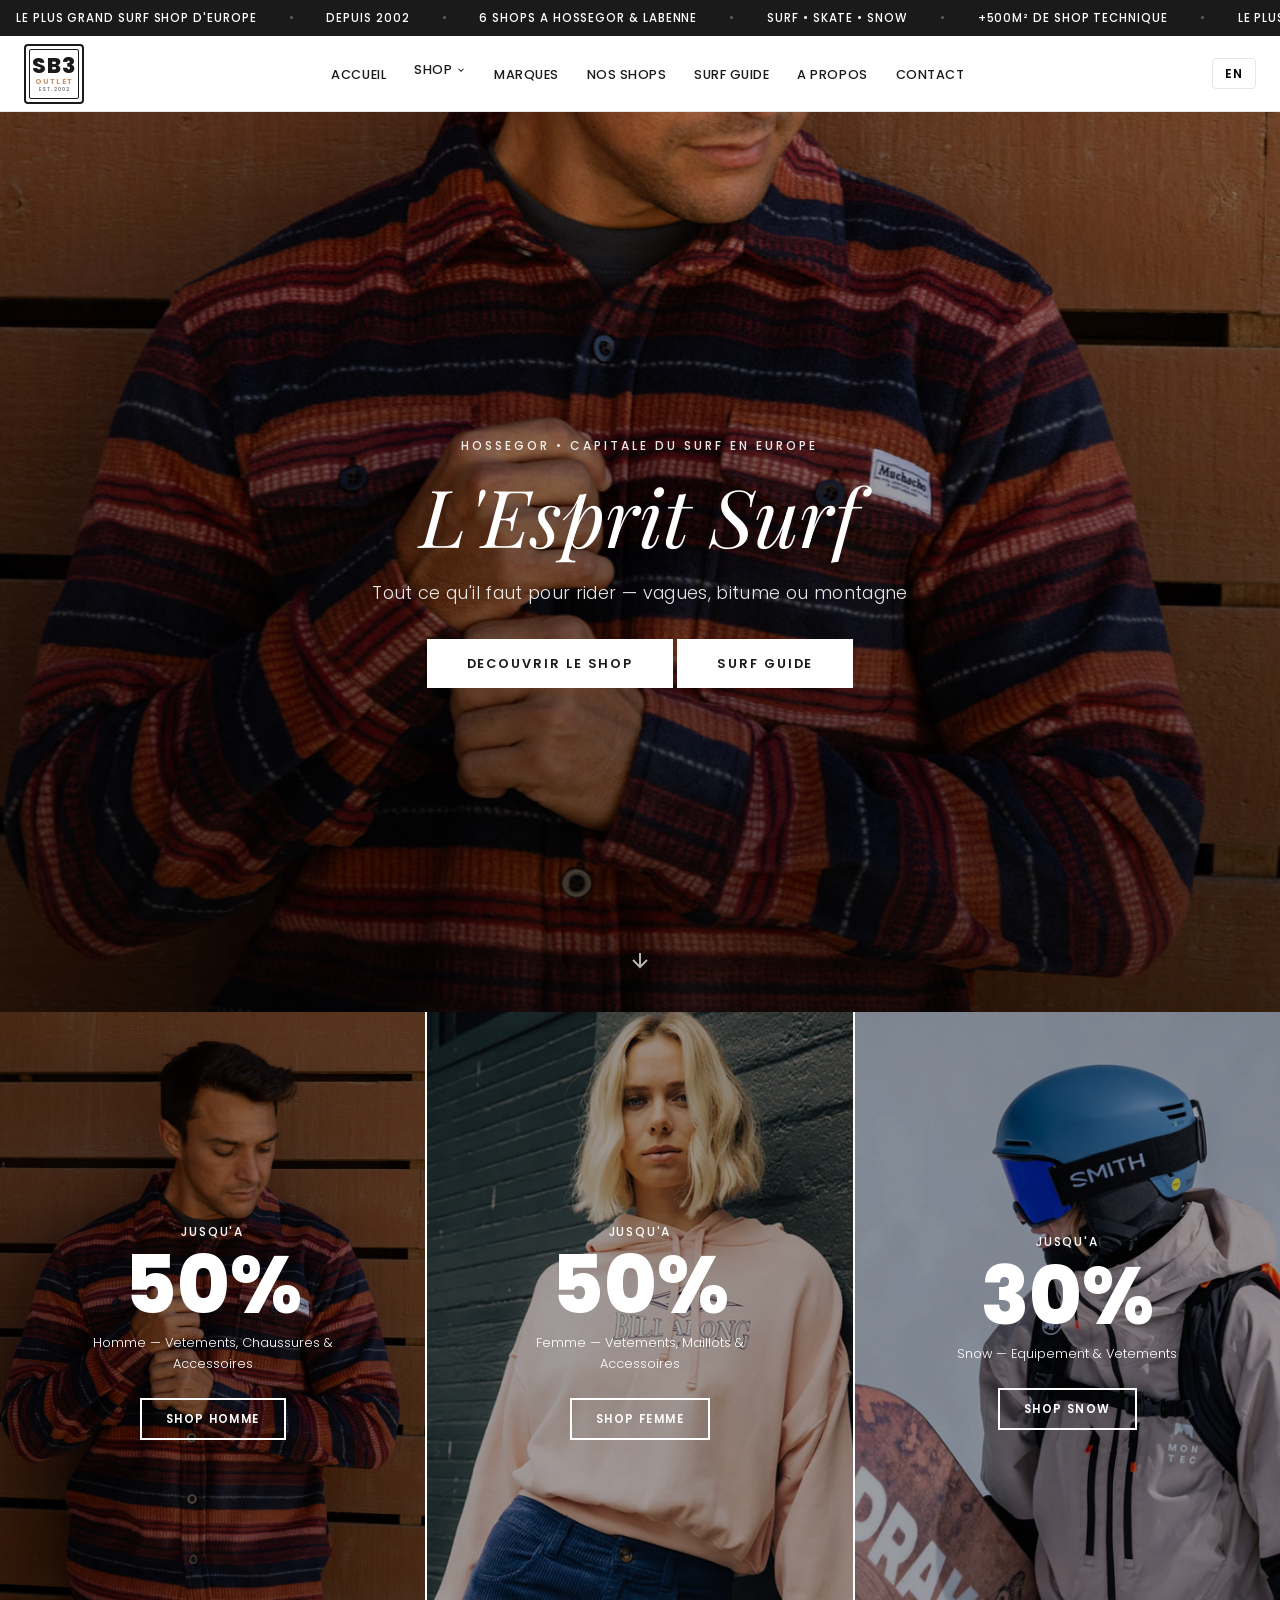
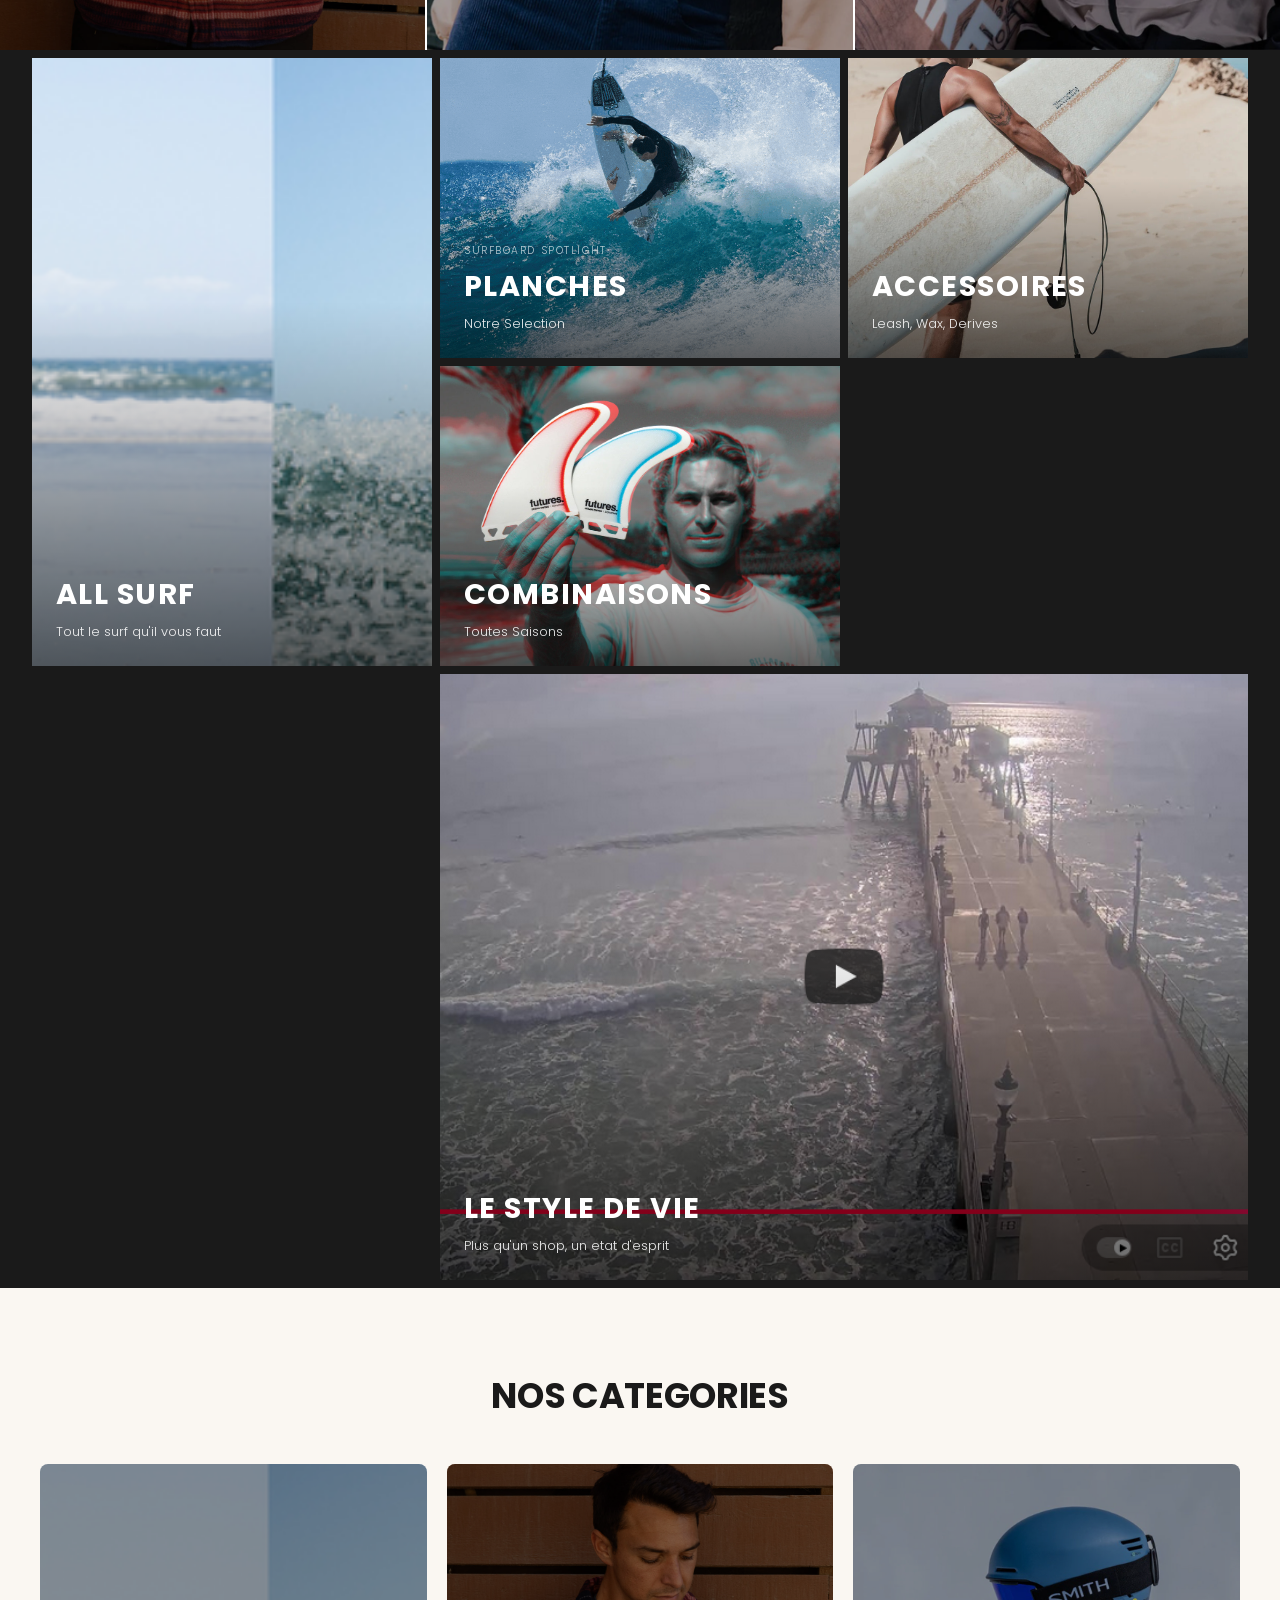
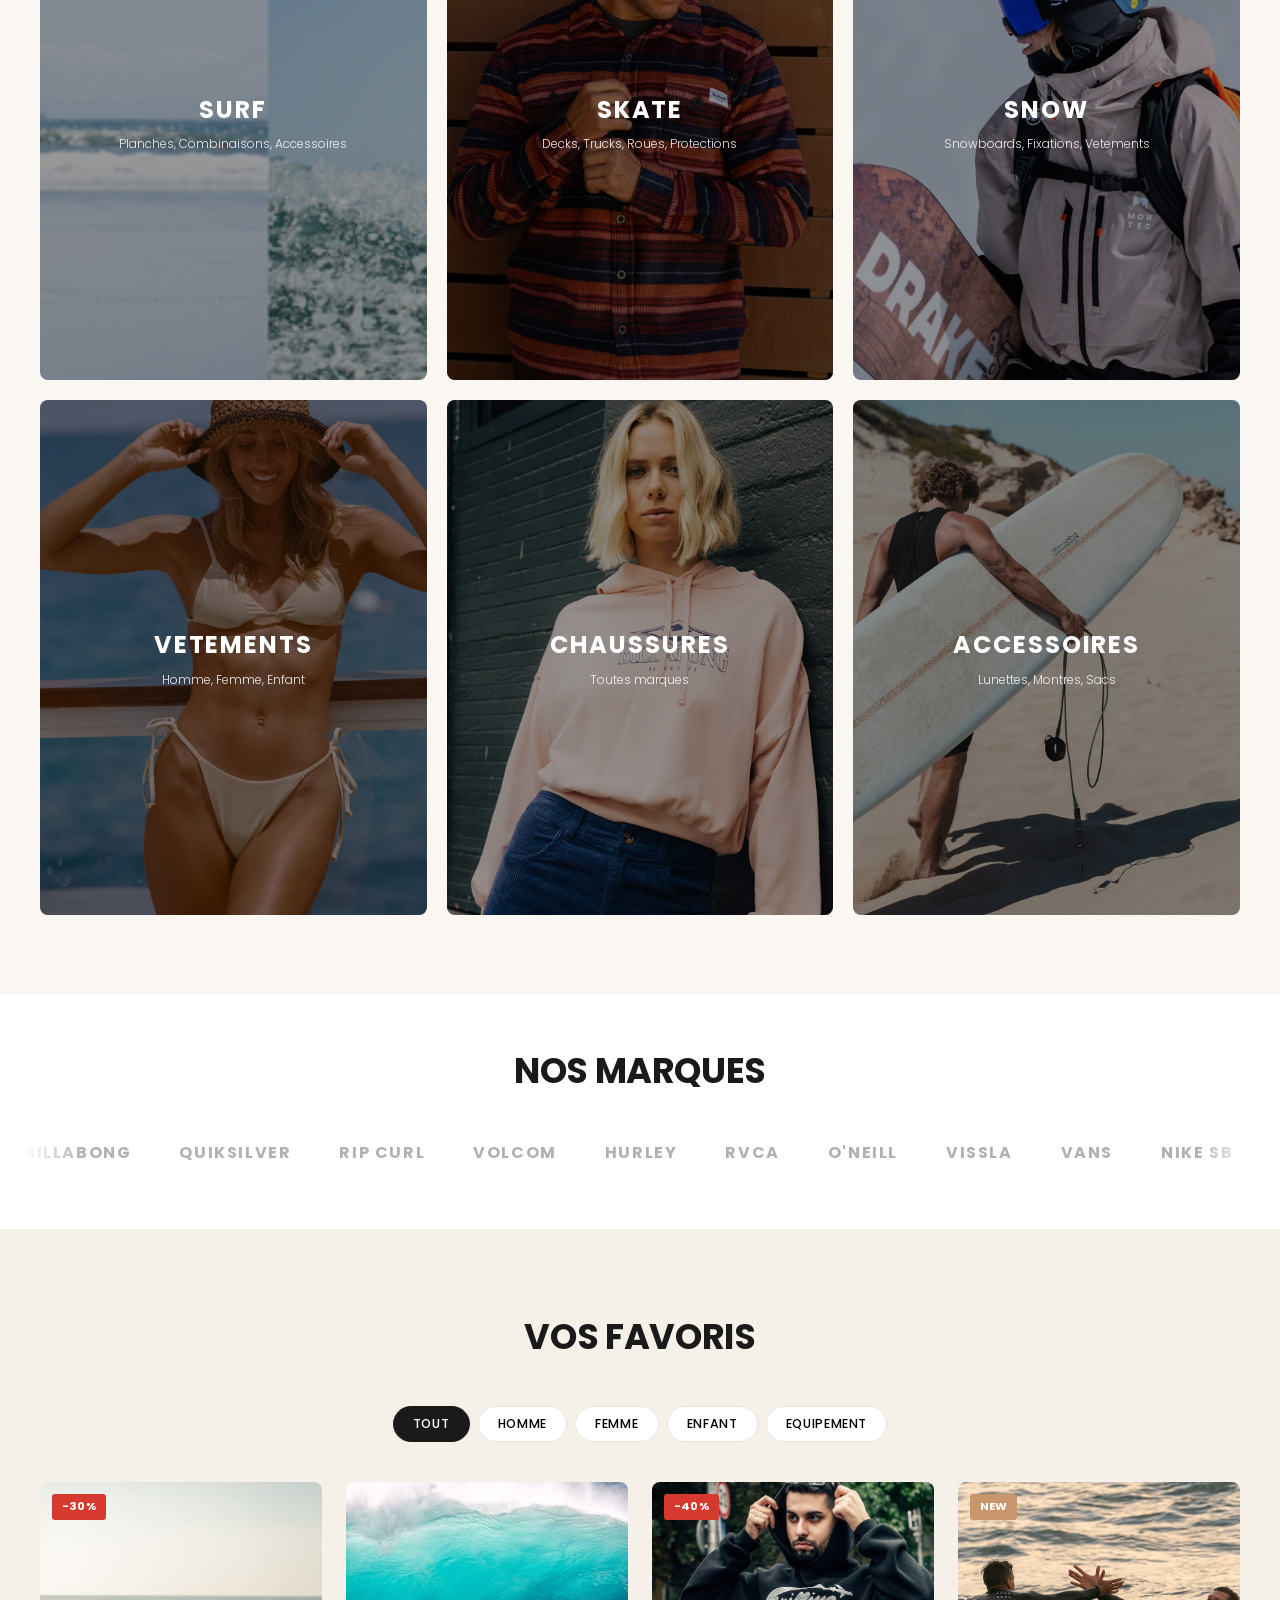
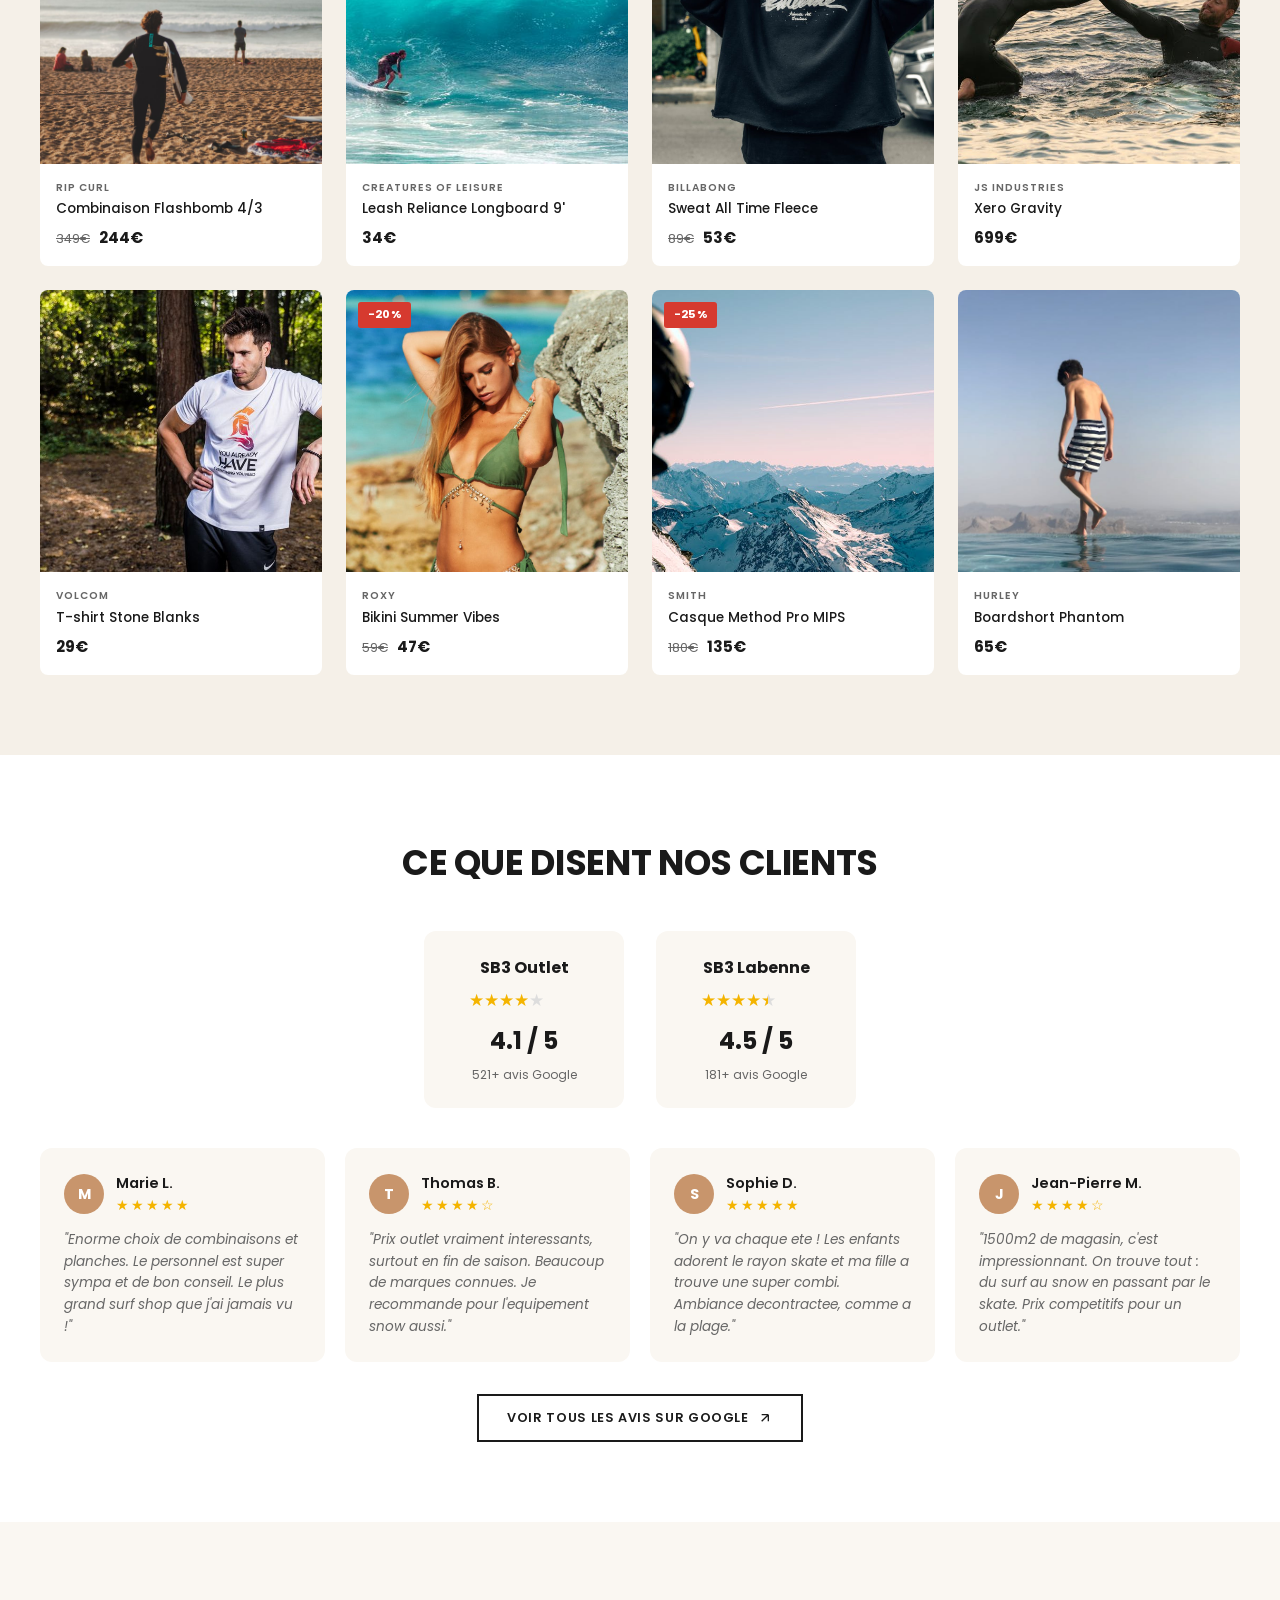
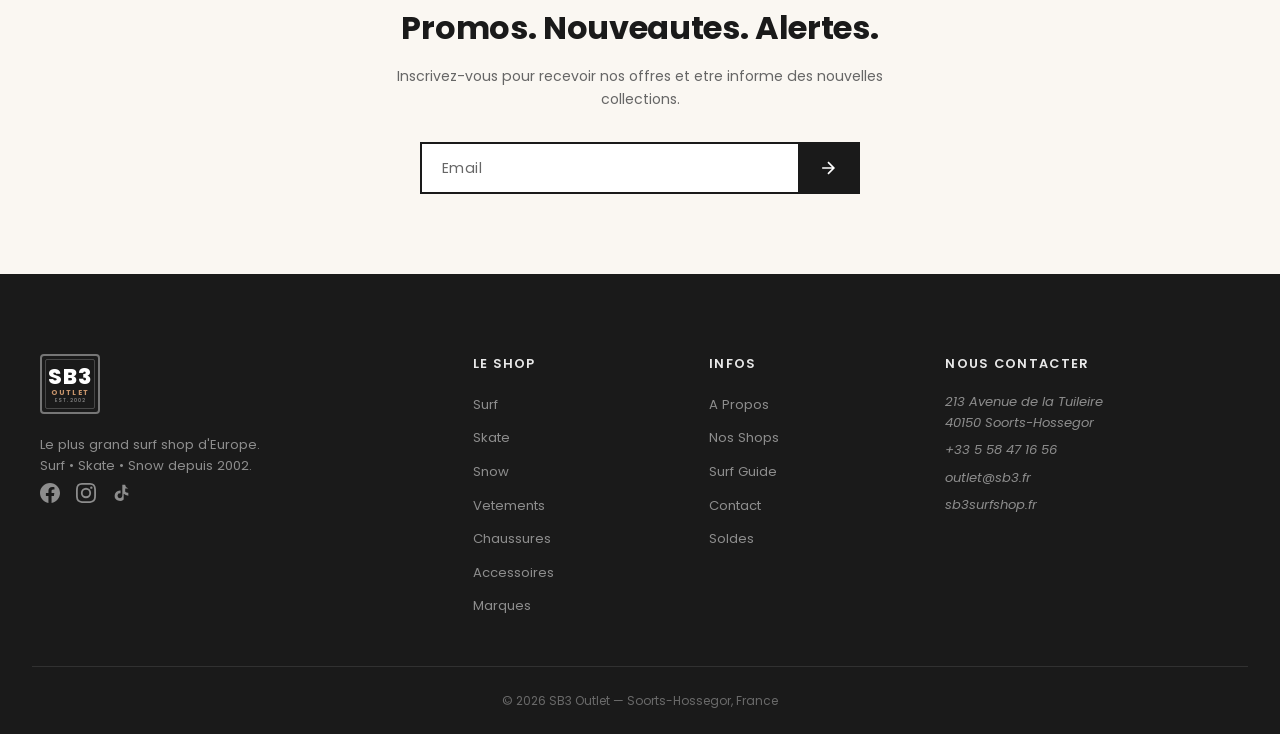
<file: index.html>
<!DOCTYPE html>
<html lang="fr">
<head>
  <meta charset="UTF-8">
  <meta name="viewport" content="width=device-width, initial-scale=1.0">
  <meta name="description" content="SB3 Outlet - Le plus grand surf shop d'Europe. Surf, Skate, Snow depuis 2002 a Hossegor. Plus de 1500m2 de produits des plus grandes marques.">
  <meta name="theme-color" content="#1a1a1a">
  <title>SB3 Outlet | Surf Skate Snow - Hossegor</title>
  <link rel="preconnect" href="https://fonts.googleapis.com">
  <link rel="preconnect" href="https://fonts.gstatic.com" crossorigin>
  <link href="https://fonts.googleapis.com/css2?family=Poppins:wght@300;400;500;600;700;800&family=Playfair+Display:ital,wght@0,400;0,700;1,400&display=swap" rel="stylesheet">
  <link rel="stylesheet" href="css/style.css">
</head>
<body>

  <!-- ====== TOP BAR (scrolling marquee) ====== -->
  <div class="top-bar" id="top-bar">
    <div class="top-bar__track">
      <span class="top-bar__item">
        <span class="fr">Le plus grand surf shop d'Europe</span>
        <span class="en">Europe's Largest Surf Shop</span>
      </span>
      <span class="top-bar__sep">&bull;</span>
      <span class="top-bar__item">
        <span class="fr">Depuis 2002</span>
        <span class="en">Since 2002</span>
      </span>
      <span class="top-bar__sep">&bull;</span>
      <span class="top-bar__item">
        <span class="fr">6 shops a Hossegor &amp; Labenne</span>
        <span class="en">6 shops in Hossegor &amp; Labenne</span>
      </span>
      <span class="top-bar__sep">&bull;</span>
      <span class="top-bar__item">
        <span class="fr">Surf &bull; Skate &bull; Snow</span>
        <span class="en">Surf &bull; Skate &bull; Snow</span>
      </span>
      <span class="top-bar__sep">&bull;</span>
      <span class="top-bar__item">
        <span class="fr">+500m&sup2; de shop technique</span>
        <span class="en">+500m&sup2; Technical Shop</span>
      </span>
      <span class="top-bar__sep">&bull;</span>
      <!-- Duplicate for seamless scroll -->
      <span class="top-bar__item">
        <span class="fr">Le plus grand surf shop d'Europe</span>
        <span class="en">Europe's Largest Surf Shop</span>
      </span>
      <span class="top-bar__sep">&bull;</span>
      <span class="top-bar__item">
        <span class="fr">Depuis 2002</span>
        <span class="en">Since 2002</span>
      </span>
      <span class="top-bar__sep">&bull;</span>
      <span class="top-bar__item">
        <span class="fr">6 shops a Hossegor &amp; Labenne</span>
        <span class="en">6 shops in Hossegor &amp; Labenne</span>
      </span>
      <span class="top-bar__sep">&bull;</span>
      <span class="top-bar__item">
        <span class="fr">Surf &bull; Skate &bull; Snow</span>
        <span class="en">Surf &bull; Skate &bull; Snow</span>
      </span>
      <span class="top-bar__sep">&bull;</span>
      <span class="top-bar__item">
        <span class="fr">+500m&sup2; de shop technique</span>
        <span class="en">+500m&sup2; Technical Shop</span>
      </span>
    </div>
  </div>

  <!-- ====== NAV (sticky, shared across all pages) ====== -->
  <nav class="nav" id="nav">
    <div class="nav__inner">
      <div class="nav__logo">
        <a href="index.html">
          <div class="logo-badge">
            <span class="logo-badge__main">SB3</span>
            <span class="logo-badge__sub">OUTLET</span>
            <span class="logo-badge__est">EST. 2002</span>
          </div>
        </a>
      </div>

      <ul class="nav__links" id="nav-links">
        <li>
          <a href="index.html" class="nav__link nav__link--active">
            <span class="fr">Accueil</span>
            <span class="en">Home</span>
          </a>
        </li>
        <li class="nav__dropdown">
          <button class="nav__link nav__dropdown-trigger" aria-expanded="false" aria-haspopup="true">
            <span class="fr">Shop</span>
            <span class="en">Shop</span>
            <svg class="nav__dropdown-arrow" width="10" height="10" viewBox="0 0 24 24" fill="none" stroke="currentColor" stroke-width="2.5"><path d="M6 9l6 6 6-6"/></svg>
          </button>
          <ul class="nav__dropdown-menu">
            <li><a href="surf.html">Surf</a></li>
            <li><a href="skate.html">Skate</a></li>
            <li><a href="snow.html">Snow</a></li>
            <li><a href="clothing.html"><span class="fr">Vetements</span><span class="en">Clothing</span></a></li>
            <li><a href="shoes.html"><span class="fr">Chaussures</span><span class="en">Shoes</span></a></li>
            <li><a href="accessories.html"><span class="fr">Accessoires</span><span class="en">Accessories</span></a></li>
          </ul>
        </li>
        <li>
          <a href="brands.html" class="nav__link">
            <span class="fr">Marques</span>
            <span class="en">Brands</span>
          </a>
        </li>
        <li>
          <a href="shops.html" class="nav__link">
            <span class="fr">Nos Shops</span>
            <span class="en">Our Shops</span>
          </a>
        </li>
        <li>
          <a href="surf-guide.html" class="nav__link">
            <span class="fr">Surf Guide</span>
            <span class="en">Surf Guide</span>
          </a>
        </li>
        <li>
          <a href="about.html" class="nav__link">
            <span class="fr">A Propos</span>
            <span class="en">About</span>
          </a>
        </li>
        <li>
          <a href="contact.html" class="nav__link">
            <span class="fr">Contact</span>
            <span class="en">Contact</span>
          </a>
        </li>
      </ul>

      <div class="nav__actions">
        <button class="nav__lang-btn" id="lang-toggle" aria-label="Toggle language">
          <span class="fr">EN</span>
          <span class="en">FR</span>
        </button>
        <button class="nav__burger" id="burger" aria-expanded="false" aria-controls="mobile-menu" aria-label="Menu">
          <span></span><span></span><span></span>
        </button>
      </div>
    </div>
  </nav>

  <!-- ====== MOBILE MENU (full-screen slide from right) ====== -->
  <div class="mobile-menu" id="mobile-menu" aria-hidden="true">
    <div class="mobile-menu__inner">
      <a href="index.html" class="mobile-menu__link mobile-menu__link--active">
        <span class="fr">Accueil</span>
        <span class="en">Home</span>
      </a>

      <details class="mobile-menu__details">
        <summary class="mobile-menu__link">
          <span class="fr">Shop</span>
          <span class="en">Shop</span>
          <svg class="mobile-menu__chevron" width="14" height="14" viewBox="0 0 24 24" fill="none" stroke="currentColor" stroke-width="2.5"><path d="M6 9l6 6 6-6"/></svg>
        </summary>
        <div class="mobile-menu__submenu">
          <a href="surf.html">Surf</a>
          <a href="skate.html">Skate</a>
          <a href="snow.html">Snow</a>
          <a href="clothing.html"><span class="fr">Vetements</span><span class="en">Clothing</span></a>
          <a href="shoes.html"><span class="fr">Chaussures</span><span class="en">Shoes</span></a>
          <a href="accessories.html"><span class="fr">Accessoires</span><span class="en">Accessories</span></a>
        </div>
      </details>

      <a href="brands.html" class="mobile-menu__link">
        <span class="fr">Marques</span>
        <span class="en">Brands</span>
      </a>
      <a href="shops.html" class="mobile-menu__link">
        <span class="fr">Nos Shops</span>
        <span class="en">Our Shops</span>
      </a>
      <a href="surf-guide.html" class="mobile-menu__link">
        <span class="fr">Surf Guide</span>
        <span class="en">Surf Guide</span>
      </a>
      <a href="about.html" class="mobile-menu__link">
        <span class="fr">A Propos</span>
        <span class="en">About</span>
      </a>
      <a href="contact.html" class="mobile-menu__link">
        <span class="fr">Contact</span>
        <span class="en">Contact</span>
      </a>

      <div class="mobile-menu__footer">
        <button class="mobile-menu__lang" id="lang-toggle-mobile">
          <span class="fr">English</span>
          <span class="en">Francais</span>
        </button>
      </div>
    </div>
  </div>

  <!-- ====== HERO (video background) ====== -->
  <section class="hero" id="hero">
    <div class="hero__video-wrap">
      <video class="hero__video" autoplay muted loop playsinline preload="metadata" poster="images/hero-lifestyle.jpg">
        <source src="images/hero-video.mp4" type="video/mp4">
      </video>
      <div class="hero__overlay"></div>
    </div>
    <div class="hero__content">
      <p class="hero__eyebrow">
        <span class="fr">Hossegor &bull; Capitale du Surf en Europe</span>
        <span class="en">Hossegor &bull; Surf Capital of Europe</span>
      </p>
      <h1 class="hero__title">
        <span class="hero__title-script">
          <span class="fr">L'Esprit Surf</span>
          <span class="en">The Surf Life</span>
        </span>
      </h1>
      <p class="hero__subtitle">
        <span class="fr">Tout ce qu'il faut pour rider &mdash; vagues, bitume ou montagne</span>
        <span class="en">Everything you need to ride &mdash; waves, pavement, or mountains</span>
      </p>
      <div class="hero__ctas">
        <a href="surf.html" class="hero__cta">
          <span class="fr">Decouvrir le Shop</span>
          <span class="en">Explore the Shop</span>
        </a>
        <a href="surf-guide.html" class="hero__cta hero__cta--outline">
          <span class="fr">Surf Guide</span>
          <span class="en">Surf Guide</span>
        </a>
      </div>
    </div>
    <div class="hero__scroll-hint" aria-hidden="true">
      <svg width="24" height="24" viewBox="0 0 24 24" fill="none" stroke="currentColor" stroke-width="2"><path d="M12 5v14M19 12l-7 7-7-7"/></svg>
    </div>
  </section>

  <!-- ====== SALE BANNER (3 cards) ====== -->
  <section class="sale-banner reveal">
    <div class="sale-banner__grid">
      <a href="sale.html" class="sale-card sale-card--mens">
        <img src="images/hero-lifestyle.jpg" alt="Men's Sale" loading="lazy" width="600" height="400">
        <div class="sale-card__overlay">
          <p class="sale-card__label">
            <span class="fr">JUSQU'A</span>
            <span class="en">UP TO</span>
          </p>
          <p class="sale-card__percent">50<span>%</span></p>
          <p class="sale-card__desc">
            <span class="fr">Homme &mdash; Vetements, Chaussures &amp; Accessoires</span>
            <span class="en">Men's Clothing, Shoes &amp; Accessories</span>
          </p>
          <span class="sale-card__btn">
            <span class="fr">SHOP HOMME</span>
            <span class="en">SHOP MENS</span>
          </span>
        </div>
      </a>
      <a href="sale.html" class="sale-card sale-card--womens">
        <img src="images/sale-womens.jpg" alt="Women's Sale" loading="lazy" width="600" height="400">
        <div class="sale-card__overlay">
          <p class="sale-card__label">
            <span class="fr">JUSQU'A</span>
            <span class="en">UP TO</span>
          </p>
          <p class="sale-card__percent">50<span>%</span></p>
          <p class="sale-card__desc">
            <span class="fr">Femme &mdash; Vetements, Maillots &amp; Accessoires</span>
            <span class="en">Women's Clothing, Swimwear &amp; Accessories</span>
          </p>
          <span class="sale-card__btn">
            <span class="fr">SHOP FEMME</span>
            <span class="en">SHOP WOMENS</span>
          </span>
        </div>
      </a>
      <a href="sale.html" class="sale-card sale-card--snow">
        <img src="images/sale-snow.jpg" alt="Snow Sale" loading="lazy" width="600" height="400">
        <div class="sale-card__overlay">
          <p class="sale-card__label">
            <span class="fr">JUSQU'A</span>
            <span class="en">UP TO</span>
          </p>
          <p class="sale-card__percent">30<span>%</span></p>
          <p class="sale-card__desc">
            <span class="fr">Snow &mdash; Equipement &amp; Vetements</span>
            <span class="en">Snow Gear &amp; Apparel</span>
          </p>
          <span class="sale-card__btn">
            <span class="fr">SHOP SNOW</span>
            <span class="en">SHOP SNOW</span>
          </span>
        </div>
      </a>
    </div>
  </section>

  <!-- ====== ALL SURF MOSAIC GRID ====== -->
  <section class="all-surf" id="all-surf">
    <div class="all-surf__grid reveal">
      <a href="surf.html" class="all-surf__item all-surf__item--large">
        <img src="images/all-surf.png" alt="All Surf" loading="lazy" width="800" height="600">
        <div class="all-surf__item-overlay">
          <strong>ALL SURF</strong>
          <p>
            <span class="fr">Tout le surf qu'il vous faut</span>
            <span class="en">Everything You Need to Surf</span>
          </p>
        </div>
      </a>
      <a href="surf.html#boards" class="all-surf__item">
        <img src="images/surfboard-spotlight.gif" alt="Surfboard Spotlight" loading="lazy" width="400" height="400">
        <div class="all-surf__item-overlay">
          <p class="all-surf__item-eyebrow">SURFBOARD SPOTLIGHT</p>
          <strong>
            <span class="fr">PLANCHES</span>
            <span class="en">BOARDS</span>
          </strong>
          <p>
            <span class="fr">Notre Selection</span>
            <span class="en">Shop Now</span>
          </p>
        </div>
      </a>
      <a href="accessories.html" class="all-surf__item">
        <img src="images/surf-gear.jpg" alt="Surf Leashes &amp; Accessories" loading="lazy" width="400" height="400">
        <div class="all-surf__item-overlay">
          <strong>
            <span class="fr">ACCESSOIRES</span>
            <span class="en">ACCESSORIES</span>
          </strong>
          <p>
            <span class="fr">Leash, Wax, Derives</span>
            <span class="en">Leashes, Wax, Fins</span>
          </p>
        </div>
      </a>
      <a href="surf.html#wetsuits" class="all-surf__item">
        <img src="images/lifestyle-wetsuit.webp" alt="Wetsuits" loading="lazy" width="400" height="400">
        <div class="all-surf__item-overlay">
          <strong>
            <span class="fr">COMBINAISONS</span>
            <span class="en">WETSUITS</span>
          </strong>
          <p>
            <span class="fr">Toutes Saisons</span>
            <span class="en">All Seasons</span>
          </p>
        </div>
      </a>
      <a href="about.html" class="all-surf__item all-surf__item--wide">
        <img src="images/beach-pier.png" alt="Beach lifestyle" loading="lazy" width="800" height="400">
        <div class="all-surf__item-overlay">
          <strong>
            <span class="fr">LE STYLE DE VIE</span>
            <span class="en">THE LIFESTYLE</span>
          </strong>
          <p>
            <span class="fr">Plus qu'un shop, un etat d'esprit</span>
            <span class="en">More than a shop, a state of mind</span>
          </p>
        </div>
      </a>
    </div>
  </section>

  <!-- ====== SHOP BY CATEGORY (6 cards) ====== -->
  <section class="categories" id="categories">
    <h2 class="section-title reveal">
      <span class="fr">Nos Categories</span>
      <span class="en">Shop By Category</span>
    </h2>
    <div class="categories__grid reveal">
      <a href="surf.html" class="cat-card">
        <img src="images/all-surf.png" alt="Surf" loading="lazy" width="400" height="500">
        <div class="cat-card__overlay">
          <h3>SURF</h3>
          <p>
            <span class="fr">Planches, Combinaisons, Accessoires</span>
            <span class="en">Boards, Wetsuits, Accessories</span>
          </p>
        </div>
      </a>
      <a href="skate.html" class="cat-card">
        <img src="images/hero-lifestyle.jpg" alt="Skate" loading="lazy" width="400" height="500">
        <div class="cat-card__overlay">
          <h3>SKATE</h3>
          <p>
            <span class="fr">Decks, Trucks, Roues, Protections</span>
            <span class="en">Decks, Trucks, Wheels, Pads</span>
          </p>
        </div>
      </a>
      <a href="snow.html" class="cat-card">
        <img src="images/sale-snow.jpg" alt="Snow" loading="lazy" width="400" height="500">
        <div class="cat-card__overlay">
          <h3>SNOW</h3>
          <p>
            <span class="fr">Snowboards, Fixations, Vetements</span>
            <span class="en">Snowboards, Bindings, Apparel</span>
          </p>
        </div>
      </a>
      <a href="clothing.html" class="cat-card">
        <img src="images/hero-model.jpg" alt="Clothing" loading="lazy" width="400" height="500">
        <div class="cat-card__overlay">
          <h3>
            <span class="fr">VETEMENTS</span>
            <span class="en">CLOTHING</span>
          </h3>
          <p>
            <span class="fr">Homme, Femme, Enfant</span>
            <span class="en">Men, Women, Kids</span>
          </p>
        </div>
      </a>
      <a href="shoes.html" class="cat-card">
        <img src="images/sale-womens.jpg" alt="Shoes" loading="lazy" width="400" height="500">
        <div class="cat-card__overlay">
          <h3>
            <span class="fr">CHAUSSURES</span>
            <span class="en">SHOES</span>
          </h3>
          <p>
            <span class="fr">Toutes marques</span>
            <span class="en">All brands</span>
          </p>
        </div>
      </a>
      <a href="accessories.html" class="cat-card">
        <img src="images/surf-gear.jpg" alt="Accessories" loading="lazy" width="400" height="500">
        <div class="cat-card__overlay">
          <h3>
            <span class="fr">ACCESSOIRES</span>
            <span class="en">ACCESSORIES</span>
          </h3>
          <p>
            <span class="fr">Lunettes, Montres, Sacs</span>
            <span class="en">Sunglasses, Watches, Bags</span>
          </p>
        </div>
      </a>
    </div>
  </section>

  <!-- ====== BRANDS BAR (scrolling) ====== -->
  <section class="brands" id="brands">
    <h2 class="section-title reveal">
      <span class="fr">Nos Marques</span>
      <span class="en">Our Brands</span>
    </h2>
    <div class="brands__track reveal">
      <div class="brands__scroll">
        <span class="brand-logo">BILLABONG</span>
        <span class="brand-logo">QUIKSILVER</span>
        <span class="brand-logo">RIP CURL</span>
        <span class="brand-logo">VOLCOM</span>
        <span class="brand-logo">HURLEY</span>
        <span class="brand-logo">RVCA</span>
        <span class="brand-logo">O'NEILL</span>
        <span class="brand-logo">VISSLA</span>
        <span class="brand-logo">VANS</span>
        <span class="brand-logo">NIKE SB</span>
        <span class="brand-logo">DC SHOES</span>
        <span class="brand-logo">ELEMENT</span>
        <span class="brand-logo">PICTURE</span>
        <span class="brand-logo">SALTY CREW</span>
        <span class="brand-logo">DAKINE</span>
        <span class="brand-logo">FCS</span>
        <span class="brand-logo">CHANNEL ISLANDS</span>
        <!-- Duplicate for seamless scroll -->
        <span class="brand-logo">BILLABONG</span>
        <span class="brand-logo">QUIKSILVER</span>
        <span class="brand-logo">RIP CURL</span>
        <span class="brand-logo">VOLCOM</span>
        <span class="brand-logo">HURLEY</span>
        <span class="brand-logo">RVCA</span>
        <span class="brand-logo">O'NEILL</span>
        <span class="brand-logo">VISSLA</span>
        <span class="brand-logo">VANS</span>
        <span class="brand-logo">NIKE SB</span>
        <span class="brand-logo">DC SHOES</span>
        <span class="brand-logo">ELEMENT</span>
        <span class="brand-logo">PICTURE</span>
        <span class="brand-logo">SALTY CREW</span>
        <span class="brand-logo">DAKINE</span>
        <span class="brand-logo">FCS</span>
        <span class="brand-logo">CHANNEL ISLANDS</span>
      </div>
    </div>
  </section>

  <!-- ====== FEATURED PRODUCTS (8 cards with tabs) ====== -->
  <section class="products" id="products">
    <h2 class="section-title reveal">
      <span class="fr">Vos Favoris</span>
      <span class="en">Your Favorites</span>
    </h2>
    <div class="products__tabs reveal">
      <button class="products__tab products__tab--active" data-tab="all">
        <span class="fr">Tout</span>
        <span class="en">All</span>
      </button>
      <button class="products__tab" data-tab="mens">
        <span class="fr">Homme</span>
        <span class="en">Mens</span>
      </button>
      <button class="products__tab" data-tab="womens">
        <span class="fr">Femme</span>
        <span class="en">Womens</span>
      </button>
      <button class="products__tab" data-tab="kids">
        <span class="fr">Enfant</span>
        <span class="en">Kids</span>
      </button>
      <button class="products__tab" data-tab="gear">
        <span class="fr">Equipement</span>
        <span class="en">Gear</span>
      </button>
    </div>
    <div class="products__grid reveal">
      <!-- Product 1 -->
      <div class="product-card" data-category="mens gear">
        <div class="product-card__img">
          <img src="images/photos/surf-wetsuit-mens.jpg" alt="Combinaison 4/3" loading="lazy" width="300" height="400">
          <span class="product-card__badge">-30%</span>
        </div>
        <div class="product-card__info">
          <p class="product-card__brand">RIP CURL</p>
          <p class="product-card__name">
            <span class="fr">Combinaison Flashbomb 4/3</span>
            <span class="en">Flashbomb 4/3 Wetsuit</span>
          </p>
          <p class="product-card__price">
            <span class="product-card__price--old">349&euro;</span> 244&euro;
          </p>
        </div>
      </div>
      <!-- Product 2 -->
      <div class="product-card" data-category="gear">
        <div class="product-card__img">
          <img src="images/photos/surf-leash.jpg" alt="Leash" loading="lazy" width="300" height="400">
        </div>
        <div class="product-card__info">
          <p class="product-card__brand">CREATURES OF LEISURE</p>
          <p class="product-card__name">
            <span class="fr">Leash Reliance Longboard 9'</span>
            <span class="en">Reliance Longboard 9' Leash</span>
          </p>
          <p class="product-card__price">34&euro;</p>
        </div>
      </div>
      <!-- Product 3 -->
      <div class="product-card" data-category="womens">
        <div class="product-card__img">
          <img src="images/photos/clothing-hoodie-mens.jpg" alt="Sweatshirt" loading="lazy" width="300" height="400">
          <span class="product-card__badge">-40%</span>
        </div>
        <div class="product-card__info">
          <p class="product-card__brand">BILLABONG</p>
          <p class="product-card__name">
            <span class="fr">Sweat All Time Fleece</span>
            <span class="en">All Time Fleece P/O Sweatshirt</span>
          </p>
          <p class="product-card__price">
            <span class="product-card__price--old">89&euro;</span> 53&euro;
          </p>
        </div>
      </div>
      <!-- Product 4 -->
      <div class="product-card" data-category="gear">
        <div class="product-card__img">
          <img src="images/photos/surf-longboard.jpg" alt="Surfboard" loading="lazy" width="300" height="400">
          <span class="product-card__badge product-card__badge--new">NEW</span>
        </div>
        <div class="product-card__info">
          <p class="product-card__brand">JS INDUSTRIES</p>
          <p class="product-card__name">Xero Gravity</p>
          <p class="product-card__price">699&euro;</p>
        </div>
      </div>
      <!-- Product 5 -->
      <div class="product-card" data-category="mens">
        <div class="product-card__img">
          <img src="images/photos/clothing-tshirt-mens.jpg" alt="T-shirt" loading="lazy" width="300" height="400">
        </div>
        <div class="product-card__info">
          <p class="product-card__brand">VOLCOM</p>
          <p class="product-card__name">
            <span class="fr">T-shirt Stone Blanks</span>
            <span class="en">Stone Blanks Tee</span>
          </p>
          <p class="product-card__price">29&euro;</p>
        </div>
      </div>
      <!-- Product 6 -->
      <div class="product-card" data-category="womens kids">
        <div class="product-card__img">
          <img src="images/photos/clothing-bikini.jpg" alt="Bikini" loading="lazy" width="300" height="400">
          <span class="product-card__badge">-20%</span>
        </div>
        <div class="product-card__info">
          <p class="product-card__brand">ROXY</p>
          <p class="product-card__name">
            <span class="fr">Bikini Summer Vibes</span>
            <span class="en">Summer Vibes Bikini</span>
          </p>
          <p class="product-card__price">
            <span class="product-card__price--old">59&euro;</span> 47&euro;
          </p>
        </div>
      </div>
      <!-- Product 7 -->
      <div class="product-card" data-category="gear">
        <div class="product-card__img">
          <img src="images/photos/snow-goggles.jpg" alt="Casque Snow" loading="lazy" width="300" height="400">
          <span class="product-card__badge">-25%</span>
        </div>
        <div class="product-card__info">
          <p class="product-card__brand">SMITH</p>
          <p class="product-card__name">
            <span class="fr">Casque Method Pro MIPS</span>
            <span class="en">Method Pro MIPS Helmet</span>
          </p>
          <p class="product-card__price">
            <span class="product-card__price--old">180&euro;</span> 135&euro;
          </p>
        </div>
      </div>
      <!-- Product 8 -->
      <div class="product-card" data-category="mens">
        <div class="product-card__img">
          <img src="images/photos/clothing-boardshorts.jpg" alt="Boardshort" loading="lazy" width="300" height="400">
        </div>
        <div class="product-card__info">
          <p class="product-card__brand">HURLEY</p>
          <p class="product-card__name">
            <span class="fr">Boardshort Phantom</span>
            <span class="en">Phantom Boardshort</span>
          </p>
          <p class="product-card__price">65&euro;</p>
        </div>
      </div>
    </div>
  </section>

  <!-- ====== GOOGLE REVIEWS ====== -->
  <section class="reviews" id="reviews">
    <h2 class="section-title reveal">
      <span class="fr">Ce que disent nos clients</span>
      <span class="en">What Our Customers Say</span>
    </h2>
    <div class="reviews__summaries reveal">
      <div class="reviews__summary">
        <h3>SB3 Outlet</h3>
        <div class="reviews__stars" aria-label="4.1 out of 5 stars">
          <svg viewBox="0 0 120 20" class="stars-svg" role="img">
            <defs>
              <linearGradient id="star41">
                <stop offset="82%" stop-color="#f4b400"/>
                <stop offset="82%" stop-color="#ddd"/>
              </linearGradient>
            </defs>
            <text x="0" y="16" font-size="18" fill="url(#star41)">&#9733;&#9733;&#9733;&#9733;&#9733;</text>
          </svg>
        </div>
        <p class="reviews__rating">4.1 / 5</p>
        <p class="reviews__count">521+ <span class="fr">avis Google</span><span class="en">Google reviews</span></p>
      </div>
      <div class="reviews__summary">
        <h3>SB3 Labenne</h3>
        <div class="reviews__stars" aria-label="4.5 out of 5 stars">
          <svg viewBox="0 0 120 20" class="stars-svg" role="img">
            <defs>
              <linearGradient id="star45">
                <stop offset="90%" stop-color="#f4b400"/>
                <stop offset="90%" stop-color="#ddd"/>
              </linearGradient>
            </defs>
            <text x="0" y="16" font-size="18" fill="url(#star45)">&#9733;&#9733;&#9733;&#9733;&#9733;</text>
          </svg>
        </div>
        <p class="reviews__rating">4.5 / 5</p>
        <p class="reviews__count">181+ <span class="fr">avis Google</span><span class="en">Google reviews</span></p>
      </div>
    </div>
    <div class="reviews__grid reveal">
      <div class="review-card">
        <div class="review-card__header">
          <div class="review-card__avatar">M</div>
          <div>
            <p class="review-card__name">Marie L.</p>
            <p class="review-card__stars">&#9733;&#9733;&#9733;&#9733;&#9733;</p>
          </div>
        </div>
        <p class="review-card__text">
          <span class="fr">"Enorme choix de combinaisons et planches. Le personnel est super sympa et de bon conseil. Le plus grand surf shop que j'ai jamais vu !"</span>
          <span class="en">"Huge selection of wetsuits and boards. Staff is super friendly and knowledgeable. The biggest surf shop I've ever seen!"</span>
        </p>
      </div>
      <div class="review-card">
        <div class="review-card__header">
          <div class="review-card__avatar">T</div>
          <div>
            <p class="review-card__name">Thomas B.</p>
            <p class="review-card__stars">&#9733;&#9733;&#9733;&#9733;&#9734;</p>
          </div>
        </div>
        <p class="review-card__text">
          <span class="fr">"Prix outlet vraiment interessants, surtout en fin de saison. Beaucoup de marques connues. Je recommande pour l'equipement snow aussi."</span>
          <span class="en">"Really good outlet prices, especially end of season. Lots of well-known brands. I recommend for snow gear too."</span>
        </p>
      </div>
      <div class="review-card">
        <div class="review-card__header">
          <div class="review-card__avatar">S</div>
          <div>
            <p class="review-card__name">Sophie D.</p>
            <p class="review-card__stars">&#9733;&#9733;&#9733;&#9733;&#9733;</p>
          </div>
        </div>
        <p class="review-card__text">
          <span class="fr">"On y va chaque ete ! Les enfants adorent le rayon skate et ma fille a trouve une super combi. Ambiance decontractee, comme a la plage."</span>
          <span class="en">"We go every summer! Kids love the skate section and my daughter found an awesome wetsuit. Laid-back vibe, like being at the beach."</span>
        </p>
      </div>
      <div class="review-card">
        <div class="review-card__header">
          <div class="review-card__avatar">J</div>
          <div>
            <p class="review-card__name">Jean-Pierre M.</p>
            <p class="review-card__stars">&#9733;&#9733;&#9733;&#9733;&#9734;</p>
          </div>
        </div>
        <p class="review-card__text">
          <span class="fr">"1500m2 de magasin, c'est impressionnant. On trouve tout : du surf au snow en passant par le skate. Prix competitifs pour un outlet."</span>
          <span class="en">"1500m2 of shop space, it's impressive. You find everything: from surf to snow to skate. Competitive prices for an outlet."</span>
        </p>
      </div>
    </div>
    <div class="reviews__cta reveal">
      <a href="https://www.google.com/maps/place/SB3+Outlet/@43.6656,-1.3916,17z/" target="_blank" rel="noopener noreferrer" class="btn btn--outline">
        <span class="fr">Voir tous les avis sur Google</span>
        <span class="en">See all reviews on Google</span>
        <svg width="16" height="16" viewBox="0 0 24 24" fill="none" stroke="currentColor" stroke-width="2"><path d="M7 17L17 7M17 7H7M17 7v10"/></svg>
      </a>
    </div>
  </section>

  <!-- ====== NEWSLETTER ====== -->
  <section class="newsletter reveal">
    <div class="newsletter__inner">
      <h2 class="newsletter__title">
        <span class="fr">Promos. Nouveautes. Alertes.</span>
        <span class="en">Discounts. New Arrivals. Drop Alerts.</span>
      </h2>
      <p class="newsletter__desc">
        <span class="fr">Inscrivez-vous pour recevoir nos offres et etre informe des nouvelles collections.</span>
        <span class="en">Subscribe for store updates and discounts. Be the first to know about new collections and exclusive offers.</span>
      </p>
      <form class="newsletter__form" onsubmit="event.preventDefault();">
        <input type="email" class="newsletter__input" placeholder="Email" required aria-label="Email">
        <button type="submit" class="newsletter__btn" aria-label="Subscribe">
          <svg width="20" height="20" viewBox="0 0 24 24" fill="none" stroke="currentColor" stroke-width="2"><path d="M5 12h14M12 5l7 7-7 7"/></svg>
        </button>
      </form>
    </div>
  </section>

  <!-- ====== FOOTER (4 columns) ====== -->
  <footer class="footer">
    <div class="footer__top">
      <!-- Column 1: Logo + tagline + social -->
      <div class="footer__col">
        <div class="footer__logo">
          <div class="logo-badge logo-badge--light">
            <span class="logo-badge__main">SB3</span>
            <span class="logo-badge__sub">OUTLET</span>
            <span class="logo-badge__est">EST. 2002</span>
          </div>
        </div>
        <p class="footer__tagline">
          <span class="fr">Le plus grand surf shop d'Europe.<br>Surf &bull; Skate &bull; Snow depuis 2002.</span>
          <span class="en">Europe's largest surf shop.<br>Surf &bull; Skate &bull; Snow since 2002.</span>
        </p>
        <div class="footer__social">
          <a href="https://www.facebook.com/sb3outlethossegor/" target="_blank" rel="noopener noreferrer" aria-label="Facebook">
            <svg width="20" height="20" viewBox="0 0 24 24" fill="currentColor"><path d="M24 12.073c0-6.627-5.373-12-12-12s-12 5.373-12 12c0 5.99 4.388 10.954 10.125 11.854v-8.385H7.078v-3.47h3.047V9.43c0-3.007 1.792-4.669 4.533-4.669 1.312 0 2.686.235 2.686.235v2.953H15.83c-1.491 0-1.956.925-1.956 1.874v2.25h3.328l-.532 3.47h-2.796v8.385C19.612 23.027 24 18.062 24 12.073z"/></svg>
          </a>
          <a href="https://www.instagram.com/sb3surfshop/" target="_blank" rel="noopener noreferrer" aria-label="Instagram">
            <svg width="20" height="20" viewBox="0 0 24 24" fill="currentColor"><path d="M12 2.163c3.204 0 3.584.012 4.85.07 3.252.148 4.771 1.691 4.919 4.919.058 1.265.069 1.645.069 4.849 0 3.205-.012 3.584-.069 4.849-.149 3.225-1.664 4.771-4.919 4.919-1.266.058-1.644.07-4.85.07-3.204 0-3.584-.012-4.849-.07-3.26-.149-4.771-1.699-4.919-4.92-.058-1.265-.07-1.644-.07-4.849 0-3.204.013-3.583.07-4.849.149-3.227 1.664-4.771 4.919-4.919 1.266-.057 1.645-.069 4.849-.069zM12 0C8.741 0 8.333.014 7.053.072 2.695.272.273 2.69.073 7.052.014 8.333 0 8.741 0 12c0 3.259.014 3.668.072 4.948.2 4.358 2.618 6.78 6.98 6.98C8.333 23.986 8.741 24 12 24c3.259 0 3.668-.014 4.948-.072 4.354-.2 6.782-2.618 6.979-6.98.059-1.28.073-1.689.073-4.948 0-3.259-.014-3.667-.072-4.947-.196-4.354-2.617-6.78-6.979-6.98C15.668.014 15.259 0 12 0zm0 5.838a6.162 6.162 0 100 12.324 6.162 6.162 0 000-12.324zM12 16a4 4 0 110-8 4 4 0 010 8zm6.406-11.845a1.44 1.44 0 100 2.881 1.44 1.44 0 000-2.881z"/></svg>
          </a>
          <a href="https://www.tiktok.com/@sb3surfshop" target="_blank" rel="noopener noreferrer" aria-label="TikTok">
            <svg width="20" height="20" viewBox="0 0 24 24" fill="currentColor"><path d="M19.59 6.69a4.83 4.83 0 01-3.77-4.25V2h-3.45v13.67a2.89 2.89 0 01-2.88 2.5 2.89 2.89 0 01-2.89-2.89 2.89 2.89 0 012.89-2.89c.28 0 .54.04.79.1v-3.5a6.37 6.37 0 00-.79-.05A6.34 6.34 0 003.15 15.2a6.34 6.34 0 0010.86 4.46V13a8.28 8.28 0 005.58 2.17V11.7a4.83 4.83 0 01-3.77-1.24V6.69h3.77z"/></svg>
          </a>
        </div>
      </div>

      <!-- Column 2: Le Shop links -->
      <div class="footer__col">
        <h4>
          <span class="fr">Le Shop</span>
          <span class="en">The Shop</span>
        </h4>
        <ul>
          <li><a href="surf.html">Surf</a></li>
          <li><a href="skate.html">Skate</a></li>
          <li><a href="snow.html">Snow</a></li>
          <li><a href="clothing.html"><span class="fr">Vetements</span><span class="en">Clothing</span></a></li>
          <li><a href="shoes.html"><span class="fr">Chaussures</span><span class="en">Shoes</span></a></li>
          <li><a href="accessories.html"><span class="fr">Accessoires</span><span class="en">Accessories</span></a></li>
          <li><a href="brands.html"><span class="fr">Marques</span><span class="en">Brands</span></a></li>
        </ul>
      </div>

      <!-- Column 3: Infos links -->
      <div class="footer__col">
        <h4>
          <span class="fr">Infos</span>
          <span class="en">Info</span>
        </h4>
        <ul>
          <li><a href="about.html"><span class="fr">A Propos</span><span class="en">About Us</span></a></li>
          <li><a href="shops.html"><span class="fr">Nos Shops</span><span class="en">Our Shops</span></a></li>
          <li><a href="surf-guide.html"><span class="fr">Surf Guide</span><span class="en">Surf Guide</span></a></li>
          <li><a href="contact.html"><span class="fr">Contact</span><span class="en">Contact</span></a></li>
          <li><a href="sale.html"><span class="fr">Soldes</span><span class="en">Sale</span></a></li>
        </ul>
      </div>

      <!-- Column 4: Contact info -->
      <div class="footer__col">
        <h4>
          <span class="fr">Nous Contacter</span>
          <span class="en">Contact Us</span>
        </h4>
        <address class="footer__address">
          <p>213 Avenue de la Tuileire<br>40150 Soorts-Hossegor</p>
          <p><a href="tel:+33558471656">+33 5 58 47 16 56</a></p>
          <p><a href="mailto:outlet@sb3.fr">outlet@sb3.fr</a></p>
          <p><a href="https://sb3surfshop.fr" target="_blank" rel="noopener noreferrer">sb3surfshop.fr</a></p>
        </address>
      </div>
    </div>
    <div class="footer__bottom">
      <p>&copy; 2026 SB3 Outlet &mdash; Soorts-Hossegor, France</p>
    </div>
  </footer>

  <script src="js/main.js"></script>
</body>
</html>
</file>
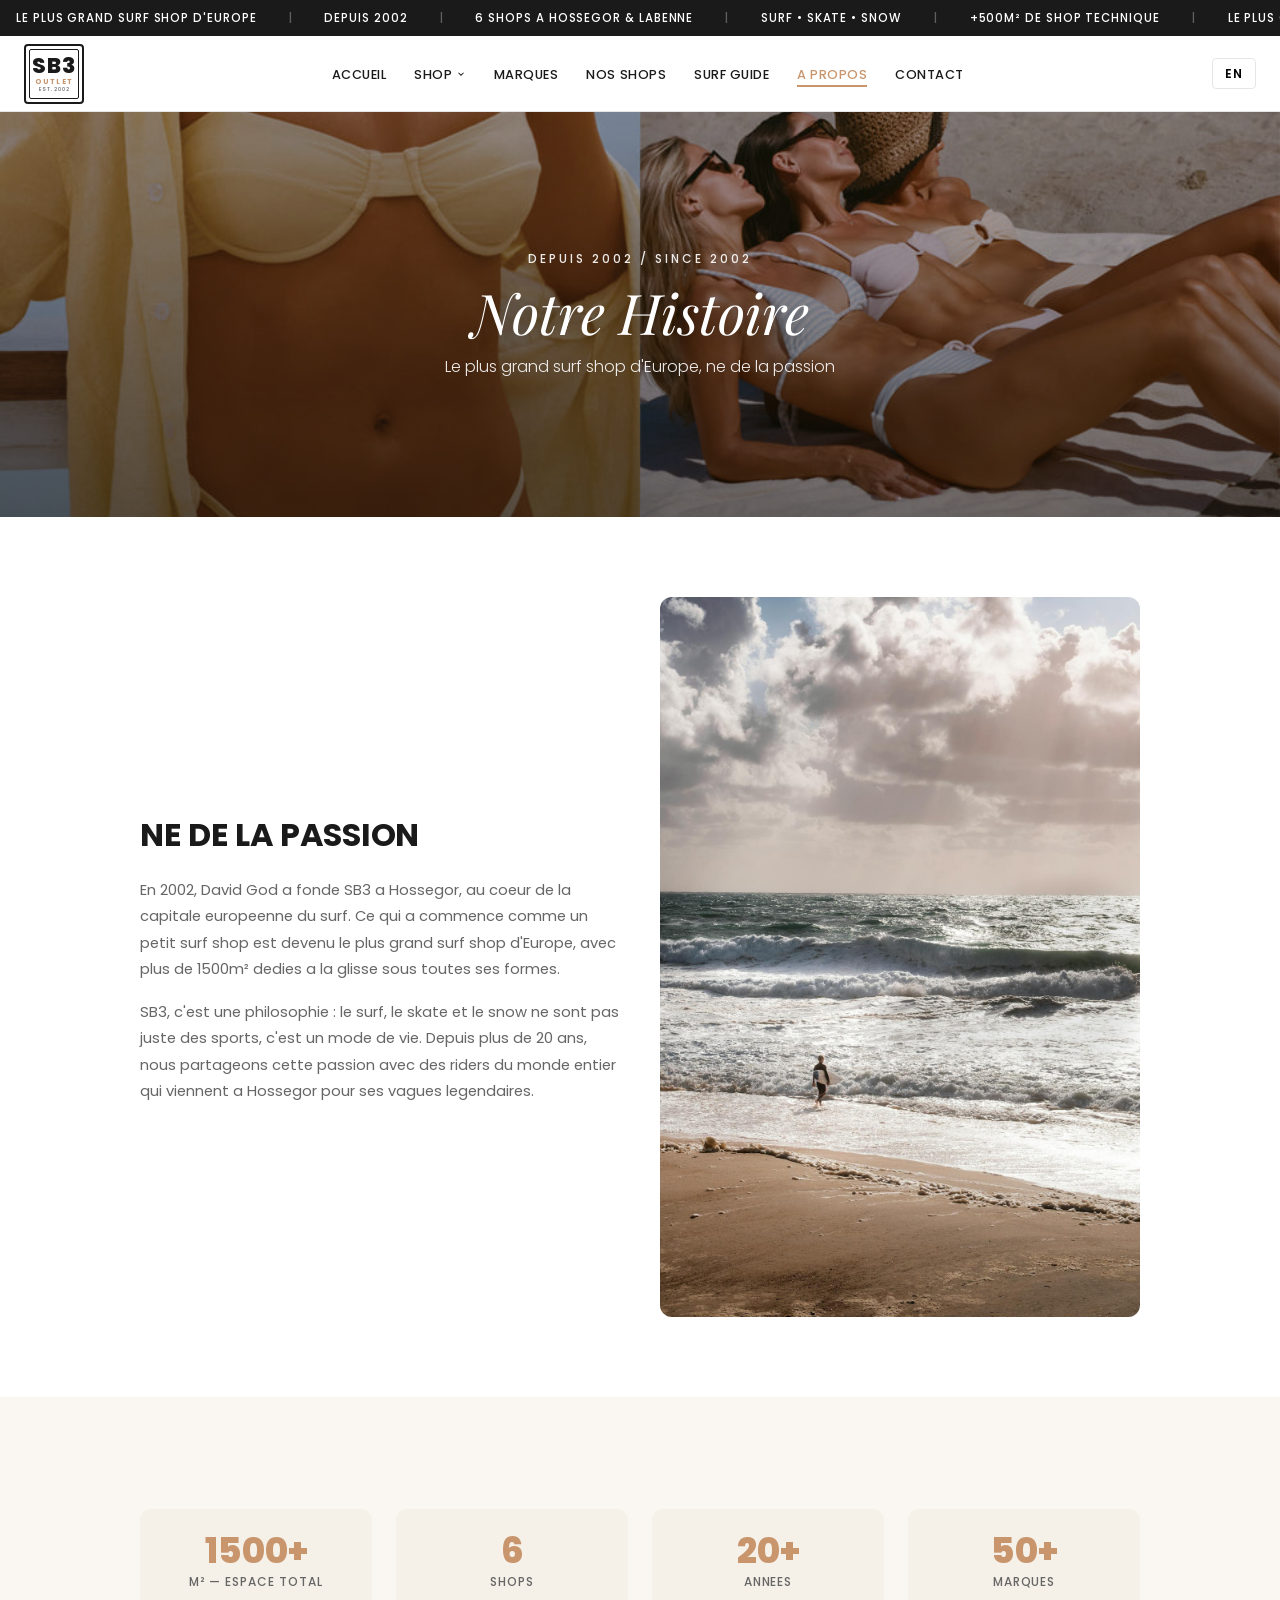
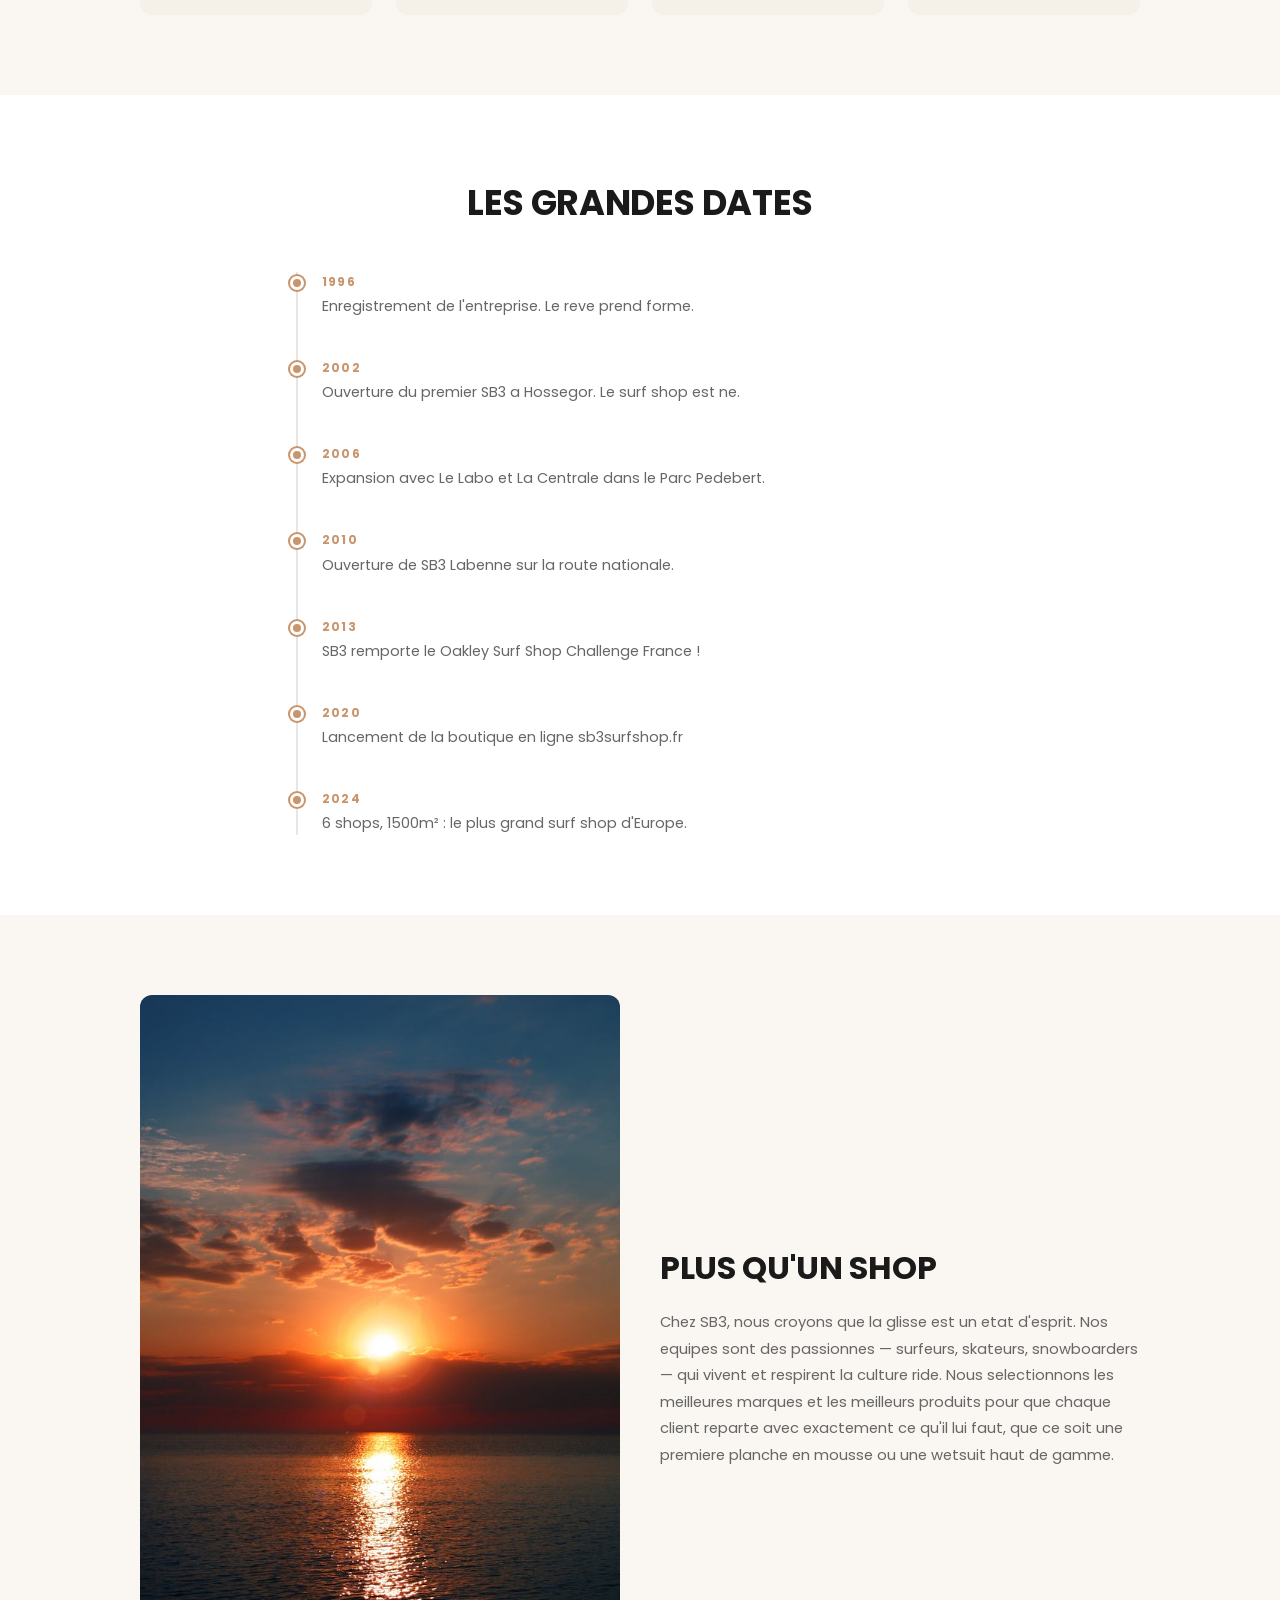
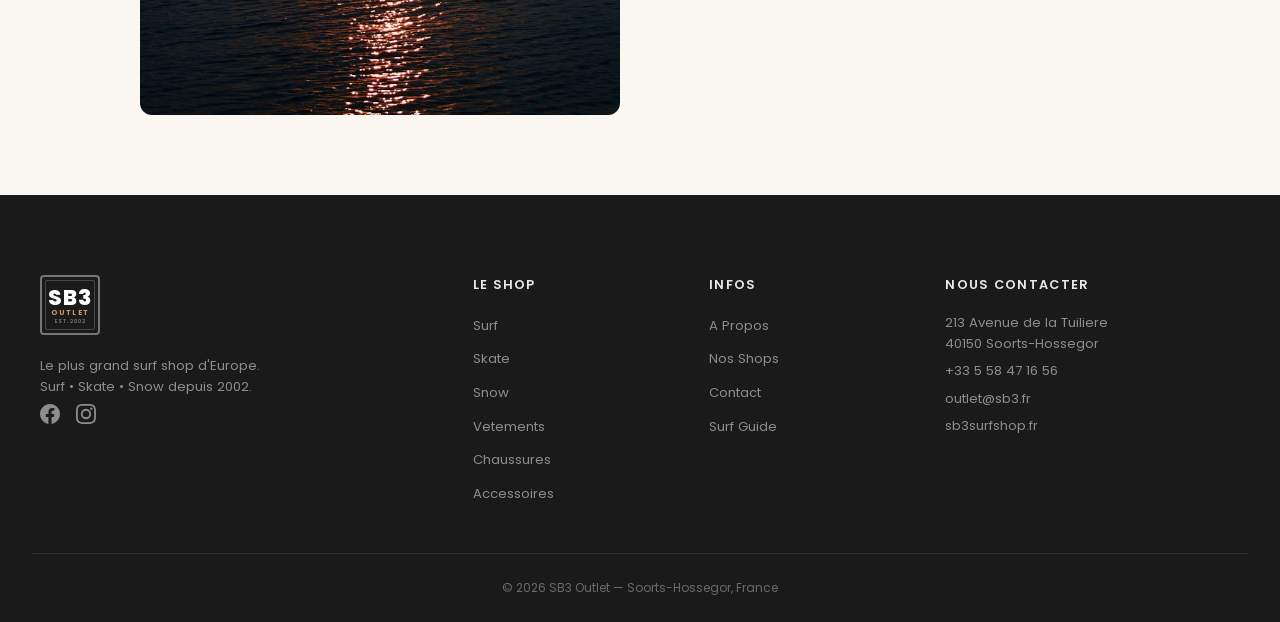
<file: about.html>
<!DOCTYPE html>
<html lang="fr">
<head>
  <meta charset="UTF-8">
  <meta name="viewport" content="width=device-width, initial-scale=1.0">
  <meta name="description" content="SB3 Outlet - Notre histoire depuis 2002. Le plus grand surf shop d'Europe a Hossegor. Surf, Skate, Snow.">
  <meta name="theme-color" content="#1a1a1a">
  <title>A Propos | SB3 Outlet - Surf Skate Snow Hossegor</title>
  <link rel="preconnect" href="https://fonts.googleapis.com">
  <link rel="preconnect" href="https://fonts.gstatic.com" crossorigin>
  <link href="https://fonts.googleapis.com/css2?family=Poppins:wght@300;400;500;600;700;800&family=Playfair+Display:ital,wght@0,400;0,700;1,400&display=swap" rel="stylesheet">
  <link rel="stylesheet" href="css/style.css">
</head>
<body>

  <!-- ====== TOP BAR (scrolling announcements) ====== -->
  <div class="top-bar" id="top-bar">
    <div class="top-bar__track">
      <span class="top-bar__item">
        <span class="fr">Le plus grand surf shop d'Europe</span>
        <span class="en">Europe's Largest Surf Shop</span>
      </span>
      <span class="top-bar__sep">|</span>
      <span class="top-bar__item">
        <span class="fr">Depuis 2002</span>
        <span class="en">Since 2002</span>
      </span>
      <span class="top-bar__sep">|</span>
      <span class="top-bar__item">
        <span class="fr">6 shops a Hossegor &amp; Labenne</span>
        <span class="en">6 shops in Hossegor &amp; Labenne</span>
      </span>
      <span class="top-bar__sep">|</span>
      <span class="top-bar__item">
        <span class="fr">Surf &bull; Skate &bull; Snow</span>
        <span class="en">Surf &bull; Skate &bull; Snow</span>
      </span>
      <span class="top-bar__sep">|</span>
      <span class="top-bar__item">
        <span class="fr">+500m&sup2; de shop technique</span>
        <span class="en">+500m&sup2; Technical Shop</span>
      </span>
      <span class="top-bar__sep">|</span>
      <span class="top-bar__item">
        <span class="fr">Le plus grand surf shop d'Europe</span>
        <span class="en">Europe's Largest Surf Shop</span>
      </span>
      <span class="top-bar__sep">|</span>
      <span class="top-bar__item">
        <span class="fr">Depuis 2002</span>
        <span class="en">Since 2002</span>
      </span>
      <span class="top-bar__sep">|</span>
      <span class="top-bar__item">
        <span class="fr">6 shops a Hossegor &amp; Labenne</span>
        <span class="en">6 shops in Hossegor &amp; Labenne</span>
      </span>
      <span class="top-bar__sep">|</span>
      <span class="top-bar__item">
        <span class="fr">Surf &bull; Skate &bull; Snow</span>
        <span class="en">Surf &bull; Skate &bull; Snow</span>
      </span>
      <span class="top-bar__sep">|</span>
      <span class="top-bar__item">
        <span class="fr">+500m&sup2; de shop technique</span>
        <span class="en">+500m&sup2; Technical Shop</span>
      </span>
    </div>
  </div>

  <!-- ====== NAV ====== -->
  <nav class="nav" id="nav">
    <div class="nav__inner">
      <div class="nav__logo">
        <a href="index.html">
          <div class="logo-badge">
            <span class="logo-badge__main">SB3</span>
            <span class="logo-badge__sub">OUTLET</span>
            <span class="logo-badge__est">EST. 2002</span>
          </div>
        </a>
      </div>

      <ul class="nav__links" id="nav-links">
        <li><a href="index.html">
          <span class="fr">Accueil</span>
          <span class="en">Home</span>
        </a></li>
        <li class="nav__dropdown">
          <a href="#" class="nav__dropdown-toggle">
            <span class="fr">Shop</span>
            <span class="en">Shop</span>
            <svg width="10" height="10" viewBox="0 0 24 24" fill="none" stroke="currentColor" stroke-width="2.5"><path d="M6 9l6 6 6-6"/></svg>
          </a>
          <ul class="nav__dropdown-menu">
            <li><a href="surf.html">Surf</a></li>
            <li><a href="skate.html">Skate</a></li>
            <li><a href="snow.html">Snow</a></li>
            <li><a href="clothing.html"><span class="fr">Vetements</span><span class="en">Clothing</span></a></li>
            <li><a href="shoes.html"><span class="fr">Chaussures</span><span class="en">Shoes</span></a></li>
            <li><a href="accessories.html"><span class="fr">Accessoires</span><span class="en">Accessories</span></a></li>
          </ul>
        </li>
        <li><a href="brands.html">
          <span class="fr">Marques</span>
          <span class="en">Brands</span>
        </a></li>
        <li><a href="shops.html">
          <span class="fr">Nos Shops</span>
          <span class="en">Our Shops</span>
        </a></li>
        <li><a href="surf-guide.html">
          <span class="fr">Surf Guide</span>
          <span class="en">Surf Guide</span>
        </a></li>
        <li><a href="about.html" class="active">
          <span class="fr">A Propos</span>
          <span class="en">About</span>
        </a></li>
        <li><a href="contact.html">
          <span class="fr">Contact</span>
          <span class="en">Contact</span>
        </a></li>
      </ul>

      <div class="nav__actions">
        <button class="nav__lang-btn" id="lang-toggle" aria-label="Toggle language">
          <span class="fr">EN</span>
          <span class="en">FR</span>
        </button>
        <button class="nav__burger" id="burger" aria-expanded="false" aria-controls="mobile-menu" aria-label="Menu">
          <span></span><span></span><span></span>
        </button>
      </div>
    </div>
  </nav>

  <!-- Mobile menu -->
  <div class="mobile-menu" id="mobile-menu" aria-hidden="true">
    <a href="index.html"><span class="fr">Accueil</span><span class="en">Home</span></a>
    <div class="mobile-menu__group">
      <button class="mobile-menu__expand" aria-expanded="false">
        Shop
        <svg width="12" height="12" viewBox="0 0 24 24" fill="none" stroke="currentColor" stroke-width="2.5"><path d="M6 9l6 6 6-6"/></svg>
      </button>
      <div class="mobile-menu__sub" aria-hidden="true">
        <a href="surf.html">Surf</a>
        <a href="skate.html">Skate</a>
        <a href="snow.html">Snow</a>
        <a href="clothing.html"><span class="fr">Vetements</span><span class="en">Clothing</span></a>
        <a href="shoes.html"><span class="fr">Chaussures</span><span class="en">Shoes</span></a>
        <a href="accessories.html"><span class="fr">Accessoires</span><span class="en">Accessories</span></a>
      </div>
    </div>
    <a href="brands.html"><span class="fr">Marques</span><span class="en">Brands</span></a>
    <a href="shops.html"><span class="fr">Nos Shops</span><span class="en">Our Shops</span></a>
    <a href="surf-guide.html">Surf Guide</a>
    <a href="about.html" class="active"><span class="fr">A Propos</span><span class="en">About</span></a>
    <a href="contact.html"><span class="fr">Contact</span><span class="en">Contact</span></a>
    <button class="mobile-menu__lang" id="lang-toggle-mobile">
      <span class="fr">English</span>
      <span class="en">Francais</span>
    </button>
  </div>

  <!-- ====== PAGE HERO ====== -->
  <section class="page-hero">
    <div class="page-hero__bg">
      <img src="images/hero-campaign.jpg" alt="SB3 Outlet Hossegor">
      <div class="page-hero__overlay"></div>
    </div>
    <div class="page-hero__content">
      <p class="page-hero__eyebrow">DEPUIS 2002 / SINCE 2002</p>
      <h1 class="page-hero__title">
        <span class="fr">Notre Histoire</span>
        <span class="en">Our Story</span>
      </h1>
      <p class="page-hero__subtitle">
        <span class="fr">Le plus grand surf shop d'Europe, ne de la passion</span>
        <span class="en">Europe's largest surf shop, born from passion</span>
      </p>
    </div>
  </section>

  <!-- ====== SECTION 1: THE STORY ====== -->
  <section class="about-section">
    <div class="about-section__inner">
      <div class="about-section__grid reveal">
        <div class="about-section__text">
          <h2>
            <span class="fr">Ne de la Passion</span>
            <span class="en">Born from Passion</span>
          </h2>
          <p>
            <span class="fr">En 2002, David God a fonde SB3 a Hossegor, au coeur de la capitale europeenne du surf. Ce qui a commence comme un petit surf shop est devenu le plus grand surf shop d'Europe, avec plus de 1500m&sup2; dedies a la glisse sous toutes ses formes.</span>
            <span class="en">In 2002, David God founded SB3 in Hossegor, in the heart of Europe's surf capital. What started as a small surf shop has grown into Europe's largest surf shop, with over 1500m&sup2; dedicated to boardsports in all their forms.</span>
          </p>
          <p>
            <span class="fr">SB3, c'est une philosophie : le surf, le skate et le snow ne sont pas juste des sports, c'est un mode de vie. Depuis plus de 20 ans, nous partageons cette passion avec des riders du monde entier qui viennent a Hossegor pour ses vagues legendaires.</span>
            <span class="en">SB3 is a philosophy: surf, skate and snow aren't just sports, they're a way of life. For over 20 years, we've shared this passion with riders from around the world who come to Hossegor for its legendary waves.</span>
          </p>
        </div>
        <div class="about-section__img">
          <img src="images/photos/about-hossegor.jpg" alt="Hossegor Beach" loading="lazy">
        </div>
      </div>
    </div>
  </section>

  <!-- ====== SECTION 2: STATS ====== -->
  <section class="about-section" style="background: var(--color-cream);">
    <div class="about-section__inner">
      <div class="about-stats reveal">
        <div class="about-stat">
          <p class="about-stat__number">1500+</p>
          <p class="about-stat__label">
            m&sup2; &mdash;
            <span class="fr">Espace Total</span>
            <span class="en">Total Space</span>
          </p>
        </div>
        <div class="about-stat">
          <p class="about-stat__number">6</p>
          <p class="about-stat__label">Shops</p>
        </div>
        <div class="about-stat">
          <p class="about-stat__number">20+</p>
          <p class="about-stat__label">
            <span class="fr">Annees</span>
            <span class="en">Years</span>
          </p>
        </div>
        <div class="about-stat">
          <p class="about-stat__number">50+</p>
          <p class="about-stat__label">
            <span class="fr">Marques</span>
            <span class="en">Brands</span>
          </p>
        </div>
      </div>
    </div>
  </section>

  <!-- ====== SECTION 3: TIMELINE ====== -->
  <section class="about-section">
    <div class="about-section__inner">
      <h2 class="section-title reveal">
        <span class="fr">Les Grandes Dates</span>
        <span class="en">Key Milestones</span>
      </h2>
      <div class="timeline reveal">
        <div class="timeline__item">
          <div class="timeline__dot"></div>
          <p class="timeline__year">1996</p>
          <p class="timeline__text">
            <span class="fr">Enregistrement de l'entreprise. Le reve prend forme.</span>
            <span class="en">Business registered. The dream takes shape.</span>
          </p>
        </div>
        <div class="timeline__item">
          <div class="timeline__dot"></div>
          <p class="timeline__year">2002</p>
          <p class="timeline__text">
            <span class="fr">Ouverture du premier SB3 a Hossegor. Le surf shop est ne.</span>
            <span class="en">First SB3 opens in Hossegor. The surf shop is born.</span>
          </p>
        </div>
        <div class="timeline__item">
          <div class="timeline__dot"></div>
          <p class="timeline__year">2006</p>
          <p class="timeline__text">
            <span class="fr">Expansion avec Le Labo et La Centrale dans le Parc Pedebert.</span>
            <span class="en">Expansion with Le Labo and La Centrale in Pedebert Park.</span>
          </p>
        </div>
        <div class="timeline__item">
          <div class="timeline__dot"></div>
          <p class="timeline__year">2010</p>
          <p class="timeline__text">
            <span class="fr">Ouverture de SB3 Labenne sur la route nationale.</span>
            <span class="en">SB3 Labenne opens on the national road.</span>
          </p>
        </div>
        <div class="timeline__item">
          <div class="timeline__dot"></div>
          <p class="timeline__year">2013</p>
          <p class="timeline__text">
            <span class="fr">SB3 remporte le Oakley Surf Shop Challenge France !</span>
            <span class="en">SB3 wins the Oakley Surf Shop Challenge France!</span>
          </p>
        </div>
        <div class="timeline__item">
          <div class="timeline__dot"></div>
          <p class="timeline__year">2020</p>
          <p class="timeline__text">
            <span class="fr">Lancement de la boutique en ligne sb3surfshop.fr</span>
            <span class="en">Launch of the online store sb3surfshop.fr</span>
          </p>
        </div>
        <div class="timeline__item">
          <div class="timeline__dot"></div>
          <p class="timeline__year">2024</p>
          <p class="timeline__text">
            <span class="fr">6 shops, 1500m&sup2; : le plus grand surf shop d'Europe.</span>
            <span class="en">6 shops, 1500m&sup2;: Europe's largest surf shop.</span>
          </p>
        </div>
      </div>
    </div>
  </section>

  <!-- ====== SECTION 4: VALUES ====== -->
  <section class="about-section" style="background: var(--color-cream);">
    <div class="about-section__inner">
      <div class="about-section__grid about-section__grid--reverse reveal">
        <div class="about-section__text">
          <h2>
            <span class="fr">Plus qu'un Shop</span>
            <span class="en">More than a Shop</span>
          </h2>
          <p>
            <span class="fr">Chez SB3, nous croyons que la glisse est un etat d'esprit. Nos equipes sont des passionnes &mdash; surfeurs, skateurs, snowboarders &mdash; qui vivent et respirent la culture ride. Nous selectionnons les meilleures marques et les meilleurs produits pour que chaque client reparte avec exactement ce qu'il lui faut, que ce soit une premiere planche en mousse ou une wetsuit haut de gamme.</span>
            <span class="en">At SB3, we believe boardsports are a state of mind. Our teams are passionate riders &mdash; surfers, skaters, snowboarders &mdash; who live and breathe the ride culture. We curate the best brands and products so every customer leaves with exactly what they need, whether it's a first foam board or a premium wetsuit.</span>
          </p>
        </div>
        <div class="about-section__img">
          <img src="images/photos/lifestyle-beach-sunset.jpg" alt="Surf Lifestyle" loading="lazy">
        </div>
      </div>
    </div>
  </section>

  <!-- ====== FOOTER ====== -->
  <footer class="footer">
    <div class="footer__top">
      <div class="footer__col">
        <div class="footer__logo">
          <div class="logo-badge logo-badge--light">
            <span class="logo-badge__main">SB3</span>
            <span class="logo-badge__sub">OUTLET</span>
            <span class="logo-badge__est">EST. 2002</span>
          </div>
        </div>
        <p class="footer__tagline"><span class="fr">Le plus grand surf shop d'Europe.<br>Surf &bull; Skate &bull; Snow depuis 2002.</span><span class="en">Europe's largest surf shop.<br>Surf &bull; Skate &bull; Snow since 2002.</span></p>
        <div class="footer__social">
          <a href="https://www.facebook.com/sb3outlethossegor/" target="_blank" rel="noopener noreferrer" aria-label="Facebook">
            <svg width="20" height="20" viewBox="0 0 24 24" fill="currentColor"><path d="M24 12.073c0-6.627-5.373-12-12-12s-12 5.373-12 12c0 5.99 4.388 10.954 10.125 11.854v-8.385H7.078v-3.47h3.047V9.43c0-3.007 1.792-4.669 4.533-4.669 1.312 0 2.686.235 2.686.235v2.953H15.83c-1.491 0-1.956.925-1.956 1.874v2.25h3.328l-.532 3.47h-2.796v8.385C19.612 23.027 24 18.062 24 12.073z"/></svg>
          </a>
          <a href="https://www.instagram.com/sb3surfshop/" target="_blank" rel="noopener noreferrer" aria-label="Instagram">
            <svg width="20" height="20" viewBox="0 0 24 24" fill="currentColor"><path d="M12 2.163c3.204 0 3.584.012 4.85.07 3.252.148 4.771 1.691 4.919 4.919.058 1.265.069 1.645.069 4.849 0 3.205-.012 3.584-.069 4.849-.149 3.225-1.664 4.771-4.919 4.919-1.266.058-1.644.07-4.85.07-3.204 0-3.584-.012-4.849-.07-3.26-.149-4.771-1.699-4.919-4.92-.058-1.265-.07-1.644-.07-4.849 0-3.204.013-3.583.07-4.849.149-3.227 1.664-4.771 4.919-4.919 1.266-.057 1.645-.069 4.849-.069zM12 0C8.741 0 8.333.014 7.053.072 2.695.272.273 2.69.073 7.052.014 8.333 0 8.741 0 12c0 3.259.014 3.668.072 4.948.2 4.358 2.618 6.78 6.98 6.98C8.333 23.986 8.741 24 12 24c3.259 0 3.668-.014 4.948-.072 4.354-.2 6.782-2.618 6.979-6.98.059-1.28.073-1.689.073-4.948 0-3.259-.014-3.667-.072-4.947-.196-4.354-2.617-6.78-6.979-6.98C15.668.014 15.259 0 12 0zm0 5.838a6.162 6.162 0 100 12.324 6.162 6.162 0 000-12.324zM12 16a4 4 0 110-8 4 4 0 010 8zm6.406-11.845a1.44 1.44 0 100 2.881 1.44 1.44 0 000-2.881z"/></svg>
          </a>
        </div>
      </div>
      <div class="footer__col">
        <h4><span class="fr">Le Shop</span><span class="en">The Shop</span></h4>
        <ul>
          <li><a href="surf.html">Surf</a></li>
          <li><a href="skate.html">Skate</a></li>
          <li><a href="snow.html">Snow</a></li>
          <li><a href="clothing.html"><span class="fr">Vetements</span><span class="en">Clothing</span></a></li>
          <li><a href="shoes.html"><span class="fr">Chaussures</span><span class="en">Shoes</span></a></li>
          <li><a href="accessories.html"><span class="fr">Accessoires</span><span class="en">Accessories</span></a></li>
        </ul>
      </div>
      <div class="footer__col">
        <h4><span class="fr">Infos</span><span class="en">Info</span></h4>
        <ul>
          <li><a href="about.html"><span class="fr">A Propos</span><span class="en">About Us</span></a></li>
          <li><a href="shops.html"><span class="fr">Nos Shops</span><span class="en">Our Shops</span></a></li>
          <li><a href="contact.html"><span class="fr">Contact</span><span class="en">Contact</span></a></li>
          <li><a href="surf-guide.html">Surf Guide</a></li>
        </ul>
      </div>
      <div class="footer__col">
        <h4><span class="fr">Nous Contacter</span><span class="en">Contact Us</span></h4>
        <p>213 Avenue de la Tuiliere<br>40150 Soorts-Hossegor</p>
        <p><a href="tel:+33558471656">+33 5 58 47 16 56</a></p>
        <p><a href="mailto:outlet@sb3.fr">outlet@sb3.fr</a></p>
        <p><a href="https://sb3surfshop.fr" target="_blank" rel="noopener noreferrer">sb3surfshop.fr</a></p>
      </div>
    </div>
    <div class="footer__bottom">
      <p>&copy; 2026 SB3 Outlet &mdash; Soorts-Hossegor, France</p>
    </div>
  </footer>

  <script src="js/main.js"></script>
</body>
</html>
</file>
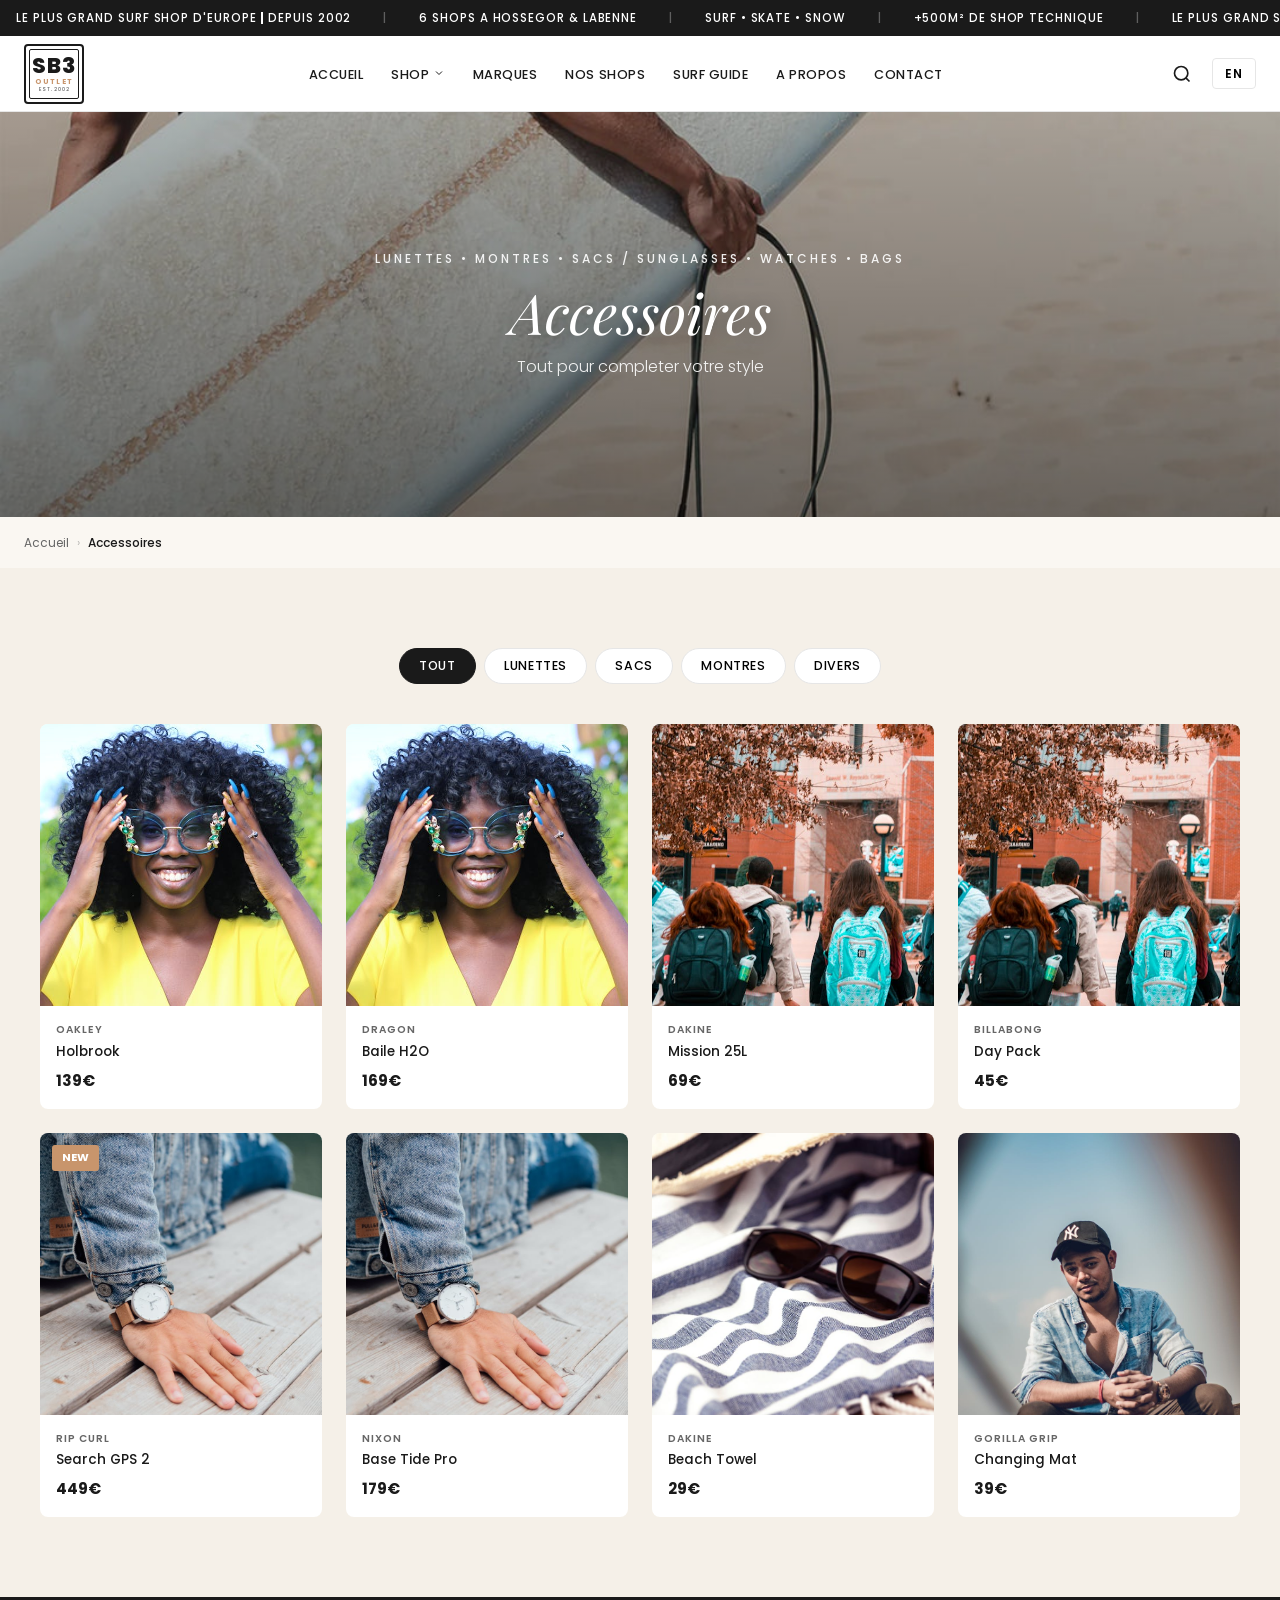
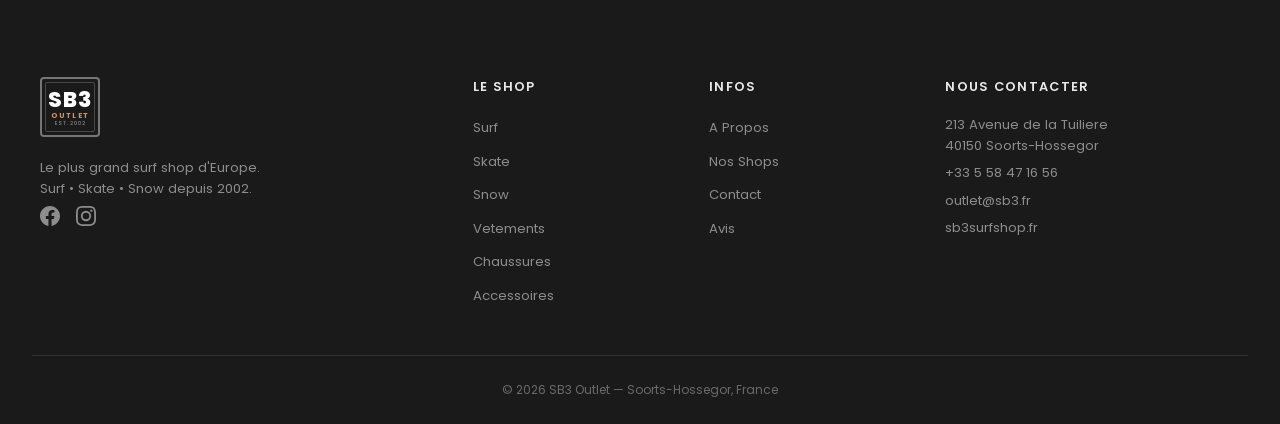
<file: accessories.html>
<!DOCTYPE html>
<html lang="fr">
<head>
  <meta charset="UTF-8">
  <meta name="viewport" content="width=device-width, initial-scale=1.0">
  <meta name="description" content="SB3 Outlet - Accessoires surf & lifestyle. Lunettes, montres, sacs des plus grandes marques a Hossegor.">
  <meta name="theme-color" content="#1a1a1a">
  <title>Accessoires / Accessories | SB3 Outlet</title>
  <link rel="preconnect" href="https://fonts.googleapis.com">
  <link rel="preconnect" href="https://fonts.gstatic.com" crossorigin>
  <link href="https://fonts.googleapis.com/css2?family=Poppins:wght@300;400;500;600;700;800&family=Playfair+Display:ital,wght@0,400;0,700;1,400&display=swap" rel="stylesheet">
  <link rel="stylesheet" href="css/style.css">
</head>
<body>

  <!-- ====== TOP BAR (scrolling announcements) ====== -->
  <div class="top-bar" id="top-bar">
    <div class="top-bar__track">
      <span class="top-bar__item">
        <span class="fr">Le plus grand surf shop d'Europe</span>
        <span class="en">Europe's Largest Surf Shop</span>
        <strong> | </strong>
        <span class="fr">Depuis 2002</span>
        <span class="en">Since 2002</span>
      </span>
      <span class="top-bar__sep">|</span>
      <span class="top-bar__item">
        <span class="fr">6 shops a Hossegor &amp; Labenne</span>
        <span class="en">6 shops in Hossegor &amp; Labenne</span>
      </span>
      <span class="top-bar__sep">|</span>
      <span class="top-bar__item">
        <span class="fr">Surf &bull; Skate &bull; Snow</span>
        <span class="en">Surf &bull; Skate &bull; Snow</span>
      </span>
      <span class="top-bar__sep">|</span>
      <span class="top-bar__item">
        <span class="fr">+500m&sup2; de shop technique</span>
        <span class="en">+500m&sup2; Technical Shop</span>
      </span>
      <span class="top-bar__sep">|</span>
      <span class="top-bar__item">
        <span class="fr">Le plus grand surf shop d'Europe</span>
        <span class="en">Europe's Largest Surf Shop</span>
        <strong> | </strong>
        <span class="fr">Depuis 2002</span>
        <span class="en">Since 2002</span>
      </span>
      <span class="top-bar__sep">|</span>
      <span class="top-bar__item">
        <span class="fr">6 shops a Hossegor &amp; Labenne</span>
        <span class="en">6 shops in Hossegor &amp; Labenne</span>
      </span>
      <span class="top-bar__sep">|</span>
      <span class="top-bar__item">
        <span class="fr">Surf &bull; Skate &bull; Snow</span>
        <span class="en">Surf &bull; Skate &bull; Snow</span>
      </span>
      <span class="top-bar__sep">|</span>
      <span class="top-bar__item">
        <span class="fr">+500m&sup2; de shop technique</span>
        <span class="en">+500m&sup2; Technical Shop</span>
      </span>
    </div>
  </div>

  <!-- ====== NAV ====== -->
  <nav class="nav" id="nav">
    <div class="nav__inner">
      <div class="nav__logo">
        <a href="index.html">
          <div class="logo-badge">
            <span class="logo-badge__main">SB3</span>
            <span class="logo-badge__sub">OUTLET</span>
            <span class="logo-badge__est">EST. 2002</span>
          </div>
        </a>
      </div>

      <ul class="nav__links" id="nav-links">
        <li><a href="index.html">
          <span class="fr">Accueil</span>
          <span class="en">Home</span>
        </a></li>
        <li class="nav__dropdown">
          <a href="#" class="nav__dropdown-toggle">
            <span class="fr">Shop</span>
            <span class="en">Shop</span>
            <svg width="12" height="12" viewBox="0 0 24 24" fill="none" stroke="currentColor" stroke-width="2"><path d="M6 9l6 6 6-6"/></svg>
          </a>
          <ul class="nav__dropdown-menu">
            <li><a href="surf.html">Surf</a></li>
            <li><a href="skate.html">Skate</a></li>
            <li><a href="snow.html">Snow</a></li>
            <li><a href="clothing.html"><span class="fr">Vetements</span><span class="en">Clothing</span></a></li>
            <li><a href="shoes.html"><span class="fr">Chaussures</span><span class="en">Shoes</span></a></li>
            <li><a href="accessories.html" class="active"><span class="fr">Accessoires</span><span class="en">Accessories</span></a></li>
          </ul>
        </li>
        <li><a href="brands.html">
          <span class="fr">Marques</span>
          <span class="en">Brands</span>
        </a></li>
        <li><a href="shops.html">
          <span class="fr">Nos Shops</span>
          <span class="en">Our Shops</span>
        </a></li>
        <li><a href="surf-guide.html">
          <span class="fr">Surf Guide</span>
          <span class="en">Surf Guide</span>
        </a></li>
        <li><a href="about.html">
          <span class="fr">A Propos</span>
          <span class="en">About</span>
        </a></li>
        <li><a href="contact.html">
          <span class="fr">Contact</span>
          <span class="en">Contact</span>
        </a></li>
      </ul>

      <div class="nav__actions">
        <button class="nav__icon-btn" aria-label="Search">
          <svg width="20" height="20" viewBox="0 0 24 24" fill="none" stroke="currentColor" stroke-width="2"><circle cx="11" cy="11" r="8"/><path d="m21 21-4.35-4.35"/></svg>
        </button>
        <button class="nav__lang-btn" id="lang-toggle" aria-label="Toggle language">
          <span class="fr">EN</span>
          <span class="en">FR</span>
        </button>
        <button class="nav__burger" id="burger" aria-expanded="false" aria-controls="mobile-menu" aria-label="Menu">
          <span></span><span></span><span></span>
        </button>
      </div>
    </div>
  </nav>

  <!-- Mobile menu -->
  <div class="mobile-menu" id="mobile-menu" aria-hidden="true">
    <a href="index.html"><span class="fr">Accueil</span><span class="en">Home</span></a>
    <details class="mobile-menu__details">
      <summary>Shop</summary>
      <a href="surf.html">Surf</a>
      <a href="skate.html">Skate</a>
      <a href="snow.html">Snow</a>
      <a href="clothing.html"><span class="fr">Vetements</span><span class="en">Clothing</span></a>
      <a href="shoes.html"><span class="fr">Chaussures</span><span class="en">Shoes</span></a>
      <a href="accessories.html" class="active"><span class="fr">Accessoires</span><span class="en">Accessories</span></a>
    </details>
    <a href="brands.html"><span class="fr">Marques</span><span class="en">Brands</span></a>
    <a href="shops.html"><span class="fr">Nos Shops</span><span class="en">Our Shops</span></a>
    <a href="surf-guide.html"><span class="fr">Surf Guide</span><span class="en">Surf Guide</span></a>
    <a href="about.html"><span class="fr">A Propos</span><span class="en">About</span></a>
    <a href="contact.html"><span class="fr">Contact</span><span class="en">Contact</span></a>
    <button class="mobile-menu__lang" id="lang-toggle-mobile">
      <span class="fr">English</span>
      <span class="en">Francais</span>
    </button>
  </div>

  <!-- ====== PAGE HERO ====== -->
  <section class="page-hero">
    <div class="page-hero__bg">
      <img src="images/surf-gear.jpg" alt="Accessoires SB3 Outlet" loading="eager">
      <div class="page-hero__overlay"></div>
    </div>
    <div class="page-hero__content">
      <p class="page-hero__eyebrow">LUNETTES &bull; MONTRES &bull; SACS / SUNGLASSES &bull; WATCHES &bull; BAGS</p>
      <h1 class="page-hero__title">
        <span class="fr">Accessoires</span>
        <span class="en">Accessories</span>
      </h1>
      <p class="page-hero__subtitle">
        <span class="fr">Tout pour completer votre style</span>
        <span class="en">Everything to complete your look</span>
      </p>
    </div>
  </section>

  <!-- ====== BREADCRUMB ====== -->
  <nav class="breadcrumb" aria-label="Breadcrumb">
    <div class="breadcrumb__inner">
      <a href="index.html"><span class="fr">Accueil</span><span class="en">Home</span></a>
      <span class="breadcrumb__sep">&rsaquo;</span>
      <span class="breadcrumb__current"><span class="fr">Accessoires</span><span class="en">Accessories</span></span>
    </div>
  </nav>

  <!-- ====== PRODUCTS ====== -->
  <section class="products" id="products">
    <div class="products__tabs reveal">
      <button class="products__tab products__tab--active" data-tab="all"><span class="fr">Tout</span><span class="en">All</span></button>
      <button class="products__tab" data-tab="sunglasses"><span class="fr">Lunettes</span><span class="en">Sunglasses</span></button>
      <button class="products__tab" data-tab="bags"><span class="fr">Sacs</span><span class="en">Bags</span></button>
      <button class="products__tab" data-tab="watches"><span class="fr">Montres</span><span class="en">Watches</span></button>
      <button class="products__tab" data-tab="other"><span class="fr">Divers</span><span class="en">Other</span></button>
    </div>
    <div class="products__grid reveal">

      <!-- 1. OAKLEY Holbrook -->
      <div class="product-card" data-category="sunglasses">
        <div class="product-card__img">
          <img src="images/photos/accessories-sunglasses.jpg" alt="OAKLEY Holbrook" loading="lazy">
        </div>
        <div class="product-card__info">
          <p class="product-card__brand">OAKLEY</p>
          <p class="product-card__name">Holbrook</p>
          <p class="product-card__price">139&euro;</p>
        </div>
      </div>

      <!-- 2. DRAGON Baile H2O -->
      <div class="product-card" data-category="sunglasses">
        <div class="product-card__img">
          <img src="images/photos/accessories-sunglasses.jpg" alt="DRAGON Baile H2O" loading="lazy">
        </div>
        <div class="product-card__info">
          <p class="product-card__brand">DRAGON</p>
          <p class="product-card__name">Baile H2O</p>
          <p class="product-card__price">169&euro;</p>
        </div>
      </div>

      <!-- 3. DAKINE Mission 25L -->
      <div class="product-card" data-category="bags">
        <div class="product-card__img">
          <img src="images/photos/accessories-backpack.jpg" alt="DAKINE Mission 25L" loading="lazy">
        </div>
        <div class="product-card__info">
          <p class="product-card__brand">DAKINE</p>
          <p class="product-card__name">Mission 25L</p>
          <p class="product-card__price">69&euro;</p>
        </div>
      </div>

      <!-- 4. BILLABONG Day Pack -->
      <div class="product-card" data-category="bags">
        <div class="product-card__img">
          <img src="images/photos/accessories-backpack.jpg" alt="BILLABONG Day Pack" loading="lazy">
        </div>
        <div class="product-card__info">
          <p class="product-card__brand">BILLABONG</p>
          <p class="product-card__name">Day Pack</p>
          <p class="product-card__price">45&euro;</p>
        </div>
      </div>

      <!-- 5. RIP CURL Search GPS 2 (NEW) -->
      <div class="product-card" data-category="watches">
        <div class="product-card__img">
          <img src="images/photos/accessories-watch.jpg" alt="RIP CURL Search GPS 2" loading="lazy">
          <span class="product-card__badge product-card__badge--new">NEW</span>
        </div>
        <div class="product-card__info">
          <p class="product-card__brand">RIP CURL</p>
          <p class="product-card__name">Search GPS 2</p>
          <p class="product-card__price">449&euro;</p>
        </div>
      </div>

      <!-- 6. NIXON Base Tide Pro -->
      <div class="product-card" data-category="watches">
        <div class="product-card__img">
          <img src="images/photos/accessories-watch.jpg" alt="NIXON Base Tide Pro" loading="lazy">
        </div>
        <div class="product-card__info">
          <p class="product-card__brand">NIXON</p>
          <p class="product-card__name">Base Tide Pro</p>
          <p class="product-card__price">179&euro;</p>
        </div>
      </div>

      <!-- 7. DAKINE Beach Towel -->
      <div class="product-card" data-category="other">
        <div class="product-card__img">
          <img src="images/photos/accessories-towel.jpg" alt="DAKINE Beach Towel" loading="lazy">
        </div>
        <div class="product-card__info">
          <p class="product-card__brand">DAKINE</p>
          <p class="product-card__name">Beach Towel</p>
          <p class="product-card__price">29&euro;</p>
        </div>
      </div>

      <!-- 8. GORILLA GRIP Changing Mat -->
      <div class="product-card" data-category="other">
        <div class="product-card__img">
          <img src="images/photos/accessories-cap.jpg" alt="GORILLA GRIP Changing Mat" loading="lazy">
        </div>
        <div class="product-card__info">
          <p class="product-card__brand">GORILLA GRIP</p>
          <p class="product-card__name">Changing Mat</p>
          <p class="product-card__price">39&euro;</p>
        </div>
      </div>

    </div>
  </section>

  <!-- ====== FOOTER ====== -->
  <footer class="footer">
    <div class="footer__top">
      <div class="footer__col">
        <div class="footer__logo">
          <div class="logo-badge logo-badge--light">
            <span class="logo-badge__main">SB3</span>
            <span class="logo-badge__sub">OUTLET</span>
            <span class="logo-badge__est">EST. 2002</span>
          </div>
        </div>
        <p class="footer__tagline"><span class="fr">Le plus grand surf shop d'Europe.<br>Surf &bull; Skate &bull; Snow depuis 2002.</span><span class="en">Europe's largest surf shop.<br>Surf &bull; Skate &bull; Snow since 2002.</span></p>
        <div class="footer__social">
          <a href="https://www.facebook.com/sb3outlethossegor/" target="_blank" rel="noopener noreferrer" aria-label="Facebook">
            <svg width="20" height="20" viewBox="0 0 24 24" fill="currentColor"><path d="M24 12.073c0-6.627-5.373-12-12-12s-12 5.373-12 12c0 5.99 4.388 10.954 10.125 11.854v-8.385H7.078v-3.47h3.047V9.43c0-3.007 1.792-4.669 4.533-4.669 1.312 0 2.686.235 2.686.235v2.953H15.83c-1.491 0-1.956.925-1.956 1.874v2.25h3.328l-.532 3.47h-2.796v8.385C19.612 23.027 24 18.062 24 12.073z"/></svg>
          </a>
          <a href="https://www.instagram.com/sb3surfshop/" target="_blank" rel="noopener noreferrer" aria-label="Instagram">
            <svg width="20" height="20" viewBox="0 0 24 24" fill="currentColor"><path d="M12 2.163c3.204 0 3.584.012 4.85.07 3.252.148 4.771 1.691 4.919 4.919.058 1.265.069 1.645.069 4.849 0 3.205-.012 3.584-.069 4.849-.149 3.225-1.664 4.771-4.919 4.919-1.266.058-1.644.07-4.85.07-3.204 0-3.584-.012-4.849-.07-3.26-.149-4.771-1.699-4.919-4.92-.058-1.265-.07-1.644-.07-4.849 0-3.204.013-3.583.07-4.849.149-3.227 1.664-4.771 4.919-4.919 1.266-.057 1.645-.069 4.849-.069zM12 0C8.741 0 8.333.014 7.053.072 2.695.272.273 2.69.073 7.052.014 8.333 0 8.741 0 12c0 3.259.014 3.668.072 4.948.2 4.358 2.618 6.78 6.98 6.98C8.333 23.986 8.741 24 12 24c3.259 0 3.668-.014 4.948-.072 4.354-.2 6.782-2.618 6.979-6.98.059-1.28.073-1.689.073-4.948 0-3.259-.014-3.667-.072-4.947-.196-4.354-2.617-6.78-6.979-6.98C15.668.014 15.259 0 12 0zm0 5.838a6.162 6.162 0 100 12.324 6.162 6.162 0 000-12.324zM12 16a4 4 0 110-8 4 4 0 010 8zm6.406-11.845a1.44 1.44 0 100 2.881 1.44 1.44 0 000-2.881z"/></svg>
          </a>
        </div>
      </div>
      <div class="footer__col">
        <h4><span class="fr">Le Shop</span><span class="en">The Shop</span></h4>
        <ul>
          <li><a href="surf.html">Surf</a></li>
          <li><a href="skate.html">Skate</a></li>
          <li><a href="snow.html">Snow</a></li>
          <li><a href="clothing.html"><span class="fr">Vetements</span><span class="en">Clothing</span></a></li>
          <li><a href="shoes.html"><span class="fr">Chaussures</span><span class="en">Shoes</span></a></li>
          <li><a href="accessories.html"><span class="fr">Accessoires</span><span class="en">Accessories</span></a></li>
        </ul>
      </div>
      <div class="footer__col">
        <h4><span class="fr">Infos</span><span class="en">Info</span></h4>
        <ul>
          <li><a href="about.html"><span class="fr">A Propos</span><span class="en">About Us</span></a></li>
          <li><a href="shops.html"><span class="fr">Nos Shops</span><span class="en">Our Shops</span></a></li>
          <li><a href="contact.html"><span class="fr">Contact</span><span class="en">Contact</span></a></li>
          <li><a href="index.html#reviews"><span class="fr">Avis</span><span class="en">Reviews</span></a></li>
        </ul>
      </div>
      <div class="footer__col">
        <h4><span class="fr">Nous Contacter</span><span class="en">Contact Us</span></h4>
        <p>213 Avenue de la Tuiliere<br>40150 Soorts-Hossegor</p>
        <p><a href="tel:+33558471656">+33 5 58 47 16 56</a></p>
        <p><a href="mailto:outlet@sb3.fr">outlet@sb3.fr</a></p>
        <p><a href="https://sb3surfshop.fr" target="_blank" rel="noopener noreferrer">sb3surfshop.fr</a></p>
      </div>
    </div>
    <div class="footer__bottom">
      <p>&copy; 2026 SB3 Outlet &mdash; Soorts-Hossegor, France</p>
    </div>
  </footer>

  <script src="js/main.js"></script>
</body>
</html>
</file>
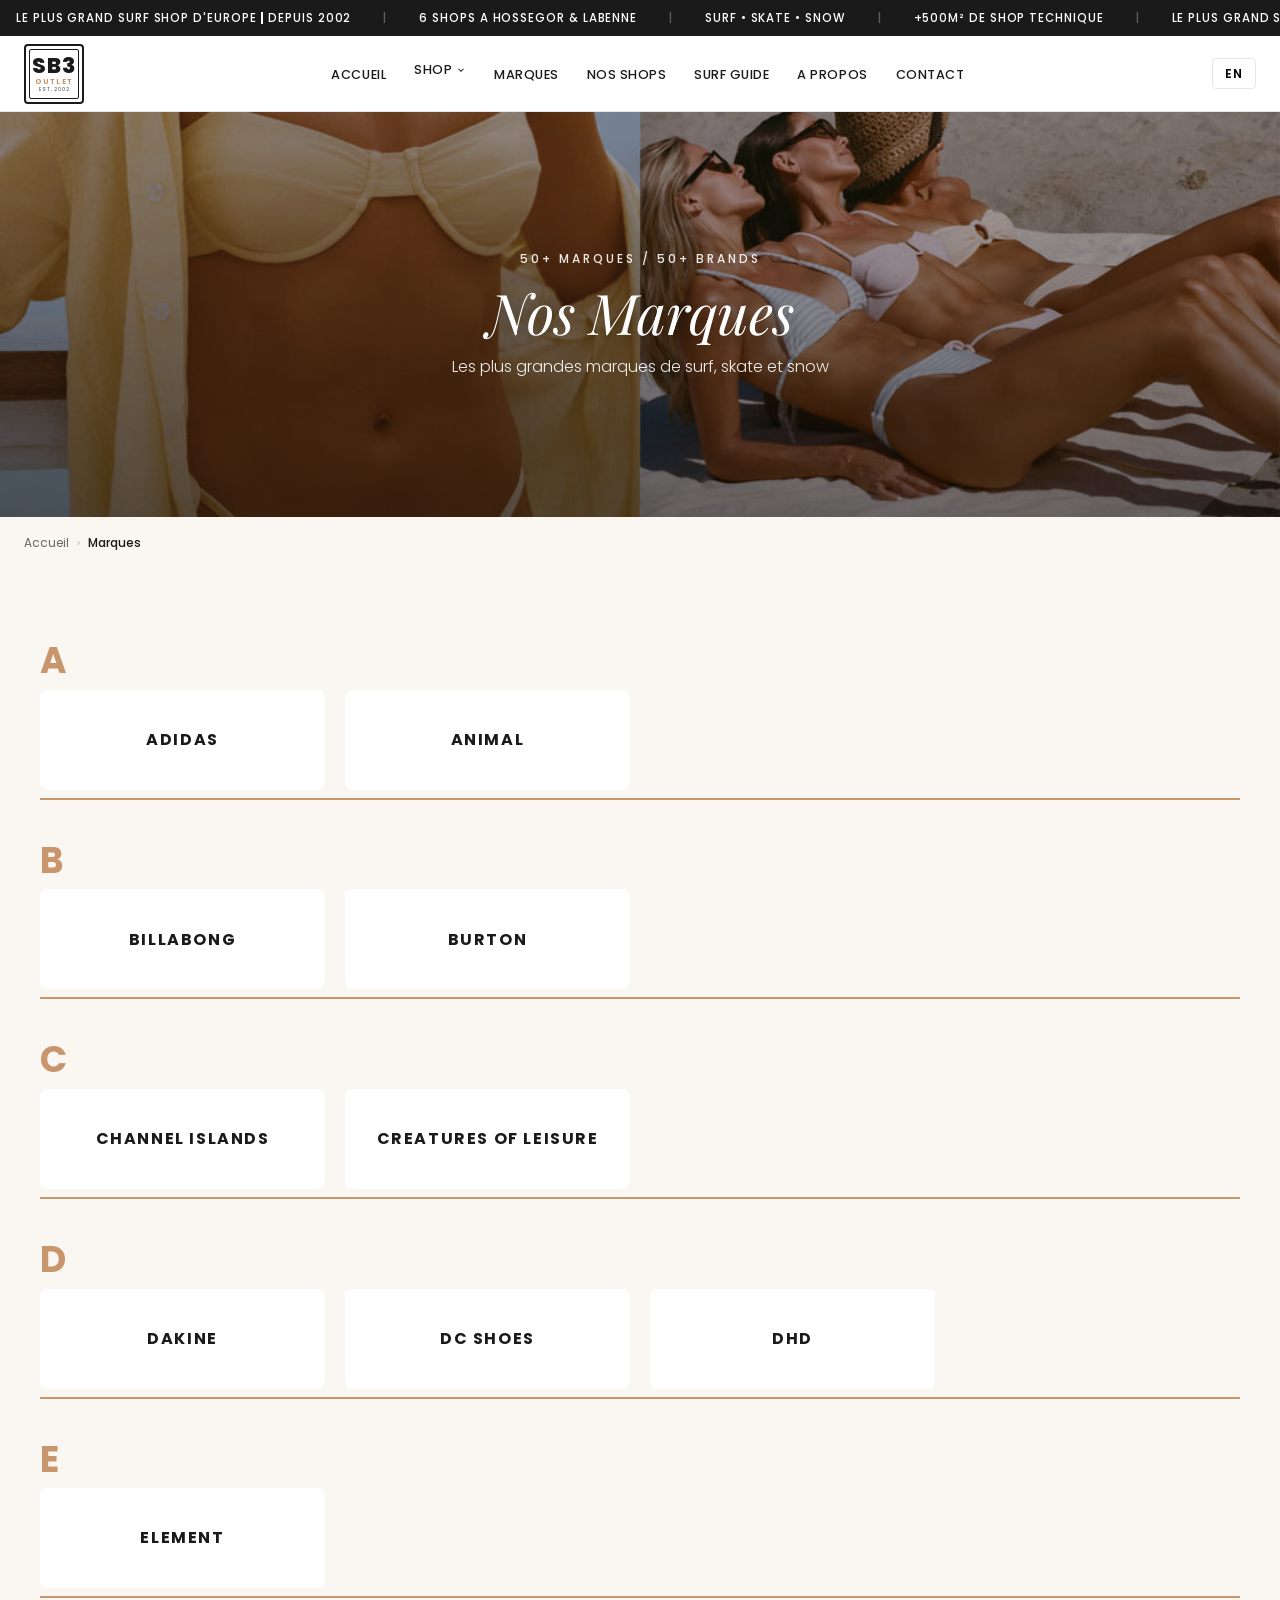
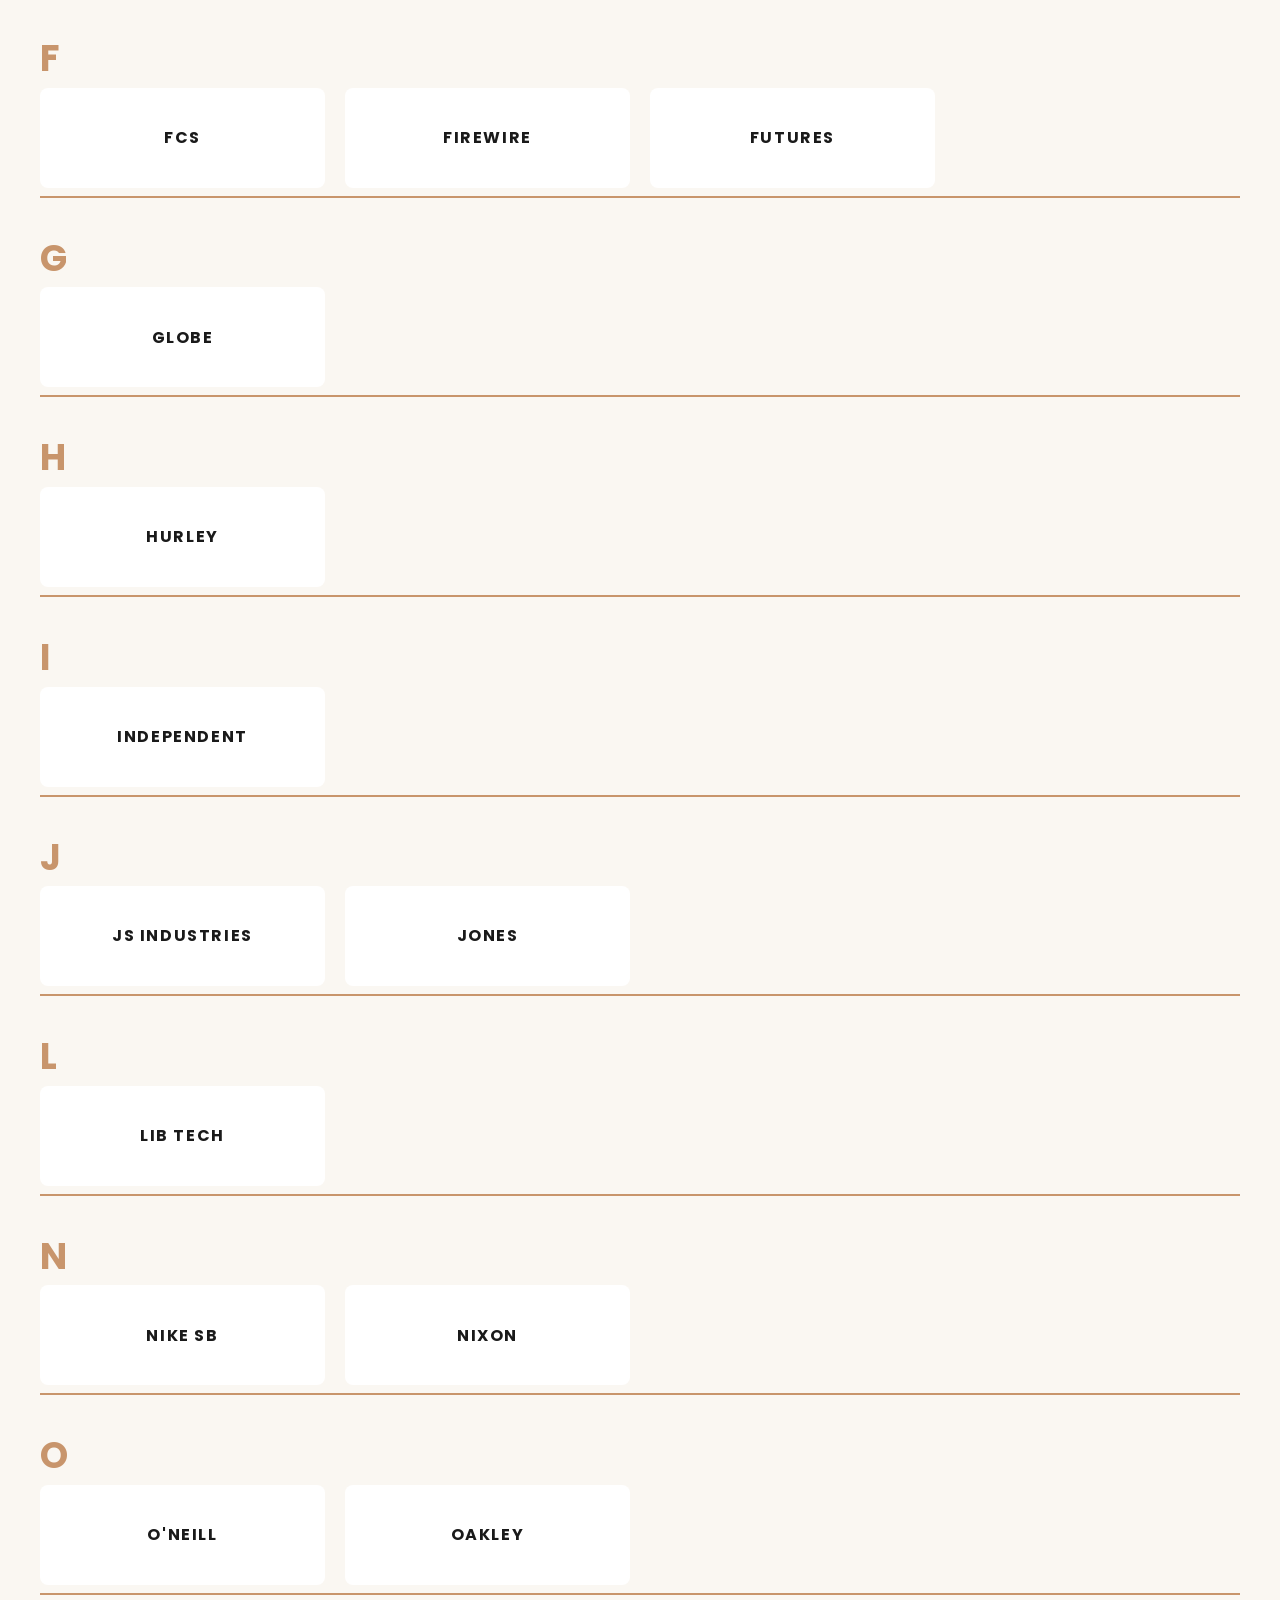
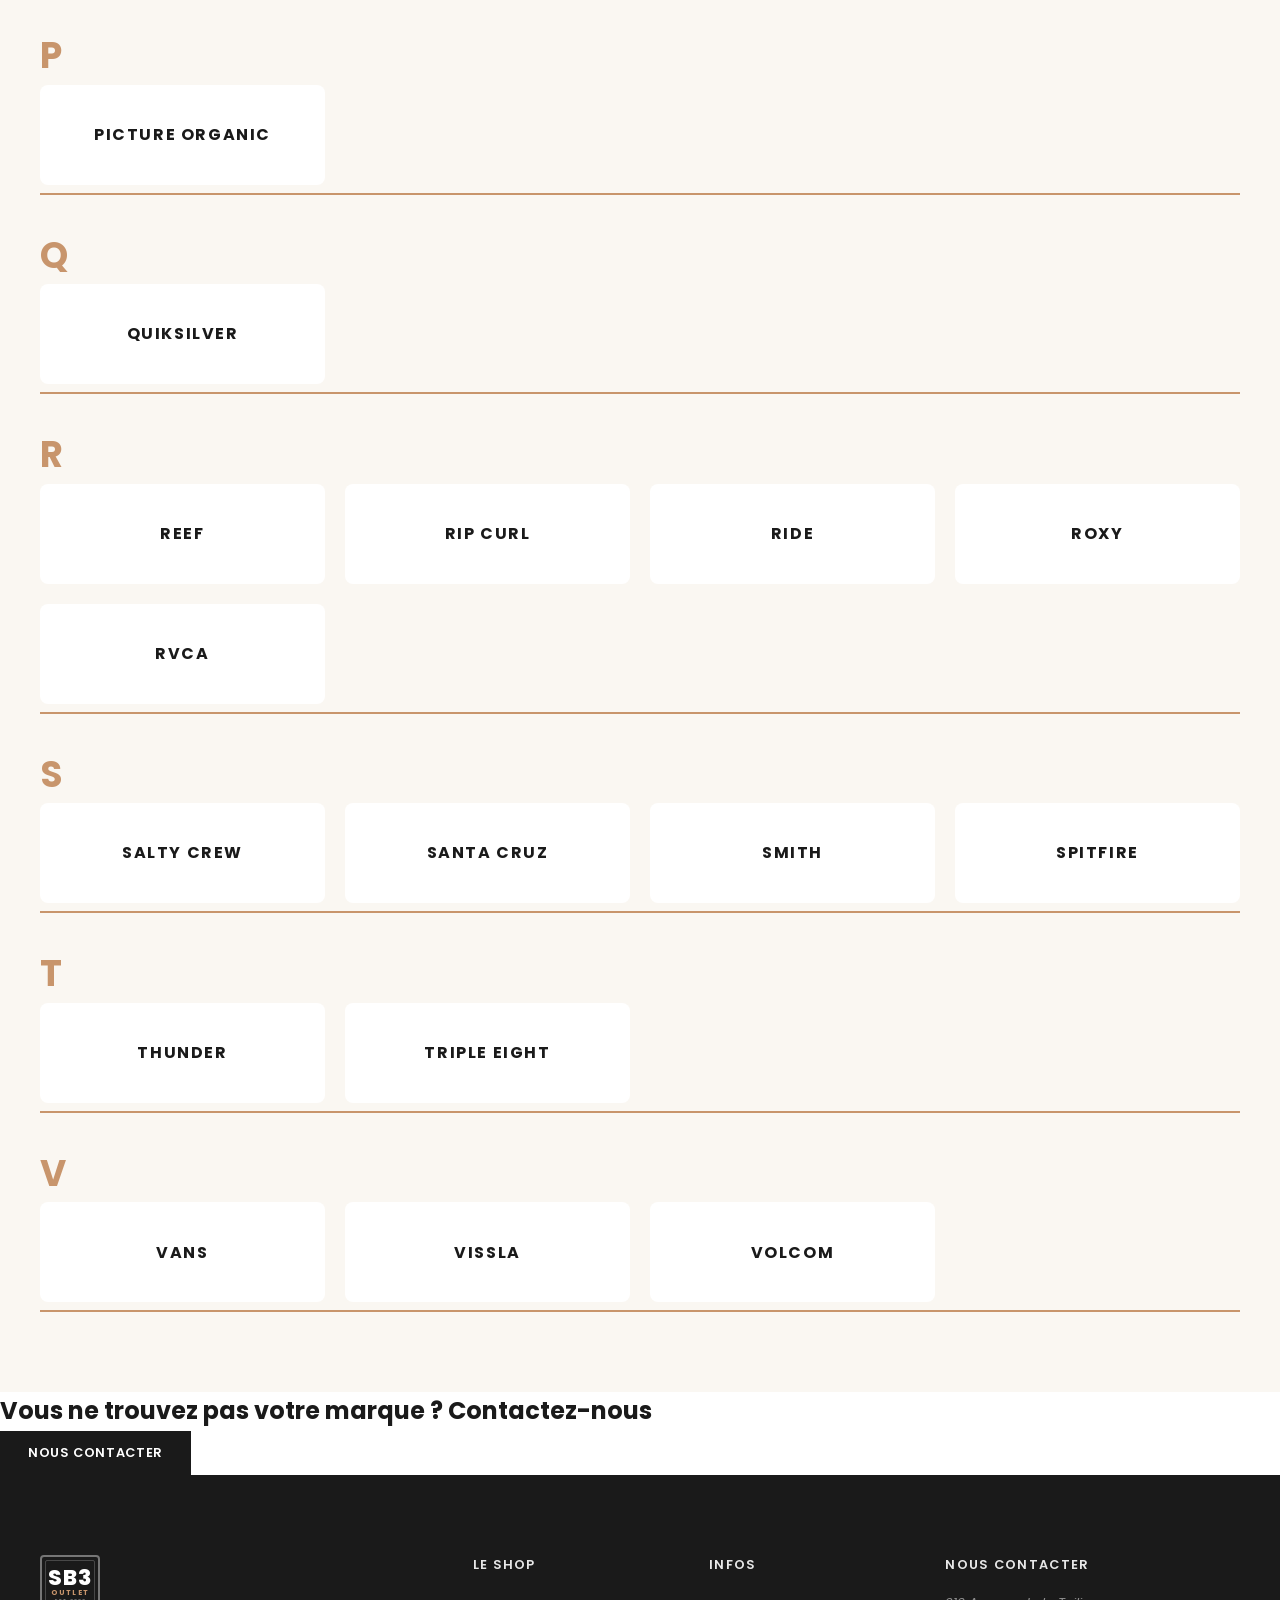
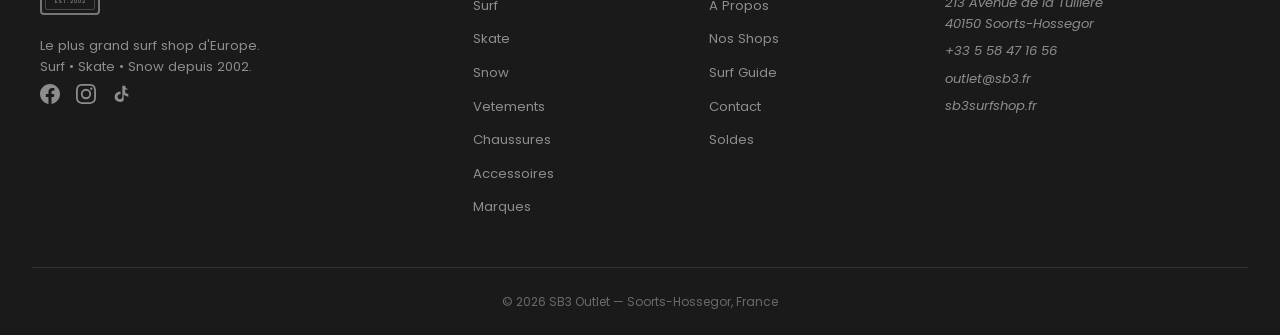
<file: brands.html>
<!DOCTYPE html>
<html lang="fr">
<head>
  <meta charset="UTF-8">
  <meta name="viewport" content="width=device-width, initial-scale=1.0">
  <meta name="description" content="SB3 Outlet - Plus de 50 marques de surf, skate et snow. Billabong, Quiksilver, Rip Curl, Volcom et bien d'autres a Hossegor.">
  <meta name="theme-color" content="#1a1a1a">
  <title>Marques / Brands | SB3 Outlet - Hossegor</title>
  <link rel="preconnect" href="https://fonts.googleapis.com">
  <link rel="preconnect" href="https://fonts.gstatic.com" crossorigin>
  <link href="https://fonts.googleapis.com/css2?family=Poppins:wght@300;400;500;600;700;800&family=Playfair+Display:ital,wght@0,400;0,700;1,400&display=swap" rel="stylesheet">
  <link rel="stylesheet" href="css/style.css">
</head>
<body>

  <!-- ====== TOP BAR (scrolling announcements) ====== -->
  <div class="top-bar" id="top-bar">
    <div class="top-bar__track">
      <span class="top-bar__item">
        <span class="fr">Le plus grand surf shop d'Europe</span>
        <span class="en">Europe's Largest Surf Shop</span>
        <strong> | </strong>
        <span class="fr">Depuis 2002</span>
        <span class="en">Since 2002</span>
      </span>
      <span class="top-bar__sep">|</span>
      <span class="top-bar__item">
        <span class="fr">6 shops a Hossegor &amp; Labenne</span>
        <span class="en">6 shops in Hossegor &amp; Labenne</span>
      </span>
      <span class="top-bar__sep">|</span>
      <span class="top-bar__item">
        <span class="fr">Surf &bull; Skate &bull; Snow</span>
        <span class="en">Surf &bull; Skate &bull; Snow</span>
      </span>
      <span class="top-bar__sep">|</span>
      <span class="top-bar__item">
        <span class="fr">+500m&sup2; de shop technique</span>
        <span class="en">+500m&sup2; Technical Shop</span>
      </span>
      <span class="top-bar__sep">|</span>
      <span class="top-bar__item">
        <span class="fr">Le plus grand surf shop d'Europe</span>
        <span class="en">Europe's Largest Surf Shop</span>
        <strong> | </strong>
        <span class="fr">Depuis 2002</span>
        <span class="en">Since 2002</span>
      </span>
      <span class="top-bar__sep">|</span>
      <span class="top-bar__item">
        <span class="fr">6 shops a Hossegor &amp; Labenne</span>
        <span class="en">6 shops in Hossegor &amp; Labenne</span>
      </span>
      <span class="top-bar__sep">|</span>
      <span class="top-bar__item">
        <span class="fr">Surf &bull; Skate &bull; Snow</span>
        <span class="en">Surf &bull; Skate &bull; Snow</span>
      </span>
      <span class="top-bar__sep">|</span>
      <span class="top-bar__item">
        <span class="fr">+500m&sup2; de shop technique</span>
        <span class="en">+500m&sup2; Technical Shop</span>
      </span>
    </div>
  </div>

  <!-- ====== NAV ====== -->
  <nav class="nav" id="nav">
    <div class="nav__inner">
      <div class="nav__logo">
        <a href="index.html">
          <div class="logo-badge">
            <span class="logo-badge__main">SB3</span>
            <span class="logo-badge__sub">OUTLET</span>
            <span class="logo-badge__est">EST. 2002</span>
          </div>
        </a>
      </div>

      <ul class="nav__links" id="nav-links">
        <li><a href="index.html">
          <span class="fr">Accueil</span>
          <span class="en">Home</span>
        </a></li>
        <li class="nav__dropdown">
          <button class="nav__link nav__dropdown-trigger" aria-expanded="false" aria-haspopup="true">
            <span class="fr">Shop</span>
            <span class="en">Shop</span>
            <svg class="nav__dropdown-arrow" width="10" height="10" viewBox="0 0 24 24" fill="none" stroke="currentColor" stroke-width="2.5"><path d="M6 9l6 6 6-6"/></svg>
          </button>
          <ul class="nav__dropdown-menu">
            <li><a href="surf.html">Surf</a></li>
            <li><a href="skate.html">Skate</a></li>
            <li><a href="snow.html">Snow</a></li>
            <li><a href="clothing.html"><span class="fr">Vetements</span><span class="en">Clothing</span></a></li>
            <li><a href="shoes.html"><span class="fr">Chaussures</span><span class="en">Shoes</span></a></li>
            <li><a href="accessories.html"><span class="fr">Accessoires</span><span class="en">Accessories</span></a></li>
          </ul>
        </li>
        <li>
          <a href="brands.html" class="nav__link nav__link--active">
            <span class="fr">Marques</span>
            <span class="en">Brands</span>
          </a>
        </li>
        <li><a href="shops.html" class="nav__link">
          <span class="fr">Nos Shops</span>
          <span class="en">Our Shops</span>
        </a></li>
        <li><a href="surf-guide.html" class="nav__link">
          <span class="fr">Surf Guide</span>
          <span class="en">Surf Guide</span>
        </a></li>
        <li><a href="about.html" class="nav__link">
          <span class="fr">A Propos</span>
          <span class="en">About</span>
        </a></li>
        <li><a href="contact.html" class="nav__link">
          <span class="fr">Contact</span>
          <span class="en">Contact</span>
        </a></li>
      </ul>

      <div class="nav__actions">
        <button class="nav__lang-btn" id="lang-toggle" aria-label="Toggle language">
          <span class="fr">EN</span>
          <span class="en">FR</span>
        </button>
        <button class="nav__burger" id="burger" aria-expanded="false" aria-controls="mobile-menu" aria-label="Menu">
          <span></span><span></span><span></span>
        </button>
      </div>
    </div>
  </nav>

  <!-- ====== MOBILE MENU ====== -->
  <div class="mobile-menu" id="mobile-menu" aria-hidden="true">
    <div class="mobile-menu__inner">
      <a href="index.html" class="mobile-menu__link">
        <span class="fr">Accueil</span>
        <span class="en">Home</span>
      </a>
      <details class="mobile-menu__details">
        <summary class="mobile-menu__link">
          <span class="fr">Shop</span>
          <span class="en">Shop</span>
          <svg class="mobile-menu__chevron" width="14" height="14" viewBox="0 0 24 24" fill="none" stroke="currentColor" stroke-width="2.5"><path d="M6 9l6 6 6-6"/></svg>
        </summary>
        <div class="mobile-menu__submenu">
          <a href="surf.html">Surf</a>
          <a href="skate.html">Skate</a>
          <a href="snow.html">Snow</a>
          <a href="clothing.html"><span class="fr">Vetements</span><span class="en">Clothing</span></a>
          <a href="shoes.html"><span class="fr">Chaussures</span><span class="en">Shoes</span></a>
          <a href="accessories.html"><span class="fr">Accessoires</span><span class="en">Accessories</span></a>
        </div>
      </details>
      <a href="brands.html" class="mobile-menu__link mobile-menu__link--active">
        <span class="fr">Marques</span>
        <span class="en">Brands</span>
      </a>
      <a href="shops.html" class="mobile-menu__link">
        <span class="fr">Nos Shops</span>
        <span class="en">Our Shops</span>
      </a>
      <a href="surf-guide.html" class="mobile-menu__link">
        <span class="fr">Surf Guide</span>
        <span class="en">Surf Guide</span>
      </a>
      <a href="about.html" class="mobile-menu__link">
        <span class="fr">A Propos</span>
        <span class="en">About</span>
      </a>
      <a href="contact.html" class="mobile-menu__link">
        <span class="fr">Contact</span>
        <span class="en">Contact</span>
      </a>
      <div class="mobile-menu__footer">
        <button class="mobile-menu__lang" id="lang-toggle-mobile">
          <span class="fr">English</span>
          <span class="en">Francais</span>
        </button>
      </div>
    </div>
  </div>

  <!-- ====== PAGE HERO ====== -->
  <section class="page-hero">
    <div class="page-hero__bg">
      <img src="images/hero-campaign.jpg" alt="Nos Marques" loading="eager">
      <div class="page-hero__overlay"></div>
    </div>
    <div class="page-hero__content">
      <p class="page-hero__eyebrow">50+ MARQUES / 50+ BRANDS</p>
      <h1 class="page-hero__title">
        <span class="fr">Nos Marques</span>
        <span class="en">Our Brands</span>
      </h1>
      <p class="page-hero__subtitle">
        <span class="fr">Les plus grandes marques de surf, skate et snow</span>
        <span class="en">The biggest surf, skate and snow brands</span>
      </p>
    </div>
  </section>

  <!-- ====== BREADCRUMB ====== -->
  <nav class="breadcrumb" aria-label="Breadcrumb">
    <div class="breadcrumb__inner">
      <a href="index.html"><span class="fr">Accueil</span><span class="en">Home</span></a>
      <span class="breadcrumb__sep">&rsaquo;</span>
      <span class="breadcrumb__current"><span class="fr">Marques</span><span class="en">Brands</span></span>
    </div>
  </nav>

  <!-- ====== BRANDS DIRECTORY ====== -->
  <section class="brands-page">
    <div class="brands-page__inner">

      <!-- A -->
      <div class="brands-page__letter" id="letter-a">
        <h2>A</h2>
        <div class="brands-grid">
          <div class="brand-card"><span class="brand-card__name">ADIDAS</span></div>
          <div class="brand-card"><span class="brand-card__name">ANIMAL</span></div>
        </div>
      </div>

      <!-- B -->
      <div class="brands-page__letter" id="letter-b">
        <h2>B</h2>
        <div class="brands-grid">
          <div class="brand-card"><span class="brand-card__name">BILLABONG</span></div>
          <div class="brand-card"><span class="brand-card__name">BURTON</span></div>
        </div>
      </div>

      <!-- C -->
      <div class="brands-page__letter" id="letter-c">
        <h2>C</h2>
        <div class="brands-grid">
          <div class="brand-card"><span class="brand-card__name">CHANNEL ISLANDS</span></div>
          <div class="brand-card"><span class="brand-card__name">CREATURES OF LEISURE</span></div>
        </div>
      </div>

      <!-- D -->
      <div class="brands-page__letter" id="letter-d">
        <h2>D</h2>
        <div class="brands-grid">
          <div class="brand-card"><span class="brand-card__name">DAKINE</span></div>
          <div class="brand-card"><span class="brand-card__name">DC SHOES</span></div>
          <div class="brand-card"><span class="brand-card__name">DHD</span></div>
        </div>
      </div>

      <!-- E -->
      <div class="brands-page__letter" id="letter-e">
        <h2>E</h2>
        <div class="brands-grid">
          <div class="brand-card"><span class="brand-card__name">ELEMENT</span></div>
        </div>
      </div>

      <!-- F -->
      <div class="brands-page__letter" id="letter-f">
        <h2>F</h2>
        <div class="brands-grid">
          <div class="brand-card"><span class="brand-card__name">FCS</span></div>
          <div class="brand-card"><span class="brand-card__name">FIREWIRE</span></div>
          <div class="brand-card"><span class="brand-card__name">FUTURES</span></div>
        </div>
      </div>

      <!-- G -->
      <div class="brands-page__letter" id="letter-g">
        <h2>G</h2>
        <div class="brands-grid">
          <div class="brand-card"><span class="brand-card__name">GLOBE</span></div>
        </div>
      </div>

      <!-- H -->
      <div class="brands-page__letter" id="letter-h">
        <h2>H</h2>
        <div class="brands-grid">
          <div class="brand-card"><span class="brand-card__name">HURLEY</span></div>
        </div>
      </div>

      <!-- I -->
      <div class="brands-page__letter" id="letter-i">
        <h2>I</h2>
        <div class="brands-grid">
          <div class="brand-card"><span class="brand-card__name">INDEPENDENT</span></div>
        </div>
      </div>

      <!-- J -->
      <div class="brands-page__letter" id="letter-j">
        <h2>J</h2>
        <div class="brands-grid">
          <div class="brand-card"><span class="brand-card__name">JS INDUSTRIES</span></div>
          <div class="brand-card"><span class="brand-card__name">JONES</span></div>
        </div>
      </div>

      <!-- L -->
      <div class="brands-page__letter" id="letter-l">
        <h2>L</h2>
        <div class="brands-grid">
          <div class="brand-card"><span class="brand-card__name">LIB TECH</span></div>
        </div>
      </div>

      <!-- N -->
      <div class="brands-page__letter" id="letter-n">
        <h2>N</h2>
        <div class="brands-grid">
          <div class="brand-card"><span class="brand-card__name">NIKE SB</span></div>
          <div class="brand-card"><span class="brand-card__name">NIXON</span></div>
        </div>
      </div>

      <!-- O -->
      <div class="brands-page__letter" id="letter-o">
        <h2>O</h2>
        <div class="brands-grid">
          <div class="brand-card"><span class="brand-card__name">O'NEILL</span></div>
          <div class="brand-card"><span class="brand-card__name">OAKLEY</span></div>
        </div>
      </div>

      <!-- P -->
      <div class="brands-page__letter" id="letter-p">
        <h2>P</h2>
        <div class="brands-grid">
          <div class="brand-card"><span class="brand-card__name">PICTURE ORGANIC</span></div>
        </div>
      </div>

      <!-- Q -->
      <div class="brands-page__letter" id="letter-q">
        <h2>Q</h2>
        <div class="brands-grid">
          <div class="brand-card"><span class="brand-card__name">QUIKSILVER</span></div>
        </div>
      </div>

      <!-- R -->
      <div class="brands-page__letter" id="letter-r">
        <h2>R</h2>
        <div class="brands-grid">
          <div class="brand-card"><span class="brand-card__name">REEF</span></div>
          <div class="brand-card"><span class="brand-card__name">RIP CURL</span></div>
          <div class="brand-card"><span class="brand-card__name">RIDE</span></div>
          <div class="brand-card"><span class="brand-card__name">ROXY</span></div>
          <div class="brand-card"><span class="brand-card__name">RVCA</span></div>
        </div>
      </div>

      <!-- S -->
      <div class="brands-page__letter" id="letter-s">
        <h2>S</h2>
        <div class="brands-grid">
          <div class="brand-card"><span class="brand-card__name">SALTY CREW</span></div>
          <div class="brand-card"><span class="brand-card__name">SANTA CRUZ</span></div>
          <div class="brand-card"><span class="brand-card__name">SMITH</span></div>
          <div class="brand-card"><span class="brand-card__name">SPITFIRE</span></div>
        </div>
      </div>

      <!-- T -->
      <div class="brands-page__letter" id="letter-t">
        <h2>T</h2>
        <div class="brands-grid">
          <div class="brand-card"><span class="brand-card__name">THUNDER</span></div>
          <div class="brand-card"><span class="brand-card__name">TRIPLE EIGHT</span></div>
        </div>
      </div>

      <!-- V -->
      <div class="brands-page__letter" id="letter-v">
        <h2>V</h2>
        <div class="brands-grid">
          <div class="brand-card"><span class="brand-card__name">VANS</span></div>
          <div class="brand-card"><span class="brand-card__name">VISSLA</span></div>
          <div class="brand-card"><span class="brand-card__name">VOLCOM</span></div>
        </div>
      </div>

    </div>
  </section>

  <!-- ====== CTA SECTION ====== -->
  <section class="brands-page__cta reveal">
    <div class="brands-page__cta-inner">
      <h2>
        <span class="fr">Vous ne trouvez pas votre marque ? Contactez-nous</span>
        <span class="en">Can't find your brand? Contact us</span>
      </h2>
      <a href="contact.html" class="btn btn--primary">
        <span class="fr">Nous Contacter</span>
        <span class="en">Contact Us</span>
      </a>
    </div>
  </section>

  <!-- ====== FOOTER ====== -->
  <footer class="footer">
    <div class="footer__top">
      <div class="footer__col">
        <div class="footer__logo">
          <div class="logo-badge logo-badge--light">
            <span class="logo-badge__main">SB3</span>
            <span class="logo-badge__sub">OUTLET</span>
            <span class="logo-badge__est">EST. 2002</span>
          </div>
        </div>
        <p class="footer__tagline">
          <span class="fr">Le plus grand surf shop d'Europe.<br>Surf &bull; Skate &bull; Snow depuis 2002.</span>
          <span class="en">Europe's largest surf shop.<br>Surf &bull; Skate &bull; Snow since 2002.</span>
        </p>
        <div class="footer__social">
          <a href="https://www.facebook.com/sb3outlethossegor/" target="_blank" rel="noopener noreferrer" aria-label="Facebook">
            <svg width="20" height="20" viewBox="0 0 24 24" fill="currentColor"><path d="M24 12.073c0-6.627-5.373-12-12-12s-12 5.373-12 12c0 5.99 4.388 10.954 10.125 11.854v-8.385H7.078v-3.47h3.047V9.43c0-3.007 1.792-4.669 4.533-4.669 1.312 0 2.686.235 2.686.235v2.953H15.83c-1.491 0-1.956.925-1.956 1.874v2.25h3.328l-.532 3.47h-2.796v8.385C19.612 23.027 24 18.062 24 12.073z"/></svg>
          </a>
          <a href="https://www.instagram.com/sb3surfshop/" target="_blank" rel="noopener noreferrer" aria-label="Instagram">
            <svg width="20" height="20" viewBox="0 0 24 24" fill="currentColor"><path d="M12 2.163c3.204 0 3.584.012 4.85.07 3.252.148 4.771 1.691 4.919 4.919.058 1.265.069 1.645.069 4.849 0 3.205-.012 3.584-.069 4.849-.149 3.225-1.664 4.771-4.919 4.919-1.266.058-1.644.07-4.85.07-3.204 0-3.584-.012-4.849-.07-3.26-.149-4.771-1.699-4.919-4.92-.058-1.265-.07-1.644-.07-4.849 0-3.204.013-3.583.07-4.849.149-3.227 1.664-4.771 4.919-4.919 1.266-.057 1.645-.069 4.849-.069zM12 0C8.741 0 8.333.014 7.053.072 2.695.272.273 2.69.073 7.052.014 8.333 0 8.741 0 12c0 3.259.014 3.668.072 4.948.2 4.358 2.618 6.78 6.98 6.98C8.333 23.986 8.741 24 12 24c3.259 0 3.668-.014 4.948-.072 4.354-.2 6.782-2.618 6.979-6.98.059-1.28.073-1.689.073-4.948 0-3.259-.014-3.667-.072-4.947-.196-4.354-2.617-6.78-6.979-6.98C15.668.014 15.259 0 12 0zm0 5.838a6.162 6.162 0 100 12.324 6.162 6.162 0 000-12.324zM12 16a4 4 0 110-8 4 4 0 010 8zm6.406-11.845a1.44 1.44 0 100 2.881 1.44 1.44 0 000-2.881z"/></svg>
          </a>
          <a href="https://www.tiktok.com/@sb3surfshop" target="_blank" rel="noopener noreferrer" aria-label="TikTok">
            <svg width="20" height="20" viewBox="0 0 24 24" fill="currentColor"><path d="M19.59 6.69a4.83 4.83 0 01-3.77-4.25V2h-3.45v13.67a2.89 2.89 0 01-2.88 2.5 2.89 2.89 0 01-2.89-2.89 2.89 2.89 0 012.89-2.89c.28 0 .54.04.79.1v-3.5a6.37 6.37 0 00-.79-.05A6.34 6.34 0 003.15 15.2a6.34 6.34 0 0010.86 4.46V13a8.28 8.28 0 005.58 2.17V11.7a4.83 4.83 0 01-3.77-1.24V6.69h3.77z"/></svg>
          </a>
        </div>
      </div>
      <div class="footer__col">
        <h4>
          <span class="fr">Le Shop</span>
          <span class="en">The Shop</span>
        </h4>
        <ul>
          <li><a href="surf.html">Surf</a></li>
          <li><a href="skate.html">Skate</a></li>
          <li><a href="snow.html">Snow</a></li>
          <li><a href="clothing.html"><span class="fr">Vetements</span><span class="en">Clothing</span></a></li>
          <li><a href="shoes.html"><span class="fr">Chaussures</span><span class="en">Shoes</span></a></li>
          <li><a href="accessories.html"><span class="fr">Accessoires</span><span class="en">Accessories</span></a></li>
          <li><a href="brands.html"><span class="fr">Marques</span><span class="en">Brands</span></a></li>
        </ul>
      </div>
      <div class="footer__col">
        <h4>
          <span class="fr">Infos</span>
          <span class="en">Info</span>
        </h4>
        <ul>
          <li><a href="about.html"><span class="fr">A Propos</span><span class="en">About Us</span></a></li>
          <li><a href="shops.html"><span class="fr">Nos Shops</span><span class="en">Our Shops</span></a></li>
          <li><a href="surf-guide.html"><span class="fr">Surf Guide</span><span class="en">Surf Guide</span></a></li>
          <li><a href="contact.html"><span class="fr">Contact</span><span class="en">Contact</span></a></li>
          <li><a href="sale.html"><span class="fr">Soldes</span><span class="en">Sale</span></a></li>
        </ul>
      </div>
      <div class="footer__col">
        <h4>
          <span class="fr">Nous Contacter</span>
          <span class="en">Contact Us</span>
        </h4>
        <address class="footer__address">
          <p>213 Avenue de la Tuiliere<br>40150 Soorts-Hossegor</p>
          <p><a href="tel:+33558471656">+33 5 58 47 16 56</a></p>
          <p><a href="mailto:outlet@sb3.fr">outlet@sb3.fr</a></p>
          <p><a href="https://sb3surfshop.fr" target="_blank" rel="noopener noreferrer">sb3surfshop.fr</a></p>
        </address>
      </div>
    </div>
    <div class="footer__bottom">
      <p>&copy; 2026 SB3 Outlet &mdash; Soorts-Hossegor, France</p>
    </div>
  </footer>

  <script src="js/main.js"></script>
</body>
</html>
</file>
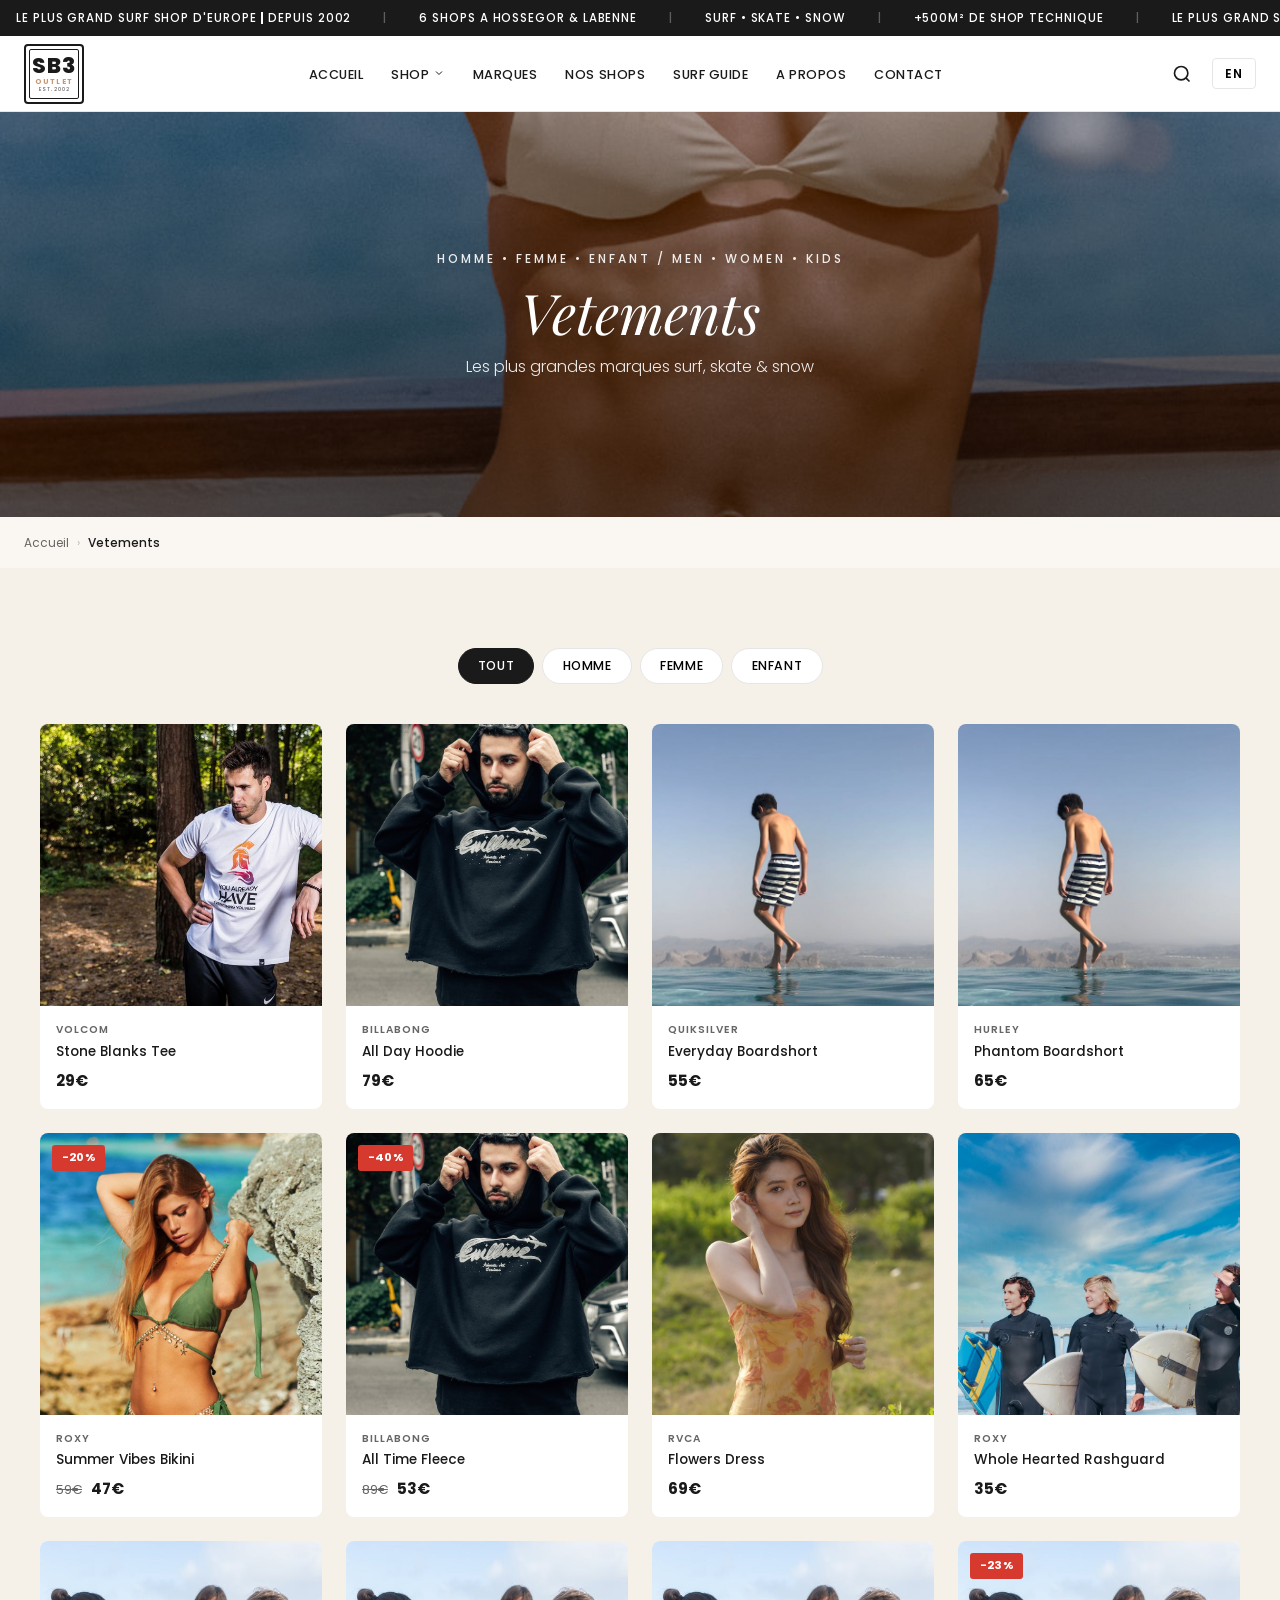
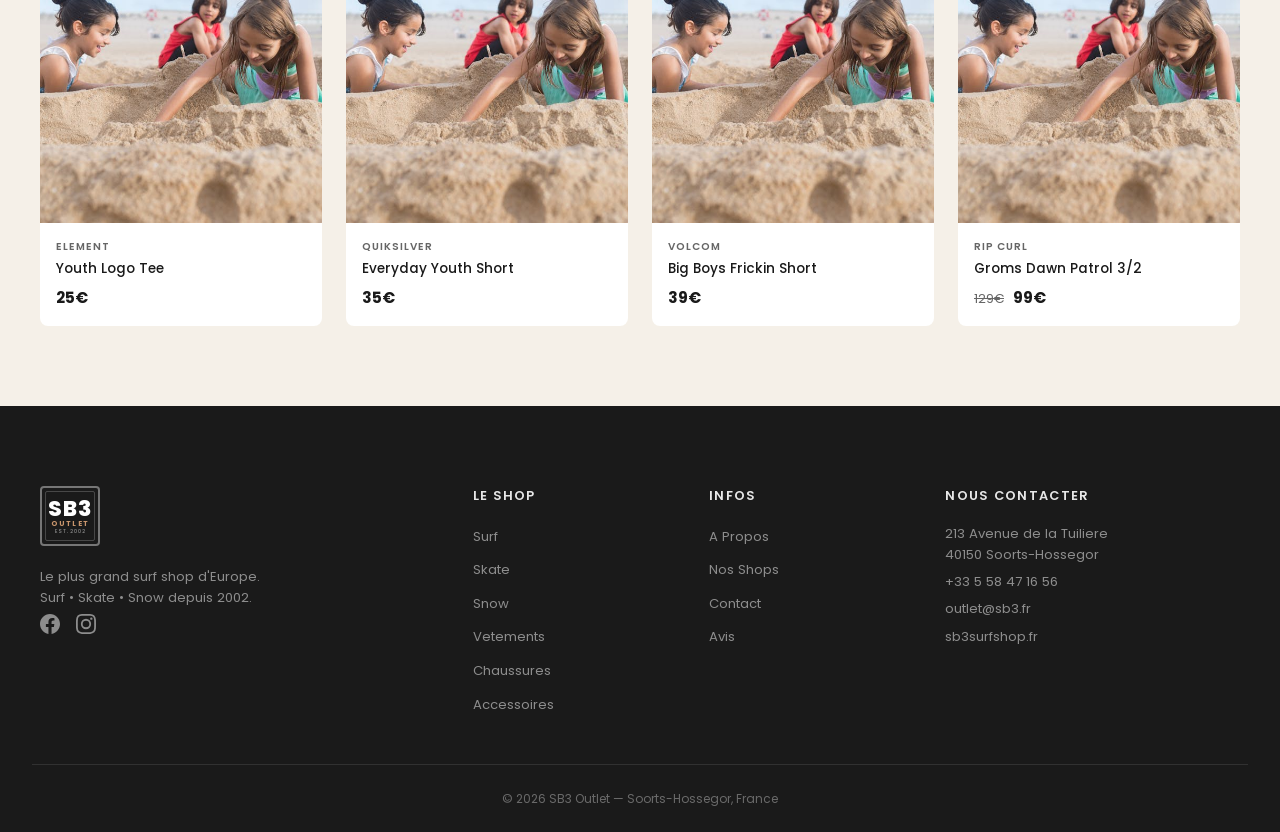
<file: clothing.html>
<!DOCTYPE html>
<html lang="fr">
<head>
  <meta charset="UTF-8">
  <meta name="viewport" content="width=device-width, initial-scale=1.0">
  <meta name="description" content="SB3 Outlet - Vetements surf, skate & snow. Les plus grandes marques homme, femme, enfant a Hossegor.">
  <meta name="theme-color" content="#1a1a1a">
  <title>Vetements / Clothing | SB3 Outlet</title>
  <link rel="preconnect" href="https://fonts.googleapis.com">
  <link rel="preconnect" href="https://fonts.gstatic.com" crossorigin>
  <link href="https://fonts.googleapis.com/css2?family=Poppins:wght@300;400;500;600;700;800&family=Playfair+Display:ital,wght@0,400;0,700;1,400&display=swap" rel="stylesheet">
  <link rel="stylesheet" href="css/style.css">
</head>
<body>

  <!-- ====== TOP BAR (scrolling announcements) ====== -->
  <div class="top-bar" id="top-bar">
    <div class="top-bar__track">
      <span class="top-bar__item">
        <span class="fr">Le plus grand surf shop d'Europe</span>
        <span class="en">Europe's Largest Surf Shop</span>
        <strong> | </strong>
        <span class="fr">Depuis 2002</span>
        <span class="en">Since 2002</span>
      </span>
      <span class="top-bar__sep">|</span>
      <span class="top-bar__item">
        <span class="fr">6 shops a Hossegor &amp; Labenne</span>
        <span class="en">6 shops in Hossegor &amp; Labenne</span>
      </span>
      <span class="top-bar__sep">|</span>
      <span class="top-bar__item">
        <span class="fr">Surf &bull; Skate &bull; Snow</span>
        <span class="en">Surf &bull; Skate &bull; Snow</span>
      </span>
      <span class="top-bar__sep">|</span>
      <span class="top-bar__item">
        <span class="fr">+500m&sup2; de shop technique</span>
        <span class="en">+500m&sup2; Technical Shop</span>
      </span>
      <span class="top-bar__sep">|</span>
      <span class="top-bar__item">
        <span class="fr">Le plus grand surf shop d'Europe</span>
        <span class="en">Europe's Largest Surf Shop</span>
        <strong> | </strong>
        <span class="fr">Depuis 2002</span>
        <span class="en">Since 2002</span>
      </span>
      <span class="top-bar__sep">|</span>
      <span class="top-bar__item">
        <span class="fr">6 shops a Hossegor &amp; Labenne</span>
        <span class="en">6 shops in Hossegor &amp; Labenne</span>
      </span>
      <span class="top-bar__sep">|</span>
      <span class="top-bar__item">
        <span class="fr">Surf &bull; Skate &bull; Snow</span>
        <span class="en">Surf &bull; Skate &bull; Snow</span>
      </span>
      <span class="top-bar__sep">|</span>
      <span class="top-bar__item">
        <span class="fr">+500m&sup2; de shop technique</span>
        <span class="en">+500m&sup2; Technical Shop</span>
      </span>
    </div>
  </div>

  <!-- ====== NAV ====== -->
  <nav class="nav" id="nav">
    <div class="nav__inner">
      <div class="nav__logo">
        <a href="index.html">
          <div class="logo-badge">
            <span class="logo-badge__main">SB3</span>
            <span class="logo-badge__sub">OUTLET</span>
            <span class="logo-badge__est">EST. 2002</span>
          </div>
        </a>
      </div>

      <ul class="nav__links" id="nav-links">
        <li><a href="index.html">
          <span class="fr">Accueil</span>
          <span class="en">Home</span>
        </a></li>
        <li class="nav__dropdown">
          <a href="#" class="nav__dropdown-toggle">
            <span class="fr">Shop</span>
            <span class="en">Shop</span>
            <svg width="12" height="12" viewBox="0 0 24 24" fill="none" stroke="currentColor" stroke-width="2"><path d="M6 9l6 6 6-6"/></svg>
          </a>
          <ul class="nav__dropdown-menu">
            <li><a href="surf.html">Surf</a></li>
            <li><a href="skate.html">Skate</a></li>
            <li><a href="snow.html">Snow</a></li>
            <li><a href="clothing.html" class="active"><span class="fr">Vetements</span><span class="en">Clothing</span></a></li>
            <li><a href="shoes.html"><span class="fr">Chaussures</span><span class="en">Shoes</span></a></li>
            <li><a href="accessories.html"><span class="fr">Accessoires</span><span class="en">Accessories</span></a></li>
          </ul>
        </li>
        <li><a href="brands.html">
          <span class="fr">Marques</span>
          <span class="en">Brands</span>
        </a></li>
        <li><a href="shops.html">
          <span class="fr">Nos Shops</span>
          <span class="en">Our Shops</span>
        </a></li>
        <li><a href="surf-guide.html">
          <span class="fr">Surf Guide</span>
          <span class="en">Surf Guide</span>
        </a></li>
        <li><a href="about.html">
          <span class="fr">A Propos</span>
          <span class="en">About</span>
        </a></li>
        <li><a href="contact.html">
          <span class="fr">Contact</span>
          <span class="en">Contact</span>
        </a></li>
      </ul>

      <div class="nav__actions">
        <button class="nav__icon-btn" aria-label="Search">
          <svg width="20" height="20" viewBox="0 0 24 24" fill="none" stroke="currentColor" stroke-width="2"><circle cx="11" cy="11" r="8"/><path d="m21 21-4.35-4.35"/></svg>
        </button>
        <button class="nav__lang-btn" id="lang-toggle" aria-label="Toggle language">
          <span class="fr">EN</span>
          <span class="en">FR</span>
        </button>
        <button class="nav__burger" id="burger" aria-expanded="false" aria-controls="mobile-menu" aria-label="Menu">
          <span></span><span></span><span></span>
        </button>
      </div>
    </div>
  </nav>

  <!-- Mobile menu -->
  <div class="mobile-menu" id="mobile-menu" aria-hidden="true">
    <a href="index.html"><span class="fr">Accueil</span><span class="en">Home</span></a>
    <details class="mobile-menu__details">
      <summary>Shop</summary>
      <a href="surf.html">Surf</a>
      <a href="skate.html">Skate</a>
      <a href="snow.html">Snow</a>
      <a href="clothing.html" class="active"><span class="fr">Vetements</span><span class="en">Clothing</span></a>
      <a href="shoes.html"><span class="fr">Chaussures</span><span class="en">Shoes</span></a>
      <a href="accessories.html"><span class="fr">Accessoires</span><span class="en">Accessories</span></a>
    </details>
    <a href="brands.html"><span class="fr">Marques</span><span class="en">Brands</span></a>
    <a href="shops.html"><span class="fr">Nos Shops</span><span class="en">Our Shops</span></a>
    <a href="surf-guide.html"><span class="fr">Surf Guide</span><span class="en">Surf Guide</span></a>
    <a href="about.html"><span class="fr">A Propos</span><span class="en">About</span></a>
    <a href="contact.html"><span class="fr">Contact</span><span class="en">Contact</span></a>
    <button class="mobile-menu__lang" id="lang-toggle-mobile">
      <span class="fr">English</span>
      <span class="en">Francais</span>
    </button>
  </div>

  <!-- ====== PAGE HERO ====== -->
  <section class="page-hero">
    <div class="page-hero__bg">
      <img src="images/hero-model.jpg" alt="Vetements SB3 Outlet" loading="eager">
      <div class="page-hero__overlay"></div>
    </div>
    <div class="page-hero__content">
      <p class="page-hero__eyebrow">HOMME &bull; FEMME &bull; ENFANT / MEN &bull; WOMEN &bull; KIDS</p>
      <h1 class="page-hero__title">
        <span class="fr">Vetements</span>
        <span class="en">Clothing</span>
      </h1>
      <p class="page-hero__subtitle">
        <span class="fr">Les plus grandes marques surf, skate &amp; snow</span>
        <span class="en">The biggest surf, skate &amp; snow brands</span>
      </p>
    </div>
  </section>

  <!-- ====== BREADCRUMB ====== -->
  <nav class="breadcrumb" aria-label="Breadcrumb">
    <div class="breadcrumb__inner">
      <a href="index.html"><span class="fr">Accueil</span><span class="en">Home</span></a>
      <span class="breadcrumb__sep">&rsaquo;</span>
      <span class="breadcrumb__current"><span class="fr">Vetements</span><span class="en">Clothing</span></span>
    </div>
  </nav>

  <!-- ====== PRODUCTS ====== -->
  <section class="products" id="products">
    <div class="products__tabs reveal">
      <button class="products__tab products__tab--active" data-tab="all"><span class="fr">Tout</span><span class="en">All</span></button>
      <button class="products__tab" data-tab="mens"><span class="fr">Homme</span><span class="en">Mens</span></button>
      <button class="products__tab" data-tab="womens"><span class="fr">Femme</span><span class="en">Womens</span></button>
      <button class="products__tab" data-tab="kids"><span class="fr">Enfant</span><span class="en">Kids</span></button>
    </div>
    <div class="products__grid reveal">

      <!-- 1. VOLCOM Stone Blanks Tee -->
      <div class="product-card" data-category="mens">
        <div class="product-card__img">
          <img src="images/photos/clothing-tshirt-mens.jpg" alt="VOLCOM Stone Blanks Tee" loading="lazy">
        </div>
        <div class="product-card__info">
          <p class="product-card__brand">VOLCOM</p>
          <p class="product-card__name">Stone Blanks Tee</p>
          <p class="product-card__price">29&euro;</p>
        </div>
      </div>

      <!-- 2. BILLABONG All Day Hoodie -->
      <div class="product-card" data-category="mens">
        <div class="product-card__img">
          <img src="images/photos/clothing-hoodie-mens.jpg" alt="BILLABONG All Day Hoodie" loading="lazy">
        </div>
        <div class="product-card__info">
          <p class="product-card__brand">BILLABONG</p>
          <p class="product-card__name">All Day Hoodie</p>
          <p class="product-card__price">79&euro;</p>
        </div>
      </div>

      <!-- 3. QUIKSILVER Everyday Boardshort -->
      <div class="product-card" data-category="mens">
        <div class="product-card__img">
          <img src="images/photos/clothing-boardshorts.jpg" alt="QUIKSILVER Everyday Boardshort" loading="lazy">
        </div>
        <div class="product-card__info">
          <p class="product-card__brand">QUIKSILVER</p>
          <p class="product-card__name">Everyday Boardshort</p>
          <p class="product-card__price">55&euro;</p>
        </div>
      </div>

      <!-- 4. HURLEY Phantom Boardshort -->
      <div class="product-card" data-category="mens">
        <div class="product-card__img">
          <img src="images/photos/clothing-boardshorts.jpg" alt="HURLEY Phantom Boardshort" loading="lazy">
        </div>
        <div class="product-card__info">
          <p class="product-card__brand">HURLEY</p>
          <p class="product-card__name">Phantom Boardshort</p>
          <p class="product-card__price">65&euro;</p>
        </div>
      </div>

      <!-- 5. ROXY Summer Vibes Bikini (SALE) -->
      <div class="product-card" data-category="womens">
        <div class="product-card__img">
          <img src="images/photos/clothing-bikini.jpg" alt="ROXY Summer Vibes Bikini" loading="lazy">
          <span class="product-card__badge">-20%</span>
        </div>
        <div class="product-card__info">
          <p class="product-card__brand">ROXY</p>
          <p class="product-card__name">Summer Vibes Bikini</p>
          <p class="product-card__price"><span class="product-card__price--old">59&euro;</span> 47&euro;</p>
        </div>
      </div>

      <!-- 6. BILLABONG All Time Fleece (SALE) -->
      <div class="product-card" data-category="womens">
        <div class="product-card__img">
          <img src="images/photos/clothing-hoodie-mens.jpg" alt="BILLABONG All Time Fleece" loading="lazy">
          <span class="product-card__badge">-40%</span>
        </div>
        <div class="product-card__info">
          <p class="product-card__brand">BILLABONG</p>
          <p class="product-card__name">All Time Fleece</p>
          <p class="product-card__price"><span class="product-card__price--old">89&euro;</span> 53&euro;</p>
        </div>
      </div>

      <!-- 7. RVCA Flowers Dress -->
      <div class="product-card" data-category="womens">
        <div class="product-card__img">
          <img src="images/photos/clothing-dress-womens.jpg" alt="RVCA Flowers Dress" loading="lazy">
        </div>
        <div class="product-card__info">
          <p class="product-card__brand">RVCA</p>
          <p class="product-card__name">Flowers Dress</p>
          <p class="product-card__price">69&euro;</p>
        </div>
      </div>

      <!-- 8. ROXY Whole Hearted Rashguard -->
      <div class="product-card" data-category="womens">
        <div class="product-card__img">
          <img src="images/photos/clothing-rashguard.jpg" alt="ROXY Whole Hearted Rashguard" loading="lazy">
        </div>
        <div class="product-card__info">
          <p class="product-card__brand">ROXY</p>
          <p class="product-card__name">Whole Hearted Rashguard</p>
          <p class="product-card__price">35&euro;</p>
        </div>
      </div>

      <!-- 9. ELEMENT Youth Logo Tee -->
      <div class="product-card" data-category="kids">
        <div class="product-card__img">
          <img src="images/photos/clothing-kids.jpg" alt="ELEMENT Youth Logo Tee" loading="lazy">
        </div>
        <div class="product-card__info">
          <p class="product-card__brand">ELEMENT</p>
          <p class="product-card__name">Youth Logo Tee</p>
          <p class="product-card__price">25&euro;</p>
        </div>
      </div>

      <!-- 10. QUIKSILVER Everyday Youth Short -->
      <div class="product-card" data-category="kids">
        <div class="product-card__img">
          <img src="images/photos/clothing-kids.jpg" alt="QUIKSILVER Everyday Youth Short" loading="lazy">
        </div>
        <div class="product-card__info">
          <p class="product-card__brand">QUIKSILVER</p>
          <p class="product-card__name">Everyday Youth Short</p>
          <p class="product-card__price">35&euro;</p>
        </div>
      </div>

      <!-- 11. VOLCOM Big Boys Frickin Short -->
      <div class="product-card" data-category="kids">
        <div class="product-card__img">
          <img src="images/photos/clothing-kids.jpg" alt="VOLCOM Big Boys Frickin Short" loading="lazy">
        </div>
        <div class="product-card__info">
          <p class="product-card__brand">VOLCOM</p>
          <p class="product-card__name">Big Boys Frickin Short</p>
          <p class="product-card__price">39&euro;</p>
        </div>
      </div>

      <!-- 12. RIP CURL Groms Dawn Patrol 3/2 (SALE) -->
      <div class="product-card" data-category="kids">
        <div class="product-card__img">
          <img src="images/photos/clothing-kids.jpg" alt="RIP CURL Groms Dawn Patrol 3/2" loading="lazy">
          <span class="product-card__badge">-23%</span>
        </div>
        <div class="product-card__info">
          <p class="product-card__brand">RIP CURL</p>
          <p class="product-card__name">Groms Dawn Patrol 3/2</p>
          <p class="product-card__price"><span class="product-card__price--old">129&euro;</span> 99&euro;</p>
        </div>
      </div>

    </div>
  </section>

  <!-- ====== FOOTER ====== -->
  <footer class="footer">
    <div class="footer__top">
      <div class="footer__col">
        <div class="footer__logo">
          <div class="logo-badge logo-badge--light">
            <span class="logo-badge__main">SB3</span>
            <span class="logo-badge__sub">OUTLET</span>
            <span class="logo-badge__est">EST. 2002</span>
          </div>
        </div>
        <p class="footer__tagline"><span class="fr">Le plus grand surf shop d'Europe.<br>Surf &bull; Skate &bull; Snow depuis 2002.</span><span class="en">Europe's largest surf shop.<br>Surf &bull; Skate &bull; Snow since 2002.</span></p>
        <div class="footer__social">
          <a href="https://www.facebook.com/sb3outlethossegor/" target="_blank" rel="noopener noreferrer" aria-label="Facebook">
            <svg width="20" height="20" viewBox="0 0 24 24" fill="currentColor"><path d="M24 12.073c0-6.627-5.373-12-12-12s-12 5.373-12 12c0 5.99 4.388 10.954 10.125 11.854v-8.385H7.078v-3.47h3.047V9.43c0-3.007 1.792-4.669 4.533-4.669 1.312 0 2.686.235 2.686.235v2.953H15.83c-1.491 0-1.956.925-1.956 1.874v2.25h3.328l-.532 3.47h-2.796v8.385C19.612 23.027 24 18.062 24 12.073z"/></svg>
          </a>
          <a href="https://www.instagram.com/sb3surfshop/" target="_blank" rel="noopener noreferrer" aria-label="Instagram">
            <svg width="20" height="20" viewBox="0 0 24 24" fill="currentColor"><path d="M12 2.163c3.204 0 3.584.012 4.85.07 3.252.148 4.771 1.691 4.919 4.919.058 1.265.069 1.645.069 4.849 0 3.205-.012 3.584-.069 4.849-.149 3.225-1.664 4.771-4.919 4.919-1.266.058-1.644.07-4.85.07-3.204 0-3.584-.012-4.849-.07-3.26-.149-4.771-1.699-4.919-4.92-.058-1.265-.07-1.644-.07-4.849 0-3.204.013-3.583.07-4.849.149-3.227 1.664-4.771 4.919-4.919 1.266-.057 1.645-.069 4.849-.069zM12 0C8.741 0 8.333.014 7.053.072 2.695.272.273 2.69.073 7.052.014 8.333 0 8.741 0 12c0 3.259.014 3.668.072 4.948.2 4.358 2.618 6.78 6.98 6.98C8.333 23.986 8.741 24 12 24c3.259 0 3.668-.014 4.948-.072 4.354-.2 6.782-2.618 6.979-6.98.059-1.28.073-1.689.073-4.948 0-3.259-.014-3.667-.072-4.947-.196-4.354-2.617-6.78-6.979-6.98C15.668.014 15.259 0 12 0zm0 5.838a6.162 6.162 0 100 12.324 6.162 6.162 0 000-12.324zM12 16a4 4 0 110-8 4 4 0 010 8zm6.406-11.845a1.44 1.44 0 100 2.881 1.44 1.44 0 000-2.881z"/></svg>
          </a>
        </div>
      </div>
      <div class="footer__col">
        <h4><span class="fr">Le Shop</span><span class="en">The Shop</span></h4>
        <ul>
          <li><a href="surf.html">Surf</a></li>
          <li><a href="skate.html">Skate</a></li>
          <li><a href="snow.html">Snow</a></li>
          <li><a href="clothing.html"><span class="fr">Vetements</span><span class="en">Clothing</span></a></li>
          <li><a href="shoes.html"><span class="fr">Chaussures</span><span class="en">Shoes</span></a></li>
          <li><a href="accessories.html"><span class="fr">Accessoires</span><span class="en">Accessories</span></a></li>
        </ul>
      </div>
      <div class="footer__col">
        <h4><span class="fr">Infos</span><span class="en">Info</span></h4>
        <ul>
          <li><a href="about.html"><span class="fr">A Propos</span><span class="en">About Us</span></a></li>
          <li><a href="shops.html"><span class="fr">Nos Shops</span><span class="en">Our Shops</span></a></li>
          <li><a href="contact.html"><span class="fr">Contact</span><span class="en">Contact</span></a></li>
          <li><a href="index.html#reviews"><span class="fr">Avis</span><span class="en">Reviews</span></a></li>
        </ul>
      </div>
      <div class="footer__col">
        <h4><span class="fr">Nous Contacter</span><span class="en">Contact Us</span></h4>
        <p>213 Avenue de la Tuiliere<br>40150 Soorts-Hossegor</p>
        <p><a href="tel:+33558471656">+33 5 58 47 16 56</a></p>
        <p><a href="mailto:outlet@sb3.fr">outlet@sb3.fr</a></p>
        <p><a href="https://sb3surfshop.fr" target="_blank" rel="noopener noreferrer">sb3surfshop.fr</a></p>
      </div>
    </div>
    <div class="footer__bottom">
      <p>&copy; 2026 SB3 Outlet &mdash; Soorts-Hossegor, France</p>
    </div>
  </footer>

  <script src="js/main.js"></script>
</body>
</html>
</file>
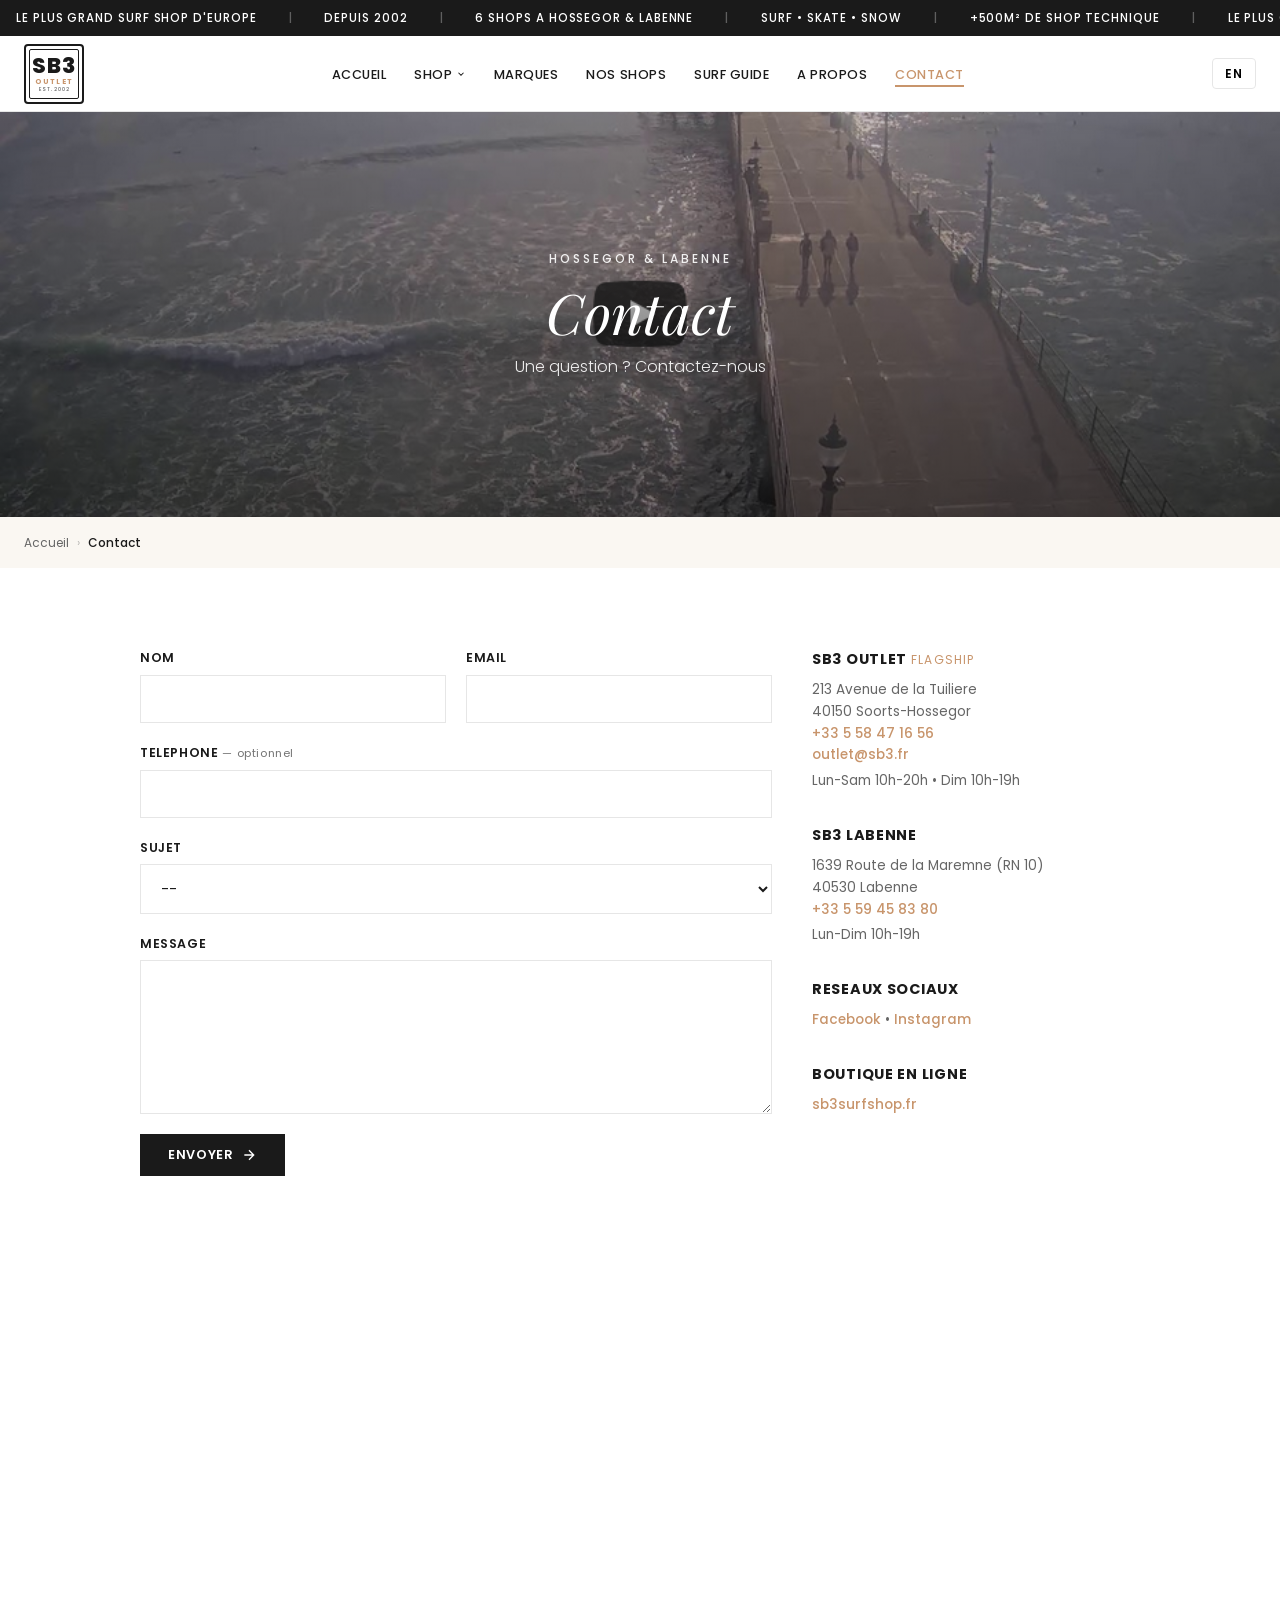
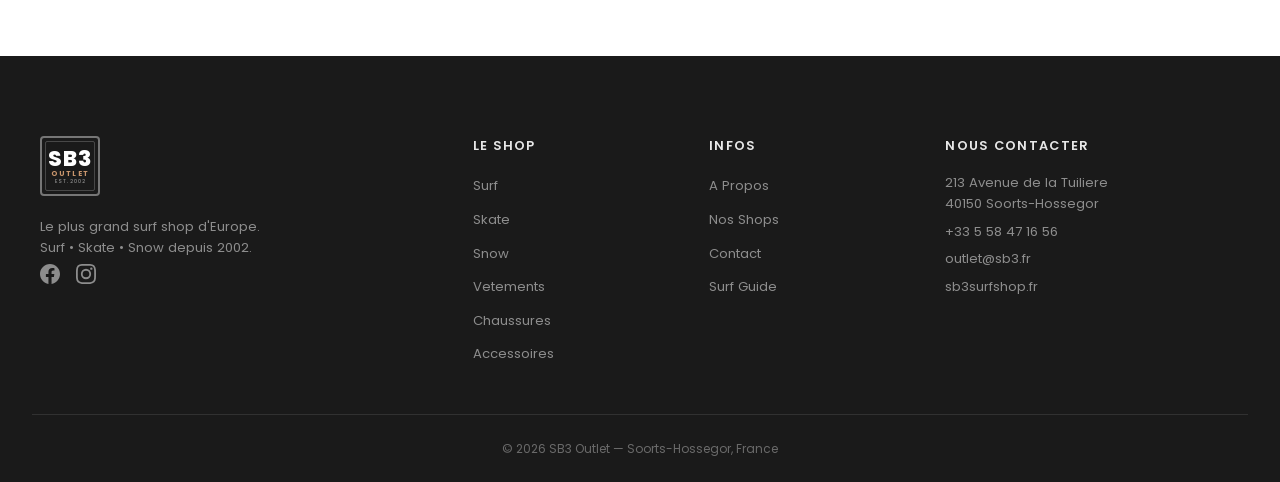
<file: contact.html>
<!DOCTYPE html>
<html lang="fr">
<head>
  <meta charset="UTF-8">
  <meta name="viewport" content="width=device-width, initial-scale=1.0">
  <meta name="description" content="Contactez SB3 Outlet, le plus grand surf shop d'Europe a Hossegor. Telephone, email, formulaire de contact.">
  <meta name="theme-color" content="#1a1a1a">
  <title>Contact | SB3 Outlet - Surf Skate Snow Hossegor</title>
  <link rel="preconnect" href="https://fonts.googleapis.com">
  <link rel="preconnect" href="https://fonts.gstatic.com" crossorigin>
  <link href="https://fonts.googleapis.com/css2?family=Poppins:wght@300;400;500;600;700;800&family=Playfair+Display:ital,wght@0,400;0,700;1,400&display=swap" rel="stylesheet">
  <link rel="stylesheet" href="css/style.css">
</head>
<body>

  <!-- ====== TOP BAR (scrolling announcements) ====== -->
  <div class="top-bar" id="top-bar">
    <div class="top-bar__track">
      <span class="top-bar__item">
        <span class="fr">Le plus grand surf shop d'Europe</span>
        <span class="en">Europe's Largest Surf Shop</span>
      </span>
      <span class="top-bar__sep">|</span>
      <span class="top-bar__item">
        <span class="fr">Depuis 2002</span>
        <span class="en">Since 2002</span>
      </span>
      <span class="top-bar__sep">|</span>
      <span class="top-bar__item">
        <span class="fr">6 shops a Hossegor &amp; Labenne</span>
        <span class="en">6 shops in Hossegor &amp; Labenne</span>
      </span>
      <span class="top-bar__sep">|</span>
      <span class="top-bar__item">
        <span class="fr">Surf &bull; Skate &bull; Snow</span>
        <span class="en">Surf &bull; Skate &bull; Snow</span>
      </span>
      <span class="top-bar__sep">|</span>
      <span class="top-bar__item">
        <span class="fr">+500m&sup2; de shop technique</span>
        <span class="en">+500m&sup2; Technical Shop</span>
      </span>
      <span class="top-bar__sep">|</span>
      <span class="top-bar__item">
        <span class="fr">Le plus grand surf shop d'Europe</span>
        <span class="en">Europe's Largest Surf Shop</span>
      </span>
      <span class="top-bar__sep">|</span>
      <span class="top-bar__item">
        <span class="fr">Depuis 2002</span>
        <span class="en">Since 2002</span>
      </span>
      <span class="top-bar__sep">|</span>
      <span class="top-bar__item">
        <span class="fr">6 shops a Hossegor &amp; Labenne</span>
        <span class="en">6 shops in Hossegor &amp; Labenne</span>
      </span>
      <span class="top-bar__sep">|</span>
      <span class="top-bar__item">
        <span class="fr">Surf &bull; Skate &bull; Snow</span>
        <span class="en">Surf &bull; Skate &bull; Snow</span>
      </span>
      <span class="top-bar__sep">|</span>
      <span class="top-bar__item">
        <span class="fr">+500m&sup2; de shop technique</span>
        <span class="en">+500m&sup2; Technical Shop</span>
      </span>
    </div>
  </div>

  <!-- ====== NAV ====== -->
  <nav class="nav" id="nav">
    <div class="nav__inner">
      <div class="nav__logo">
        <a href="index.html">
          <div class="logo-badge">
            <span class="logo-badge__main">SB3</span>
            <span class="logo-badge__sub">OUTLET</span>
            <span class="logo-badge__est">EST. 2002</span>
          </div>
        </a>
      </div>

      <ul class="nav__links" id="nav-links">
        <li><a href="index.html">
          <span class="fr">Accueil</span>
          <span class="en">Home</span>
        </a></li>
        <li class="nav__dropdown">
          <a href="#" class="nav__dropdown-toggle">
            <span class="fr">Shop</span>
            <span class="en">Shop</span>
            <svg width="10" height="10" viewBox="0 0 24 24" fill="none" stroke="currentColor" stroke-width="2.5"><path d="M6 9l6 6 6-6"/></svg>
          </a>
          <ul class="nav__dropdown-menu">
            <li><a href="surf.html">Surf</a></li>
            <li><a href="skate.html">Skate</a></li>
            <li><a href="snow.html">Snow</a></li>
            <li><a href="clothing.html"><span class="fr">Vetements</span><span class="en">Clothing</span></a></li>
            <li><a href="shoes.html"><span class="fr">Chaussures</span><span class="en">Shoes</span></a></li>
            <li><a href="accessories.html"><span class="fr">Accessoires</span><span class="en">Accessories</span></a></li>
          </ul>
        </li>
        <li><a href="brands.html">
          <span class="fr">Marques</span>
          <span class="en">Brands</span>
        </a></li>
        <li><a href="shops.html">
          <span class="fr">Nos Shops</span>
          <span class="en">Our Shops</span>
        </a></li>
        <li><a href="surf-guide.html">
          <span class="fr">Surf Guide</span>
          <span class="en">Surf Guide</span>
        </a></li>
        <li><a href="about.html">
          <span class="fr">A Propos</span>
          <span class="en">About</span>
        </a></li>
        <li><a href="contact.html" class="active">
          <span class="fr">Contact</span>
          <span class="en">Contact</span>
        </a></li>
      </ul>

      <div class="nav__actions">
        <button class="nav__lang-btn" id="lang-toggle" aria-label="Toggle language">
          <span class="fr">EN</span>
          <span class="en">FR</span>
        </button>
        <button class="nav__burger" id="burger" aria-expanded="false" aria-controls="mobile-menu" aria-label="Menu">
          <span></span><span></span><span></span>
        </button>
      </div>
    </div>
  </nav>

  <!-- Mobile menu -->
  <div class="mobile-menu" id="mobile-menu" aria-hidden="true">
    <a href="index.html"><span class="fr">Accueil</span><span class="en">Home</span></a>
    <div class="mobile-menu__group">
      <button class="mobile-menu__expand" aria-expanded="false">
        Shop
        <svg width="12" height="12" viewBox="0 0 24 24" fill="none" stroke="currentColor" stroke-width="2.5"><path d="M6 9l6 6 6-6"/></svg>
      </button>
      <div class="mobile-menu__sub" aria-hidden="true">
        <a href="surf.html">Surf</a>
        <a href="skate.html">Skate</a>
        <a href="snow.html">Snow</a>
        <a href="clothing.html"><span class="fr">Vetements</span><span class="en">Clothing</span></a>
        <a href="shoes.html"><span class="fr">Chaussures</span><span class="en">Shoes</span></a>
        <a href="accessories.html"><span class="fr">Accessoires</span><span class="en">Accessories</span></a>
      </div>
    </div>
    <a href="brands.html"><span class="fr">Marques</span><span class="en">Brands</span></a>
    <a href="shops.html"><span class="fr">Nos Shops</span><span class="en">Our Shops</span></a>
    <a href="surf-guide.html">Surf Guide</a>
    <a href="about.html"><span class="fr">A Propos</span><span class="en">About</span></a>
    <a href="contact.html" class="active"><span class="fr">Contact</span><span class="en">Contact</span></a>
    <button class="mobile-menu__lang" id="lang-toggle-mobile">
      <span class="fr">English</span>
      <span class="en">Francais</span>
    </button>
  </div>

  <!-- ====== PAGE HERO ====== -->
  <section class="page-hero">
    <div class="page-hero__bg">
      <img src="images/beach-pier.png" alt="Hossegor Beach">
      <div class="page-hero__overlay"></div>
    </div>
    <div class="page-hero__content">
      <p class="page-hero__eyebrow">HOSSEGOR &amp; LABENNE</p>
      <h1 class="page-hero__title">Contact</h1>
      <p class="page-hero__subtitle">
        <span class="fr">Une question ? Contactez-nous</span>
        <span class="en">Got a question? Get in touch</span>
      </p>
    </div>
  </section>

  <!-- ====== BREADCRUMB ====== -->
  <div class="breadcrumb">
    <div class="breadcrumb__inner">
      <a href="index.html"><span class="fr">Accueil</span><span class="en">Home</span></a>
      <span class="breadcrumb__sep">&rsaquo;</span>
      <span class="breadcrumb__current">Contact</span>
    </div>
  </div>

  <!-- ====== CONTACT SECTION ====== -->
  <section class="contact-section">
    <div class="contact-section__inner">
      <div class="contact-grid reveal">

        <!-- Contact Form -->
        <div>
          <form class="contact-form" id="contact-form">
            <div class="form-row">
              <div class="form-group">
                <label for="contact-name">
                  <span class="fr">Nom</span>
                  <span class="en">Name</span>
                </label>
                <input type="text" id="contact-name" name="name" required>
              </div>
              <div class="form-group">
                <label for="contact-email">Email</label>
                <input type="email" id="contact-email" name="email" required>
              </div>
            </div>
            <div class="form-group">
              <label for="contact-phone">
                <span class="fr">Telephone</span>
                <span class="en">Phone</span>
                <span style="font-weight: 400; text-transform: none; font-size: 0.7rem; opacity: 0.6;"> &mdash; <span class="fr">optionnel</span><span class="en">optional</span></span>
              </label>
              <input type="tel" id="contact-phone" name="phone">
            </div>
            <div class="form-group">
              <label for="contact-subject">
                <span class="fr">Sujet</span>
                <span class="en">Subject</span>
              </label>
              <select id="contact-subject" name="subject" required>
                <option value="" disabled selected>
                  --
                </option>
                <option value="general">
                  Question generale / General Question
                </option>
                <option value="product">
                  Produit / Product
                </option>
                <option value="complaint">
                  Reclamation / Complaint
                </option>
                <option value="other">
                  Autre / Other
                </option>
              </select>
            </div>
            <div class="form-group">
              <label for="contact-message">Message</label>
              <textarea id="contact-message" name="message" rows="6" required></textarea>
            </div>
            <button type="submit" class="btn btn--primary" style="align-self: flex-start;">
              <span class="fr">Envoyer</span>
              <span class="en">Send</span>
              <svg width="16" height="16" viewBox="0 0 24 24" fill="none" stroke="currentColor" stroke-width="2"><path d="M5 12h14M12 5l7 7-7 7"/></svg>
            </button>
          </form>
        </div>

        <!-- Contact Info -->
        <div class="contact-info">
          <div class="contact-info__item">
            <h3>SB3 Outlet <span style="font-weight: 400; font-size: 0.75rem; letter-spacing: 0.1em; color: var(--color-warm);">FLAGSHIP</span></h3>
            <p>213 Avenue de la Tuiliere<br>40150 Soorts-Hossegor</p>
            <p><a href="tel:+33558471656">+33 5 58 47 16 56</a></p>
            <p><a href="mailto:outlet@sb3.fr">outlet@sb3.fr</a></p>
            <p style="margin-top: 0.25rem;">
              <span class="fr">Lun-Sam 10h-20h &bull; Dim 10h-19h</span>
              <span class="en">Mon-Sat 10am-8pm &bull; Sun 10am-7pm</span>
            </p>
          </div>
          <div class="contact-info__item">
            <h3>SB3 Labenne</h3>
            <p>1639 Route de la Maremne (RN 10)<br>40530 Labenne</p>
            <p><a href="tel:+33559458380">+33 5 59 45 83 80</a></p>
            <p style="margin-top: 0.25rem;">
              <span class="fr">Lun-Dim 10h-19h</span>
              <span class="en">Mon-Sun 10am-7pm</span>
            </p>
          </div>
          <div class="contact-info__item">
            <h3><span class="fr">Reseaux Sociaux</span><span class="en">Social Media</span></h3>
            <p>
              <a href="https://www.facebook.com/sb3outlethossegor/" target="_blank" rel="noopener noreferrer">Facebook</a> &bull;
              <a href="https://www.instagram.com/sb3surfshop/" target="_blank" rel="noopener noreferrer">Instagram</a>
            </p>
          </div>
          <div class="contact-info__item">
            <h3><span class="fr">Boutique en Ligne</span><span class="en">Online Store</span></h3>
            <p><a href="https://sb3surfshop.fr" target="_blank" rel="noopener noreferrer">sb3surfshop.fr</a></p>
          </div>
        </div>

      </div>
    </div>
  </section>

  <!-- ====== FULL-WIDTH MAP ====== -->
  <section style="width: 100%; height: 400px;">
    <iframe
      src="https://www.google.com/maps/embed?pb=!1m18!1m12!1m3!1d23230.5!2d-1.41!3d43.66!2m3!1f0!2f0!3f0!3m2!1i1024!2i768!4f13.1!3m3!1m2!1s0xd5515e6e6c5c6c7%3A0x6c6c6c6c6c6c6c6c!2sSoorts-Hossegor!5e0!3m2!1sfr!2sfr!4v1"
      width="100%"
      height="100%"
      style="border:0; display:block;"
      loading="lazy"
      allowfullscreen=""
      referrerpolicy="no-referrer-when-downgrade"
      title="SB3 Outlet - Hossegor Area Map">
    </iframe>
  </section>

  <!-- ====== FOOTER ====== -->
  <footer class="footer">
    <div class="footer__top">
      <div class="footer__col">
        <div class="footer__logo">
          <div class="logo-badge logo-badge--light">
            <span class="logo-badge__main">SB3</span>
            <span class="logo-badge__sub">OUTLET</span>
            <span class="logo-badge__est">EST. 2002</span>
          </div>
        </div>
        <p class="footer__tagline"><span class="fr">Le plus grand surf shop d'Europe.<br>Surf &bull; Skate &bull; Snow depuis 2002.</span><span class="en">Europe's largest surf shop.<br>Surf &bull; Skate &bull; Snow since 2002.</span></p>
        <div class="footer__social">
          <a href="https://www.facebook.com/sb3outlethossegor/" target="_blank" rel="noopener noreferrer" aria-label="Facebook">
            <svg width="20" height="20" viewBox="0 0 24 24" fill="currentColor"><path d="M24 12.073c0-6.627-5.373-12-12-12s-12 5.373-12 12c0 5.99 4.388 10.954 10.125 11.854v-8.385H7.078v-3.47h3.047V9.43c0-3.007 1.792-4.669 4.533-4.669 1.312 0 2.686.235 2.686.235v2.953H15.83c-1.491 0-1.956.925-1.956 1.874v2.25h3.328l-.532 3.47h-2.796v8.385C19.612 23.027 24 18.062 24 12.073z"/></svg>
          </a>
          <a href="https://www.instagram.com/sb3surfshop/" target="_blank" rel="noopener noreferrer" aria-label="Instagram">
            <svg width="20" height="20" viewBox="0 0 24 24" fill="currentColor"><path d="M12 2.163c3.204 0 3.584.012 4.85.07 3.252.148 4.771 1.691 4.919 4.919.058 1.265.069 1.645.069 4.849 0 3.205-.012 3.584-.069 4.849-.149 3.225-1.664 4.771-4.919 4.919-1.266.058-1.644.07-4.85.07-3.204 0-3.584-.012-4.849-.07-3.26-.149-4.771-1.699-4.919-4.92-.058-1.265-.07-1.644-.07-4.849 0-3.204.013-3.583.07-4.849.149-3.227 1.664-4.771 4.919-4.919 1.266-.057 1.645-.069 4.849-.069zM12 0C8.741 0 8.333.014 7.053.072 2.695.272.273 2.69.073 7.052.014 8.333 0 8.741 0 12c0 3.259.014 3.668.072 4.948.2 4.358 2.618 6.78 6.98 6.98C8.333 23.986 8.741 24 12 24c3.259 0 3.668-.014 4.948-.072 4.354-.2 6.782-2.618 6.979-6.98.059-1.28.073-1.689.073-4.948 0-3.259-.014-3.667-.072-4.947-.196-4.354-2.617-6.78-6.979-6.98C15.668.014 15.259 0 12 0zm0 5.838a6.162 6.162 0 100 12.324 6.162 6.162 0 000-12.324zM12 16a4 4 0 110-8 4 4 0 010 8zm6.406-11.845a1.44 1.44 0 100 2.881 1.44 1.44 0 000-2.881z"/></svg>
          </a>
        </div>
      </div>
      <div class="footer__col">
        <h4><span class="fr">Le Shop</span><span class="en">The Shop</span></h4>
        <ul>
          <li><a href="surf.html">Surf</a></li>
          <li><a href="skate.html">Skate</a></li>
          <li><a href="snow.html">Snow</a></li>
          <li><a href="clothing.html"><span class="fr">Vetements</span><span class="en">Clothing</span></a></li>
          <li><a href="shoes.html"><span class="fr">Chaussures</span><span class="en">Shoes</span></a></li>
          <li><a href="accessories.html"><span class="fr">Accessoires</span><span class="en">Accessories</span></a></li>
        </ul>
      </div>
      <div class="footer__col">
        <h4><span class="fr">Infos</span><span class="en">Info</span></h4>
        <ul>
          <li><a href="about.html"><span class="fr">A Propos</span><span class="en">About Us</span></a></li>
          <li><a href="shops.html"><span class="fr">Nos Shops</span><span class="en">Our Shops</span></a></li>
          <li><a href="contact.html"><span class="fr">Contact</span><span class="en">Contact</span></a></li>
          <li><a href="surf-guide.html">Surf Guide</a></li>
        </ul>
      </div>
      <div class="footer__col">
        <h4><span class="fr">Nous Contacter</span><span class="en">Contact Us</span></h4>
        <p>213 Avenue de la Tuiliere<br>40150 Soorts-Hossegor</p>
        <p><a href="tel:+33558471656">+33 5 58 47 16 56</a></p>
        <p><a href="mailto:outlet@sb3.fr">outlet@sb3.fr</a></p>
        <p><a href="https://sb3surfshop.fr" target="_blank" rel="noopener noreferrer">sb3surfshop.fr</a></p>
      </div>
    </div>
    <div class="footer__bottom">
      <p>&copy; 2026 SB3 Outlet &mdash; Soorts-Hossegor, France</p>
    </div>
  </footer>

  <script src="js/main.js"></script>
</body>
</html>
</file>
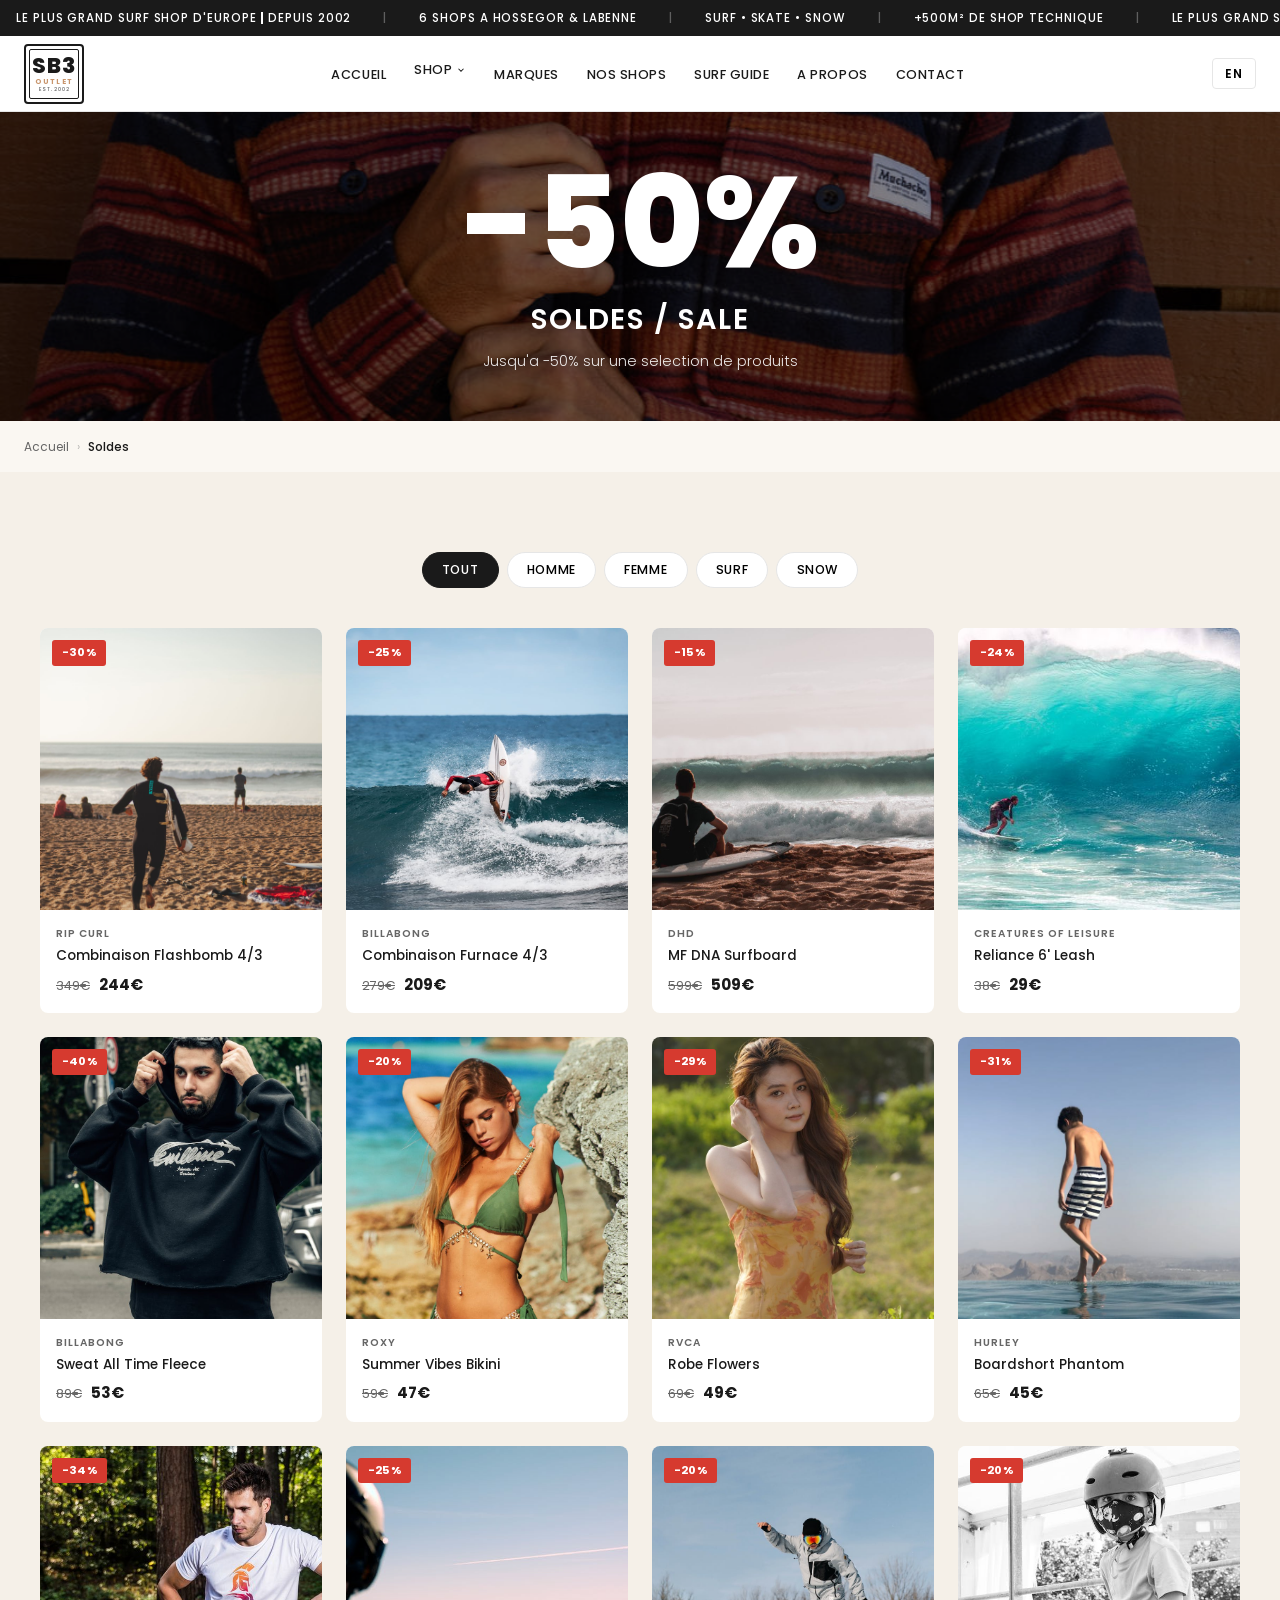
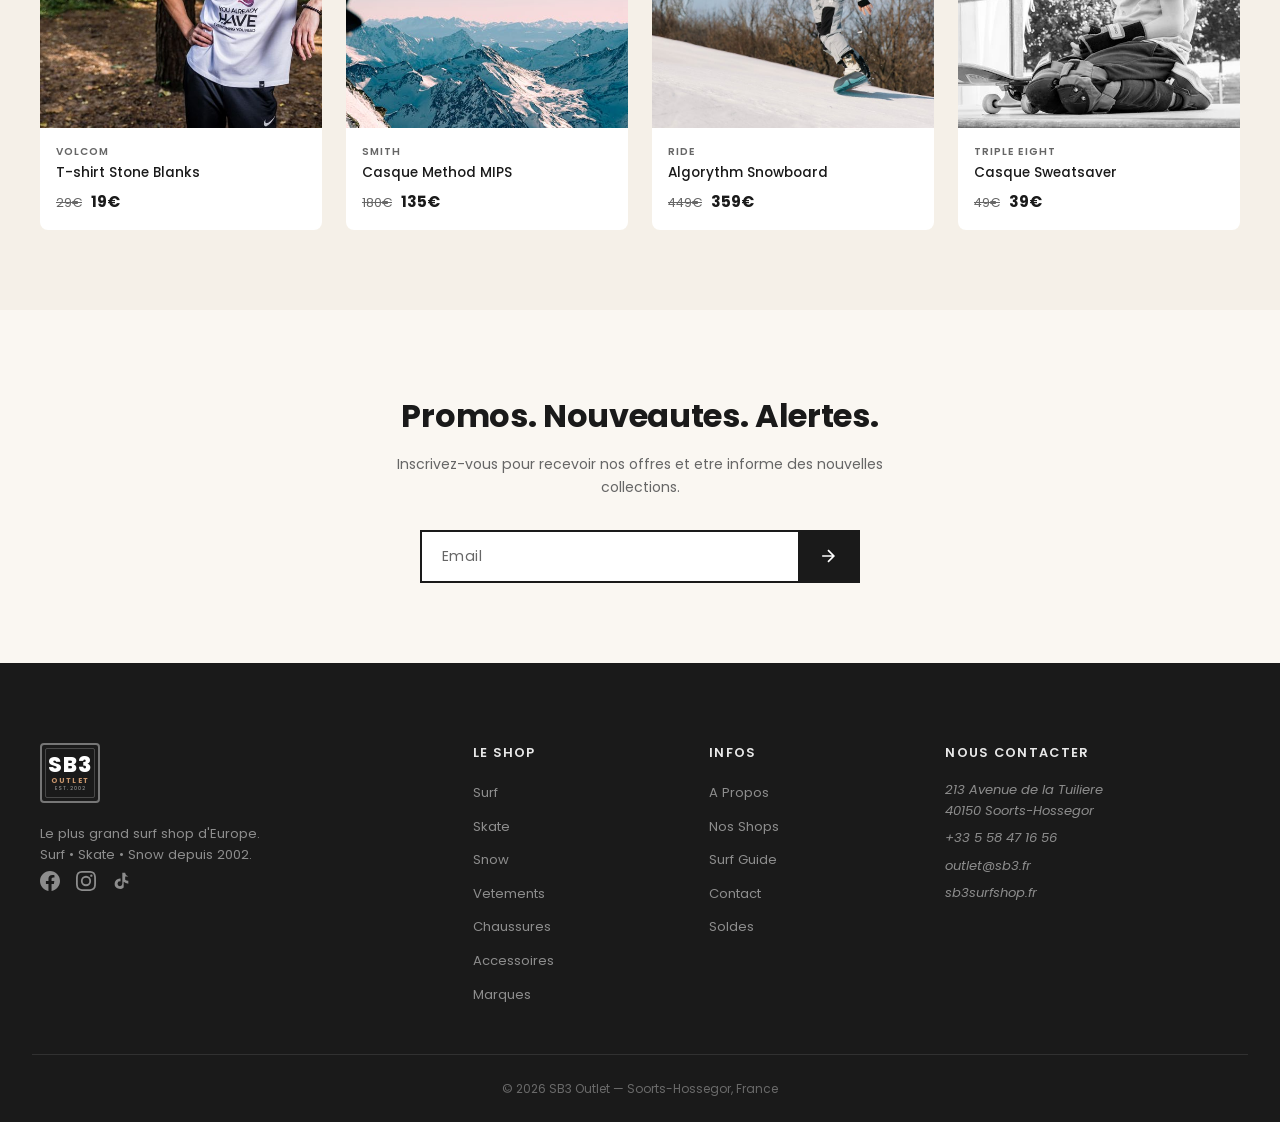
<file: sale.html>
<!DOCTYPE html>
<html lang="fr">
<head>
  <meta charset="UTF-8">
  <meta name="viewport" content="width=device-width, initial-scale=1.0">
  <meta name="description" content="SB3 Outlet Soldes - Jusqu'a -50% sur une selection de produits surf, skate et snow. Hossegor.">
  <meta name="theme-color" content="#1a1a1a">
  <title>Soldes / Sale | SB3 Outlet - Hossegor</title>
  <link rel="preconnect" href="https://fonts.googleapis.com">
  <link rel="preconnect" href="https://fonts.gstatic.com" crossorigin>
  <link href="https://fonts.googleapis.com/css2?family=Poppins:wght@300;400;500;600;700;800&family=Playfair+Display:ital,wght@0,400;0,700;1,400&display=swap" rel="stylesheet">
  <link rel="stylesheet" href="css/style.css">
</head>
<body>

  <!-- ====== TOP BAR (scrolling announcements) ====== -->
  <div class="top-bar" id="top-bar">
    <div class="top-bar__track">
      <span class="top-bar__item">
        <span class="fr">Le plus grand surf shop d'Europe</span>
        <span class="en">Europe's Largest Surf Shop</span>
        <strong> | </strong>
        <span class="fr">Depuis 2002</span>
        <span class="en">Since 2002</span>
      </span>
      <span class="top-bar__sep">|</span>
      <span class="top-bar__item">
        <span class="fr">6 shops a Hossegor &amp; Labenne</span>
        <span class="en">6 shops in Hossegor &amp; Labenne</span>
      </span>
      <span class="top-bar__sep">|</span>
      <span class="top-bar__item">
        <span class="fr">Surf &bull; Skate &bull; Snow</span>
        <span class="en">Surf &bull; Skate &bull; Snow</span>
      </span>
      <span class="top-bar__sep">|</span>
      <span class="top-bar__item">
        <span class="fr">+500m&sup2; de shop technique</span>
        <span class="en">+500m&sup2; Technical Shop</span>
      </span>
      <span class="top-bar__sep">|</span>
      <span class="top-bar__item">
        <span class="fr">Le plus grand surf shop d'Europe</span>
        <span class="en">Europe's Largest Surf Shop</span>
        <strong> | </strong>
        <span class="fr">Depuis 2002</span>
        <span class="en">Since 2002</span>
      </span>
      <span class="top-bar__sep">|</span>
      <span class="top-bar__item">
        <span class="fr">6 shops a Hossegor &amp; Labenne</span>
        <span class="en">6 shops in Hossegor &amp; Labenne</span>
      </span>
      <span class="top-bar__sep">|</span>
      <span class="top-bar__item">
        <span class="fr">Surf &bull; Skate &bull; Snow</span>
        <span class="en">Surf &bull; Skate &bull; Snow</span>
      </span>
      <span class="top-bar__sep">|</span>
      <span class="top-bar__item">
        <span class="fr">+500m&sup2; de shop technique</span>
        <span class="en">+500m&sup2; Technical Shop</span>
      </span>
    </div>
  </div>

  <!-- ====== NAV ====== -->
  <nav class="nav" id="nav">
    <div class="nav__inner">
      <div class="nav__logo">
        <a href="index.html">
          <div class="logo-badge">
            <span class="logo-badge__main">SB3</span>
            <span class="logo-badge__sub">OUTLET</span>
            <span class="logo-badge__est">EST. 2002</span>
          </div>
        </a>
      </div>

      <ul class="nav__links" id="nav-links">
        <li><a href="index.html">
          <span class="fr">Accueil</span>
          <span class="en">Home</span>
        </a></li>
        <li class="nav__dropdown">
          <button class="nav__link nav__dropdown-trigger" aria-expanded="false" aria-haspopup="true">
            <span class="fr">Shop</span>
            <span class="en">Shop</span>
            <svg class="nav__dropdown-arrow" width="10" height="10" viewBox="0 0 24 24" fill="none" stroke="currentColor" stroke-width="2.5"><path d="M6 9l6 6 6-6"/></svg>
          </button>
          <ul class="nav__dropdown-menu">
            <li><a href="surf.html">Surf</a></li>
            <li><a href="skate.html">Skate</a></li>
            <li><a href="snow.html">Snow</a></li>
            <li><a href="clothing.html"><span class="fr">Vetements</span><span class="en">Clothing</span></a></li>
            <li><a href="shoes.html"><span class="fr">Chaussures</span><span class="en">Shoes</span></a></li>
            <li><a href="accessories.html"><span class="fr">Accessoires</span><span class="en">Accessories</span></a></li>
          </ul>
        </li>
        <li><a href="brands.html" class="nav__link">
          <span class="fr">Marques</span>
          <span class="en">Brands</span>
        </a></li>
        <li><a href="shops.html" class="nav__link">
          <span class="fr">Nos Shops</span>
          <span class="en">Our Shops</span>
        </a></li>
        <li><a href="surf-guide.html" class="nav__link">
          <span class="fr">Surf Guide</span>
          <span class="en">Surf Guide</span>
        </a></li>
        <li><a href="about.html" class="nav__link">
          <span class="fr">A Propos</span>
          <span class="en">About</span>
        </a></li>
        <li><a href="contact.html" class="nav__link">
          <span class="fr">Contact</span>
          <span class="en">Contact</span>
        </a></li>
      </ul>

      <div class="nav__actions">
        <button class="nav__lang-btn" id="lang-toggle" aria-label="Toggle language">
          <span class="fr">EN</span>
          <span class="en">FR</span>
        </button>
        <button class="nav__burger" id="burger" aria-expanded="false" aria-controls="mobile-menu" aria-label="Menu">
          <span></span><span></span><span></span>
        </button>
      </div>
    </div>
  </nav>

  <!-- ====== MOBILE MENU ====== -->
  <div class="mobile-menu" id="mobile-menu" aria-hidden="true">
    <div class="mobile-menu__inner">
      <a href="index.html" class="mobile-menu__link">
        <span class="fr">Accueil</span>
        <span class="en">Home</span>
      </a>
      <details class="mobile-menu__details">
        <summary class="mobile-menu__link">
          <span class="fr">Shop</span>
          <span class="en">Shop</span>
          <svg class="mobile-menu__chevron" width="14" height="14" viewBox="0 0 24 24" fill="none" stroke="currentColor" stroke-width="2.5"><path d="M6 9l6 6 6-6"/></svg>
        </summary>
        <div class="mobile-menu__submenu">
          <a href="surf.html">Surf</a>
          <a href="skate.html">Skate</a>
          <a href="snow.html">Snow</a>
          <a href="clothing.html"><span class="fr">Vetements</span><span class="en">Clothing</span></a>
          <a href="shoes.html"><span class="fr">Chaussures</span><span class="en">Shoes</span></a>
          <a href="accessories.html"><span class="fr">Accessoires</span><span class="en">Accessories</span></a>
        </div>
      </details>
      <a href="brands.html" class="mobile-menu__link">
        <span class="fr">Marques</span>
        <span class="en">Brands</span>
      </a>
      <a href="shops.html" class="mobile-menu__link">
        <span class="fr">Nos Shops</span>
        <span class="en">Our Shops</span>
      </a>
      <a href="surf-guide.html" class="mobile-menu__link">
        <span class="fr">Surf Guide</span>
        <span class="en">Surf Guide</span>
      </a>
      <a href="about.html" class="mobile-menu__link">
        <span class="fr">A Propos</span>
        <span class="en">About</span>
      </a>
      <a href="contact.html" class="mobile-menu__link">
        <span class="fr">Contact</span>
        <span class="en">Contact</span>
      </a>
      <div class="mobile-menu__footer">
        <button class="mobile-menu__lang" id="lang-toggle-mobile">
          <span class="fr">English</span>
          <span class="en">Francais</span>
        </button>
      </div>
    </div>
  </div>

  <!-- ====== SALE HERO ====== -->
  <section class="sale-hero">
    <div class="sale-hero__content">
      <p class="sale-hero__percent">-50%</p>
      <h1 class="sale-hero__title">SOLDES / SALE</h1>
      <p class="sale-hero__subtitle">
        <span class="fr">Jusqu'a -50% sur une selection de produits</span>
        <span class="en">Up to 50% off selected items</span>
      </p>
    </div>
  </section>

  <!-- ====== BREADCRUMB ====== -->
  <nav class="breadcrumb" aria-label="Breadcrumb">
    <div class="breadcrumb__inner">
      <a href="index.html"><span class="fr">Accueil</span><span class="en">Home</span></a>
      <span class="breadcrumb__sep">&rsaquo;</span>
      <span class="breadcrumb__current"><span class="fr">Soldes</span><span class="en">Sale</span></span>
    </div>
  </nav>

  <!-- ====== SALE PRODUCTS ====== -->
  <section class="products" id="products">
    <div class="products__tabs reveal">
      <button class="products__tab products__tab--active" data-tab="all">
        <span class="fr">Tout</span>
        <span class="en">All</span>
      </button>
      <button class="products__tab" data-tab="mens">
        <span class="fr">Homme</span>
        <span class="en">Mens</span>
      </button>
      <button class="products__tab" data-tab="womens">
        <span class="fr">Femme</span>
        <span class="en">Womens</span>
      </button>
      <button class="products__tab" data-tab="surf">Surf</button>
      <button class="products__tab" data-tab="snow">Snow</button>
    </div>

    <div class="products__grid reveal">

      <!-- 1. RIP CURL Flashbomb 4/3 -->
      <div class="product-card" data-category="surf">
        <div class="product-card__img">
          <img src="images/photos/surf-wetsuit-mens.jpg" alt="RIP CURL Flashbomb 4/3" loading="lazy" width="300" height="400">
          <span class="product-card__badge">-30%</span>
        </div>
        <div class="product-card__info">
          <p class="product-card__brand">RIP CURL</p>
          <p class="product-card__name">
            <span class="fr">Combinaison Flashbomb 4/3</span>
            <span class="en">Flashbomb 4/3 Wetsuit</span>
          </p>
          <p class="product-card__price">
            <span class="product-card__price--old">349&euro;</span> 244&euro;
          </p>
        </div>
      </div>

      <!-- 2. BILLABONG Furnace 4/3 -->
      <div class="product-card" data-category="surf">
        <div class="product-card__img">
          <img src="images/photos/surf-wetsuit-womens.jpg" alt="BILLABONG Furnace 4/3" loading="lazy" width="300" height="400">
          <span class="product-card__badge">-25%</span>
        </div>
        <div class="product-card__info">
          <p class="product-card__brand">BILLABONG</p>
          <p class="product-card__name">
            <span class="fr">Combinaison Furnace 4/3</span>
            <span class="en">Furnace 4/3 Wetsuit</span>
          </p>
          <p class="product-card__price">
            <span class="product-card__price--old">279&euro;</span> 209&euro;
          </p>
        </div>
      </div>

      <!-- 3. DHD MF DNA Surfboard -->
      <div class="product-card" data-category="surf">
        <div class="product-card__img">
          <img src="images/photos/surf-shortboard.jpg" alt="DHD MF DNA Surfboard" loading="lazy" width="300" height="400">
          <span class="product-card__badge">-15%</span>
        </div>
        <div class="product-card__info">
          <p class="product-card__brand">DHD</p>
          <p class="product-card__name">MF DNA Surfboard</p>
          <p class="product-card__price">
            <span class="product-card__price--old">599&euro;</span> 509&euro;
          </p>
        </div>
      </div>

      <!-- 4. CREATURES Reliance 6' Leash -->
      <div class="product-card" data-category="surf">
        <div class="product-card__img">
          <img src="images/photos/surf-leash.jpg" alt="CREATURES Reliance 6' Leash" loading="lazy" width="300" height="400">
          <span class="product-card__badge">-24%</span>
        </div>
        <div class="product-card__info">
          <p class="product-card__brand">CREATURES OF LEISURE</p>
          <p class="product-card__name">Reliance 6' Leash</p>
          <p class="product-card__price">
            <span class="product-card__price--old">38&euro;</span> 29&euro;
          </p>
        </div>
      </div>

      <!-- 5. BILLABONG All Time Fleece -->
      <div class="product-card" data-category="womens">
        <div class="product-card__img">
          <img src="images/photos/clothing-hoodie-mens.jpg" alt="BILLABONG All Time Fleece" loading="lazy" width="300" height="400">
          <span class="product-card__badge">-40%</span>
        </div>
        <div class="product-card__info">
          <p class="product-card__brand">BILLABONG</p>
          <p class="product-card__name">
            <span class="fr">Sweat All Time Fleece</span>
            <span class="en">All Time Fleece P/O</span>
          </p>
          <p class="product-card__price">
            <span class="product-card__price--old">89&euro;</span> 53&euro;
          </p>
        </div>
      </div>

      <!-- 6. ROXY Summer Vibes Bikini -->
      <div class="product-card" data-category="womens">
        <div class="product-card__img">
          <img src="images/photos/clothing-bikini.jpg" alt="ROXY Summer Vibes Bikini" loading="lazy" width="300" height="400">
          <span class="product-card__badge">-20%</span>
        </div>
        <div class="product-card__info">
          <p class="product-card__brand">ROXY</p>
          <p class="product-card__name">Summer Vibes Bikini</p>
          <p class="product-card__price">
            <span class="product-card__price--old">59&euro;</span> 47&euro;
          </p>
        </div>
      </div>

      <!-- 7. RVCA Flowers Dress -->
      <div class="product-card" data-category="womens">
        <div class="product-card__img">
          <img src="images/photos/clothing-dress-womens.jpg" alt="RVCA Flowers Dress" loading="lazy" width="300" height="400">
          <span class="product-card__badge">-29%</span>
        </div>
        <div class="product-card__info">
          <p class="product-card__brand">RVCA</p>
          <p class="product-card__name">
            <span class="fr">Robe Flowers</span>
            <span class="en">Flowers Dress</span>
          </p>
          <p class="product-card__price">
            <span class="product-card__price--old">69&euro;</span> 49&euro;
          </p>
        </div>
      </div>

      <!-- 8. HURLEY Phantom Boardshort -->
      <div class="product-card" data-category="mens">
        <div class="product-card__img">
          <img src="images/photos/clothing-boardshorts.jpg" alt="HURLEY Phantom Boardshort" loading="lazy" width="300" height="400">
          <span class="product-card__badge">-31%</span>
        </div>
        <div class="product-card__info">
          <p class="product-card__brand">HURLEY</p>
          <p class="product-card__name">
            <span class="fr">Boardshort Phantom</span>
            <span class="en">Phantom Boardshort</span>
          </p>
          <p class="product-card__price">
            <span class="product-card__price--old">65&euro;</span> 45&euro;
          </p>
        </div>
      </div>

      <!-- 9. VOLCOM Stone Blanks Tee -->
      <div class="product-card" data-category="mens">
        <div class="product-card__img">
          <img src="images/photos/clothing-tshirt-mens.jpg" alt="VOLCOM Stone Blanks Tee" loading="lazy" width="300" height="400">
          <span class="product-card__badge">-34%</span>
        </div>
        <div class="product-card__info">
          <p class="product-card__brand">VOLCOM</p>
          <p class="product-card__name">
            <span class="fr">T-shirt Stone Blanks</span>
            <span class="en">Stone Blanks Tee</span>
          </p>
          <p class="product-card__price">
            <span class="product-card__price--old">29&euro;</span> 19&euro;
          </p>
        </div>
      </div>

      <!-- 10. SMITH Method MIPS Helmet -->
      <div class="product-card" data-category="snow">
        <div class="product-card__img">
          <img src="images/photos/snow-goggles.jpg" alt="SMITH Method MIPS Helmet" loading="lazy" width="300" height="400">
          <span class="product-card__badge">-25%</span>
        </div>
        <div class="product-card__info">
          <p class="product-card__brand">SMITH</p>
          <p class="product-card__name">
            <span class="fr">Casque Method MIPS</span>
            <span class="en">Method MIPS Helmet</span>
          </p>
          <p class="product-card__price">
            <span class="product-card__price--old">180&euro;</span> 135&euro;
          </p>
        </div>
      </div>

      <!-- 11. RIDE Algorythm Snowboard -->
      <div class="product-card" data-category="snow">
        <div class="product-card__img">
          <img src="images/photos/snow-board.jpg" alt="RIDE Algorythm Snowboard" loading="lazy" width="300" height="400">
          <span class="product-card__badge">-20%</span>
        </div>
        <div class="product-card__info">
          <p class="product-card__brand">RIDE</p>
          <p class="product-card__name">Algorythm Snowboard</p>
          <p class="product-card__price">
            <span class="product-card__price--old">449&euro;</span> 359&euro;
          </p>
        </div>
      </div>

      <!-- 12. TRIPLE EIGHT Sweatsaver -->
      <div class="product-card" data-category="mens">
        <div class="product-card__img">
          <img src="images/photos/skate-helmet.jpg" alt="TRIPLE EIGHT Sweatsaver" loading="lazy" width="300" height="400">
          <span class="product-card__badge">-20%</span>
        </div>
        <div class="product-card__info">
          <p class="product-card__brand">TRIPLE EIGHT</p>
          <p class="product-card__name">
            <span class="fr">Casque Sweatsaver</span>
            <span class="en">Sweatsaver Helmet</span>
          </p>
          <p class="product-card__price">
            <span class="product-card__price--old">49&euro;</span> 39&euro;
          </p>
        </div>
      </div>

    </div>
  </section>

  <!-- ====== NEWSLETTER ====== -->
  <section class="newsletter reveal">
    <div class="newsletter__inner">
      <h2 class="newsletter__title">
        <span class="fr">Promos. Nouveautes. Alertes.</span>
        <span class="en">Discounts. New Arrivals. Drop Alerts.</span>
      </h2>
      <p class="newsletter__desc">
        <span class="fr">Inscrivez-vous pour recevoir nos offres et etre informe des nouvelles collections.</span>
        <span class="en">Subscribe for store updates and discounts. Be the first to know about new collections and exclusive offers.</span>
      </p>
      <form class="newsletter__form" onsubmit="event.preventDefault();">
        <input type="email" class="newsletter__input" placeholder="Email" required aria-label="Email">
        <button type="submit" class="newsletter__btn" aria-label="Subscribe">
          <svg width="20" height="20" viewBox="0 0 24 24" fill="none" stroke="currentColor" stroke-width="2"><path d="M5 12h14M12 5l7 7-7 7"/></svg>
        </button>
      </form>
    </div>
  </section>

  <!-- ====== FOOTER ====== -->
  <footer class="footer">
    <div class="footer__top">
      <div class="footer__col">
        <div class="footer__logo">
          <div class="logo-badge logo-badge--light">
            <span class="logo-badge__main">SB3</span>
            <span class="logo-badge__sub">OUTLET</span>
            <span class="logo-badge__est">EST. 2002</span>
          </div>
        </div>
        <p class="footer__tagline">
          <span class="fr">Le plus grand surf shop d'Europe.<br>Surf &bull; Skate &bull; Snow depuis 2002.</span>
          <span class="en">Europe's largest surf shop.<br>Surf &bull; Skate &bull; Snow since 2002.</span>
        </p>
        <div class="footer__social">
          <a href="https://www.facebook.com/sb3outlethossegor/" target="_blank" rel="noopener noreferrer" aria-label="Facebook">
            <svg width="20" height="20" viewBox="0 0 24 24" fill="currentColor"><path d="M24 12.073c0-6.627-5.373-12-12-12s-12 5.373-12 12c0 5.99 4.388 10.954 10.125 11.854v-8.385H7.078v-3.47h3.047V9.43c0-3.007 1.792-4.669 4.533-4.669 1.312 0 2.686.235 2.686.235v2.953H15.83c-1.491 0-1.956.925-1.956 1.874v2.25h3.328l-.532 3.47h-2.796v8.385C19.612 23.027 24 18.062 24 12.073z"/></svg>
          </a>
          <a href="https://www.instagram.com/sb3surfshop/" target="_blank" rel="noopener noreferrer" aria-label="Instagram">
            <svg width="20" height="20" viewBox="0 0 24 24" fill="currentColor"><path d="M12 2.163c3.204 0 3.584.012 4.85.07 3.252.148 4.771 1.691 4.919 4.919.058 1.265.069 1.645.069 4.849 0 3.205-.012 3.584-.069 4.849-.149 3.225-1.664 4.771-4.919 4.919-1.266.058-1.644.07-4.85.07-3.204 0-3.584-.012-4.849-.07-3.26-.149-4.771-1.699-4.919-4.92-.058-1.265-.07-1.644-.07-4.849 0-3.204.013-3.583.07-4.849.149-3.227 1.664-4.771 4.919-4.919 1.266-.057 1.645-.069 4.849-.069zM12 0C8.741 0 8.333.014 7.053.072 2.695.272.273 2.69.073 7.052.014 8.333 0 8.741 0 12c0 3.259.014 3.668.072 4.948.2 4.358 2.618 6.78 6.98 6.98C8.333 23.986 8.741 24 12 24c3.259 0 3.668-.014 4.948-.072 4.354-.2 6.782-2.618 6.979-6.98.059-1.28.073-1.689.073-4.948 0-3.259-.014-3.667-.072-4.947-.196-4.354-2.617-6.78-6.979-6.98C15.668.014 15.259 0 12 0zm0 5.838a6.162 6.162 0 100 12.324 6.162 6.162 0 000-12.324zM12 16a4 4 0 110-8 4 4 0 010 8zm6.406-11.845a1.44 1.44 0 100 2.881 1.44 1.44 0 000-2.881z"/></svg>
          </a>
          <a href="https://www.tiktok.com/@sb3surfshop" target="_blank" rel="noopener noreferrer" aria-label="TikTok">
            <svg width="20" height="20" viewBox="0 0 24 24" fill="currentColor"><path d="M19.59 6.69a4.83 4.83 0 01-3.77-4.25V2h-3.45v13.67a2.89 2.89 0 01-2.88 2.5 2.89 2.89 0 01-2.89-2.89 2.89 2.89 0 012.89-2.89c.28 0 .54.04.79.1v-3.5a6.37 6.37 0 00-.79-.05A6.34 6.34 0 003.15 15.2a6.34 6.34 0 0010.86 4.46V13a8.28 8.28 0 005.58 2.17V11.7a4.83 4.83 0 01-3.77-1.24V6.69h3.77z"/></svg>
          </a>
        </div>
      </div>
      <div class="footer__col">
        <h4>
          <span class="fr">Le Shop</span>
          <span class="en">The Shop</span>
        </h4>
        <ul>
          <li><a href="surf.html">Surf</a></li>
          <li><a href="skate.html">Skate</a></li>
          <li><a href="snow.html">Snow</a></li>
          <li><a href="clothing.html"><span class="fr">Vetements</span><span class="en">Clothing</span></a></li>
          <li><a href="shoes.html"><span class="fr">Chaussures</span><span class="en">Shoes</span></a></li>
          <li><a href="accessories.html"><span class="fr">Accessoires</span><span class="en">Accessories</span></a></li>
          <li><a href="brands.html"><span class="fr">Marques</span><span class="en">Brands</span></a></li>
        </ul>
      </div>
      <div class="footer__col">
        <h4>
          <span class="fr">Infos</span>
          <span class="en">Info</span>
        </h4>
        <ul>
          <li><a href="about.html"><span class="fr">A Propos</span><span class="en">About Us</span></a></li>
          <li><a href="shops.html"><span class="fr">Nos Shops</span><span class="en">Our Shops</span></a></li>
          <li><a href="surf-guide.html"><span class="fr">Surf Guide</span><span class="en">Surf Guide</span></a></li>
          <li><a href="contact.html"><span class="fr">Contact</span><span class="en">Contact</span></a></li>
          <li><a href="sale.html"><span class="fr">Soldes</span><span class="en">Sale</span></a></li>
        </ul>
      </div>
      <div class="footer__col">
        <h4>
          <span class="fr">Nous Contacter</span>
          <span class="en">Contact Us</span>
        </h4>
        <address class="footer__address">
          <p>213 Avenue de la Tuiliere<br>40150 Soorts-Hossegor</p>
          <p><a href="tel:+33558471656">+33 5 58 47 16 56</a></p>
          <p><a href="mailto:outlet@sb3.fr">outlet@sb3.fr</a></p>
          <p><a href="https://sb3surfshop.fr" target="_blank" rel="noopener noreferrer">sb3surfshop.fr</a></p>
        </address>
      </div>
    </div>
    <div class="footer__bottom">
      <p>&copy; 2026 SB3 Outlet &mdash; Soorts-Hossegor, France</p>
    </div>
  </footer>

  <script src="js/main.js"></script>
</body>
</html>
</file>
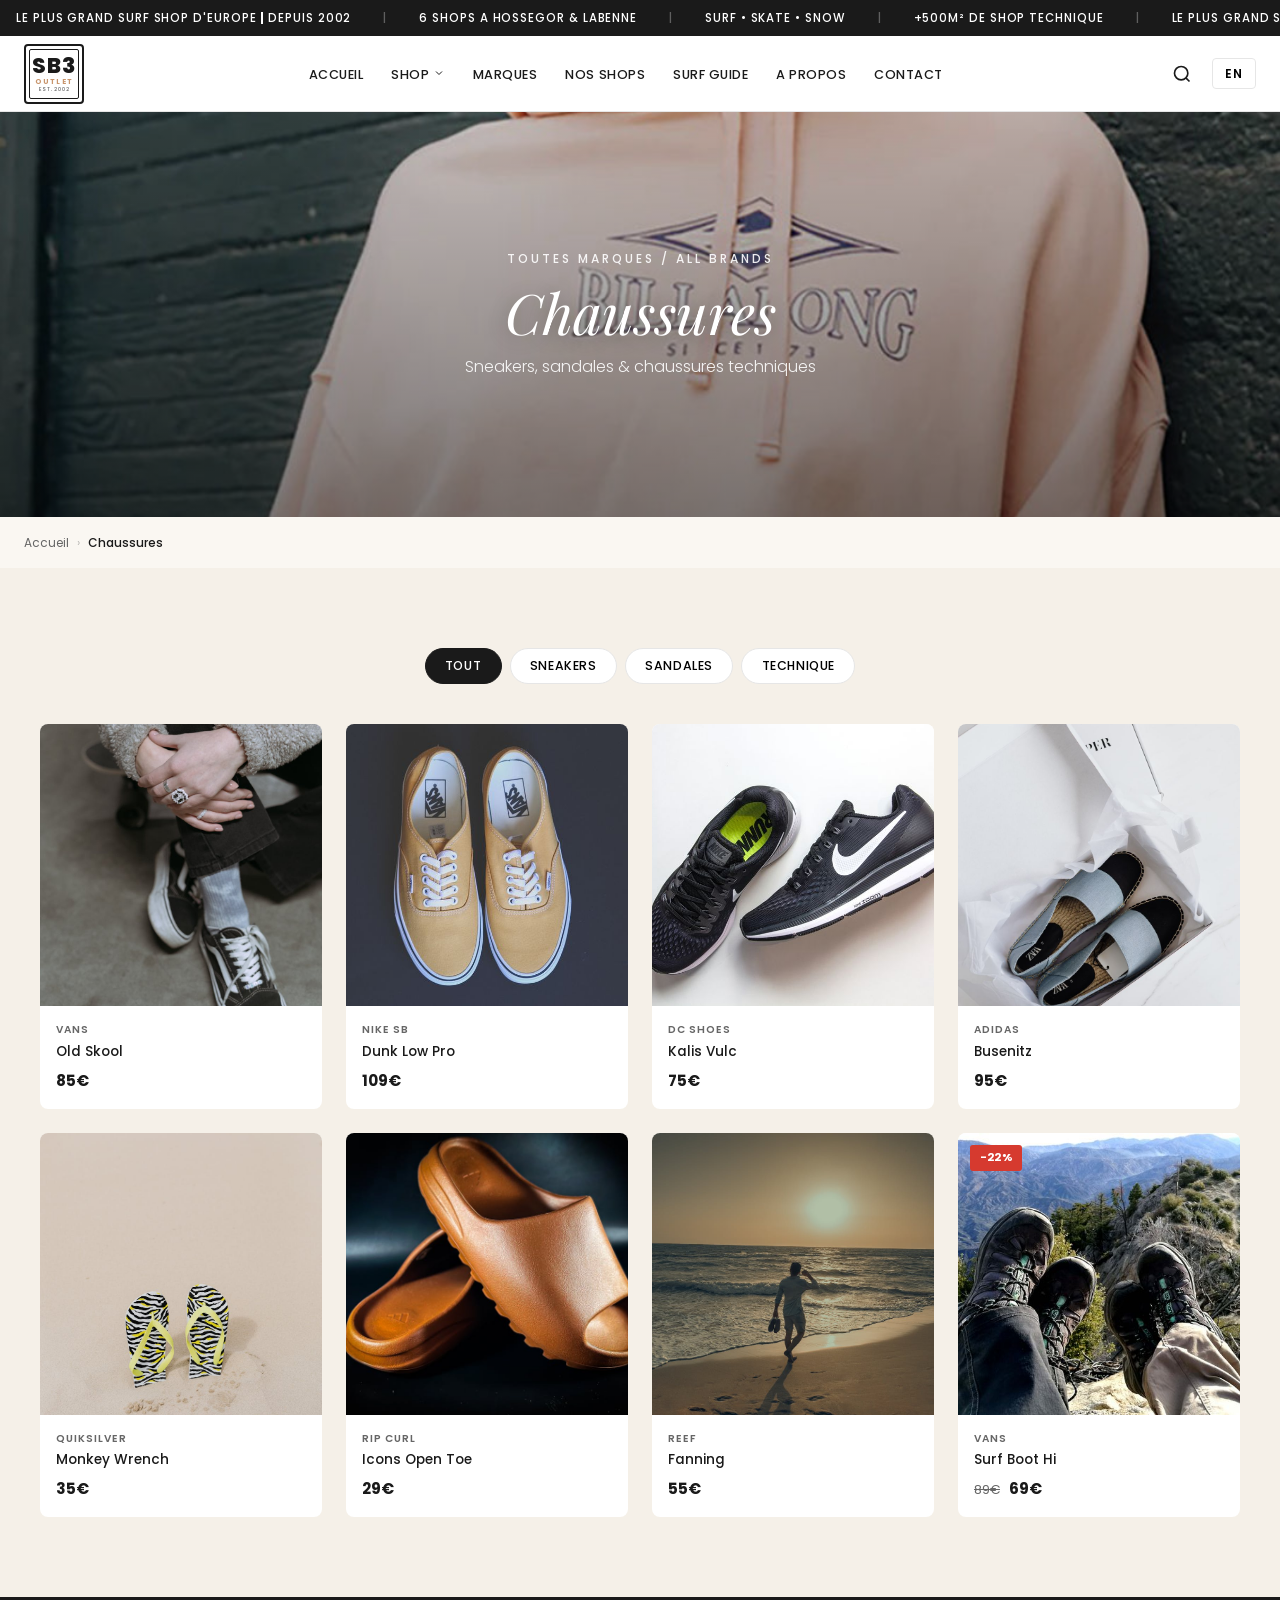
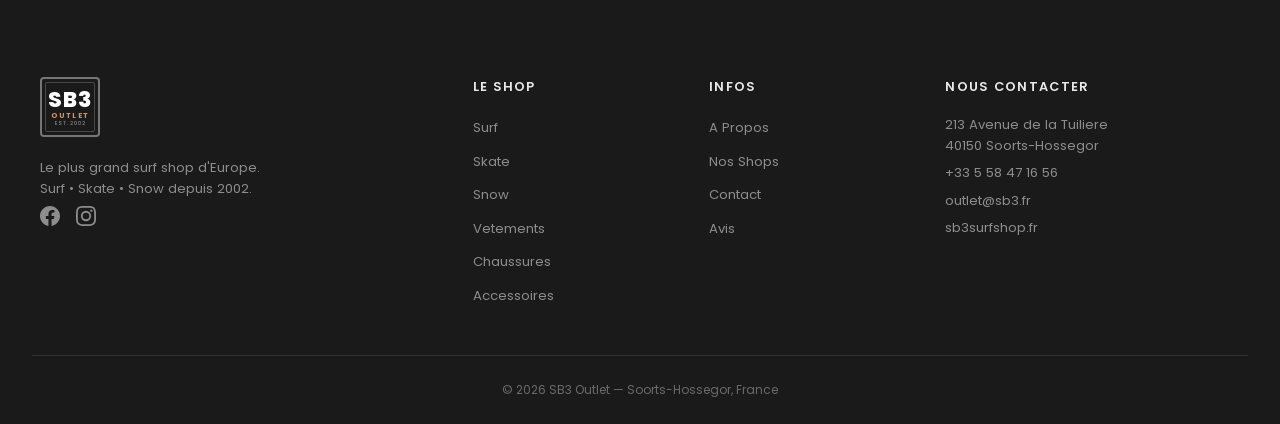
<file: shoes.html>
<!DOCTYPE html>
<html lang="fr">
<head>
  <meta charset="UTF-8">
  <meta name="viewport" content="width=device-width, initial-scale=1.0">
  <meta name="description" content="SB3 Outlet - Chaussures sneakers, sandales & techniques. Vans, Nike SB, DC Shoes, Adidas et plus a Hossegor.">
  <meta name="theme-color" content="#1a1a1a">
  <title>Chaussures / Shoes | SB3 Outlet</title>
  <link rel="preconnect" href="https://fonts.googleapis.com">
  <link rel="preconnect" href="https://fonts.gstatic.com" crossorigin>
  <link href="https://fonts.googleapis.com/css2?family=Poppins:wght@300;400;500;600;700;800&family=Playfair+Display:ital,wght@0,400;0,700;1,400&display=swap" rel="stylesheet">
  <link rel="stylesheet" href="css/style.css">
</head>
<body>

  <!-- ====== TOP BAR (scrolling announcements) ====== -->
  <div class="top-bar" id="top-bar">
    <div class="top-bar__track">
      <span class="top-bar__item">
        <span class="fr">Le plus grand surf shop d'Europe</span>
        <span class="en">Europe's Largest Surf Shop</span>
        <strong> | </strong>
        <span class="fr">Depuis 2002</span>
        <span class="en">Since 2002</span>
      </span>
      <span class="top-bar__sep">|</span>
      <span class="top-bar__item">
        <span class="fr">6 shops a Hossegor &amp; Labenne</span>
        <span class="en">6 shops in Hossegor &amp; Labenne</span>
      </span>
      <span class="top-bar__sep">|</span>
      <span class="top-bar__item">
        <span class="fr">Surf &bull; Skate &bull; Snow</span>
        <span class="en">Surf &bull; Skate &bull; Snow</span>
      </span>
      <span class="top-bar__sep">|</span>
      <span class="top-bar__item">
        <span class="fr">+500m&sup2; de shop technique</span>
        <span class="en">+500m&sup2; Technical Shop</span>
      </span>
      <span class="top-bar__sep">|</span>
      <span class="top-bar__item">
        <span class="fr">Le plus grand surf shop d'Europe</span>
        <span class="en">Europe's Largest Surf Shop</span>
        <strong> | </strong>
        <span class="fr">Depuis 2002</span>
        <span class="en">Since 2002</span>
      </span>
      <span class="top-bar__sep">|</span>
      <span class="top-bar__item">
        <span class="fr">6 shops a Hossegor &amp; Labenne</span>
        <span class="en">6 shops in Hossegor &amp; Labenne</span>
      </span>
      <span class="top-bar__sep">|</span>
      <span class="top-bar__item">
        <span class="fr">Surf &bull; Skate &bull; Snow</span>
        <span class="en">Surf &bull; Skate &bull; Snow</span>
      </span>
      <span class="top-bar__sep">|</span>
      <span class="top-bar__item">
        <span class="fr">+500m&sup2; de shop technique</span>
        <span class="en">+500m&sup2; Technical Shop</span>
      </span>
    </div>
  </div>

  <!-- ====== NAV ====== -->
  <nav class="nav" id="nav">
    <div class="nav__inner">
      <div class="nav__logo">
        <a href="index.html">
          <div class="logo-badge">
            <span class="logo-badge__main">SB3</span>
            <span class="logo-badge__sub">OUTLET</span>
            <span class="logo-badge__est">EST. 2002</span>
          </div>
        </a>
      </div>

      <ul class="nav__links" id="nav-links">
        <li><a href="index.html">
          <span class="fr">Accueil</span>
          <span class="en">Home</span>
        </a></li>
        <li class="nav__dropdown">
          <a href="#" class="nav__dropdown-toggle">
            <span class="fr">Shop</span>
            <span class="en">Shop</span>
            <svg width="12" height="12" viewBox="0 0 24 24" fill="none" stroke="currentColor" stroke-width="2"><path d="M6 9l6 6 6-6"/></svg>
          </a>
          <ul class="nav__dropdown-menu">
            <li><a href="surf.html">Surf</a></li>
            <li><a href="skate.html">Skate</a></li>
            <li><a href="snow.html">Snow</a></li>
            <li><a href="clothing.html"><span class="fr">Vetements</span><span class="en">Clothing</span></a></li>
            <li><a href="shoes.html" class="active"><span class="fr">Chaussures</span><span class="en">Shoes</span></a></li>
            <li><a href="accessories.html"><span class="fr">Accessoires</span><span class="en">Accessories</span></a></li>
          </ul>
        </li>
        <li><a href="brands.html">
          <span class="fr">Marques</span>
          <span class="en">Brands</span>
        </a></li>
        <li><a href="shops.html">
          <span class="fr">Nos Shops</span>
          <span class="en">Our Shops</span>
        </a></li>
        <li><a href="surf-guide.html">
          <span class="fr">Surf Guide</span>
          <span class="en">Surf Guide</span>
        </a></li>
        <li><a href="about.html">
          <span class="fr">A Propos</span>
          <span class="en">About</span>
        </a></li>
        <li><a href="contact.html">
          <span class="fr">Contact</span>
          <span class="en">Contact</span>
        </a></li>
      </ul>

      <div class="nav__actions">
        <button class="nav__icon-btn" aria-label="Search">
          <svg width="20" height="20" viewBox="0 0 24 24" fill="none" stroke="currentColor" stroke-width="2"><circle cx="11" cy="11" r="8"/><path d="m21 21-4.35-4.35"/></svg>
        </button>
        <button class="nav__lang-btn" id="lang-toggle" aria-label="Toggle language">
          <span class="fr">EN</span>
          <span class="en">FR</span>
        </button>
        <button class="nav__burger" id="burger" aria-expanded="false" aria-controls="mobile-menu" aria-label="Menu">
          <span></span><span></span><span></span>
        </button>
      </div>
    </div>
  </nav>

  <!-- Mobile menu -->
  <div class="mobile-menu" id="mobile-menu" aria-hidden="true">
    <a href="index.html"><span class="fr">Accueil</span><span class="en">Home</span></a>
    <details class="mobile-menu__details">
      <summary>Shop</summary>
      <a href="surf.html">Surf</a>
      <a href="skate.html">Skate</a>
      <a href="snow.html">Snow</a>
      <a href="clothing.html"><span class="fr">Vetements</span><span class="en">Clothing</span></a>
      <a href="shoes.html" class="active"><span class="fr">Chaussures</span><span class="en">Shoes</span></a>
      <a href="accessories.html"><span class="fr">Accessoires</span><span class="en">Accessories</span></a>
    </details>
    <a href="brands.html"><span class="fr">Marques</span><span class="en">Brands</span></a>
    <a href="shops.html"><span class="fr">Nos Shops</span><span class="en">Our Shops</span></a>
    <a href="surf-guide.html"><span class="fr">Surf Guide</span><span class="en">Surf Guide</span></a>
    <a href="about.html"><span class="fr">A Propos</span><span class="en">About</span></a>
    <a href="contact.html"><span class="fr">Contact</span><span class="en">Contact</span></a>
    <button class="mobile-menu__lang" id="lang-toggle-mobile">
      <span class="fr">English</span>
      <span class="en">Francais</span>
    </button>
  </div>

  <!-- ====== PAGE HERO ====== -->
  <section class="page-hero">
    <div class="page-hero__bg">
      <img src="images/sale-womens.jpg" alt="Chaussures SB3 Outlet" loading="eager">
      <div class="page-hero__overlay"></div>
    </div>
    <div class="page-hero__content">
      <p class="page-hero__eyebrow">TOUTES MARQUES / ALL BRANDS</p>
      <h1 class="page-hero__title">
        <span class="fr">Chaussures</span>
        <span class="en">Shoes</span>
      </h1>
      <p class="page-hero__subtitle">
        <span class="fr">Sneakers, sandales &amp; chaussures techniques</span>
        <span class="en">Sneakers, sandals &amp; technical footwear</span>
      </p>
    </div>
  </section>

  <!-- ====== BREADCRUMB ====== -->
  <nav class="breadcrumb" aria-label="Breadcrumb">
    <div class="breadcrumb__inner">
      <a href="index.html"><span class="fr">Accueil</span><span class="en">Home</span></a>
      <span class="breadcrumb__sep">&rsaquo;</span>
      <span class="breadcrumb__current"><span class="fr">Chaussures</span><span class="en">Shoes</span></span>
    </div>
  </nav>

  <!-- ====== PRODUCTS ====== -->
  <section class="products" id="products">
    <div class="products__tabs reveal">
      <button class="products__tab products__tab--active" data-tab="all"><span class="fr">Tout</span><span class="en">All</span></button>
      <button class="products__tab" data-tab="sneakers">Sneakers</button>
      <button class="products__tab" data-tab="sandals"><span class="fr">Sandales</span><span class="en">Sandals</span></button>
      <button class="products__tab" data-tab="technical"><span class="fr">Technique</span><span class="en">Technical</span></button>
    </div>
    <div class="products__grid reveal">

      <!-- 1. VANS Old Skool -->
      <div class="product-card" data-category="sneakers">
        <div class="product-card__img">
          <img src="images/photos/shoes-sneakers-black.jpg" alt="VANS Old Skool" loading="lazy">
        </div>
        <div class="product-card__info">
          <p class="product-card__brand">VANS</p>
          <p class="product-card__name">Old Skool</p>
          <p class="product-card__price">85&euro;</p>
        </div>
      </div>

      <!-- 2. NIKE SB Dunk Low Pro -->
      <div class="product-card" data-category="sneakers">
        <div class="product-card__img">
          <img src="images/photos/shoes-sneakers-white.jpg" alt="NIKE SB Dunk Low Pro" loading="lazy">
        </div>
        <div class="product-card__info">
          <p class="product-card__brand">NIKE SB</p>
          <p class="product-card__name">Dunk Low Pro</p>
          <p class="product-card__price">109&euro;</p>
        </div>
      </div>

      <!-- 3. DC SHOES Kalis Vulc -->
      <div class="product-card" data-category="sneakers">
        <div class="product-card__img">
          <img src="images/photos/shoes-running.jpg" alt="DC SHOES Kalis Vulc" loading="lazy">
        </div>
        <div class="product-card__info">
          <p class="product-card__brand">DC SHOES</p>
          <p class="product-card__name">Kalis Vulc</p>
          <p class="product-card__price">75&euro;</p>
        </div>
      </div>

      <!-- 4. ADIDAS Busenitz -->
      <div class="product-card" data-category="sneakers">
        <div class="product-card__img">
          <img src="images/photos/shoes-espadrilles.jpg" alt="ADIDAS Busenitz" loading="lazy">
        </div>
        <div class="product-card__info">
          <p class="product-card__brand">ADIDAS</p>
          <p class="product-card__name">Busenitz</p>
          <p class="product-card__price">95&euro;</p>
        </div>
      </div>

      <!-- 5. QUIKSILVER Monkey Wrench -->
      <div class="product-card" data-category="sandals">
        <div class="product-card__img">
          <img src="images/photos/shoes-sandals.jpg" alt="QUIKSILVER Monkey Wrench" loading="lazy">
        </div>
        <div class="product-card__info">
          <p class="product-card__brand">QUIKSILVER</p>
          <p class="product-card__name">Monkey Wrench</p>
          <p class="product-card__price">35&euro;</p>
        </div>
      </div>

      <!-- 6. RIP CURL Icons Open Toe -->
      <div class="product-card" data-category="sandals">
        <div class="product-card__img">
          <img src="images/photos/shoes-slides.jpg" alt="RIP CURL Icons Open Toe" loading="lazy">
        </div>
        <div class="product-card__info">
          <p class="product-card__brand">RIP CURL</p>
          <p class="product-card__name">Icons Open Toe</p>
          <p class="product-card__price">29&euro;</p>
        </div>
      </div>

      <!-- 7. REEF Fanning -->
      <div class="product-card" data-category="sandals">
        <div class="product-card__img">
          <img src="images/photos/shoes-lifestyle.jpg" alt="REEF Fanning" loading="lazy">
        </div>
        <div class="product-card__info">
          <p class="product-card__brand">REEF</p>
          <p class="product-card__name">Fanning</p>
          <p class="product-card__price">55&euro;</p>
        </div>
      </div>

      <!-- 8. VANS Surf Boot Hi (SALE) -->
      <div class="product-card" data-category="technical">
        <div class="product-card__img">
          <img src="images/photos/shoes-boots-hiking.jpg" alt="VANS Surf Boot Hi" loading="lazy">
          <span class="product-card__badge">-22%</span>
        </div>
        <div class="product-card__info">
          <p class="product-card__brand">VANS</p>
          <p class="product-card__name">Surf Boot Hi</p>
          <p class="product-card__price"><span class="product-card__price--old">89&euro;</span> 69&euro;</p>
        </div>
      </div>

    </div>
  </section>

  <!-- ====== FOOTER ====== -->
  <footer class="footer">
    <div class="footer__top">
      <div class="footer__col">
        <div class="footer__logo">
          <div class="logo-badge logo-badge--light">
            <span class="logo-badge__main">SB3</span>
            <span class="logo-badge__sub">OUTLET</span>
            <span class="logo-badge__est">EST. 2002</span>
          </div>
        </div>
        <p class="footer__tagline"><span class="fr">Le plus grand surf shop d'Europe.<br>Surf &bull; Skate &bull; Snow depuis 2002.</span><span class="en">Europe's largest surf shop.<br>Surf &bull; Skate &bull; Snow since 2002.</span></p>
        <div class="footer__social">
          <a href="https://www.facebook.com/sb3outlethossegor/" target="_blank" rel="noopener noreferrer" aria-label="Facebook">
            <svg width="20" height="20" viewBox="0 0 24 24" fill="currentColor"><path d="M24 12.073c0-6.627-5.373-12-12-12s-12 5.373-12 12c0 5.99 4.388 10.954 10.125 11.854v-8.385H7.078v-3.47h3.047V9.43c0-3.007 1.792-4.669 4.533-4.669 1.312 0 2.686.235 2.686.235v2.953H15.83c-1.491 0-1.956.925-1.956 1.874v2.25h3.328l-.532 3.47h-2.796v8.385C19.612 23.027 24 18.062 24 12.073z"/></svg>
          </a>
          <a href="https://www.instagram.com/sb3surfshop/" target="_blank" rel="noopener noreferrer" aria-label="Instagram">
            <svg width="20" height="20" viewBox="0 0 24 24" fill="currentColor"><path d="M12 2.163c3.204 0 3.584.012 4.85.07 3.252.148 4.771 1.691 4.919 4.919.058 1.265.069 1.645.069 4.849 0 3.205-.012 3.584-.069 4.849-.149 3.225-1.664 4.771-4.919 4.919-1.266.058-1.644.07-4.85.07-3.204 0-3.584-.012-4.849-.07-3.26-.149-4.771-1.699-4.919-4.92-.058-1.265-.07-1.644-.07-4.849 0-3.204.013-3.583.07-4.849.149-3.227 1.664-4.771 4.919-4.919 1.266-.057 1.645-.069 4.849-.069zM12 0C8.741 0 8.333.014 7.053.072 2.695.272.273 2.69.073 7.052.014 8.333 0 8.741 0 12c0 3.259.014 3.668.072 4.948.2 4.358 2.618 6.78 6.98 6.98C8.333 23.986 8.741 24 12 24c3.259 0 3.668-.014 4.948-.072 4.354-.2 6.782-2.618 6.979-6.98.059-1.28.073-1.689.073-4.948 0-3.259-.014-3.667-.072-4.947-.196-4.354-2.617-6.78-6.979-6.98C15.668.014 15.259 0 12 0zm0 5.838a6.162 6.162 0 100 12.324 6.162 6.162 0 000-12.324zM12 16a4 4 0 110-8 4 4 0 010 8zm6.406-11.845a1.44 1.44 0 100 2.881 1.44 1.44 0 000-2.881z"/></svg>
          </a>
        </div>
      </div>
      <div class="footer__col">
        <h4><span class="fr">Le Shop</span><span class="en">The Shop</span></h4>
        <ul>
          <li><a href="surf.html">Surf</a></li>
          <li><a href="skate.html">Skate</a></li>
          <li><a href="snow.html">Snow</a></li>
          <li><a href="clothing.html"><span class="fr">Vetements</span><span class="en">Clothing</span></a></li>
          <li><a href="shoes.html"><span class="fr">Chaussures</span><span class="en">Shoes</span></a></li>
          <li><a href="accessories.html"><span class="fr">Accessoires</span><span class="en">Accessories</span></a></li>
        </ul>
      </div>
      <div class="footer__col">
        <h4><span class="fr">Infos</span><span class="en">Info</span></h4>
        <ul>
          <li><a href="about.html"><span class="fr">A Propos</span><span class="en">About Us</span></a></li>
          <li><a href="shops.html"><span class="fr">Nos Shops</span><span class="en">Our Shops</span></a></li>
          <li><a href="contact.html"><span class="fr">Contact</span><span class="en">Contact</span></a></li>
          <li><a href="index.html#reviews"><span class="fr">Avis</span><span class="en">Reviews</span></a></li>
        </ul>
      </div>
      <div class="footer__col">
        <h4><span class="fr">Nous Contacter</span><span class="en">Contact Us</span></h4>
        <p>213 Avenue de la Tuiliere<br>40150 Soorts-Hossegor</p>
        <p><a href="tel:+33558471656">+33 5 58 47 16 56</a></p>
        <p><a href="mailto:outlet@sb3.fr">outlet@sb3.fr</a></p>
        <p><a href="https://sb3surfshop.fr" target="_blank" rel="noopener noreferrer">sb3surfshop.fr</a></p>
      </div>
    </div>
    <div class="footer__bottom">
      <p>&copy; 2026 SB3 Outlet &mdash; Soorts-Hossegor, France</p>
    </div>
  </footer>

  <script src="js/main.js"></script>
</body>
</html>
</file>
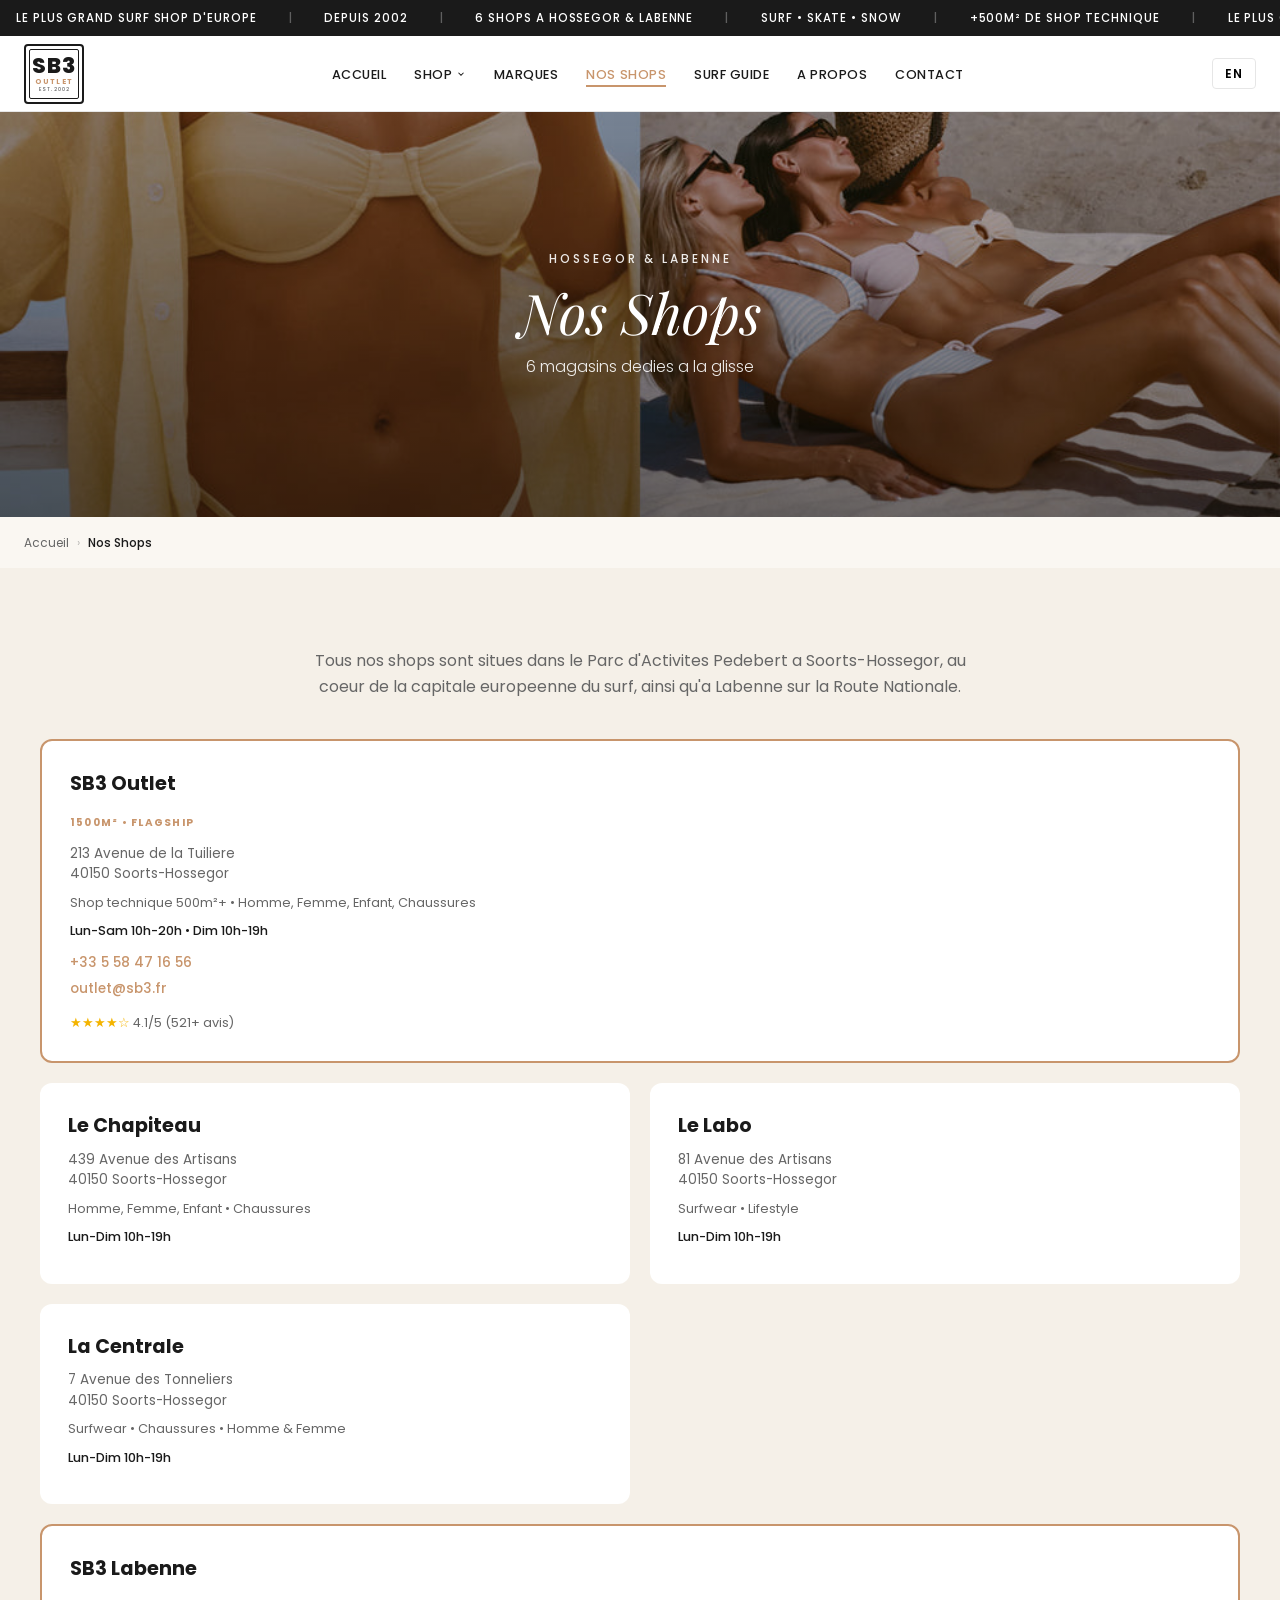
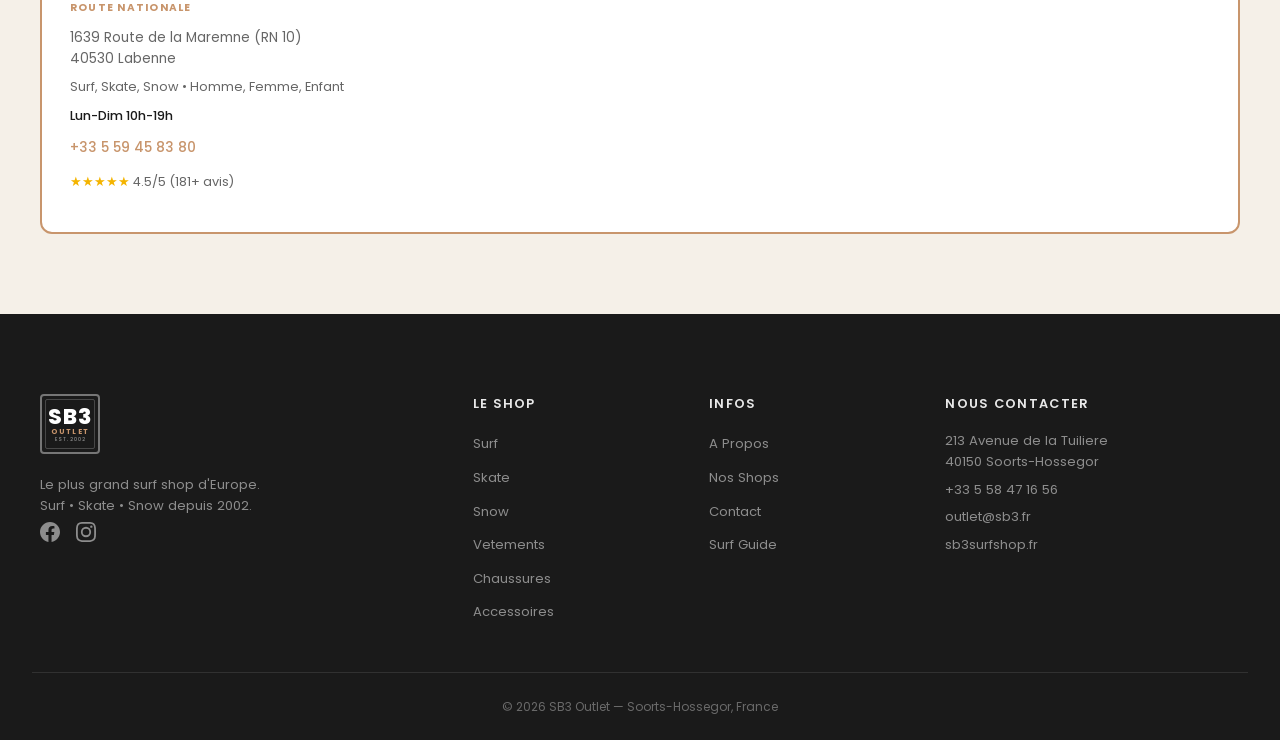
<file: shops.html>
<!DOCTYPE html>
<html lang="fr">
<head>
  <meta charset="UTF-8">
  <meta name="viewport" content="width=device-width, initial-scale=1.0">
  <meta name="description" content="SB3 Outlet - 6 magasins a Hossegor et Labenne. Le plus grand surf shop d'Europe. Adresses, horaires et plans.">
  <meta name="theme-color" content="#1a1a1a">
  <title>Nos Shops | SB3 Outlet - Surf Skate Snow Hossegor</title>
  <link rel="preconnect" href="https://fonts.googleapis.com">
  <link rel="preconnect" href="https://fonts.gstatic.com" crossorigin>
  <link href="https://fonts.googleapis.com/css2?family=Poppins:wght@300;400;500;600;700;800&family=Playfair+Display:ital,wght@0,400;0,700;1,400&display=swap" rel="stylesheet">
  <link rel="stylesheet" href="css/style.css">
</head>
<body>

  <!-- ====== TOP BAR (scrolling announcements) ====== -->
  <div class="top-bar" id="top-bar">
    <div class="top-bar__track">
      <span class="top-bar__item">
        <span class="fr">Le plus grand surf shop d'Europe</span>
        <span class="en">Europe's Largest Surf Shop</span>
      </span>
      <span class="top-bar__sep">|</span>
      <span class="top-bar__item">
        <span class="fr">Depuis 2002</span>
        <span class="en">Since 2002</span>
      </span>
      <span class="top-bar__sep">|</span>
      <span class="top-bar__item">
        <span class="fr">6 shops a Hossegor &amp; Labenne</span>
        <span class="en">6 shops in Hossegor &amp; Labenne</span>
      </span>
      <span class="top-bar__sep">|</span>
      <span class="top-bar__item">
        <span class="fr">Surf &bull; Skate &bull; Snow</span>
        <span class="en">Surf &bull; Skate &bull; Snow</span>
      </span>
      <span class="top-bar__sep">|</span>
      <span class="top-bar__item">
        <span class="fr">+500m&sup2; de shop technique</span>
        <span class="en">+500m&sup2; Technical Shop</span>
      </span>
      <span class="top-bar__sep">|</span>
      <span class="top-bar__item">
        <span class="fr">Le plus grand surf shop d'Europe</span>
        <span class="en">Europe's Largest Surf Shop</span>
      </span>
      <span class="top-bar__sep">|</span>
      <span class="top-bar__item">
        <span class="fr">Depuis 2002</span>
        <span class="en">Since 2002</span>
      </span>
      <span class="top-bar__sep">|</span>
      <span class="top-bar__item">
        <span class="fr">6 shops a Hossegor &amp; Labenne</span>
        <span class="en">6 shops in Hossegor &amp; Labenne</span>
      </span>
      <span class="top-bar__sep">|</span>
      <span class="top-bar__item">
        <span class="fr">Surf &bull; Skate &bull; Snow</span>
        <span class="en">Surf &bull; Skate &bull; Snow</span>
      </span>
      <span class="top-bar__sep">|</span>
      <span class="top-bar__item">
        <span class="fr">+500m&sup2; de shop technique</span>
        <span class="en">+500m&sup2; Technical Shop</span>
      </span>
    </div>
  </div>

  <!-- ====== NAV ====== -->
  <nav class="nav" id="nav">
    <div class="nav__inner">
      <div class="nav__logo">
        <a href="index.html">
          <div class="logo-badge">
            <span class="logo-badge__main">SB3</span>
            <span class="logo-badge__sub">OUTLET</span>
            <span class="logo-badge__est">EST. 2002</span>
          </div>
        </a>
      </div>

      <ul class="nav__links" id="nav-links">
        <li><a href="index.html">
          <span class="fr">Accueil</span>
          <span class="en">Home</span>
        </a></li>
        <li class="nav__dropdown">
          <a href="#" class="nav__dropdown-toggle">
            <span class="fr">Shop</span>
            <span class="en">Shop</span>
            <svg width="10" height="10" viewBox="0 0 24 24" fill="none" stroke="currentColor" stroke-width="2.5"><path d="M6 9l6 6 6-6"/></svg>
          </a>
          <ul class="nav__dropdown-menu">
            <li><a href="surf.html">Surf</a></li>
            <li><a href="skate.html">Skate</a></li>
            <li><a href="snow.html">Snow</a></li>
            <li><a href="clothing.html"><span class="fr">Vetements</span><span class="en">Clothing</span></a></li>
            <li><a href="shoes.html"><span class="fr">Chaussures</span><span class="en">Shoes</span></a></li>
            <li><a href="accessories.html"><span class="fr">Accessoires</span><span class="en">Accessories</span></a></li>
          </ul>
        </li>
        <li><a href="brands.html">
          <span class="fr">Marques</span>
          <span class="en">Brands</span>
        </a></li>
        <li><a href="shops.html" class="active">
          <span class="fr">Nos Shops</span>
          <span class="en">Our Shops</span>
        </a></li>
        <li><a href="surf-guide.html">
          <span class="fr">Surf Guide</span>
          <span class="en">Surf Guide</span>
        </a></li>
        <li><a href="about.html">
          <span class="fr">A Propos</span>
          <span class="en">About</span>
        </a></li>
        <li><a href="contact.html">
          <span class="fr">Contact</span>
          <span class="en">Contact</span>
        </a></li>
      </ul>

      <div class="nav__actions">
        <button class="nav__lang-btn" id="lang-toggle" aria-label="Toggle language">
          <span class="fr">EN</span>
          <span class="en">FR</span>
        </button>
        <button class="nav__burger" id="burger" aria-expanded="false" aria-controls="mobile-menu" aria-label="Menu">
          <span></span><span></span><span></span>
        </button>
      </div>
    </div>
  </nav>

  <!-- Mobile menu -->
  <div class="mobile-menu" id="mobile-menu" aria-hidden="true">
    <a href="index.html"><span class="fr">Accueil</span><span class="en">Home</span></a>
    <div class="mobile-menu__group">
      <button class="mobile-menu__expand" aria-expanded="false">
        Shop
        <svg width="12" height="12" viewBox="0 0 24 24" fill="none" stroke="currentColor" stroke-width="2.5"><path d="M6 9l6 6 6-6"/></svg>
      </button>
      <div class="mobile-menu__sub" aria-hidden="true">
        <a href="surf.html">Surf</a>
        <a href="skate.html">Skate</a>
        <a href="snow.html">Snow</a>
        <a href="clothing.html"><span class="fr">Vetements</span><span class="en">Clothing</span></a>
        <a href="shoes.html"><span class="fr">Chaussures</span><span class="en">Shoes</span></a>
        <a href="accessories.html"><span class="fr">Accessoires</span><span class="en">Accessories</span></a>
      </div>
    </div>
    <a href="brands.html"><span class="fr">Marques</span><span class="en">Brands</span></a>
    <a href="shops.html" class="active"><span class="fr">Nos Shops</span><span class="en">Our Shops</span></a>
    <a href="surf-guide.html">Surf Guide</a>
    <a href="about.html"><span class="fr">A Propos</span><span class="en">About</span></a>
    <a href="contact.html"><span class="fr">Contact</span><span class="en">Contact</span></a>
    <button class="mobile-menu__lang" id="lang-toggle-mobile">
      <span class="fr">English</span>
      <span class="en">Francais</span>
    </button>
  </div>

  <!-- ====== PAGE HERO ====== -->
  <section class="page-hero">
    <div class="page-hero__bg">
      <img src="images/hero-campaign.jpg" alt="SB3 Outlet Hossegor">
      <div class="page-hero__overlay"></div>
    </div>
    <div class="page-hero__content">
      <p class="page-hero__eyebrow">HOSSEGOR &amp; LABENNE</p>
      <h1 class="page-hero__title">
        <span class="fr">Nos Shops</span>
        <span class="en">Our Shops</span>
      </h1>
      <p class="page-hero__subtitle">
        <span class="fr">6 magasins dedies a la glisse</span>
        <span class="en">6 shops dedicated to boardsports</span>
      </p>
    </div>
  </section>

  <!-- ====== BREADCRUMB ====== -->
  <div class="breadcrumb">
    <div class="breadcrumb__inner">
      <a href="index.html"><span class="fr">Accueil</span><span class="en">Home</span></a>
      <span class="breadcrumb__sep">&rsaquo;</span>
      <span class="breadcrumb__current"><span class="fr">Nos Shops</span><span class="en">Our Shops</span></span>
    </div>
  </div>

  <!-- ====== SHOPS SECTION ====== -->
  <section class="shops">
    <p class="shops__intro reveal">
      <span class="fr">Tous nos shops sont situes dans le Parc d'Activites Pedebert a Soorts-Hossegor, au coeur de la capitale europeenne du surf, ainsi qu'a Labenne sur la Route Nationale.</span>
      <span class="en">All our shops are located in the Pedebert Business Park in Soorts-Hossegor, in the heart of Europe's surf capital, and in Labenne on the National Road.</span>
    </p>

    <div class="shops__grid reveal">

      <!-- SB3 Outlet (Flagship) -->
      <div class="shop-card shop-card--featured">
        <div class="shop-card__info">
          <h3>SB3 Outlet</h3>
          <p class="shop-card__badge">1500m&sup2; &bull; FLAGSHIP</p>
          <p class="shop-card__address">213 Avenue de la Tuiliere<br>40150 Soorts-Hossegor</p>
          <p class="shop-card__details">
            <span class="fr">Shop technique 500m&sup2;+ &bull; Homme, Femme, Enfant, Chaussures</span>
            <span class="en">500m&sup2;+ Technical Shop &bull; Men, Women, Kids, Shoes</span>
          </p>
          <p class="shop-card__hours">
            <span class="fr">Lun-Sam 10h-20h &bull; Dim 10h-19h</span>
            <span class="en">Mon-Sat 10am-8pm &bull; Sun 10am-7pm</span>
          </p>
          <p class="shop-card__phone"><a href="tel:+33558471656">+33 5 58 47 16 56</a></p>
          <a href="mailto:outlet@sb3.fr" class="shop-card__email">outlet@sb3.fr</a>
          <p style="margin-top: 0.75rem; font-size: 0.8rem; color: var(--color-text-light);">
            <span style="color: #f4b400;">&#9733;&#9733;&#9733;&#9733;&#9734;</span>
            4.1/5 (521+ <span class="fr">avis</span><span class="en">reviews</span>)
          </p>
        </div>
        <div class="shop-card__map">
          <iframe src="https://www.google.com/maps/embed?pb=!1m18!1m12!1m3!1d2903.5!2d-1.3916!3d43.6656!2m3!1f0!2f0!3f0!3m2!1i1024!2i768!4f13.1!3m3!1m2!1s0xd5515e6e6c5c6c7%3A0x6c6c6c6c6c6c6c6c!2sSB3%20Outlet!5e0!3m2!1sfr!2sfr!4v1" loading="lazy" allowfullscreen="" referrerpolicy="no-referrer-when-downgrade" title="SB3 Outlet Map"></iframe>
        </div>
      </div>

      <!-- Le Chapiteau -->
      <div class="shop-card">
        <div class="shop-card__info">
          <h3>Le Chapiteau</h3>
          <p class="shop-card__address">439 Avenue des Artisans<br>40150 Soorts-Hossegor</p>
          <p class="shop-card__details">
            <span class="fr">Homme, Femme, Enfant &bull; Chaussures</span>
            <span class="en">Men, Women, Kids &bull; Shoes</span>
          </p>
          <p class="shop-card__hours">
            <span class="fr">Lun-Dim 10h-19h</span>
            <span class="en">Mon-Sun 10am-7pm</span>
          </p>
        </div>
      </div>

      <!-- Le Labo -->
      <div class="shop-card">
        <div class="shop-card__info">
          <h3>Le Labo</h3>
          <p class="shop-card__address">81 Avenue des Artisans<br>40150 Soorts-Hossegor</p>
          <p class="shop-card__details">Surfwear &bull; Lifestyle</p>
          <p class="shop-card__hours">
            <span class="fr">Lun-Dim 10h-19h</span>
            <span class="en">Mon-Sun 10am-7pm</span>
          </p>
        </div>
      </div>

      <!-- La Centrale -->
      <div class="shop-card">
        <div class="shop-card__info">
          <h3>La Centrale</h3>
          <p class="shop-card__address">7 Avenue des Tonneliers<br>40150 Soorts-Hossegor</p>
          <p class="shop-card__details">
            <span class="fr">Surfwear &bull; Chaussures &bull; Homme &amp; Femme</span>
            <span class="en">Surfwear &bull; Shoes &bull; Men &amp; Women</span>
          </p>
          <p class="shop-card__hours">
            <span class="fr">Lun-Dim 10h-19h</span>
            <span class="en">Mon-Sun 10am-7pm</span>
          </p>
        </div>
      </div>

      <!-- SB3 Labenne (Featured) -->
      <div class="shop-card shop-card--featured">
        <div class="shop-card__info">
          <h3>SB3 Labenne</h3>
          <p class="shop-card__badge">ROUTE NATIONALE</p>
          <p class="shop-card__address">1639 Route de la Maremne (RN 10)<br>40530 Labenne</p>
          <p class="shop-card__details">
            <span class="fr">Surf, Skate, Snow &bull; Homme, Femme, Enfant</span>
            <span class="en">Surf, Skate, Snow &bull; Men, Women, Kids</span>
          </p>
          <p class="shop-card__hours">
            <span class="fr">Lun-Dim 10h-19h</span>
            <span class="en">Mon-Sun 10am-7pm</span>
          </p>
          <p class="shop-card__phone"><a href="tel:+33559458380">+33 5 59 45 83 80</a></p>
          <p style="margin-top: 0.75rem; font-size: 0.8rem; color: var(--color-text-light);">
            <span style="color: #f4b400;">&#9733;&#9733;&#9733;&#9733;&#9733;</span>
            4.5/5 (181+ <span class="fr">avis</span><span class="en">reviews</span>)
          </p>
        </div>
        <div class="shop-card__map">
          <iframe src="https://www.google.com/maps/embed?pb=!1m18!1m12!1m3!1d2910.2!2d-1.4650!3d43.5920!2m3!1f0!2f0!3f0!3m2!1i1024!2i768!4f13.1!3m3!1m2!1s0xd5140a51c8d8b87%3A0x7e7e7e7e7e7e7e7e!2sSB3%20Labenne!5e0!3m2!1sfr!2sfr!4v1" loading="lazy" allowfullscreen="" referrerpolicy="no-referrer-when-downgrade" title="SB3 Labenne Map"></iframe>
        </div>
      </div>

    </div>
  </section>

  <!-- ====== FOOTER ====== -->
  <footer class="footer">
    <div class="footer__top">
      <div class="footer__col">
        <div class="footer__logo">
          <div class="logo-badge logo-badge--light">
            <span class="logo-badge__main">SB3</span>
            <span class="logo-badge__sub">OUTLET</span>
            <span class="logo-badge__est">EST. 2002</span>
          </div>
        </div>
        <p class="footer__tagline"><span class="fr">Le plus grand surf shop d'Europe.<br>Surf &bull; Skate &bull; Snow depuis 2002.</span><span class="en">Europe's largest surf shop.<br>Surf &bull; Skate &bull; Snow since 2002.</span></p>
        <div class="footer__social">
          <a href="https://www.facebook.com/sb3outlethossegor/" target="_blank" rel="noopener noreferrer" aria-label="Facebook">
            <svg width="20" height="20" viewBox="0 0 24 24" fill="currentColor"><path d="M24 12.073c0-6.627-5.373-12-12-12s-12 5.373-12 12c0 5.99 4.388 10.954 10.125 11.854v-8.385H7.078v-3.47h3.047V9.43c0-3.007 1.792-4.669 4.533-4.669 1.312 0 2.686.235 2.686.235v2.953H15.83c-1.491 0-1.956.925-1.956 1.874v2.25h3.328l-.532 3.47h-2.796v8.385C19.612 23.027 24 18.062 24 12.073z"/></svg>
          </a>
          <a href="https://www.instagram.com/sb3surfshop/" target="_blank" rel="noopener noreferrer" aria-label="Instagram">
            <svg width="20" height="20" viewBox="0 0 24 24" fill="currentColor"><path d="M12 2.163c3.204 0 3.584.012 4.85.07 3.252.148 4.771 1.691 4.919 4.919.058 1.265.069 1.645.069 4.849 0 3.205-.012 3.584-.069 4.849-.149 3.225-1.664 4.771-4.919 4.919-1.266.058-1.644.07-4.85.07-3.204 0-3.584-.012-4.849-.07-3.26-.149-4.771-1.699-4.919-4.92-.058-1.265-.07-1.644-.07-4.849 0-3.204.013-3.583.07-4.849.149-3.227 1.664-4.771 4.919-4.919 1.266-.057 1.645-.069 4.849-.069zM12 0C8.741 0 8.333.014 7.053.072 2.695.272.273 2.69.073 7.052.014 8.333 0 8.741 0 12c0 3.259.014 3.668.072 4.948.2 4.358 2.618 6.78 6.98 6.98C8.333 23.986 8.741 24 12 24c3.259 0 3.668-.014 4.948-.072 4.354-.2 6.782-2.618 6.979-6.98.059-1.28.073-1.689.073-4.948 0-3.259-.014-3.667-.072-4.947-.196-4.354-2.617-6.78-6.979-6.98C15.668.014 15.259 0 12 0zm0 5.838a6.162 6.162 0 100 12.324 6.162 6.162 0 000-12.324zM12 16a4 4 0 110-8 4 4 0 010 8zm6.406-11.845a1.44 1.44 0 100 2.881 1.44 1.44 0 000-2.881z"/></svg>
          </a>
        </div>
      </div>
      <div class="footer__col">
        <h4><span class="fr">Le Shop</span><span class="en">The Shop</span></h4>
        <ul>
          <li><a href="surf.html">Surf</a></li>
          <li><a href="skate.html">Skate</a></li>
          <li><a href="snow.html">Snow</a></li>
          <li><a href="clothing.html"><span class="fr">Vetements</span><span class="en">Clothing</span></a></li>
          <li><a href="shoes.html"><span class="fr">Chaussures</span><span class="en">Shoes</span></a></li>
          <li><a href="accessories.html"><span class="fr">Accessoires</span><span class="en">Accessories</span></a></li>
        </ul>
      </div>
      <div class="footer__col">
        <h4><span class="fr">Infos</span><span class="en">Info</span></h4>
        <ul>
          <li><a href="about.html"><span class="fr">A Propos</span><span class="en">About Us</span></a></li>
          <li><a href="shops.html"><span class="fr">Nos Shops</span><span class="en">Our Shops</span></a></li>
          <li><a href="contact.html"><span class="fr">Contact</span><span class="en">Contact</span></a></li>
          <li><a href="surf-guide.html">Surf Guide</a></li>
        </ul>
      </div>
      <div class="footer__col">
        <h4><span class="fr">Nous Contacter</span><span class="en">Contact Us</span></h4>
        <p>213 Avenue de la Tuiliere<br>40150 Soorts-Hossegor</p>
        <p><a href="tel:+33558471656">+33 5 58 47 16 56</a></p>
        <p><a href="mailto:outlet@sb3.fr">outlet@sb3.fr</a></p>
        <p><a href="https://sb3surfshop.fr" target="_blank" rel="noopener noreferrer">sb3surfshop.fr</a></p>
      </div>
    </div>
    <div class="footer__bottom">
      <p>&copy; 2026 SB3 Outlet &mdash; Soorts-Hossegor, France</p>
    </div>
  </footer>

  <script src="js/main.js"></script>
</body>
</html>
</file>
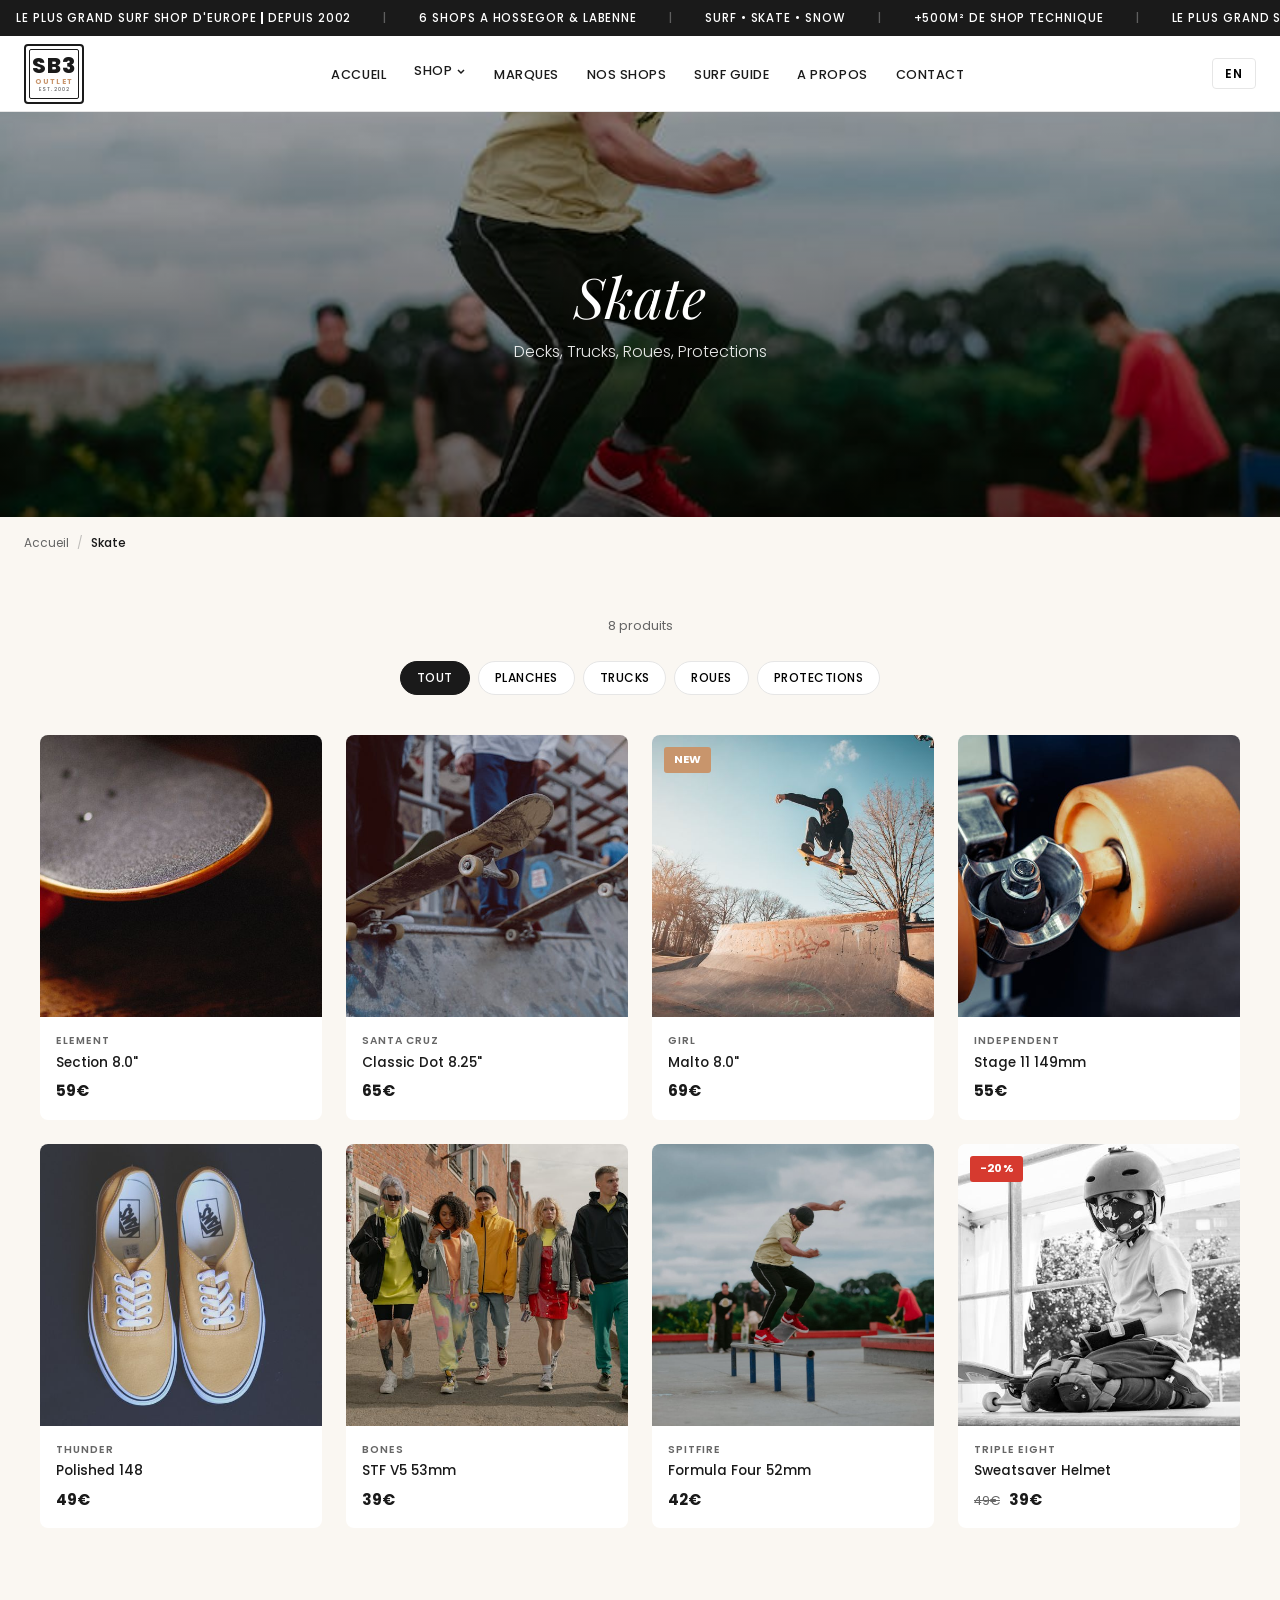
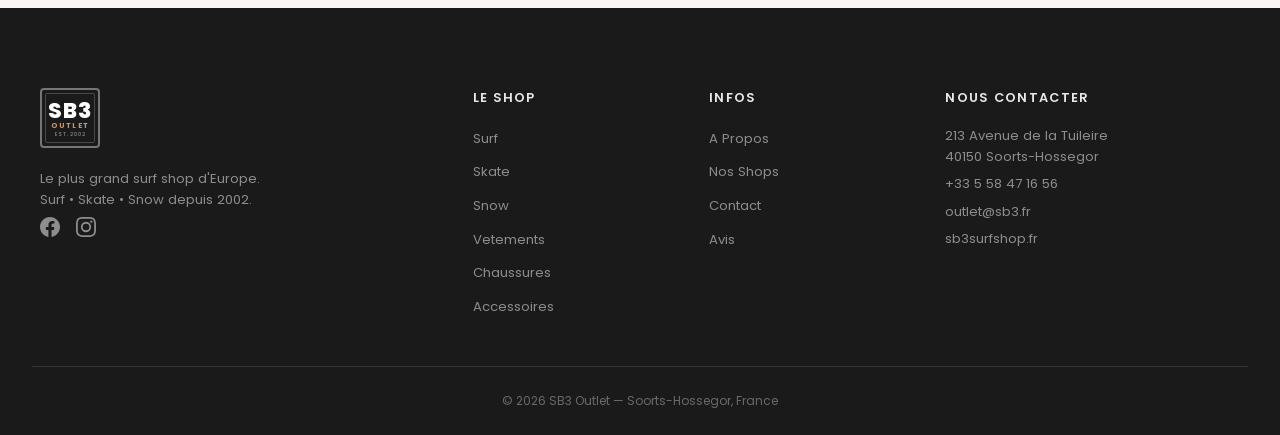
<file: skate.html>
<!DOCTYPE html>
<html lang="fr">
<head>
  <meta charset="UTF-8">
  <meta name="viewport" content="width=device-width, initial-scale=1.0">
  <meta name="description" content="SB3 Outlet Skate - Decks, trucks, roues et protections des plus grandes marques. Hossegor, capitale du surf.">
  <meta name="theme-color" content="#1a1a1a">
  <title>Skate | SB3 Outlet - Hossegor</title>
  <link rel="preconnect" href="https://fonts.googleapis.com">
  <link rel="preconnect" href="https://fonts.gstatic.com" crossorigin>
  <link href="https://fonts.googleapis.com/css2?family=Poppins:wght@300;400;500;600;700;800&family=Playfair+Display:ital,wght@0,400;0,700;1,400&display=swap" rel="stylesheet">
  <link rel="stylesheet" href="css/style.css">
</head>
<body>

  <!-- ====== TOP BAR (scrolling announcements) ====== -->
  <div class="top-bar" id="top-bar">
    <div class="top-bar__track">
      <span class="top-bar__item">
        <span class="fr">Le plus grand surf shop d'Europe</span>
        <span class="en">Europe's Largest Surf Shop</span>
        <strong> | </strong>
        <span class="fr">Depuis 2002</span>
        <span class="en">Since 2002</span>
      </span>
      <span class="top-bar__sep">|</span>
      <span class="top-bar__item">
        <span class="fr">6 shops a Hossegor &amp; Labenne</span>
        <span class="en">6 shops in Hossegor &amp; Labenne</span>
      </span>
      <span class="top-bar__sep">|</span>
      <span class="top-bar__item">
        <span class="fr">Surf &bull; Skate &bull; Snow</span>
        <span class="en">Surf &bull; Skate &bull; Snow</span>
      </span>
      <span class="top-bar__sep">|</span>
      <span class="top-bar__item">
        <span class="fr">+500m&sup2; de shop technique</span>
        <span class="en">+500m&sup2; Technical Shop</span>
      </span>
      <span class="top-bar__sep">|</span>
      <span class="top-bar__item">
        <span class="fr">Le plus grand surf shop d'Europe</span>
        <span class="en">Europe's Largest Surf Shop</span>
        <strong> | </strong>
        <span class="fr">Depuis 2002</span>
        <span class="en">Since 2002</span>
      </span>
      <span class="top-bar__sep">|</span>
      <span class="top-bar__item">
        <span class="fr">6 shops a Hossegor &amp; Labenne</span>
        <span class="en">6 shops in Hossegor &amp; Labenne</span>
      </span>
      <span class="top-bar__sep">|</span>
      <span class="top-bar__item">
        <span class="fr">Surf &bull; Skate &bull; Snow</span>
        <span class="en">Surf &bull; Skate &bull; Snow</span>
      </span>
      <span class="top-bar__sep">|</span>
      <span class="top-bar__item">
        <span class="fr">+500m&sup2; de shop technique</span>
        <span class="en">+500m&sup2; Technical Shop</span>
      </span>
    </div>
  </div>

  <!-- ====== NAV ====== -->
  <nav class="nav" id="nav">
    <div class="nav__inner">
      <div class="nav__logo">
        <a href="index.html">
          <div class="logo-badge">
            <span class="logo-badge__main">SB3</span>
            <span class="logo-badge__sub">OUTLET</span>
            <span class="logo-badge__est">EST. 2002</span>
          </div>
        </a>
      </div>

      <ul class="nav__links" id="nav-links">
        <li><a href="index.html">
          <span class="fr">Accueil</span>
          <span class="en">Home</span>
        </a></li>
        <li class="nav__dropdown">
          <span class="nav__dropdown-trigger">
            <span class="fr">Shop</span>
            <span class="en">Shop</span>
            <svg class="nav__dropdown-arrow" viewBox="0 0 10 10" fill="none" stroke="currentColor" stroke-width="1.5"><path d="M2 4l3 3 3-3"/></svg>
          </span>
          <div class="nav__dropdown-menu">
            <div class="nav__dropdown-menu-inner">
              <a href="surf.html">Surf</a>
              <a href="skate.html">Skate</a>
              <a href="snow.html">Snow</a>
              <a href="clothing.html"><span class="fr">Vetements</span><span class="en">Clothing</span></a>
              <a href="shoes.html"><span class="fr">Chaussures</span><span class="en">Shoes</span></a>
              <a href="accessories.html"><span class="fr">Accessoires</span><span class="en">Accessories</span></a>
            </div>
          </div>
        </li>
        <li><a href="brands.html">
          <span class="fr">Marques</span>
          <span class="en">Brands</span>
        </a></li>
        <li><a href="shops.html">
          <span class="fr">Nos Shops</span>
          <span class="en">Our Shops</span>
        </a></li>
        <li><a href="surf-guide.html">
          <span class="fr">Surf Guide</span>
          <span class="en">Surf Guide</span>
        </a></li>
        <li><a href="about.html">
          <span class="fr">A Propos</span>
          <span class="en">About</span>
        </a></li>
        <li><a href="contact.html">
          <span class="fr">Contact</span>
          <span class="en">Contact</span>
        </a></li>
      </ul>

      <div class="nav__actions">
        <button class="nav__lang-btn" id="lang-toggle" aria-label="Toggle language">
          <span class="fr">EN</span>
          <span class="en">FR</span>
        </button>
        <button class="nav__burger" id="burger" aria-expanded="false" aria-controls="mobile-menu" aria-label="Menu">
          <span></span><span></span><span></span>
        </button>
      </div>
    </div>
  </nav>

  <!-- Mobile menu -->
  <div class="mobile-menu" id="mobile-menu" aria-hidden="true">
    <a href="index.html"><span class="fr">Accueil</span><span class="en">Home</span></a>
    <details>
      <summary><span class="fr">Shop</span><span class="en">Shop</span></summary>
      <div class="mobile-submenu">
        <a href="surf.html">Surf</a>
        <a href="skate.html">Skate</a>
        <a href="snow.html">Snow</a>
        <a href="clothing.html"><span class="fr">Vetements</span><span class="en">Clothing</span></a>
        <a href="shoes.html"><span class="fr">Chaussures</span><span class="en">Shoes</span></a>
        <a href="accessories.html"><span class="fr">Accessoires</span><span class="en">Accessories</span></a>
      </div>
    </details>
    <a href="brands.html"><span class="fr">Marques</span><span class="en">Brands</span></a>
    <a href="shops.html"><span class="fr">Nos Shops</span><span class="en">Our Shops</span></a>
    <a href="surf-guide.html"><span class="fr">Surf Guide</span><span class="en">Surf Guide</span></a>
    <a href="about.html"><span class="fr">A Propos</span><span class="en">About</span></a>
    <a href="contact.html"><span class="fr">Contact</span><span class="en">Contact</span></a>
    <button class="mobile-menu__lang" id="lang-toggle-mobile">
      <span class="fr">English</span>
      <span class="en">Francais</span>
    </button>
  </div>

  <!-- ====== PAGE HERO ====== -->
  <section class="page-hero">
    <div class="page-hero__bg">
      <img src="images/photos/skate-park.jpg" alt="Skate">
      <div class="page-hero__overlay"></div>
    </div>
    <div class="page-hero__content">
      <h1 class="page-hero__title">Skate</h1>
      <p class="page-hero__subtitle">
        <span class="fr">Decks, Trucks, Roues, Protections</span>
        <span class="en">Decks, Trucks, Wheels, Pads</span>
      </p>
    </div>
  </section>

  <!-- ====== BREADCRUMB ====== -->
  <div class="breadcrumb">
    <div class="breadcrumb__inner">
      <a href="index.html"><span class="fr">Accueil</span><span class="en">Home</span></a>
      <span class="breadcrumb__sep">/</span>
      <span class="breadcrumb__current">Skate</span>
    </div>
  </div>

  <!-- ====== CATEGORY PAGE ====== -->
  <section class="category-page">
    <div class="category-page__inner">
      <div class="category-page__header">
        <p class="category-page__count">
          <span class="fr">8 produits</span>
          <span class="en">8 products</span>
        </p>
        <div class="category-page__filters">
          <button class="filter-btn filter-btn--active" data-filter="all">
            <span class="fr">Tout</span><span class="en">All</span>
          </button>
          <button class="filter-btn" data-filter="decks">
            <span class="fr">Planches</span><span class="en">Decks</span>
          </button>
          <button class="filter-btn" data-filter="trucks">Trucks</button>
          <button class="filter-btn" data-filter="wheels">
            <span class="fr">Roues</span><span class="en">Wheels</span>
          </button>
          <button class="filter-btn" data-filter="pads">
            <span class="fr">Protections</span><span class="en">Pads</span>
          </button>
        </div>
      </div>

      <div class="category-grid">
        <!-- 1. ELEMENT Section 8.0" -->
        <div class="product-card" data-category="decks">
          <div class="product-card__img">
            <img src="images/photos/skate-deck.jpg" alt="Element Section 8.0&quot;" loading="lazy">
          </div>
          <div class="product-card__info">
            <p class="product-card__brand">ELEMENT</p>
            <p class="product-card__name">Section 8.0"</p>
            <p class="product-card__price">59&euro;</p>
          </div>
        </div>

        <!-- 2. SANTA CRUZ Classic Dot 8.25" -->
        <div class="product-card" data-category="decks">
          <div class="product-card__img">
            <img src="images/photos/skate-complete.jpg" alt="Santa Cruz Classic Dot 8.25&quot;" loading="lazy">
          </div>
          <div class="product-card__info">
            <p class="product-card__brand">SANTA CRUZ</p>
            <p class="product-card__name">Classic Dot 8.25"</p>
            <p class="product-card__price">65&euro;</p>
          </div>
        </div>

        <!-- 3. GIRL Malto 8.0" -->
        <div class="product-card" data-category="decks">
          <div class="product-card__img">
            <img src="images/photos/skate-action.jpg" alt="Girl Malto 8.0&quot;" loading="lazy">
            <span class="product-card__badge product-card__badge--new">NEW</span>
          </div>
          <div class="product-card__info">
            <p class="product-card__brand">GIRL</p>
            <p class="product-card__name">Malto 8.0"</p>
            <p class="product-card__price">69&euro;</p>
          </div>
        </div>

        <!-- 4. INDEPENDENT Stage 11 149mm -->
        <div class="product-card" data-category="trucks">
          <div class="product-card__img">
            <img src="images/photos/skate-trucks.jpg" alt="Independent Stage 11 149mm" loading="lazy">
          </div>
          <div class="product-card__info">
            <p class="product-card__brand">INDEPENDENT</p>
            <p class="product-card__name">Stage 11 149mm</p>
            <p class="product-card__price">55&euro;</p>
          </div>
        </div>

        <!-- 5. THUNDER Polished 148 -->
        <div class="product-card" data-category="trucks">
          <div class="product-card__img">
            <img src="images/photos/skate-shoes.jpg" alt="Thunder Polished 148" loading="lazy">
          </div>
          <div class="product-card__info">
            <p class="product-card__brand">THUNDER</p>
            <p class="product-card__name">Polished 148</p>
            <p class="product-card__price">49&euro;</p>
          </div>
        </div>

        <!-- 6. BONES STF V5 53mm -->
        <div class="product-card" data-category="wheels">
          <div class="product-card__img">
            <img src="images/photos/skate-wheels.jpg" alt="Bones STF V5 53mm" loading="lazy">
          </div>
          <div class="product-card__info">
            <p class="product-card__brand">BONES</p>
            <p class="product-card__name">STF V5 53mm</p>
            <p class="product-card__price">39&euro;</p>
          </div>
        </div>

        <!-- 7. SPITFIRE Formula Four 52mm -->
        <div class="product-card" data-category="wheels">
          <div class="product-card__img">
            <img src="images/photos/skate-park.jpg" alt="Spitfire Formula Four 52mm" loading="lazy">
          </div>
          <div class="product-card__info">
            <p class="product-card__brand">SPITFIRE</p>
            <p class="product-card__name">Formula Four 52mm</p>
            <p class="product-card__price">42&euro;</p>
          </div>
        </div>

        <!-- 8. TRIPLE EIGHT Sweatsaver Helmet -->
        <div class="product-card" data-category="pads">
          <div class="product-card__img">
            <img src="images/photos/skate-helmet.jpg" alt="Triple Eight Sweatsaver Helmet" loading="lazy">
            <span class="product-card__badge">-20%</span>
          </div>
          <div class="product-card__info">
            <p class="product-card__brand">TRIPLE EIGHT</p>
            <p class="product-card__name">Sweatsaver Helmet</p>
            <p class="product-card__price"><span class="product-card__price--old">49&euro;</span> 39&euro;</p>
          </div>
        </div>
      </div>
    </div>
  </section>

  <!-- ====== FOOTER ====== -->
  <footer class="footer">
    <div class="footer__top">
      <div class="footer__col">
        <div class="footer__logo">
          <div class="logo-badge logo-badge--light">
            <span class="logo-badge__main">SB3</span>
            <span class="logo-badge__sub">OUTLET</span>
            <span class="logo-badge__est">EST. 2002</span>
          </div>
        </div>
        <p class="footer__tagline"><span class="fr">Le plus grand surf shop d'Europe.<br>Surf &bull; Skate &bull; Snow depuis 2002.</span><span class="en">Europe's largest surf shop.<br>Surf &bull; Skate &bull; Snow since 2002.</span></p>
        <div class="footer__social">
          <a href="https://www.facebook.com/sb3outlethossegor/" target="_blank" rel="noopener noreferrer" aria-label="Facebook">
            <svg width="20" height="20" viewBox="0 0 24 24" fill="currentColor"><path d="M24 12.073c0-6.627-5.373-12-12-12s-12 5.373-12 12c0 5.99 4.388 10.954 10.125 11.854v-8.385H7.078v-3.47h3.047V9.43c0-3.007 1.792-4.669 4.533-4.669 1.312 0 2.686.235 2.686.235v2.953H15.83c-1.491 0-1.956.925-1.956 1.874v2.25h3.328l-.532 3.47h-2.796v8.385C19.612 23.027 24 18.062 24 12.073z"/></svg>
          </a>
          <a href="https://www.instagram.com/sb3surfshop/" target="_blank" rel="noopener noreferrer" aria-label="Instagram">
            <svg width="20" height="20" viewBox="0 0 24 24" fill="currentColor"><path d="M12 2.163c3.204 0 3.584.012 4.85.07 3.252.148 4.771 1.691 4.919 4.919.058 1.265.069 1.645.069 4.849 0 3.205-.012 3.584-.069 4.849-.149 3.225-1.664 4.771-4.919 4.919-1.266.058-1.644.07-4.85.07-3.204 0-3.584-.012-4.849-.07-3.26-.149-4.771-1.699-4.919-4.92-.058-1.265-.07-1.644-.07-4.849 0-3.204.013-3.583.07-4.849.149-3.227 1.664-4.771 4.919-4.919 1.266-.057 1.645-.069 4.849-.069zM12 0C8.741 0 8.333.014 7.053.072 2.695.272.273 2.69.073 7.052.014 8.333 0 8.741 0 12c0 3.259.014 3.668.072 4.948.2 4.358 2.618 6.78 6.98 6.98C8.333 23.986 8.741 24 12 24c3.259 0 3.668-.014 4.948-.072 4.354-.2 6.782-2.618 6.979-6.98.059-1.28.073-1.689.073-4.948 0-3.259-.014-3.667-.072-4.947-.196-4.354-2.617-6.78-6.979-6.98C15.668.014 15.259 0 12 0zm0 5.838a6.162 6.162 0 100 12.324 6.162 6.162 0 000-12.324zM12 16a4 4 0 110-8 4 4 0 010 8zm6.406-11.845a1.44 1.44 0 100 2.881 1.44 1.44 0 000-2.881z"/></svg>
          </a>
        </div>
      </div>
      <div class="footer__col">
        <h4><span class="fr">Le Shop</span><span class="en">The Shop</span></h4>
        <ul>
          <li><a href="surf.html">Surf</a></li>
          <li><a href="skate.html">Skate</a></li>
          <li><a href="snow.html">Snow</a></li>
          <li><a href="clothing.html"><span class="fr">Vetements</span><span class="en">Clothing</span></a></li>
          <li><a href="shoes.html"><span class="fr">Chaussures</span><span class="en">Shoes</span></a></li>
          <li><a href="accessories.html"><span class="fr">Accessoires</span><span class="en">Accessories</span></a></li>
        </ul>
      </div>
      <div class="footer__col">
        <h4><span class="fr">Infos</span><span class="en">Info</span></h4>
        <ul>
          <li><a href="about.html"><span class="fr">A Propos</span><span class="en">About Us</span></a></li>
          <li><a href="shops.html"><span class="fr">Nos Shops</span><span class="en">Our Shops</span></a></li>
          <li><a href="contact.html"><span class="fr">Contact</span><span class="en">Contact</span></a></li>
          <li><a href="index.html#reviews"><span class="fr">Avis</span><span class="en">Reviews</span></a></li>
        </ul>
      </div>
      <div class="footer__col">
        <h4><span class="fr">Nous Contacter</span><span class="en">Contact Us</span></h4>
        <p>213 Avenue de la Tuileire<br>40150 Soorts-Hossegor</p>
        <p><a href="tel:+33558471656">+33 5 58 47 16 56</a></p>
        <p><a href="mailto:outlet@sb3.fr">outlet@sb3.fr</a></p>
        <p><a href="https://sb3surfshop.fr" target="_blank" rel="noopener noreferrer">sb3surfshop.fr</a></p>
      </div>
    </div>
    <div class="footer__bottom">
      <p>&copy; 2026 SB3 Outlet &mdash; Soorts-Hossegor, France</p>
    </div>
  </footer>

  <script src="js/main.js"></script>
</body>
</html>
</file>
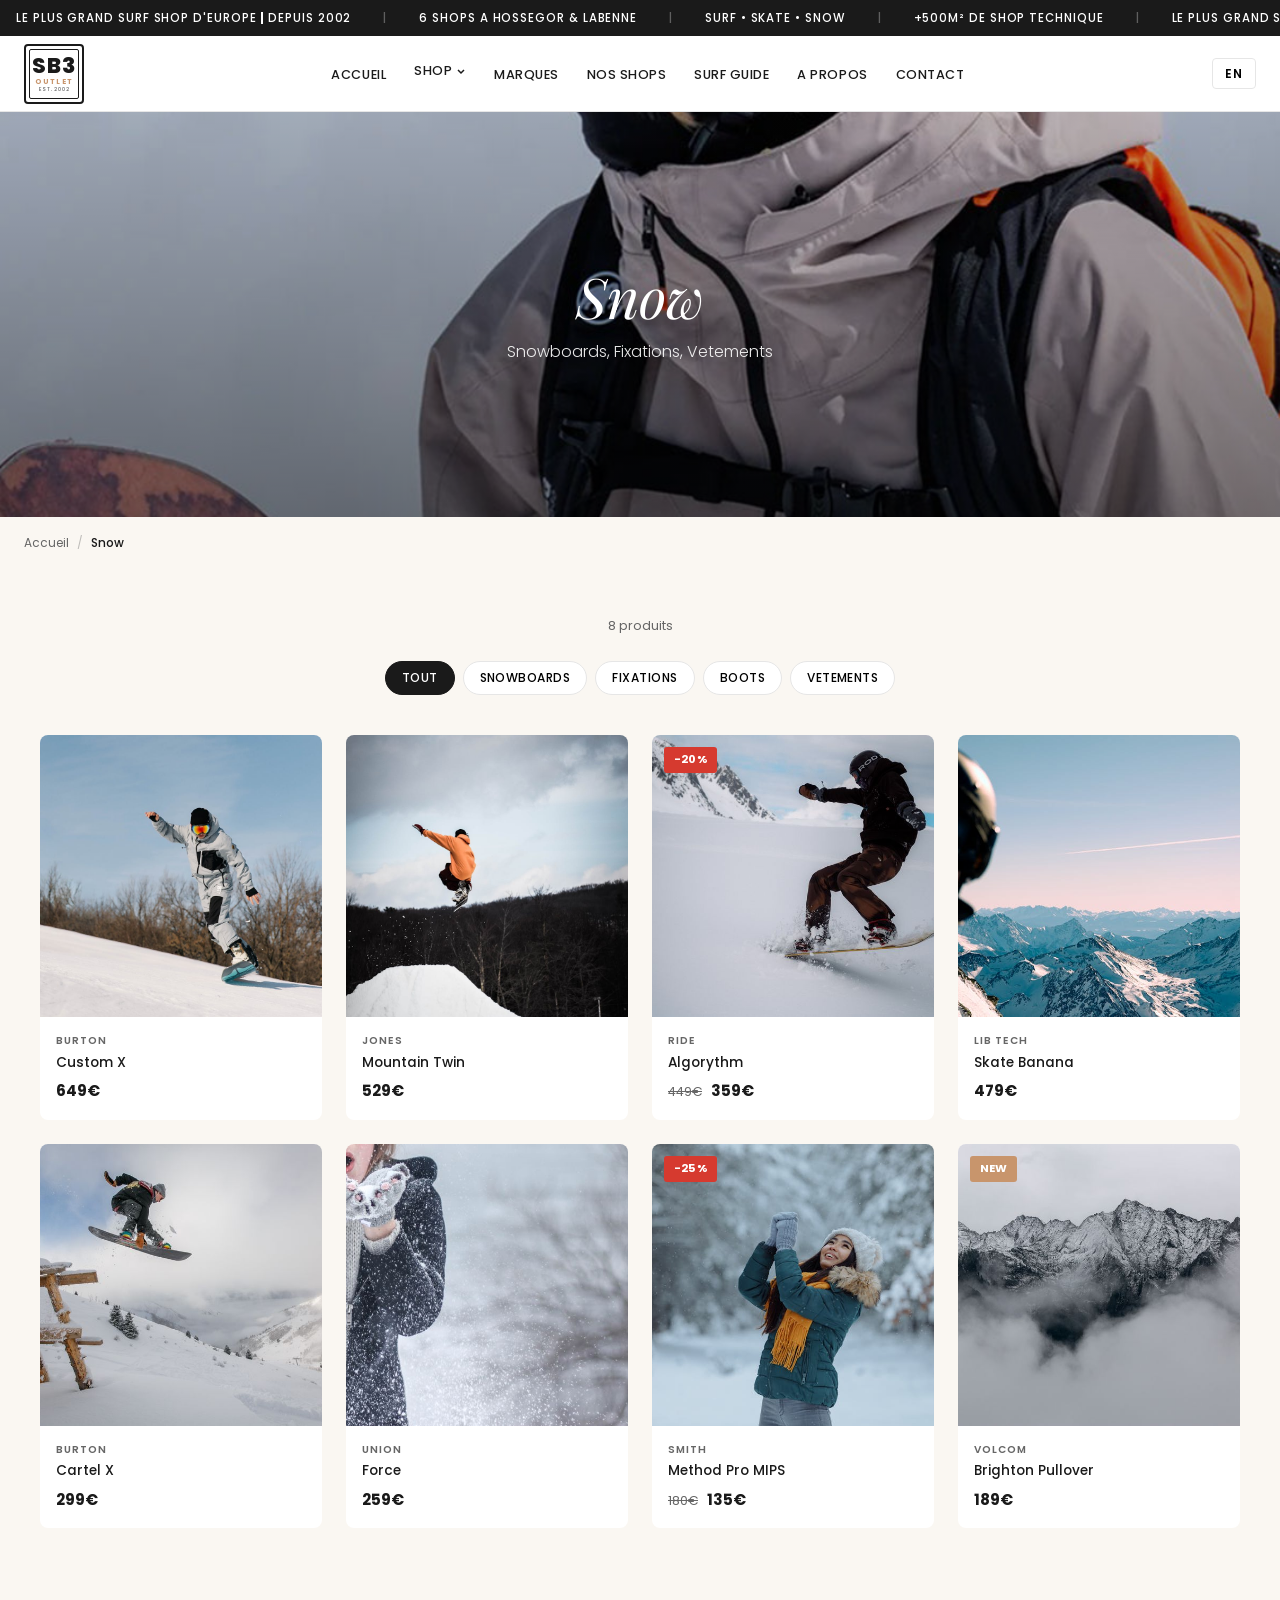
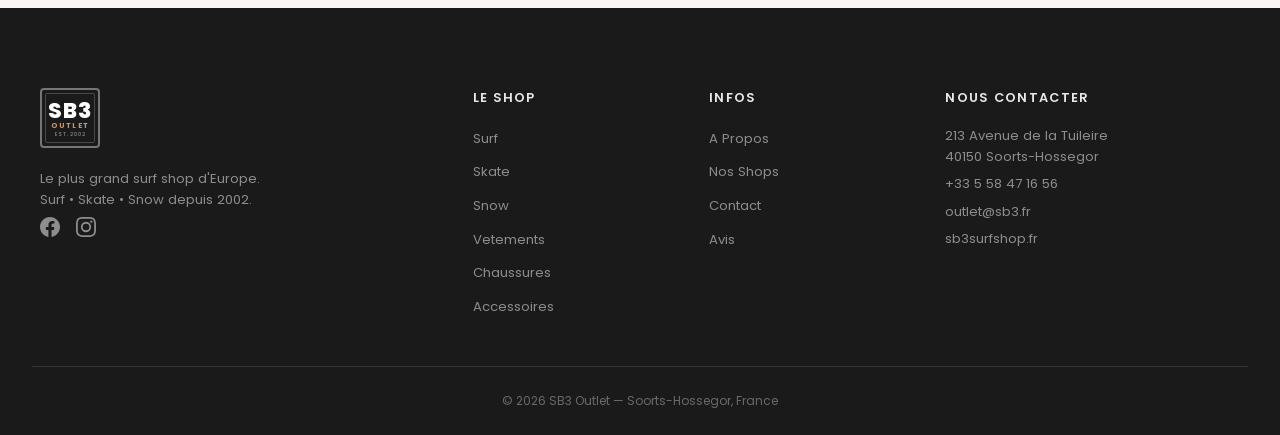
<file: snow.html>
<!DOCTYPE html>
<html lang="fr">
<head>
  <meta charset="UTF-8">
  <meta name="viewport" content="width=device-width, initial-scale=1.0">
  <meta name="description" content="SB3 Outlet Snow - Snowboards, fixations et vetements des plus grandes marques. Hossegor, capitale du surf.">
  <meta name="theme-color" content="#1a1a1a">
  <title>Snow | SB3 Outlet - Hossegor</title>
  <link rel="preconnect" href="https://fonts.googleapis.com">
  <link rel="preconnect" href="https://fonts.gstatic.com" crossorigin>
  <link href="https://fonts.googleapis.com/css2?family=Poppins:wght@300;400;500;600;700;800&family=Playfair+Display:ital,wght@0,400;0,700;1,400&display=swap" rel="stylesheet">
  <link rel="stylesheet" href="css/style.css">
</head>
<body>

  <!-- ====== TOP BAR (scrolling announcements) ====== -->
  <div class="top-bar" id="top-bar">
    <div class="top-bar__track">
      <span class="top-bar__item">
        <span class="fr">Le plus grand surf shop d'Europe</span>
        <span class="en">Europe's Largest Surf Shop</span>
        <strong> | </strong>
        <span class="fr">Depuis 2002</span>
        <span class="en">Since 2002</span>
      </span>
      <span class="top-bar__sep">|</span>
      <span class="top-bar__item">
        <span class="fr">6 shops a Hossegor &amp; Labenne</span>
        <span class="en">6 shops in Hossegor &amp; Labenne</span>
      </span>
      <span class="top-bar__sep">|</span>
      <span class="top-bar__item">
        <span class="fr">Surf &bull; Skate &bull; Snow</span>
        <span class="en">Surf &bull; Skate &bull; Snow</span>
      </span>
      <span class="top-bar__sep">|</span>
      <span class="top-bar__item">
        <span class="fr">+500m&sup2; de shop technique</span>
        <span class="en">+500m&sup2; Technical Shop</span>
      </span>
      <span class="top-bar__sep">|</span>
      <span class="top-bar__item">
        <span class="fr">Le plus grand surf shop d'Europe</span>
        <span class="en">Europe's Largest Surf Shop</span>
        <strong> | </strong>
        <span class="fr">Depuis 2002</span>
        <span class="en">Since 2002</span>
      </span>
      <span class="top-bar__sep">|</span>
      <span class="top-bar__item">
        <span class="fr">6 shops a Hossegor &amp; Labenne</span>
        <span class="en">6 shops in Hossegor &amp; Labenne</span>
      </span>
      <span class="top-bar__sep">|</span>
      <span class="top-bar__item">
        <span class="fr">Surf &bull; Skate &bull; Snow</span>
        <span class="en">Surf &bull; Skate &bull; Snow</span>
      </span>
      <span class="top-bar__sep">|</span>
      <span class="top-bar__item">
        <span class="fr">+500m&sup2; de shop technique</span>
        <span class="en">+500m&sup2; Technical Shop</span>
      </span>
    </div>
  </div>

  <!-- ====== NAV ====== -->
  <nav class="nav" id="nav">
    <div class="nav__inner">
      <div class="nav__logo">
        <a href="index.html">
          <div class="logo-badge">
            <span class="logo-badge__main">SB3</span>
            <span class="logo-badge__sub">OUTLET</span>
            <span class="logo-badge__est">EST. 2002</span>
          </div>
        </a>
      </div>

      <ul class="nav__links" id="nav-links">
        <li><a href="index.html">
          <span class="fr">Accueil</span>
          <span class="en">Home</span>
        </a></li>
        <li class="nav__dropdown">
          <span class="nav__dropdown-trigger">
            <span class="fr">Shop</span>
            <span class="en">Shop</span>
            <svg class="nav__dropdown-arrow" viewBox="0 0 10 10" fill="none" stroke="currentColor" stroke-width="1.5"><path d="M2 4l3 3 3-3"/></svg>
          </span>
          <div class="nav__dropdown-menu">
            <div class="nav__dropdown-menu-inner">
              <a href="surf.html">Surf</a>
              <a href="skate.html">Skate</a>
              <a href="snow.html">Snow</a>
              <a href="clothing.html"><span class="fr">Vetements</span><span class="en">Clothing</span></a>
              <a href="shoes.html"><span class="fr">Chaussures</span><span class="en">Shoes</span></a>
              <a href="accessories.html"><span class="fr">Accessoires</span><span class="en">Accessories</span></a>
            </div>
          </div>
        </li>
        <li><a href="brands.html">
          <span class="fr">Marques</span>
          <span class="en">Brands</span>
        </a></li>
        <li><a href="shops.html">
          <span class="fr">Nos Shops</span>
          <span class="en">Our Shops</span>
        </a></li>
        <li><a href="surf-guide.html">
          <span class="fr">Surf Guide</span>
          <span class="en">Surf Guide</span>
        </a></li>
        <li><a href="about.html">
          <span class="fr">A Propos</span>
          <span class="en">About</span>
        </a></li>
        <li><a href="contact.html">
          <span class="fr">Contact</span>
          <span class="en">Contact</span>
        </a></li>
      </ul>

      <div class="nav__actions">
        <button class="nav__lang-btn" id="lang-toggle" aria-label="Toggle language">
          <span class="fr">EN</span>
          <span class="en">FR</span>
        </button>
        <button class="nav__burger" id="burger" aria-expanded="false" aria-controls="mobile-menu" aria-label="Menu">
          <span></span><span></span><span></span>
        </button>
      </div>
    </div>
  </nav>

  <!-- Mobile menu -->
  <div class="mobile-menu" id="mobile-menu" aria-hidden="true">
    <a href="index.html"><span class="fr">Accueil</span><span class="en">Home</span></a>
    <details>
      <summary><span class="fr">Shop</span><span class="en">Shop</span></summary>
      <div class="mobile-submenu">
        <a href="surf.html">Surf</a>
        <a href="skate.html">Skate</a>
        <a href="snow.html">Snow</a>
        <a href="clothing.html"><span class="fr">Vetements</span><span class="en">Clothing</span></a>
        <a href="shoes.html"><span class="fr">Chaussures</span><span class="en">Shoes</span></a>
        <a href="accessories.html"><span class="fr">Accessoires</span><span class="en">Accessories</span></a>
      </div>
    </details>
    <a href="brands.html"><span class="fr">Marques</span><span class="en">Brands</span></a>
    <a href="shops.html"><span class="fr">Nos Shops</span><span class="en">Our Shops</span></a>
    <a href="surf-guide.html"><span class="fr">Surf Guide</span><span class="en">Surf Guide</span></a>
    <a href="about.html"><span class="fr">A Propos</span><span class="en">About</span></a>
    <a href="contact.html"><span class="fr">Contact</span><span class="en">Contact</span></a>
    <button class="mobile-menu__lang" id="lang-toggle-mobile">
      <span class="fr">English</span>
      <span class="en">Francais</span>
    </button>
  </div>

  <!-- ====== PAGE HERO ====== -->
  <section class="page-hero">
    <div class="page-hero__bg">
      <img src="images/sale-snow.jpg" alt="Snow">
      <div class="page-hero__overlay"></div>
    </div>
    <div class="page-hero__content">
      <h1 class="page-hero__title">Snow</h1>
      <p class="page-hero__subtitle">
        <span class="fr">Snowboards, Fixations, Vetements</span>
        <span class="en">Snowboards, Bindings, Apparel</span>
      </p>
    </div>
  </section>

  <!-- ====== BREADCRUMB ====== -->
  <div class="breadcrumb">
    <div class="breadcrumb__inner">
      <a href="index.html"><span class="fr">Accueil</span><span class="en">Home</span></a>
      <span class="breadcrumb__sep">/</span>
      <span class="breadcrumb__current">Snow</span>
    </div>
  </div>

  <!-- ====== CATEGORY PAGE ====== -->
  <section class="category-page">
    <div class="category-page__inner">
      <div class="category-page__header">
        <p class="category-page__count">
          <span class="fr">8 produits</span>
          <span class="en">8 products</span>
        </p>
        <div class="category-page__filters">
          <button class="filter-btn filter-btn--active" data-filter="all">
            <span class="fr">Tout</span><span class="en">All</span>
          </button>
          <button class="filter-btn" data-filter="snowboards">Snowboards</button>
          <button class="filter-btn" data-filter="bindings">
            <span class="fr">Fixations</span><span class="en">Bindings</span>
          </button>
          <button class="filter-btn" data-filter="boots">Boots</button>
          <button class="filter-btn" data-filter="apparel">
            <span class="fr">Vetements</span><span class="en">Apparel</span>
          </button>
        </div>
      </div>

      <div class="category-grid">
        <!-- 1. BURTON Custom X -->
        <div class="product-card" data-category="snowboards">
          <div class="product-card__img">
            <img src="images/photos/snow-board.jpg" alt="Burton Custom X" loading="lazy">
          </div>
          <div class="product-card__info">
            <p class="product-card__brand">BURTON</p>
            <p class="product-card__name">Custom X</p>
            <p class="product-card__price">649&euro;</p>
          </div>
        </div>

        <!-- 2. JONES Mountain Twin -->
        <div class="product-card" data-category="snowboards">
          <div class="product-card__img">
            <img src="images/photos/snow-action.jpg" alt="Jones Mountain Twin" loading="lazy">
          </div>
          <div class="product-card__info">
            <p class="product-card__brand">JONES</p>
            <p class="product-card__name">Mountain Twin</p>
            <p class="product-card__price">529&euro;</p>
          </div>
        </div>

        <!-- 3. RIDE Algorythm -->
        <div class="product-card" data-category="snowboards">
          <div class="product-card__img">
            <img src="images/photos/snow-powder.jpg" alt="Ride Algorythm" loading="lazy">
            <span class="product-card__badge">-20%</span>
          </div>
          <div class="product-card__info">
            <p class="product-card__brand">RIDE</p>
            <p class="product-card__name">Algorythm</p>
            <p class="product-card__price"><span class="product-card__price--old">449&euro;</span> 359&euro;</p>
          </div>
        </div>

        <!-- 4. LIB TECH Skate Banana -->
        <div class="product-card" data-category="snowboards">
          <div class="product-card__img">
            <img src="images/photos/snow-goggles.jpg" alt="Lib Tech Skate Banana" loading="lazy">
          </div>
          <div class="product-card__info">
            <p class="product-card__brand">LIB TECH</p>
            <p class="product-card__name">Skate Banana</p>
            <p class="product-card__price">479&euro;</p>
          </div>
        </div>

        <!-- 5. BURTON Cartel X -->
        <div class="product-card" data-category="bindings">
          <div class="product-card__img">
            <img src="images/photos/snow-bindings.jpg" alt="Burton Cartel X" loading="lazy">
          </div>
          <div class="product-card__info">
            <p class="product-card__brand">BURTON</p>
            <p class="product-card__name">Cartel X</p>
            <p class="product-card__price">299&euro;</p>
          </div>
        </div>

        <!-- 6. UNION Force -->
        <div class="product-card" data-category="bindings">
          <div class="product-card__img">
            <img src="images/photos/snow-boots.jpg" alt="Union Force" loading="lazy">
          </div>
          <div class="product-card__info">
            <p class="product-card__brand">UNION</p>
            <p class="product-card__name">Force</p>
            <p class="product-card__price">259&euro;</p>
          </div>
        </div>

        <!-- 7. SMITH Method Pro MIPS -->
        <div class="product-card" data-category="apparel">
          <div class="product-card__img">
            <img src="images/photos/snow-jacket.jpg" alt="Smith Method Pro MIPS" loading="lazy">
            <span class="product-card__badge">-25%</span>
          </div>
          <div class="product-card__info">
            <p class="product-card__brand">SMITH</p>
            <p class="product-card__name">Method Pro MIPS</p>
            <p class="product-card__price"><span class="product-card__price--old">180&euro;</span> 135&euro;</p>
          </div>
        </div>

        <!-- 8. VOLCOM Brighton Pullover -->
        <div class="product-card" data-category="apparel">
          <div class="product-card__img">
            <img src="images/photos/snow-mountain.jpg" alt="Volcom Brighton Pullover" loading="lazy">
            <span class="product-card__badge product-card__badge--new">NEW</span>
          </div>
          <div class="product-card__info">
            <p class="product-card__brand">VOLCOM</p>
            <p class="product-card__name">Brighton Pullover</p>
            <p class="product-card__price">189&euro;</p>
          </div>
        </div>
      </div>
    </div>
  </section>

  <!-- ====== FOOTER ====== -->
  <footer class="footer">
    <div class="footer__top">
      <div class="footer__col">
        <div class="footer__logo">
          <div class="logo-badge logo-badge--light">
            <span class="logo-badge__main">SB3</span>
            <span class="logo-badge__sub">OUTLET</span>
            <span class="logo-badge__est">EST. 2002</span>
          </div>
        </div>
        <p class="footer__tagline"><span class="fr">Le plus grand surf shop d'Europe.<br>Surf &bull; Skate &bull; Snow depuis 2002.</span><span class="en">Europe's largest surf shop.<br>Surf &bull; Skate &bull; Snow since 2002.</span></p>
        <div class="footer__social">
          <a href="https://www.facebook.com/sb3outlethossegor/" target="_blank" rel="noopener noreferrer" aria-label="Facebook">
            <svg width="20" height="20" viewBox="0 0 24 24" fill="currentColor"><path d="M24 12.073c0-6.627-5.373-12-12-12s-12 5.373-12 12c0 5.99 4.388 10.954 10.125 11.854v-8.385H7.078v-3.47h3.047V9.43c0-3.007 1.792-4.669 4.533-4.669 1.312 0 2.686.235 2.686.235v2.953H15.83c-1.491 0-1.956.925-1.956 1.874v2.25h3.328l-.532 3.47h-2.796v8.385C19.612 23.027 24 18.062 24 12.073z"/></svg>
          </a>
          <a href="https://www.instagram.com/sb3surfshop/" target="_blank" rel="noopener noreferrer" aria-label="Instagram">
            <svg width="20" height="20" viewBox="0 0 24 24" fill="currentColor"><path d="M12 2.163c3.204 0 3.584.012 4.85.07 3.252.148 4.771 1.691 4.919 4.919.058 1.265.069 1.645.069 4.849 0 3.205-.012 3.584-.069 4.849-.149 3.225-1.664 4.771-4.919 4.919-1.266.058-1.644.07-4.85.07-3.204 0-3.584-.012-4.849-.07-3.26-.149-4.771-1.699-4.919-4.92-.058-1.265-.07-1.644-.07-4.849 0-3.204.013-3.583.07-4.849.149-3.227 1.664-4.771 4.919-4.919 1.266-.057 1.645-.069 4.849-.069zM12 0C8.741 0 8.333.014 7.053.072 2.695.272.273 2.69.073 7.052.014 8.333 0 8.741 0 12c0 3.259.014 3.668.072 4.948.2 4.358 2.618 6.78 6.98 6.98C8.333 23.986 8.741 24 12 24c3.259 0 3.668-.014 4.948-.072 4.354-.2 6.782-2.618 6.979-6.98.059-1.28.073-1.689.073-4.948 0-3.259-.014-3.667-.072-4.947-.196-4.354-2.617-6.78-6.979-6.98C15.668.014 15.259 0 12 0zm0 5.838a6.162 6.162 0 100 12.324 6.162 6.162 0 000-12.324zM12 16a4 4 0 110-8 4 4 0 010 8zm6.406-11.845a1.44 1.44 0 100 2.881 1.44 1.44 0 000-2.881z"/></svg>
          </a>
        </div>
      </div>
      <div class="footer__col">
        <h4><span class="fr">Le Shop</span><span class="en">The Shop</span></h4>
        <ul>
          <li><a href="surf.html">Surf</a></li>
          <li><a href="skate.html">Skate</a></li>
          <li><a href="snow.html">Snow</a></li>
          <li><a href="clothing.html"><span class="fr">Vetements</span><span class="en">Clothing</span></a></li>
          <li><a href="shoes.html"><span class="fr">Chaussures</span><span class="en">Shoes</span></a></li>
          <li><a href="accessories.html"><span class="fr">Accessoires</span><span class="en">Accessories</span></a></li>
        </ul>
      </div>
      <div class="footer__col">
        <h4><span class="fr">Infos</span><span class="en">Info</span></h4>
        <ul>
          <li><a href="about.html"><span class="fr">A Propos</span><span class="en">About Us</span></a></li>
          <li><a href="shops.html"><span class="fr">Nos Shops</span><span class="en">Our Shops</span></a></li>
          <li><a href="contact.html"><span class="fr">Contact</span><span class="en">Contact</span></a></li>
          <li><a href="index.html#reviews"><span class="fr">Avis</span><span class="en">Reviews</span></a></li>
        </ul>
      </div>
      <div class="footer__col">
        <h4><span class="fr">Nous Contacter</span><span class="en">Contact Us</span></h4>
        <p>213 Avenue de la Tuileire<br>40150 Soorts-Hossegor</p>
        <p><a href="tel:+33558471656">+33 5 58 47 16 56</a></p>
        <p><a href="mailto:outlet@sb3.fr">outlet@sb3.fr</a></p>
        <p><a href="https://sb3surfshop.fr" target="_blank" rel="noopener noreferrer">sb3surfshop.fr</a></p>
      </div>
    </div>
    <div class="footer__bottom">
      <p>&copy; 2026 SB3 Outlet &mdash; Soorts-Hossegor, France</p>
    </div>
  </footer>

  <script src="js/main.js"></script>
</body>
</html>
</file>
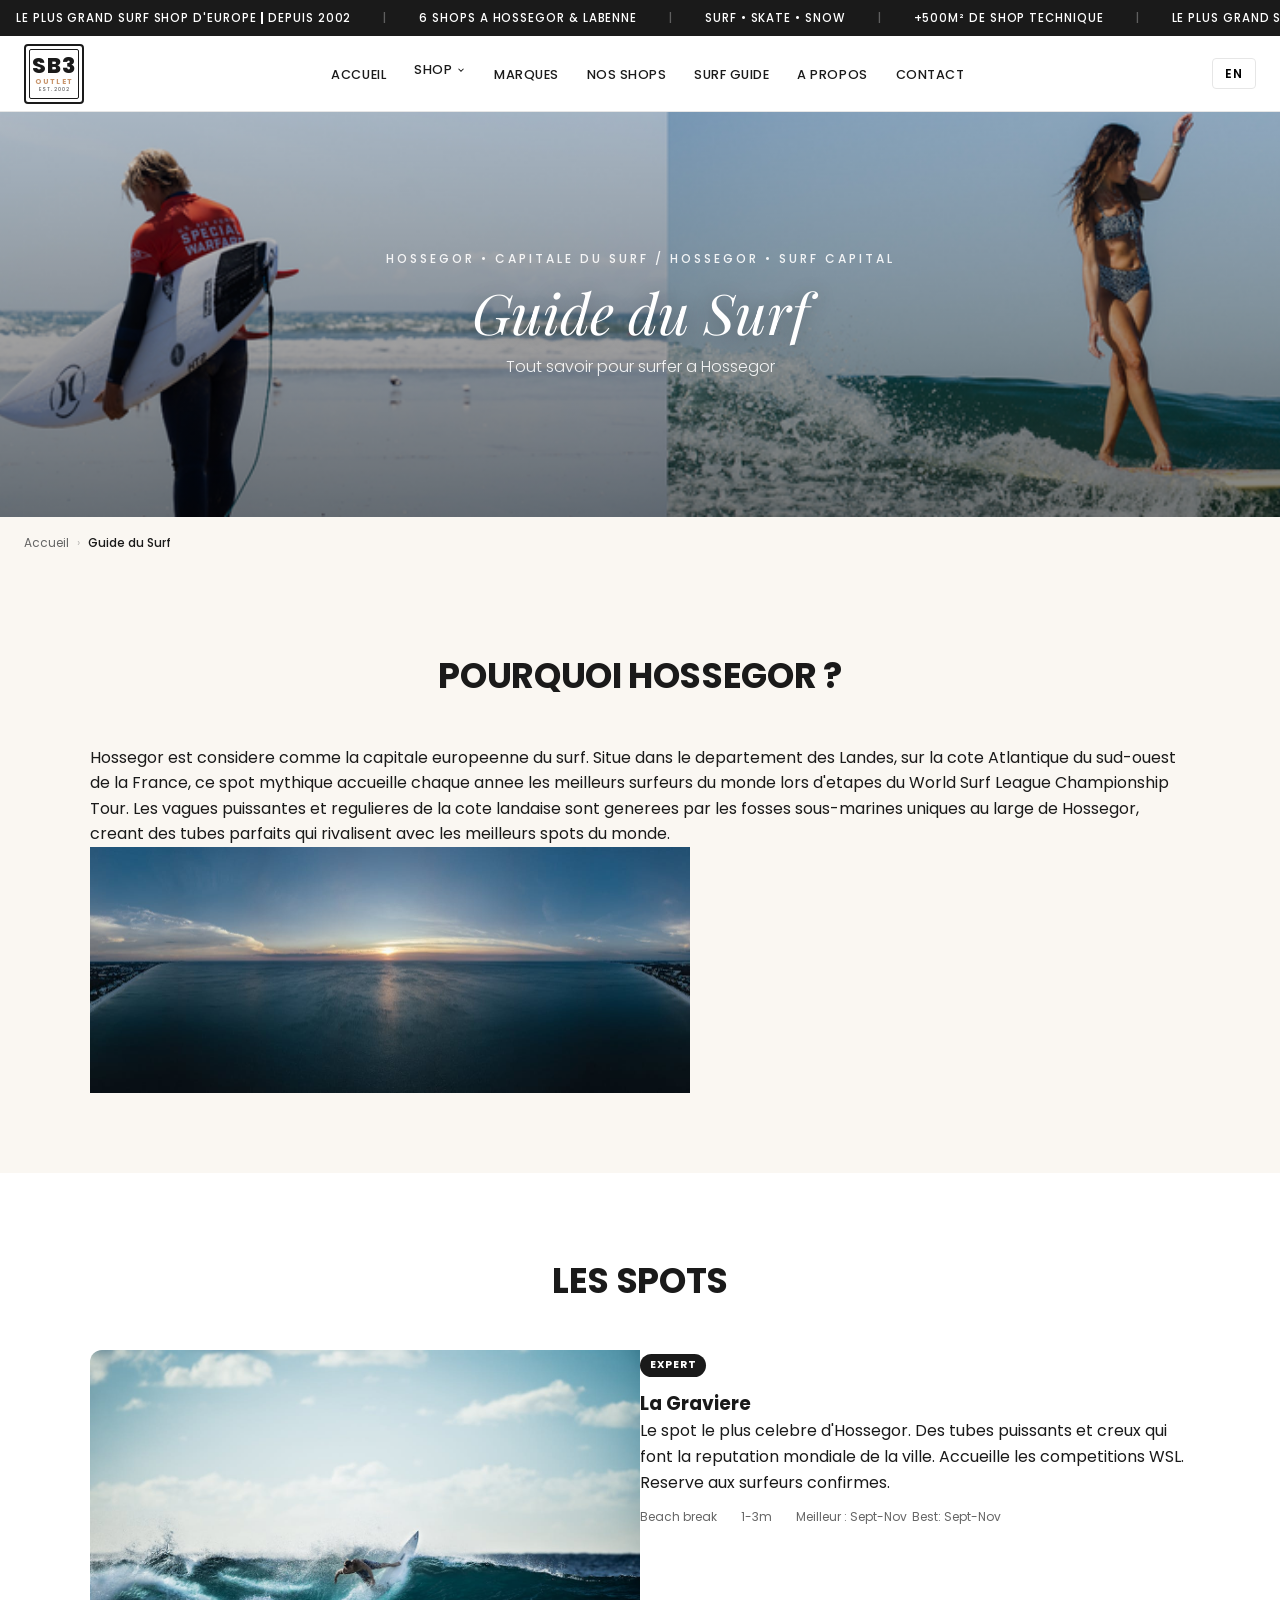
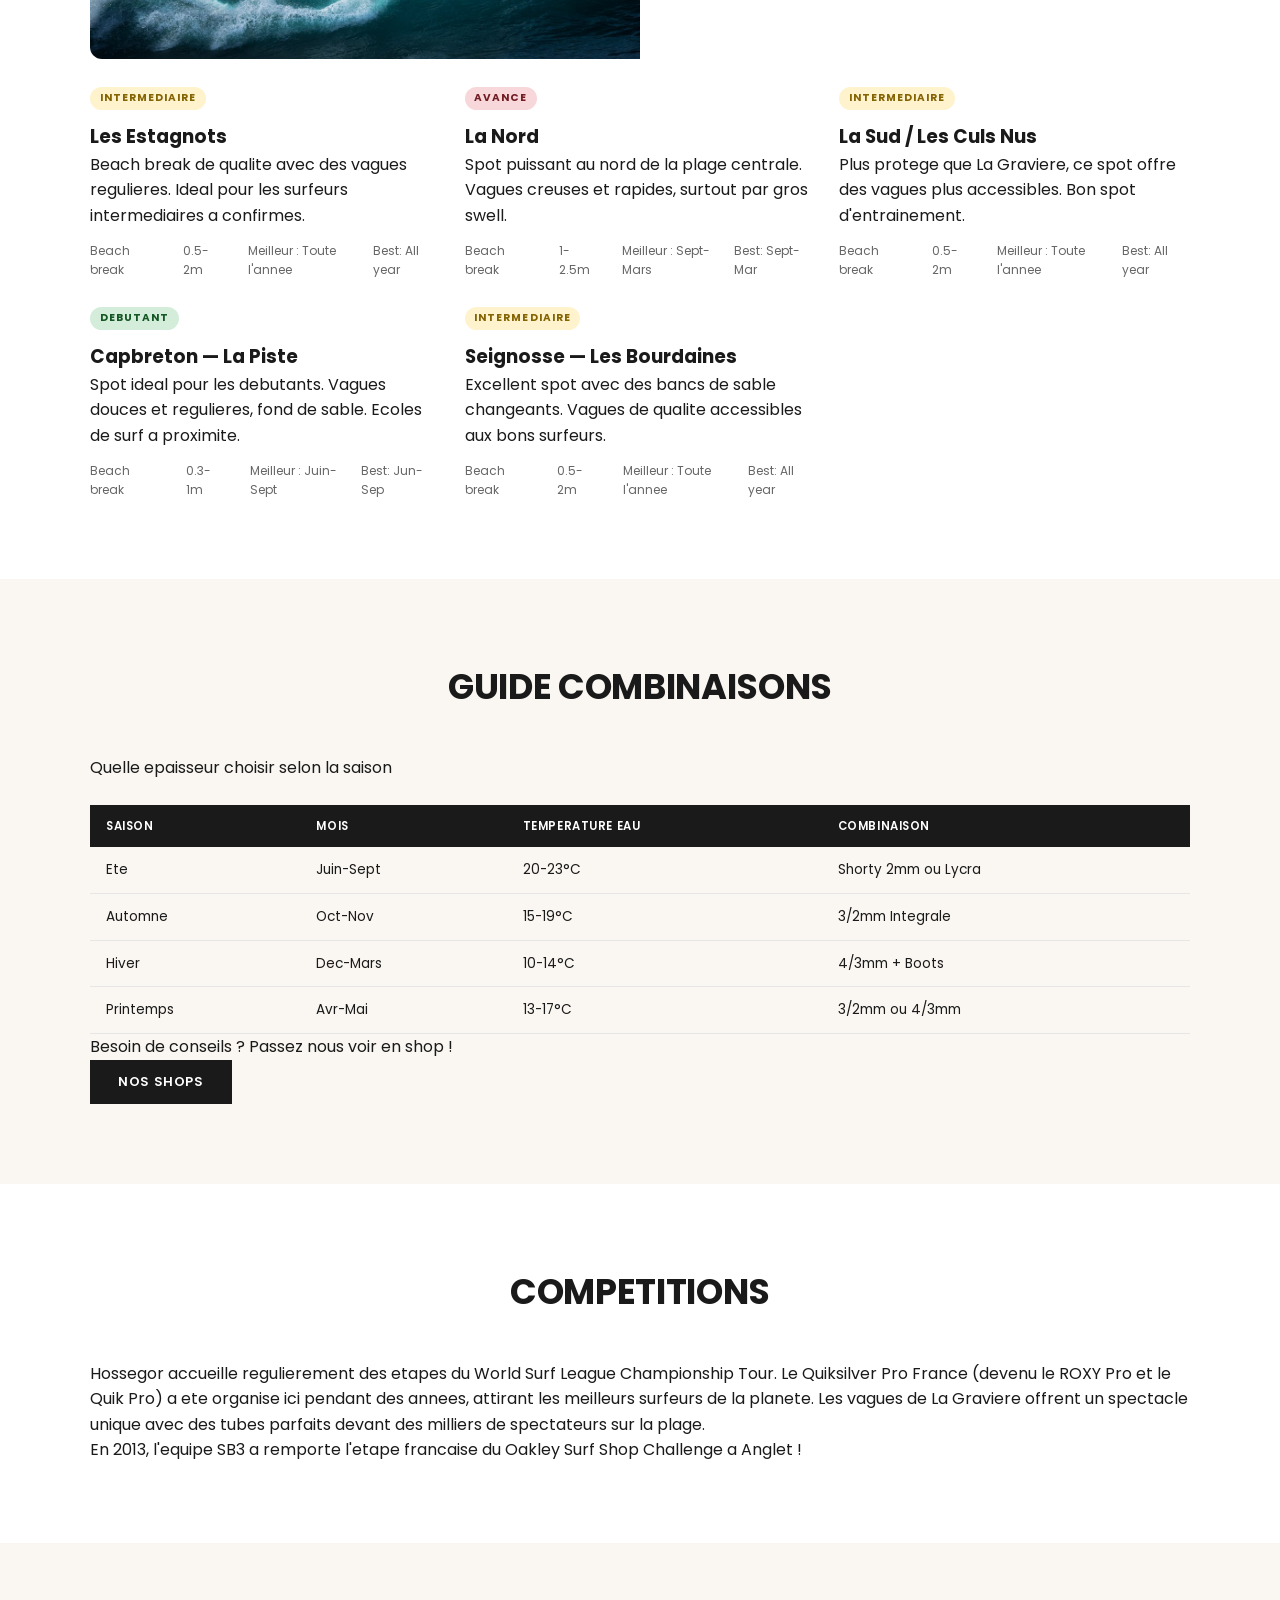
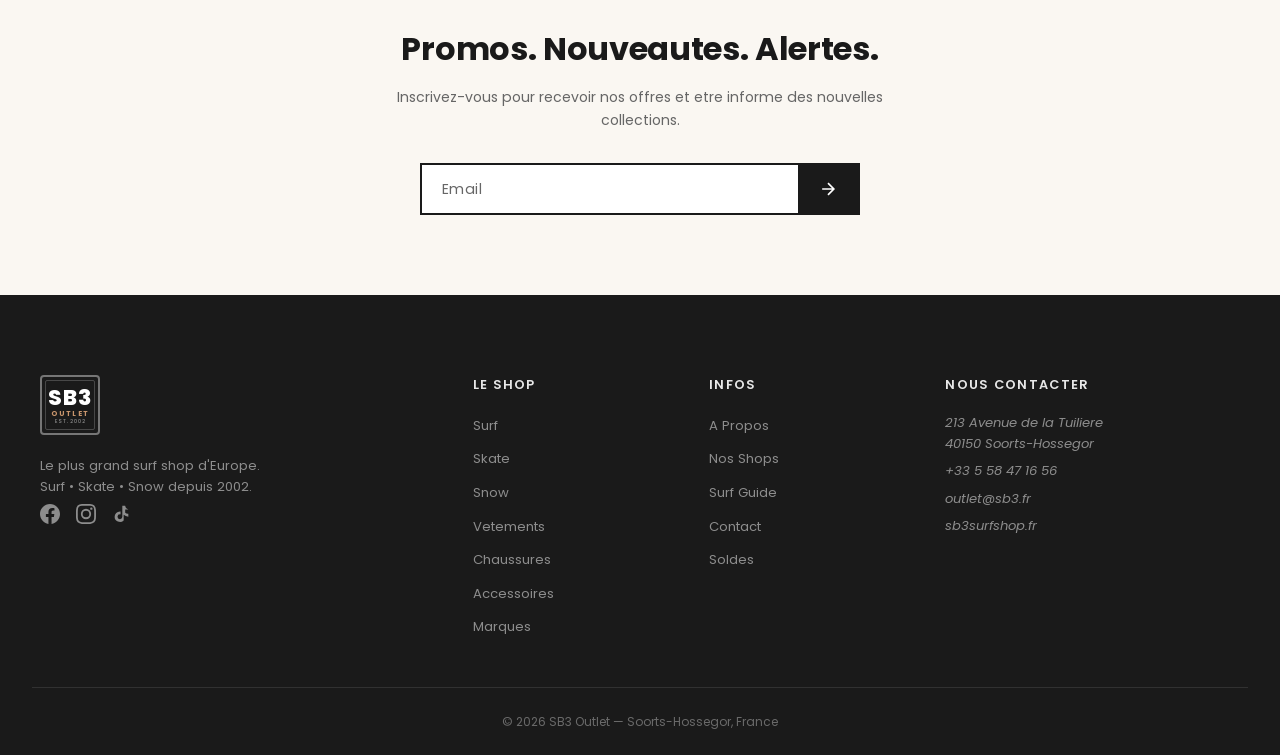
<file: surf-guide.html>
<!DOCTYPE html>
<html lang="fr">
<head>
  <meta charset="UTF-8">
  <meta name="viewport" content="width=device-width, initial-scale=1.0">
  <meta name="description" content="Guide du Surf a Hossegor - Spots, conditions, combinaisons et competitions. Tout savoir pour surfer sur la cote landaise avec SB3 Outlet.">
  <meta name="theme-color" content="#1a1a1a">
  <title>Guide du Surf / Surf Guide | SB3 Outlet - Hossegor</title>
  <link rel="preconnect" href="https://fonts.googleapis.com">
  <link rel="preconnect" href="https://fonts.gstatic.com" crossorigin>
  <link href="https://fonts.googleapis.com/css2?family=Poppins:wght@300;400;500;600;700;800&family=Playfair+Display:ital,wght@0,400;0,700;1,400&display=swap" rel="stylesheet">
  <link rel="stylesheet" href="css/style.css">
</head>
<body>

  <!-- ====== TOP BAR (scrolling announcements) ====== -->
  <div class="top-bar" id="top-bar">
    <div class="top-bar__track">
      <span class="top-bar__item">
        <span class="fr">Le plus grand surf shop d'Europe</span>
        <span class="en">Europe's Largest Surf Shop</span>
        <strong> | </strong>
        <span class="fr">Depuis 2002</span>
        <span class="en">Since 2002</span>
      </span>
      <span class="top-bar__sep">|</span>
      <span class="top-bar__item">
        <span class="fr">6 shops a Hossegor &amp; Labenne</span>
        <span class="en">6 shops in Hossegor &amp; Labenne</span>
      </span>
      <span class="top-bar__sep">|</span>
      <span class="top-bar__item">
        <span class="fr">Surf &bull; Skate &bull; Snow</span>
        <span class="en">Surf &bull; Skate &bull; Snow</span>
      </span>
      <span class="top-bar__sep">|</span>
      <span class="top-bar__item">
        <span class="fr">+500m&sup2; de shop technique</span>
        <span class="en">+500m&sup2; Technical Shop</span>
      </span>
      <span class="top-bar__sep">|</span>
      <span class="top-bar__item">
        <span class="fr">Le plus grand surf shop d'Europe</span>
        <span class="en">Europe's Largest Surf Shop</span>
        <strong> | </strong>
        <span class="fr">Depuis 2002</span>
        <span class="en">Since 2002</span>
      </span>
      <span class="top-bar__sep">|</span>
      <span class="top-bar__item">
        <span class="fr">6 shops a Hossegor &amp; Labenne</span>
        <span class="en">6 shops in Hossegor &amp; Labenne</span>
      </span>
      <span class="top-bar__sep">|</span>
      <span class="top-bar__item">
        <span class="fr">Surf &bull; Skate &bull; Snow</span>
        <span class="en">Surf &bull; Skate &bull; Snow</span>
      </span>
      <span class="top-bar__sep">|</span>
      <span class="top-bar__item">
        <span class="fr">+500m&sup2; de shop technique</span>
        <span class="en">+500m&sup2; Technical Shop</span>
      </span>
    </div>
  </div>

  <!-- ====== NAV ====== -->
  <nav class="nav" id="nav">
    <div class="nav__inner">
      <div class="nav__logo">
        <a href="index.html">
          <div class="logo-badge">
            <span class="logo-badge__main">SB3</span>
            <span class="logo-badge__sub">OUTLET</span>
            <span class="logo-badge__est">EST. 2002</span>
          </div>
        </a>
      </div>

      <ul class="nav__links" id="nav-links">
        <li><a href="index.html">
          <span class="fr">Accueil</span>
          <span class="en">Home</span>
        </a></li>
        <li class="nav__dropdown">
          <button class="nav__link nav__dropdown-trigger" aria-expanded="false" aria-haspopup="true">
            <span class="fr">Shop</span>
            <span class="en">Shop</span>
            <svg class="nav__dropdown-arrow" width="10" height="10" viewBox="0 0 24 24" fill="none" stroke="currentColor" stroke-width="2.5"><path d="M6 9l6 6 6-6"/></svg>
          </button>
          <ul class="nav__dropdown-menu">
            <li><a href="surf.html">Surf</a></li>
            <li><a href="skate.html">Skate</a></li>
            <li><a href="snow.html">Snow</a></li>
            <li><a href="clothing.html"><span class="fr">Vetements</span><span class="en">Clothing</span></a></li>
            <li><a href="shoes.html"><span class="fr">Chaussures</span><span class="en">Shoes</span></a></li>
            <li><a href="accessories.html"><span class="fr">Accessoires</span><span class="en">Accessories</span></a></li>
          </ul>
        </li>
        <li><a href="brands.html" class="nav__link">
          <span class="fr">Marques</span>
          <span class="en">Brands</span>
        </a></li>
        <li><a href="shops.html" class="nav__link">
          <span class="fr">Nos Shops</span>
          <span class="en">Our Shops</span>
        </a></li>
        <li>
          <a href="surf-guide.html" class="nav__link nav__link--active">
            <span class="fr">Surf Guide</span>
            <span class="en">Surf Guide</span>
          </a>
        </li>
        <li><a href="about.html" class="nav__link">
          <span class="fr">A Propos</span>
          <span class="en">About</span>
        </a></li>
        <li><a href="contact.html" class="nav__link">
          <span class="fr">Contact</span>
          <span class="en">Contact</span>
        </a></li>
      </ul>

      <div class="nav__actions">
        <button class="nav__lang-btn" id="lang-toggle" aria-label="Toggle language">
          <span class="fr">EN</span>
          <span class="en">FR</span>
        </button>
        <button class="nav__burger" id="burger" aria-expanded="false" aria-controls="mobile-menu" aria-label="Menu">
          <span></span><span></span><span></span>
        </button>
      </div>
    </div>
  </nav>

  <!-- ====== MOBILE MENU ====== -->
  <div class="mobile-menu" id="mobile-menu" aria-hidden="true">
    <div class="mobile-menu__inner">
      <a href="index.html" class="mobile-menu__link">
        <span class="fr">Accueil</span>
        <span class="en">Home</span>
      </a>
      <details class="mobile-menu__details">
        <summary class="mobile-menu__link">
          <span class="fr">Shop</span>
          <span class="en">Shop</span>
          <svg class="mobile-menu__chevron" width="14" height="14" viewBox="0 0 24 24" fill="none" stroke="currentColor" stroke-width="2.5"><path d="M6 9l6 6 6-6"/></svg>
        </summary>
        <div class="mobile-menu__submenu">
          <a href="surf.html">Surf</a>
          <a href="skate.html">Skate</a>
          <a href="snow.html">Snow</a>
          <a href="clothing.html"><span class="fr">Vetements</span><span class="en">Clothing</span></a>
          <a href="shoes.html"><span class="fr">Chaussures</span><span class="en">Shoes</span></a>
          <a href="accessories.html"><span class="fr">Accessoires</span><span class="en">Accessories</span></a>
        </div>
      </details>
      <a href="brands.html" class="mobile-menu__link">
        <span class="fr">Marques</span>
        <span class="en">Brands</span>
      </a>
      <a href="shops.html" class="mobile-menu__link">
        <span class="fr">Nos Shops</span>
        <span class="en">Our Shops</span>
      </a>
      <a href="surf-guide.html" class="mobile-menu__link mobile-menu__link--active">
        <span class="fr">Surf Guide</span>
        <span class="en">Surf Guide</span>
      </a>
      <a href="about.html" class="mobile-menu__link">
        <span class="fr">A Propos</span>
        <span class="en">About</span>
      </a>
      <a href="contact.html" class="mobile-menu__link">
        <span class="fr">Contact</span>
        <span class="en">Contact</span>
      </a>
      <div class="mobile-menu__footer">
        <button class="mobile-menu__lang" id="lang-toggle-mobile">
          <span class="fr">English</span>
          <span class="en">Francais</span>
        </button>
      </div>
    </div>
  </div>

  <!-- ====== PAGE HERO ====== -->
  <section class="page-hero">
    <div class="page-hero__bg">
      <img src="images/all-surf.png" alt="Surf Guide Hossegor" loading="eager">
      <div class="page-hero__overlay"></div>
    </div>
    <div class="page-hero__content">
      <p class="page-hero__eyebrow">HOSSEGOR &bull; CAPITALE DU SURF / HOSSEGOR &bull; SURF CAPITAL</p>
      <h1 class="page-hero__title">
        <span class="fr">Guide du Surf</span>
        <span class="en">Surf Guide</span>
      </h1>
      <p class="page-hero__subtitle">
        <span class="fr">Tout savoir pour surfer a Hossegor</span>
        <span class="en">Everything you need to know about surfing in Hossegor</span>
      </p>
    </div>
  </section>

  <!-- ====== BREADCRUMB ====== -->
  <nav class="breadcrumb" aria-label="Breadcrumb">
    <div class="breadcrumb__inner">
      <a href="index.html"><span class="fr">Accueil</span><span class="en">Home</span></a>
      <span class="breadcrumb__sep">&rsaquo;</span>
      <span class="breadcrumb__current"><span class="fr">Guide du Surf</span><span class="en">Surf Guide</span></span>
    </div>
  </nav>

  <!-- ====== SECTION 1: WHY HOSSEGOR ====== -->
  <section class="guide-section">
    <div class="guide-section__inner">
      <h2 class="section-title reveal">
        <span class="fr">Pourquoi Hossegor ?</span>
        <span class="en">Why Hossegor?</span>
      </h2>
      <div class="guide-section__columns reveal">
        <div class="guide-section__text">
          <p class="fr">Hossegor est considere comme la capitale europeenne du surf. Situe dans le departement des Landes, sur la cote Atlantique du sud-ouest de la France, ce spot mythique accueille chaque annee les meilleurs surfeurs du monde lors d'etapes du World Surf League Championship Tour. Les vagues puissantes et regulieres de la cote landaise sont generees par les fosses sous-marines uniques au large de Hossegor, creant des tubes parfaits qui rivalisent avec les meilleurs spots du monde.</p>
          <p class="en">Hossegor is considered Europe's surf capital. Located in the Landes department on the Atlantic coast of southwest France, this legendary spot hosts the world's best surfers every year during World Surf League Championship Tour events. The powerful and consistent waves of the Landes coast are generated by unique underwater canyons off Hossegor, creating perfect barrels that rival the world's best spots.</p>
        </div>
        <div class="guide-section__image">
          <img src="images/photos/mosaic-ocean-view.jpg" alt="Vagues de Hossegor" loading="lazy" width="600" height="400">
        </div>
      </div>
    </div>
  </section>

  <!-- ====== SECTION 2: SURF SPOTS ====== -->
  <section class="guide-section guide-section--cream">
    <div class="guide-section__inner">
      <h2 class="section-title reveal">
        <span class="fr">Les Spots</span>
        <span class="en">The Spots</span>
      </h2>
      <div class="spots-grid reveal">

        <!-- 1. La Graviere (FEATURED) -->
        <div class="spot-card spot-card--featured">
          <div class="spot-card__image">
            <img src="images/photos/surf-action-1.jpg" alt="La Graviere" loading="lazy" width="800" height="400">
          </div>
          <div class="spot-card__content">
            <span class="spot-card__level spot-card__level--expert">Expert</span>
            <h3 class="spot-card__name">La Graviere</h3>
            <p class="fr">Le spot le plus celebre d'Hossegor. Des tubes puissants et creux qui font la reputation mondiale de la ville. Accueille les competitions WSL. Reserve aux surfeurs confirmes.</p>
            <p class="en">Hossegor's most famous spot. Powerful, hollow tubes that gave the town its world reputation. Hosts WSL competitions. Reserved for experienced surfers.</p>
            <div class="spot-card__meta">
              <span>Beach break</span>
              <span>1-3m</span>
              <span>
                <span class="fr">Meilleur : Sept-Nov</span>
                <span class="en">Best: Sept-Nov</span>
              </span>
            </div>
          </div>
        </div>

        <!-- 2. Les Estagnots -->
        <div class="spot-card">
          <div class="spot-card__content">
            <span class="spot-card__level spot-card__level--intermediate">
              <span class="fr">Intermediaire</span>
              <span class="en">Intermediate</span>
            </span>
            <h3 class="spot-card__name">Les Estagnots</h3>
            <p class="fr">Beach break de qualite avec des vagues regulieres. Ideal pour les surfeurs intermediaires a confirmes.</p>
            <p class="en">Quality beach break with consistent waves. Ideal for intermediate to advanced surfers.</p>
            <div class="spot-card__meta">
              <span>Beach break</span>
              <span>0.5-2m</span>
              <span>
                <span class="fr">Meilleur : Toute l'annee</span>
                <span class="en">Best: All year</span>
              </span>
            </div>
          </div>
        </div>

        <!-- 3. La Nord -->
        <div class="spot-card">
          <div class="spot-card__content">
            <span class="spot-card__level spot-card__level--advanced">
              <span class="fr">Avance</span>
              <span class="en">Advanced</span>
            </span>
            <h3 class="spot-card__name">La Nord</h3>
            <p class="fr">Spot puissant au nord de la plage centrale. Vagues creuses et rapides, surtout par gros swell.</p>
            <p class="en">Powerful spot north of the central beach. Hollow and fast waves, especially on big swells.</p>
            <div class="spot-card__meta">
              <span>Beach break</span>
              <span>1-2.5m</span>
              <span>
                <span class="fr">Meilleur : Sept-Mars</span>
                <span class="en">Best: Sept-Mar</span>
              </span>
            </div>
          </div>
        </div>

        <!-- 4. La Sud / Les Culs Nus -->
        <div class="spot-card">
          <div class="spot-card__content">
            <span class="spot-card__level spot-card__level--intermediate">
              <span class="fr">Intermediaire</span>
              <span class="en">Intermediate</span>
            </span>
            <h3 class="spot-card__name">La Sud / Les Culs Nus</h3>
            <p class="fr">Plus protege que La Graviere, ce spot offre des vagues plus accessibles. Bon spot d'entrainement.</p>
            <p class="en">More sheltered than La Graviere, this spot offers more accessible waves. Good training spot.</p>
            <div class="spot-card__meta">
              <span>Beach break</span>
              <span>0.5-2m</span>
              <span>
                <span class="fr">Meilleur : Toute l'annee</span>
                <span class="en">Best: All year</span>
              </span>
            </div>
          </div>
        </div>

        <!-- 5. Capbreton - La Piste -->
        <div class="spot-card">
          <div class="spot-card__content">
            <span class="spot-card__level spot-card__level--beginner">
              <span class="fr">Debutant</span>
              <span class="en">Beginner</span>
            </span>
            <h3 class="spot-card__name">Capbreton &mdash; La Piste</h3>
            <p class="fr">Spot ideal pour les debutants. Vagues douces et regulieres, fond de sable. Ecoles de surf a proximite.</p>
            <p class="en">Ideal spot for beginners. Gentle and consistent waves, sandy bottom. Surf schools nearby.</p>
            <div class="spot-card__meta">
              <span>Beach break</span>
              <span>0.3-1m</span>
              <span>
                <span class="fr">Meilleur : Juin-Sept</span>
                <span class="en">Best: Jun-Sep</span>
              </span>
            </div>
          </div>
        </div>

        <!-- 6. Seignosse - Les Bourdaines -->
        <div class="spot-card">
          <div class="spot-card__content">
            <span class="spot-card__level spot-card__level--intermediate">
              <span class="fr">Intermediaire</span>
              <span class="en">Intermediate</span>
            </span>
            <h3 class="spot-card__name">Seignosse &mdash; Les Bourdaines</h3>
            <p class="fr">Excellent spot avec des bancs de sable changeants. Vagues de qualite accessibles aux bons surfeurs.</p>
            <p class="en">Excellent spot with shifting sandbars. Quality waves accessible to good surfers.</p>
            <div class="spot-card__meta">
              <span>Beach break</span>
              <span>0.5-2m</span>
              <span>
                <span class="fr">Meilleur : Toute l'annee</span>
                <span class="en">Best: All year</span>
              </span>
            </div>
          </div>
        </div>

      </div>
    </div>
  </section>

  <!-- ====== SECTION 3: WETSUIT GUIDE ====== -->
  <section class="guide-section">
    <div class="guide-section__inner">
      <h2 class="section-title reveal">
        <span class="fr">Guide Combinaisons</span>
        <span class="en">Wetsuit Guide</span>
      </h2>
      <p class="guide-section__subtitle reveal">
        <span class="fr">Quelle epaisseur choisir selon la saison</span>
        <span class="en">Which thickness to choose by season</span>
      </p>
      <div class="wetsuit-table__wrapper reveal">
        <table class="wetsuit-table">
          <thead>
            <tr>
              <th>
                <span class="fr">Saison</span>
                <span class="en">Season</span>
              </th>
              <th>
                <span class="fr">Mois</span>
                <span class="en">Months</span>
              </th>
              <th>
                <span class="fr">Temperature Eau</span>
                <span class="en">Water Temp</span>
              </th>
              <th>
                <span class="fr">Combinaison</span>
                <span class="en">Wetsuit</span>
              </th>
            </tr>
          </thead>
          <tbody>
            <tr>
              <td>
                <span class="fr">Ete</span>
                <span class="en">Summer</span>
              </td>
              <td>
                <span class="fr">Juin-Sept</span>
                <span class="en">Jun-Sep</span>
              </td>
              <td>20-23&deg;C</td>
              <td>
                <span class="fr">Shorty 2mm ou Lycra</span>
                <span class="en">2mm Shorty or Rash Vest</span>
              </td>
            </tr>
            <tr>
              <td>
                <span class="fr">Automne</span>
                <span class="en">Autumn</span>
              </td>
              <td>
                <span class="fr">Oct-Nov</span>
                <span class="en">Oct-Nov</span>
              </td>
              <td>15-19&deg;C</td>
              <td>
                <span class="fr">3/2mm Integrale</span>
                <span class="en">3/2mm Fullsuit</span>
              </td>
            </tr>
            <tr>
              <td>
                <span class="fr">Hiver</span>
                <span class="en">Winter</span>
              </td>
              <td>
                <span class="fr">Dec-Mars</span>
                <span class="en">Dec-Mar</span>
              </td>
              <td>10-14&deg;C</td>
              <td>
                <span class="fr">4/3mm + Boots</span>
                <span class="en">4/3mm + Boots</span>
              </td>
            </tr>
            <tr>
              <td>
                <span class="fr">Printemps</span>
                <span class="en">Spring</span>
              </td>
              <td>
                <span class="fr">Avr-Mai</span>
                <span class="en">Apr-May</span>
              </td>
              <td>13-17&deg;C</td>
              <td>
                <span class="fr">3/2mm ou 4/3mm</span>
                <span class="en">3/2mm or 4/3mm</span>
              </td>
            </tr>
          </tbody>
        </table>
      </div>
      <div class="guide-section__cta reveal">
        <p>
          <span class="fr">Besoin de conseils ? Passez nous voir en shop !</span>
          <span class="en">Need advice? Come visit us in store!</span>
        </p>
        <a href="shops.html" class="btn btn--primary">
          <span class="fr">Nos Shops</span>
          <span class="en">Our Shops</span>
        </a>
      </div>
    </div>
  </section>

  <!-- ====== SECTION 4: WSL EVENTS ====== -->
  <section class="guide-section guide-section--cream">
    <div class="guide-section__inner">
      <h2 class="section-title reveal">
        <span class="fr">Competitions</span>
        <span class="en">Events</span>
      </h2>
      <div class="guide-section__text reveal">
        <p class="fr">Hossegor accueille regulierement des etapes du World Surf League Championship Tour. Le Quiksilver Pro France (devenu le ROXY Pro et le Quik Pro) a ete organise ici pendant des annees, attirant les meilleurs surfeurs de la planete. Les vagues de La Graviere offrent un spectacle unique avec des tubes parfaits devant des milliers de spectateurs sur la plage.</p>
        <p class="en">Hossegor regularly hosts World Surf League Championship Tour events. The Quiksilver Pro France (later the ROXY Pro and Quik Pro) was held here for years, attracting the world's best surfers. The waves at La Graviere provide a unique spectacle with perfect barrels in front of thousands of spectators on the beach.</p>
        <blockquote class="guide-section__highlight">
          <p class="fr">En 2013, l'equipe SB3 a remporte l'etape francaise du Oakley Surf Shop Challenge a Anglet !</p>
          <p class="en">In 2013, the SB3 team won the French stage of the Oakley Surf Shop Challenge in Anglet!</p>
        </blockquote>
      </div>
    </div>
  </section>

  <!-- ====== NEWSLETTER ====== -->
  <section class="newsletter reveal">
    <div class="newsletter__inner">
      <h2 class="newsletter__title">
        <span class="fr">Promos. Nouveautes. Alertes.</span>
        <span class="en">Discounts. New Arrivals. Drop Alerts.</span>
      </h2>
      <p class="newsletter__desc">
        <span class="fr">Inscrivez-vous pour recevoir nos offres et etre informe des nouvelles collections.</span>
        <span class="en">Subscribe for store updates and discounts. Be the first to know about new collections and exclusive offers.</span>
      </p>
      <form class="newsletter__form" onsubmit="event.preventDefault();">
        <input type="email" class="newsletter__input" placeholder="Email" required aria-label="Email">
        <button type="submit" class="newsletter__btn" aria-label="Subscribe">
          <svg width="20" height="20" viewBox="0 0 24 24" fill="none" stroke="currentColor" stroke-width="2"><path d="M5 12h14M12 5l7 7-7 7"/></svg>
        </button>
      </form>
    </div>
  </section>

  <!-- ====== FOOTER ====== -->
  <footer class="footer">
    <div class="footer__top">
      <div class="footer__col">
        <div class="footer__logo">
          <div class="logo-badge logo-badge--light">
            <span class="logo-badge__main">SB3</span>
            <span class="logo-badge__sub">OUTLET</span>
            <span class="logo-badge__est">EST. 2002</span>
          </div>
        </div>
        <p class="footer__tagline">
          <span class="fr">Le plus grand surf shop d'Europe.<br>Surf &bull; Skate &bull; Snow depuis 2002.</span>
          <span class="en">Europe's largest surf shop.<br>Surf &bull; Skate &bull; Snow since 2002.</span>
        </p>
        <div class="footer__social">
          <a href="https://www.facebook.com/sb3outlethossegor/" target="_blank" rel="noopener noreferrer" aria-label="Facebook">
            <svg width="20" height="20" viewBox="0 0 24 24" fill="currentColor"><path d="M24 12.073c0-6.627-5.373-12-12-12s-12 5.373-12 12c0 5.99 4.388 10.954 10.125 11.854v-8.385H7.078v-3.47h3.047V9.43c0-3.007 1.792-4.669 4.533-4.669 1.312 0 2.686.235 2.686.235v2.953H15.83c-1.491 0-1.956.925-1.956 1.874v2.25h3.328l-.532 3.47h-2.796v8.385C19.612 23.027 24 18.062 24 12.073z"/></svg>
          </a>
          <a href="https://www.instagram.com/sb3surfshop/" target="_blank" rel="noopener noreferrer" aria-label="Instagram">
            <svg width="20" height="20" viewBox="0 0 24 24" fill="currentColor"><path d="M12 2.163c3.204 0 3.584.012 4.85.07 3.252.148 4.771 1.691 4.919 4.919.058 1.265.069 1.645.069 4.849 0 3.205-.012 3.584-.069 4.849-.149 3.225-1.664 4.771-4.919 4.919-1.266.058-1.644.07-4.85.07-3.204 0-3.584-.012-4.849-.07-3.26-.149-4.771-1.699-4.919-4.92-.058-1.265-.07-1.644-.07-4.849 0-3.204.013-3.583.07-4.849.149-3.227 1.664-4.771 4.919-4.919 1.266-.057 1.645-.069 4.849-.069zM12 0C8.741 0 8.333.014 7.053.072 2.695.272.273 2.69.073 7.052.014 8.333 0 8.741 0 12c0 3.259.014 3.668.072 4.948.2 4.358 2.618 6.78 6.98 6.98C8.333 23.986 8.741 24 12 24c3.259 0 3.668-.014 4.948-.072 4.354-.2 6.782-2.618 6.979-6.98.059-1.28.073-1.689.073-4.948 0-3.259-.014-3.667-.072-4.947-.196-4.354-2.617-6.78-6.979-6.98C15.668.014 15.259 0 12 0zm0 5.838a6.162 6.162 0 100 12.324 6.162 6.162 0 000-12.324zM12 16a4 4 0 110-8 4 4 0 010 8zm6.406-11.845a1.44 1.44 0 100 2.881 1.44 1.44 0 000-2.881z"/></svg>
          </a>
          <a href="https://www.tiktok.com/@sb3surfshop" target="_blank" rel="noopener noreferrer" aria-label="TikTok">
            <svg width="20" height="20" viewBox="0 0 24 24" fill="currentColor"><path d="M19.59 6.69a4.83 4.83 0 01-3.77-4.25V2h-3.45v13.67a2.89 2.89 0 01-2.88 2.5 2.89 2.89 0 01-2.89-2.89 2.89 2.89 0 012.89-2.89c.28 0 .54.04.79.1v-3.5a6.37 6.37 0 00-.79-.05A6.34 6.34 0 003.15 15.2a6.34 6.34 0 0010.86 4.46V13a8.28 8.28 0 005.58 2.17V11.7a4.83 4.83 0 01-3.77-1.24V6.69h3.77z"/></svg>
          </a>
        </div>
      </div>
      <div class="footer__col">
        <h4>
          <span class="fr">Le Shop</span>
          <span class="en">The Shop</span>
        </h4>
        <ul>
          <li><a href="surf.html">Surf</a></li>
          <li><a href="skate.html">Skate</a></li>
          <li><a href="snow.html">Snow</a></li>
          <li><a href="clothing.html"><span class="fr">Vetements</span><span class="en">Clothing</span></a></li>
          <li><a href="shoes.html"><span class="fr">Chaussures</span><span class="en">Shoes</span></a></li>
          <li><a href="accessories.html"><span class="fr">Accessoires</span><span class="en">Accessories</span></a></li>
          <li><a href="brands.html"><span class="fr">Marques</span><span class="en">Brands</span></a></li>
        </ul>
      </div>
      <div class="footer__col">
        <h4>
          <span class="fr">Infos</span>
          <span class="en">Info</span>
        </h4>
        <ul>
          <li><a href="about.html"><span class="fr">A Propos</span><span class="en">About Us</span></a></li>
          <li><a href="shops.html"><span class="fr">Nos Shops</span><span class="en">Our Shops</span></a></li>
          <li><a href="surf-guide.html"><span class="fr">Surf Guide</span><span class="en">Surf Guide</span></a></li>
          <li><a href="contact.html"><span class="fr">Contact</span><span class="en">Contact</span></a></li>
          <li><a href="sale.html"><span class="fr">Soldes</span><span class="en">Sale</span></a></li>
        </ul>
      </div>
      <div class="footer__col">
        <h4>
          <span class="fr">Nous Contacter</span>
          <span class="en">Contact Us</span>
        </h4>
        <address class="footer__address">
          <p>213 Avenue de la Tuiliere<br>40150 Soorts-Hossegor</p>
          <p><a href="tel:+33558471656">+33 5 58 47 16 56</a></p>
          <p><a href="mailto:outlet@sb3.fr">outlet@sb3.fr</a></p>
          <p><a href="https://sb3surfshop.fr" target="_blank" rel="noopener noreferrer">sb3surfshop.fr</a></p>
        </address>
      </div>
    </div>
    <div class="footer__bottom">
      <p>&copy; 2026 SB3 Outlet &mdash; Soorts-Hossegor, France</p>
    </div>
  </footer>

  <script src="js/main.js"></script>
</body>
</html>
</file>
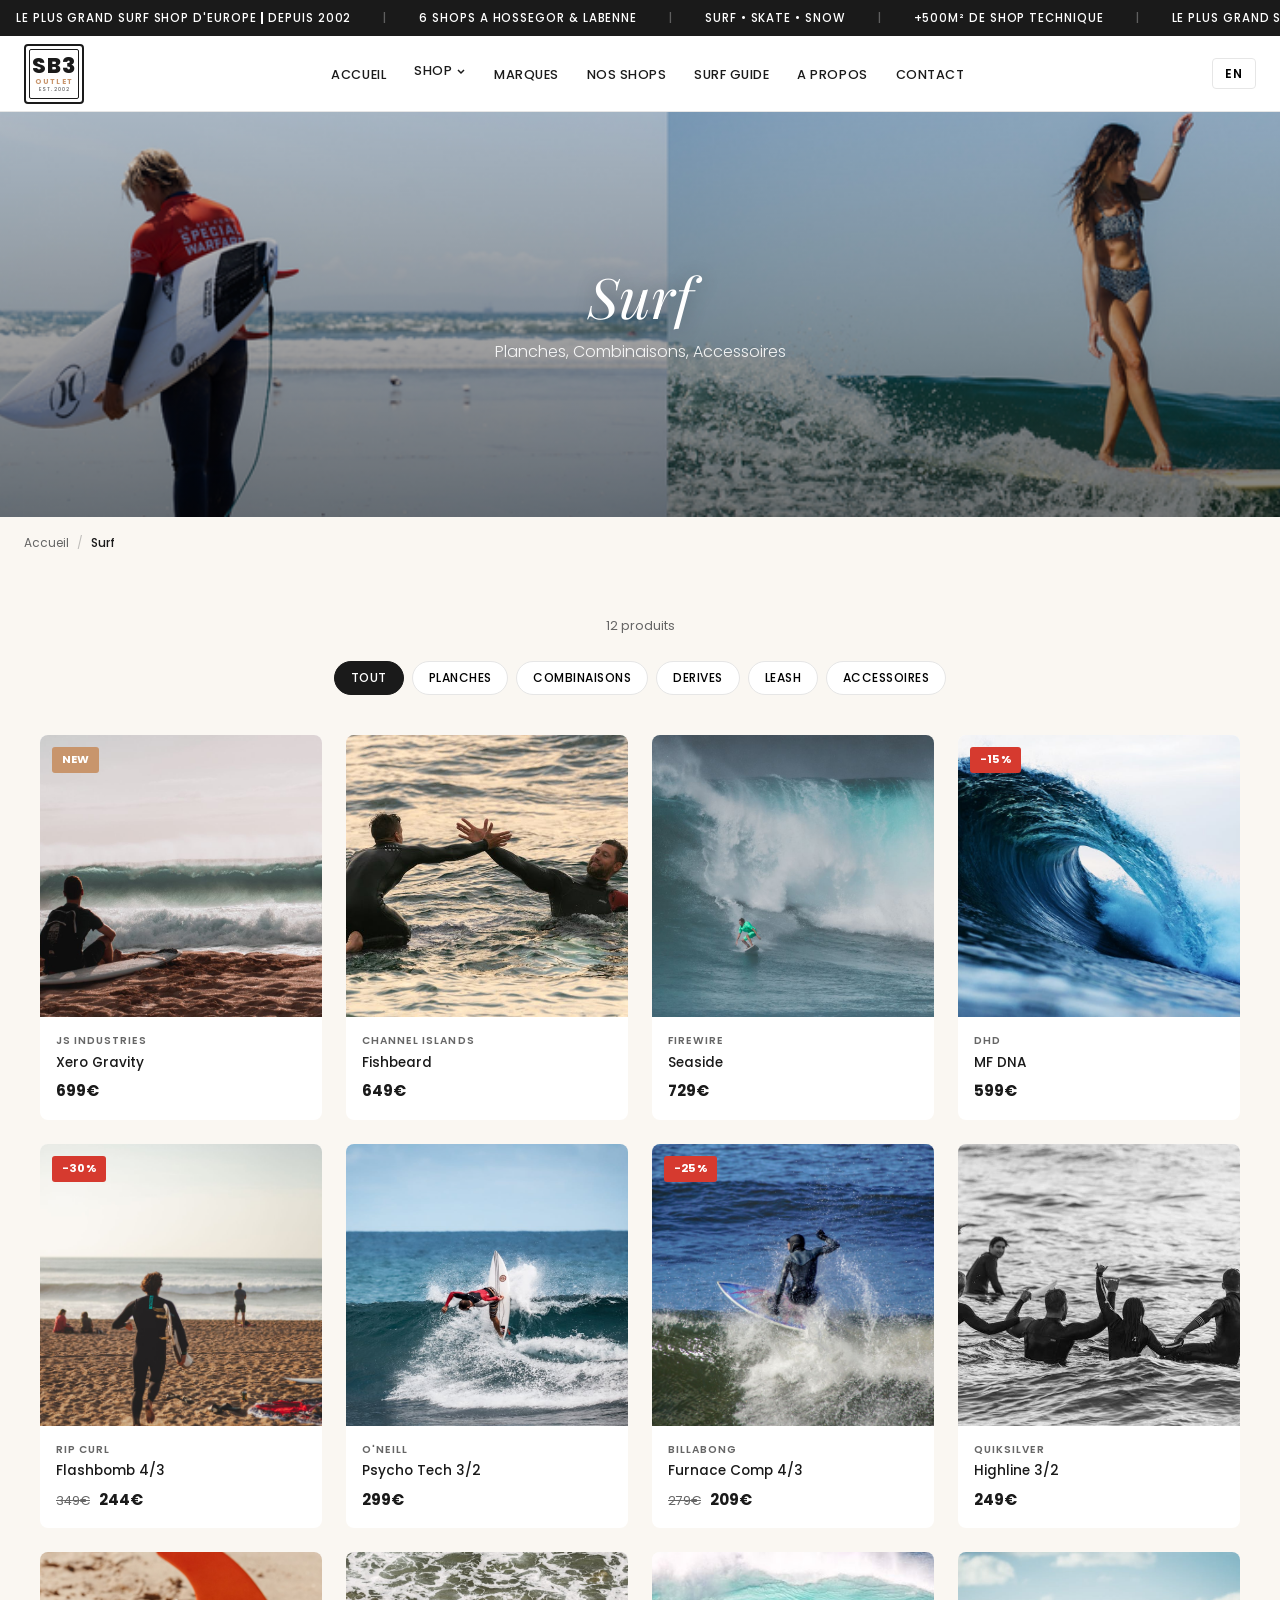
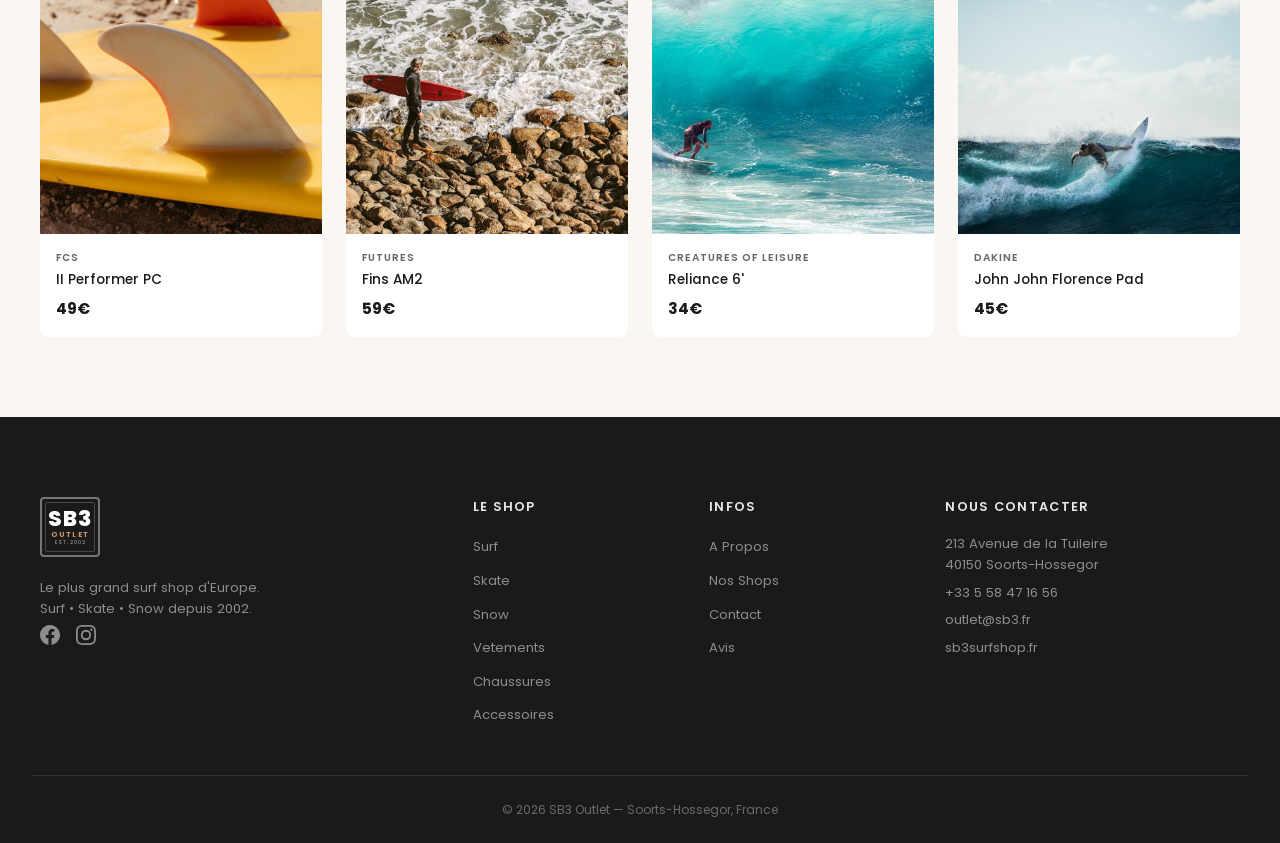
<file: surf.html>
<!DOCTYPE html>
<html lang="fr">
<head>
  <meta charset="UTF-8">
  <meta name="viewport" content="width=device-width, initial-scale=1.0">
  <meta name="description" content="SB3 Outlet Surf - Planches, combinaisons et accessoires des plus grandes marques. Hossegor, capitale du surf.">
  <meta name="theme-color" content="#1a1a1a">
  <title>Surf | SB3 Outlet - Hossegor</title>
  <link rel="preconnect" href="https://fonts.googleapis.com">
  <link rel="preconnect" href="https://fonts.gstatic.com" crossorigin>
  <link href="https://fonts.googleapis.com/css2?family=Poppins:wght@300;400;500;600;700;800&family=Playfair+Display:ital,wght@0,400;0,700;1,400&display=swap" rel="stylesheet">
  <link rel="stylesheet" href="css/style.css">
</head>
<body>

  <!-- ====== TOP BAR (scrolling announcements) ====== -->
  <div class="top-bar" id="top-bar">
    <div class="top-bar__track">
      <span class="top-bar__item">
        <span class="fr">Le plus grand surf shop d'Europe</span>
        <span class="en">Europe's Largest Surf Shop</span>
        <strong> | </strong>
        <span class="fr">Depuis 2002</span>
        <span class="en">Since 2002</span>
      </span>
      <span class="top-bar__sep">|</span>
      <span class="top-bar__item">
        <span class="fr">6 shops a Hossegor &amp; Labenne</span>
        <span class="en">6 shops in Hossegor &amp; Labenne</span>
      </span>
      <span class="top-bar__sep">|</span>
      <span class="top-bar__item">
        <span class="fr">Surf &bull; Skate &bull; Snow</span>
        <span class="en">Surf &bull; Skate &bull; Snow</span>
      </span>
      <span class="top-bar__sep">|</span>
      <span class="top-bar__item">
        <span class="fr">+500m&sup2; de shop technique</span>
        <span class="en">+500m&sup2; Technical Shop</span>
      </span>
      <span class="top-bar__sep">|</span>
      <span class="top-bar__item">
        <span class="fr">Le plus grand surf shop d'Europe</span>
        <span class="en">Europe's Largest Surf Shop</span>
        <strong> | </strong>
        <span class="fr">Depuis 2002</span>
        <span class="en">Since 2002</span>
      </span>
      <span class="top-bar__sep">|</span>
      <span class="top-bar__item">
        <span class="fr">6 shops a Hossegor &amp; Labenne</span>
        <span class="en">6 shops in Hossegor &amp; Labenne</span>
      </span>
      <span class="top-bar__sep">|</span>
      <span class="top-bar__item">
        <span class="fr">Surf &bull; Skate &bull; Snow</span>
        <span class="en">Surf &bull; Skate &bull; Snow</span>
      </span>
      <span class="top-bar__sep">|</span>
      <span class="top-bar__item">
        <span class="fr">+500m&sup2; de shop technique</span>
        <span class="en">+500m&sup2; Technical Shop</span>
      </span>
    </div>
  </div>

  <!-- ====== NAV ====== -->
  <nav class="nav" id="nav">
    <div class="nav__inner">
      <div class="nav__logo">
        <a href="index.html">
          <div class="logo-badge">
            <span class="logo-badge__main">SB3</span>
            <span class="logo-badge__sub">OUTLET</span>
            <span class="logo-badge__est">EST. 2002</span>
          </div>
        </a>
      </div>

      <ul class="nav__links" id="nav-links">
        <li><a href="index.html">
          <span class="fr">Accueil</span>
          <span class="en">Home</span>
        </a></li>
        <li class="nav__dropdown">
          <span class="nav__dropdown-trigger">
            <span class="fr">Shop</span>
            <span class="en">Shop</span>
            <svg class="nav__dropdown-arrow" viewBox="0 0 10 10" fill="none" stroke="currentColor" stroke-width="1.5"><path d="M2 4l3 3 3-3"/></svg>
          </span>
          <div class="nav__dropdown-menu">
            <div class="nav__dropdown-menu-inner">
              <a href="surf.html">Surf</a>
              <a href="skate.html">Skate</a>
              <a href="snow.html">Snow</a>
              <a href="clothing.html"><span class="fr">Vetements</span><span class="en">Clothing</span></a>
              <a href="shoes.html"><span class="fr">Chaussures</span><span class="en">Shoes</span></a>
              <a href="accessories.html"><span class="fr">Accessoires</span><span class="en">Accessories</span></a>
            </div>
          </div>
        </li>
        <li><a href="brands.html">
          <span class="fr">Marques</span>
          <span class="en">Brands</span>
        </a></li>
        <li><a href="shops.html">
          <span class="fr">Nos Shops</span>
          <span class="en">Our Shops</span>
        </a></li>
        <li><a href="surf-guide.html">
          <span class="fr">Surf Guide</span>
          <span class="en">Surf Guide</span>
        </a></li>
        <li><a href="about.html">
          <span class="fr">A Propos</span>
          <span class="en">About</span>
        </a></li>
        <li><a href="contact.html">
          <span class="fr">Contact</span>
          <span class="en">Contact</span>
        </a></li>
      </ul>

      <div class="nav__actions">
        <button class="nav__lang-btn" id="lang-toggle" aria-label="Toggle language">
          <span class="fr">EN</span>
          <span class="en">FR</span>
        </button>
        <button class="nav__burger" id="burger" aria-expanded="false" aria-controls="mobile-menu" aria-label="Menu">
          <span></span><span></span><span></span>
        </button>
      </div>
    </div>
  </nav>

  <!-- Mobile menu -->
  <div class="mobile-menu" id="mobile-menu" aria-hidden="true">
    <a href="index.html"><span class="fr">Accueil</span><span class="en">Home</span></a>
    <details>
      <summary><span class="fr">Shop</span><span class="en">Shop</span></summary>
      <div class="mobile-submenu">
        <a href="surf.html">Surf</a>
        <a href="skate.html">Skate</a>
        <a href="snow.html">Snow</a>
        <a href="clothing.html"><span class="fr">Vetements</span><span class="en">Clothing</span></a>
        <a href="shoes.html"><span class="fr">Chaussures</span><span class="en">Shoes</span></a>
        <a href="accessories.html"><span class="fr">Accessoires</span><span class="en">Accessories</span></a>
      </div>
    </details>
    <a href="brands.html"><span class="fr">Marques</span><span class="en">Brands</span></a>
    <a href="shops.html"><span class="fr">Nos Shops</span><span class="en">Our Shops</span></a>
    <a href="surf-guide.html"><span class="fr">Surf Guide</span><span class="en">Surf Guide</span></a>
    <a href="about.html"><span class="fr">A Propos</span><span class="en">About</span></a>
    <a href="contact.html"><span class="fr">Contact</span><span class="en">Contact</span></a>
    <button class="mobile-menu__lang" id="lang-toggle-mobile">
      <span class="fr">English</span>
      <span class="en">Francais</span>
    </button>
  </div>

  <!-- ====== PAGE HERO ====== -->
  <section class="page-hero">
    <div class="page-hero__bg">
      <img src="images/all-surf.png" alt="Surf">
      <div class="page-hero__overlay"></div>
    </div>
    <div class="page-hero__content">
      <h1 class="page-hero__title">Surf</h1>
      <p class="page-hero__subtitle">
        <span class="fr">Planches, Combinaisons, Accessoires</span>
        <span class="en">Boards, Wetsuits, Accessories</span>
      </p>
    </div>
  </section>

  <!-- ====== BREADCRUMB ====== -->
  <div class="breadcrumb">
    <div class="breadcrumb__inner">
      <a href="index.html"><span class="fr">Accueil</span><span class="en">Home</span></a>
      <span class="breadcrumb__sep">/</span>
      <span class="breadcrumb__current">Surf</span>
    </div>
  </div>

  <!-- ====== CATEGORY PAGE ====== -->
  <section class="category-page">
    <div class="category-page__inner">
      <div class="category-page__header">
        <p class="category-page__count">
          <span class="fr">12 produits</span>
          <span class="en">12 products</span>
        </p>
        <div class="category-page__filters">
          <button class="filter-btn filter-btn--active" data-filter="all">
            <span class="fr">Tout</span><span class="en">All</span>
          </button>
          <button class="filter-btn" data-filter="boards">
            <span class="fr">Planches</span><span class="en">Boards</span>
          </button>
          <button class="filter-btn" data-filter="wetsuits">
            <span class="fr">Combinaisons</span><span class="en">Wetsuits</span>
          </button>
          <button class="filter-btn" data-filter="fins">
            <span class="fr">Derives</span><span class="en">Fins</span>
          </button>
          <button class="filter-btn" data-filter="leash">Leash</button>
          <button class="filter-btn" data-filter="accessories">
            <span class="fr">Accessoires</span><span class="en">Accessories</span>
          </button>
        </div>
      </div>

      <div class="category-grid">
        <!-- 1. JS INDUSTRIES Xero Gravity -->
        <div class="product-card" data-category="boards">
          <div class="product-card__img">
            <img src="images/photos/surf-shortboard.jpg" alt="JS Industries Xero Gravity" loading="lazy">
            <span class="product-card__badge product-card__badge--new">NEW</span>
          </div>
          <div class="product-card__info">
            <p class="product-card__brand">JS INDUSTRIES</p>
            <p class="product-card__name">Xero Gravity</p>
            <p class="product-card__price">699&euro;</p>
          </div>
        </div>

        <!-- 2. CHANNEL ISLANDS Fishbeard -->
        <div class="product-card" data-category="boards">
          <div class="product-card__img">
            <img src="images/photos/surf-longboard.jpg" alt="Channel Islands Fishbeard" loading="lazy">
          </div>
          <div class="product-card__info">
            <p class="product-card__brand">CHANNEL ISLANDS</p>
            <p class="product-card__name">Fishbeard</p>
            <p class="product-card__price">649&euro;</p>
          </div>
        </div>

        <!-- 3. FIREWIRE Seaside -->
        <div class="product-card" data-category="boards">
          <div class="product-card__img">
            <img src="images/photos/surf-action-2.jpg" alt="Firewire Seaside" loading="lazy">
          </div>
          <div class="product-card__info">
            <p class="product-card__brand">FIREWIRE</p>
            <p class="product-card__name">Seaside</p>
            <p class="product-card__price">729&euro;</p>
          </div>
        </div>

        <!-- 4. DHD MF DNA -->
        <div class="product-card" data-category="boards">
          <div class="product-card__img">
            <img src="images/photos/surf-barrel.jpg" alt="DHD MF DNA" loading="lazy">
            <span class="product-card__badge">-15%</span>
          </div>
          <div class="product-card__info">
            <p class="product-card__brand">DHD</p>
            <p class="product-card__name">MF DNA</p>
            <p class="product-card__price">599&euro;</p>
          </div>
        </div>

        <!-- 5. RIP CURL Flashbomb 4/3 -->
        <div class="product-card" data-category="wetsuits">
          <div class="product-card__img">
            <img src="images/photos/surf-wetsuit-mens.jpg" alt="Rip Curl Flashbomb 4/3" loading="lazy">
            <span class="product-card__badge">-30%</span>
          </div>
          <div class="product-card__info">
            <p class="product-card__brand">RIP CURL</p>
            <p class="product-card__name">Flashbomb 4/3</p>
            <p class="product-card__price"><span class="product-card__price--old">349&euro;</span> 244&euro;</p>
          </div>
        </div>

        <!-- 6. O'NEILL Psycho Tech 3/2 -->
        <div class="product-card" data-category="wetsuits">
          <div class="product-card__img">
            <img src="images/photos/surf-wetsuit-womens.jpg" alt="O'Neill Psycho Tech 3/2" loading="lazy">
          </div>
          <div class="product-card__info">
            <p class="product-card__brand">O'NEILL</p>
            <p class="product-card__name">Psycho Tech 3/2</p>
            <p class="product-card__price">299&euro;</p>
          </div>
        </div>

        <!-- 7. BILLABONG Furnace Comp 4/3 -->
        <div class="product-card" data-category="wetsuits">
          <div class="product-card__img">
            <img src="images/photos/mosaic-wetsuit-action.jpg" alt="Billabong Furnace Comp 4/3" loading="lazy">
            <span class="product-card__badge">-25%</span>
          </div>
          <div class="product-card__info">
            <p class="product-card__brand">BILLABONG</p>
            <p class="product-card__name">Furnace Comp 4/3</p>
            <p class="product-card__price"><span class="product-card__price--old">279&euro;</span> 209&euro;</p>
          </div>
        </div>

        <!-- 8. QUIKSILVER Highline 3/2 -->
        <div class="product-card" data-category="wetsuits">
          <div class="product-card__img">
            <img src="images/photos/surf-boardbag.jpg" alt="Quiksilver Highline 3/2" loading="lazy">
          </div>
          <div class="product-card__info">
            <p class="product-card__brand">QUIKSILVER</p>
            <p class="product-card__name">Highline 3/2</p>
            <p class="product-card__price">249&euro;</p>
          </div>
        </div>

        <!-- 9. FCS II Performer PC -->
        <div class="product-card" data-category="fins accessories">
          <div class="product-card__img">
            <img src="images/photos/surf-fins.jpg" alt="FCS II Performer PC" loading="lazy">
          </div>
          <div class="product-card__info">
            <p class="product-card__brand">FCS</p>
            <p class="product-card__name">II Performer PC</p>
            <p class="product-card__price">49&euro;</p>
          </div>
        </div>

        <!-- 10. FUTURES Fins AM2 -->
        <div class="product-card" data-category="fins accessories">
          <div class="product-card__img">
            <img src="images/photos/surf-wax.jpg" alt="Futures Fins AM2" loading="lazy">
          </div>
          <div class="product-card__info">
            <p class="product-card__brand">FUTURES</p>
            <p class="product-card__name">Fins AM2</p>
            <p class="product-card__price">59&euro;</p>
          </div>
        </div>

        <!-- 11. CREATURES OF LEISURE Reliance 6' -->
        <div class="product-card" data-category="leash accessories">
          <div class="product-card__img">
            <img src="images/photos/surf-leash.jpg" alt="Creatures of Leisure Reliance 6'" loading="lazy">
          </div>
          <div class="product-card__info">
            <p class="product-card__brand">CREATURES OF LEISURE</p>
            <p class="product-card__name">Reliance 6'</p>
            <p class="product-card__price">34&euro;</p>
          </div>
        </div>

        <!-- 12. DAKINE John John Florence Pad -->
        <div class="product-card" data-category="accessories">
          <div class="product-card__img">
            <img src="images/photos/surf-action-1.jpg" alt="Dakine John John Florence Pad" loading="lazy">
          </div>
          <div class="product-card__info">
            <p class="product-card__brand">DAKINE</p>
            <p class="product-card__name">John John Florence Pad</p>
            <p class="product-card__price">45&euro;</p>
          </div>
        </div>
      </div>
    </div>
  </section>

  <!-- ====== FOOTER ====== -->
  <footer class="footer">
    <div class="footer__top">
      <div class="footer__col">
        <div class="footer__logo">
          <div class="logo-badge logo-badge--light">
            <span class="logo-badge__main">SB3</span>
            <span class="logo-badge__sub">OUTLET</span>
            <span class="logo-badge__est">EST. 2002</span>
          </div>
        </div>
        <p class="footer__tagline"><span class="fr">Le plus grand surf shop d'Europe.<br>Surf &bull; Skate &bull; Snow depuis 2002.</span><span class="en">Europe's largest surf shop.<br>Surf &bull; Skate &bull; Snow since 2002.</span></p>
        <div class="footer__social">
          <a href="https://www.facebook.com/sb3outlethossegor/" target="_blank" rel="noopener noreferrer" aria-label="Facebook">
            <svg width="20" height="20" viewBox="0 0 24 24" fill="currentColor"><path d="M24 12.073c0-6.627-5.373-12-12-12s-12 5.373-12 12c0 5.99 4.388 10.954 10.125 11.854v-8.385H7.078v-3.47h3.047V9.43c0-3.007 1.792-4.669 4.533-4.669 1.312 0 2.686.235 2.686.235v2.953H15.83c-1.491 0-1.956.925-1.956 1.874v2.25h3.328l-.532 3.47h-2.796v8.385C19.612 23.027 24 18.062 24 12.073z"/></svg>
          </a>
          <a href="https://www.instagram.com/sb3surfshop/" target="_blank" rel="noopener noreferrer" aria-label="Instagram">
            <svg width="20" height="20" viewBox="0 0 24 24" fill="currentColor"><path d="M12 2.163c3.204 0 3.584.012 4.85.07 3.252.148 4.771 1.691 4.919 4.919.058 1.265.069 1.645.069 4.849 0 3.205-.012 3.584-.069 4.849-.149 3.225-1.664 4.771-4.919 4.919-1.266.058-1.644.07-4.85.07-3.204 0-3.584-.012-4.849-.07-3.26-.149-4.771-1.699-4.919-4.92-.058-1.265-.07-1.644-.07-4.849 0-3.204.013-3.583.07-4.849.149-3.227 1.664-4.771 4.919-4.919 1.266-.057 1.645-.069 4.849-.069zM12 0C8.741 0 8.333.014 7.053.072 2.695.272.273 2.69.073 7.052.014 8.333 0 8.741 0 12c0 3.259.014 3.668.072 4.948.2 4.358 2.618 6.78 6.98 6.98C8.333 23.986 8.741 24 12 24c3.259 0 3.668-.014 4.948-.072 4.354-.2 6.782-2.618 6.979-6.98.059-1.28.073-1.689.073-4.948 0-3.259-.014-3.667-.072-4.947-.196-4.354-2.617-6.78-6.979-6.98C15.668.014 15.259 0 12 0zm0 5.838a6.162 6.162 0 100 12.324 6.162 6.162 0 000-12.324zM12 16a4 4 0 110-8 4 4 0 010 8zm6.406-11.845a1.44 1.44 0 100 2.881 1.44 1.44 0 000-2.881z"/></svg>
          </a>
        </div>
      </div>
      <div class="footer__col">
        <h4><span class="fr">Le Shop</span><span class="en">The Shop</span></h4>
        <ul>
          <li><a href="surf.html">Surf</a></li>
          <li><a href="skate.html">Skate</a></li>
          <li><a href="snow.html">Snow</a></li>
          <li><a href="clothing.html"><span class="fr">Vetements</span><span class="en">Clothing</span></a></li>
          <li><a href="shoes.html"><span class="fr">Chaussures</span><span class="en">Shoes</span></a></li>
          <li><a href="accessories.html"><span class="fr">Accessoires</span><span class="en">Accessories</span></a></li>
        </ul>
      </div>
      <div class="footer__col">
        <h4><span class="fr">Infos</span><span class="en">Info</span></h4>
        <ul>
          <li><a href="about.html"><span class="fr">A Propos</span><span class="en">About Us</span></a></li>
          <li><a href="shops.html"><span class="fr">Nos Shops</span><span class="en">Our Shops</span></a></li>
          <li><a href="contact.html"><span class="fr">Contact</span><span class="en">Contact</span></a></li>
          <li><a href="index.html#reviews"><span class="fr">Avis</span><span class="en">Reviews</span></a></li>
        </ul>
      </div>
      <div class="footer__col">
        <h4><span class="fr">Nous Contacter</span><span class="en">Contact Us</span></h4>
        <p>213 Avenue de la Tuileire<br>40150 Soorts-Hossegor</p>
        <p><a href="tel:+33558471656">+33 5 58 47 16 56</a></p>
        <p><a href="mailto:outlet@sb3.fr">outlet@sb3.fr</a></p>
        <p><a href="https://sb3surfshop.fr" target="_blank" rel="noopener noreferrer">sb3surfshop.fr</a></p>
      </div>
    </div>
    <div class="footer__bottom">
      <p>&copy; 2026 SB3 Outlet &mdash; Soorts-Hossegor, France</p>
    </div>
  </footer>

  <script src="js/main.js"></script>
</body>
</html>
</file>
<file: css/style.css>
/* ============================================
   SB3 Outlet v2 - Multi-Page Design System
   Jack's Surfboards Inspired
   Warm editorial lifestyle aesthetic
   Mobile-first responsive
   ============================================ */

/* --- Reset & Base --- */
*, *::before, *::after { box-sizing: border-box; margin: 0; padding: 0; }

:root {
  --color-bg: #fff;
  --color-text: #1a1a1a;
  --color-text-light: #666;
  --color-accent: #d63a2f;
  --color-warm: #c8956c;
  --color-sand: #f5f0e8;
  --color-cream: #faf7f2;
  --color-dark: #1a1a1a;
  --color-border: #e6e6e6;
  --font-body: 'Poppins', sans-serif;
  --font-display: 'Playfair Display', serif;
  --nav-height: 76px;
  --top-bar-height: 36px;
  --max-width: 1440px;
}

html { scroll-behavior: smooth; }
body {
  font-family: var(--font-body);
  color: var(--color-text);
  background: var(--color-bg);
  line-height: 1.6;
  -webkit-font-smoothing: antialiased;
}
img { display: block; max-width: 100%; height: auto; }
a { color: inherit; text-decoration: none; }
ul { list-style: none; }
button { cursor: pointer; border: none; background: none; font-family: inherit; }

/* --- Language toggle --- */
.en { display: none; }
html.lang-en .en { display: inline; }
html.lang-en .fr { display: none; }

/* --- Scroll Reveal --- */
.reveal {
  opacity: 0;
  transform: translateY(30px);
  transition: opacity 0.7s ease, transform 0.7s ease;
}
.reveal--visible {
  opacity: 1;
  transform: translateY(0);
}

/* ============================================
   TOP BAR
   ============================================ */
.top-bar {
  background: var(--color-dark);
  color: #fff;
  font-size: 0.72rem;
  font-weight: 500;
  letter-spacing: 0.08em;
  text-transform: uppercase;
  height: var(--top-bar-height);
  overflow: hidden;
  position: relative;
  z-index: 1001;
}
.top-bar__track {
  display: flex;
  align-items: center;
  height: 100%;
  white-space: nowrap;
  animation: marquee 30s linear infinite;
  gap: 2rem;
  padding: 0 1rem;
}
.top-bar__sep { opacity: 0.3; }
@keyframes marquee {
  0% { transform: translateX(0); }
  100% { transform: translateX(-50%); }
}

/* ============================================
   NAV
   ============================================ */
.nav {
  position: sticky;
  top: 0;
  z-index: 1000;
  background: rgba(255,255,255,0.97);
  backdrop-filter: blur(12px);
  -webkit-backdrop-filter: blur(12px);
  height: var(--nav-height);
  border-bottom: 1px solid var(--color-border);
  transition: box-shadow 0.3s ease;
}
.nav--scrolled { box-shadow: 0 2px 20px rgba(0,0,0,0.08); }
.nav__inner {
  max-width: var(--max-width);
  margin: 0 auto;
  height: 100%;
  display: flex;
  align-items: center;
  justify-content: space-between;
  padding: 0 1.5rem;
}
.nav__logo a { display: flex; align-items: center; }

/* Logo Badge */
.logo-badge {
  position: relative;
  display: flex;
  flex-direction: column;
  align-items: center;
  justify-content: center;
  width: 60px;
  height: 60px;
  border: 2px solid var(--color-dark);
  text-align: center;
  line-height: 1;
  border-radius: 4px;
  background: transparent;
}
.logo-badge::before {
  content: '';
  position: absolute;
  inset: 3px;
  border: 1px solid var(--color-dark);
  border-radius: 2px;
  pointer-events: none;
}
.logo-badge__main {
  font-size: 1.35rem;
  font-weight: 800;
  letter-spacing: 0.05em;
  color: var(--color-dark);
  line-height: 1;
}
.logo-badge__sub {
  font-size: 0.45rem;
  font-weight: 700;
  letter-spacing: 0.18em;
  text-transform: uppercase;
  color: var(--color-warm);
  margin-top: 1px;
}
.logo-badge__est {
  font-size: 0.32rem;
  font-weight: 500;
  letter-spacing: 0.15em;
  color: var(--color-text-light);
  margin-top: 2px;
}
.logo-badge--light { border-color: rgba(255,255,255,0.4); }
.logo-badge--light::before { border-color: rgba(255,255,255,0.2); }
.logo-badge--light .logo-badge__main { color: #fff; }
.logo-badge--light .logo-badge__sub { color: var(--color-warm); }
.logo-badge--light .logo-badge__est { color: rgba(255,255,255,0.5); }

/* Nav Links */
.nav__links {
  display: none;
  gap: 1.75rem;
}
.nav__links a {
  font-size: 0.8rem;
  font-weight: 500;
  letter-spacing: 0.04em;
  text-transform: uppercase;
  color: var(--color-text);
  transition: color 0.2s;
  position: relative;
}
.nav__links a::after {
  content: '';
  position: absolute;
  bottom: -4px;
  left: 0;
  width: 0;
  height: 2px;
  background: var(--color-warm);
  transition: width 0.3s ease;
}
.nav__links a:hover::after { width: 100%; }
.nav__links a:hover { color: var(--color-warm); }
.nav__links a.active { color: var(--color-warm); }
.nav__links a.active::after { width: 100%; }

/* Nav dropdown */
.nav__dropdown {
  position: relative;
}
.nav__dropdown-trigger {
  display: flex;
  align-items: center;
  gap: 4px;
  font-size: 0.8rem;
  font-weight: 500;
  letter-spacing: 0.04em;
  text-transform: uppercase;
  color: var(--color-text);
  transition: color 0.2s;
  cursor: pointer;
  position: relative;
  padding: 0;
}
.nav__dropdown-trigger::after {
  content: '';
  position: absolute;
  bottom: -4px;
  left: 0;
  width: 0;
  height: 2px;
  background: var(--color-warm);
  transition: width 0.3s ease;
}
.nav__dropdown:hover .nav__dropdown-trigger::after { width: 100%; }
.nav__dropdown:hover .nav__dropdown-trigger { color: var(--color-warm); }
.nav__dropdown-arrow {
  width: 10px;
  height: 10px;
  transition: transform 0.2s;
}
.nav__dropdown:hover .nav__dropdown-arrow { transform: rotate(180deg); }
.nav__dropdown-menu {
  position: absolute;
  top: 100%;
  left: 50%;
  transform: translateX(-50%);
  padding-top: 16px;
  opacity: 0;
  visibility: hidden;
  transition: opacity 0.25s, visibility 0.25s;
}
.nav__dropdown:hover .nav__dropdown-menu {
  opacity: 1;
  visibility: visible;
}
.nav__dropdown-menu-inner {
  background: #fff;
  border: 1px solid var(--color-border);
  border-radius: 8px;
  padding: 0.75rem 0;
  min-width: 180px;
  box-shadow: 0 8px 30px rgba(0,0,0,0.1);
}
.nav__dropdown-menu a {
  display: block;
  padding: 0.5rem 1.25rem;
  font-size: 0.78rem;
  font-weight: 500;
  letter-spacing: 0.03em;
  text-transform: uppercase;
  white-space: nowrap;
  transition: background 0.15s, color 0.15s;
}
.nav__dropdown-menu a::after { display: none; }
.nav__dropdown-menu a:hover {
  background: var(--color-cream);
  color: var(--color-warm);
}

.nav__actions {
  display: flex;
  align-items: center;
  gap: 1rem;
}
.nav__lang-btn {
  font-size: 0.75rem;
  font-weight: 600;
  letter-spacing: 0.1em;
  padding: 0.35rem 0.75rem;
  border: 1px solid var(--color-border);
  border-radius: 4px;
  transition: all 0.2s;
}
.nav__lang-btn:hover {
  background: var(--color-dark);
  color: #fff;
  border-color: var(--color-dark);
}
.nav__icon-btn {
  display: flex;
  align-items: center;
  justify-content: center;
  color: var(--color-text);
  transition: color 0.2s;
  padding: 4px;
}
.nav__icon-btn:hover { color: var(--color-warm); }

/* Burger */
.nav__burger {
  display: flex;
  flex-direction: column;
  gap: 5px;
  padding: 4px;
}
.nav__burger span {
  display: block;
  width: 22px;
  height: 2px;
  background: var(--color-dark);
  transition: all 0.3s ease;
}
.nav__burger[aria-expanded="true"] span:nth-child(1) { transform: translateY(7px) rotate(45deg); }
.nav__burger[aria-expanded="true"] span:nth-child(2) { opacity: 0; }
.nav__burger[aria-expanded="true"] span:nth-child(3) { transform: translateY(-7px) rotate(-45deg); }

/* Mobile menu */
.mobile-menu {
  position: fixed;
  top: calc(var(--nav-height) + var(--top-bar-height));
  left: 0;
  right: 0;
  bottom: 0;
  background: #fff;
  padding: 2rem;
  display: flex;
  flex-direction: column;
  gap: 0;
  transform: translateX(100%);
  transition: transform 0.35s ease;
  z-index: 999;
  overflow-y: auto;
}
.mobile-menu--open { transform: translateX(0); }
.mobile-menu a,
.mobile-menu summary {
  font-size: 1.1rem;
  font-weight: 500;
  text-transform: uppercase;
  letter-spacing: 0.05em;
  padding: 0.75rem 0;
  border-bottom: 1px solid var(--color-border);
  display: block;
}
.mobile-menu details {
  border-bottom: 1px solid var(--color-border);
}
.mobile-menu details summary {
  border-bottom: none;
  cursor: pointer;
  list-style: none;
  display: flex;
  justify-content: space-between;
  align-items: center;
}
.mobile-menu details summary::-webkit-details-marker { display: none; }
.mobile-menu details summary::after {
  content: '+';
  font-size: 1.2rem;
  font-weight: 300;
  transition: transform 0.2s;
}
.mobile-menu details[open] summary::after { content: '-'; }
.mobile-menu details .mobile-submenu {
  padding: 0 0 0.75rem 1rem;
}
.mobile-menu details .mobile-submenu a {
  font-size: 0.9rem;
  padding: 0.5rem 0;
  border-bottom: none;
  color: var(--color-text-light);
}
.mobile-menu__lang {
  font-size: 0.85rem;
  font-weight: 600;
  padding: 0.75rem 1.5rem;
  border: 1px solid var(--color-dark);
  text-align: center;
  margin-top: 1.5rem;
  transition: all 0.2s;
}
.mobile-menu__lang:hover {
  background: var(--color-dark);
  color: #fff;
}

@media (min-width: 900px) {
  .nav__links { display: flex; }
  .nav__burger { display: none; }
  .mobile-menu { display: none !important; }
}

/* ============================================
   PAGE HERO (for subpages)
   ============================================ */
.page-hero {
  position: relative;
  height: 45vh;
  min-height: 320px;
  max-height: 500px;
  display: flex;
  align-items: center;
  justify-content: center;
  overflow: hidden;
  color: #fff;
  text-align: center;
}
.page-hero__bg {
  position: absolute;
  inset: 0;
  z-index: 0;
}
.page-hero__bg img {
  width: 100%;
  height: 100%;
  object-fit: cover;
}
.page-hero__overlay {
  position: absolute;
  inset: 0;
  background: linear-gradient(180deg, rgba(0,0,0,0.2) 0%, rgba(0,0,0,0.5) 100%);
}
.page-hero__content {
  position: relative;
  z-index: 1;
  padding: 2rem;
  max-width: 700px;
}
.page-hero__eyebrow {
  font-size: 0.75rem;
  font-weight: 500;
  letter-spacing: 0.25em;
  text-transform: uppercase;
  margin-bottom: 0.75rem;
  opacity: 0.9;
}
.page-hero__title {
  font-family: var(--font-display);
  font-style: italic;
  font-size: clamp(2rem, 6vw, 3.5rem);
  font-weight: 400;
  line-height: 1.1;
  text-shadow: 0 2px 20px rgba(0,0,0,0.3);
  margin-bottom: 0.75rem;
}
.page-hero__subtitle {
  font-size: clamp(0.85rem, 1.5vw, 1rem);
  font-weight: 300;
  opacity: 0.9;
}

/* ============================================
   HOMEPAGE HERO (video)
   ============================================ */
.hero {
  position: relative;
  height: 100vh;
  min-height: 500px;
  max-height: 900px;
  display: flex;
  align-items: center;
  justify-content: center;
  overflow: hidden;
  color: #fff;
}
.hero__video-wrap {
  position: absolute;
  inset: 0;
  z-index: 0;
}
.hero__video {
  width: 100%;
  height: 100%;
  object-fit: cover;
}
.hero__overlay {
  position: absolute;
  inset: 0;
  background: linear-gradient(180deg, rgba(0,0,0,0.15) 0%, rgba(0,0,0,0.35) 50%, rgba(0,0,0,0.55) 100%);
}
.hero__content {
  position: relative;
  z-index: 1;
  text-align: center;
  padding: 2rem;
  max-width: 700px;
}
.hero__eyebrow {
  font-size: 0.75rem;
  font-weight: 500;
  letter-spacing: 0.25em;
  text-transform: uppercase;
  margin-bottom: 1rem;
  opacity: 0.9;
}
.hero__title { margin-bottom: 1.25rem; }
.hero__title-script {
  font-family: var(--font-display);
  font-style: italic;
  font-size: clamp(2.5rem, 8vw, 5rem);
  font-weight: 400;
  line-height: 1.1;
  text-shadow: 0 2px 30px rgba(0,0,0,0.3);
}
.hero__subtitle {
  font-size: clamp(0.9rem, 2vw, 1.1rem);
  font-weight: 300;
  letter-spacing: 0.02em;
  margin-bottom: 2rem;
  opacity: 0.9;
}
.hero__cta {
  display: inline-block;
  padding: 0.9rem 2.5rem;
  background: #fff;
  color: var(--color-dark);
  font-size: 0.8rem;
  font-weight: 600;
  letter-spacing: 0.15em;
  text-transform: uppercase;
  transition: all 0.3s ease;
}
.hero__cta:hover {
  background: var(--color-warm);
  color: #fff;
}
.hero__scroll-hint {
  position: absolute;
  bottom: 2rem;
  left: 50%;
  transform: translateX(-50%);
  z-index: 1;
  animation: bounce 2s ease infinite;
  opacity: 0.7;
}
@keyframes bounce {
  0%, 100% { transform: translateX(-50%) translateY(0); }
  50% { transform: translateX(-50%) translateY(8px); }
}

/* ============================================
   SALE BANNER
   ============================================ */
.sale-banner { padding: 0; }
.sale-banner__grid {
  display: grid;
  grid-template-columns: 1fr;
  gap: 2px;
}
.sale-card {
  position: relative;
  display: block;
  overflow: hidden;
  aspect-ratio: 4/5;
}
.sale-card img {
  width: 100%;
  height: 100%;
  object-fit: cover;
  transition: transform 0.6s ease;
}
.sale-card:hover img { transform: scale(1.05); }
.sale-card__overlay {
  position: absolute;
  inset: 0;
  display: flex;
  flex-direction: column;
  align-items: center;
  justify-content: center;
  text-align: center;
  padding: 2rem;
  background: rgba(0,0,0,0.35);
  color: #fff;
  transition: background 0.3s;
}
.sale-card:hover .sale-card__overlay { background: rgba(0,0,0,0.5); }
.sale-card__label {
  font-size: 0.75rem;
  font-weight: 500;
  letter-spacing: 0.15em;
  text-transform: uppercase;
  margin-bottom: 0.25rem;
}
.sale-card__percent {
  font-size: clamp(3rem, 8vw, 5rem);
  font-weight: 800;
  line-height: 1;
  margin-bottom: 0.5rem;
}
.sale-card__desc {
  font-size: 0.8rem;
  font-weight: 300;
  margin-bottom: 1.5rem;
  max-width: 250px;
}
.sale-card__btn {
  display: inline-block;
  padding: 0.6rem 1.5rem;
  border: 2px solid #fff;
  font-size: 0.72rem;
  font-weight: 600;
  letter-spacing: 0.12em;
  text-transform: uppercase;
  transition: all 0.3s;
}
.sale-card:hover .sale-card__btn {
  background: #fff;
  color: var(--color-dark);
}
@media (min-width: 768px) {
  .sale-banner__grid { grid-template-columns: repeat(3, 1fr); }
  .sale-card { aspect-ratio: auto; min-height: 420px; }
}

/* ============================================
   ALL SURF PHOTO GRID (mosaic)
   ============================================ */
.all-surf {
  padding: 0.5rem;
  background: var(--color-dark);
}
.all-surf__grid {
  display: grid;
  grid-template-columns: 1fr;
  gap: 0.5rem;
}
.all-surf__item {
  position: relative;
  display: block;
  overflow: hidden;
  aspect-ratio: 1;
}
.all-surf__item img {
  width: 100%;
  height: 100%;
  object-fit: cover;
  transition: transform 0.6s ease;
}
.all-surf__item:hover img { transform: scale(1.08); }
.all-surf__item-overlay {
  position: absolute;
  inset: 0;
  display: flex;
  flex-direction: column;
  align-items: flex-start;
  justify-content: flex-end;
  padding: 1.5rem;
  background: linear-gradient(0deg, rgba(0,0,0,0.6) 0%, rgba(0,0,0,0) 60%);
  color: #fff;
}
.all-surf__item-overlay strong {
  font-size: 1.4rem;
  font-weight: 700;
  letter-spacing: 0.05em;
}
.all-surf__item-overlay p {
  font-size: 0.8rem;
  font-weight: 300;
  opacity: 0.9;
  margin-top: 0.25rem;
}
.all-surf__item-eyebrow {
  font-size: 0.65rem !important;
  letter-spacing: 0.15em;
  text-transform: uppercase;
  opacity: 0.7 !important;
  margin-bottom: 0.25rem;
}
@media (min-width: 768px) {
  .all-surf__grid {
    grid-template-columns: repeat(3, 1fr);
    grid-template-rows: auto auto;
  }
  .all-surf__item--large {
    grid-column: 1 / 2;
    grid-row: 1 / 3;
    aspect-ratio: auto;
  }
  .all-surf__item--wide { grid-column: 2 / 4; }
  .all-surf__item { aspect-ratio: 4/3; }
  .all-surf__item--large { aspect-ratio: auto; }
}
@media (min-width: 1024px) {
  .all-surf { padding: 0.5rem 2rem; }
  .all-surf__item-overlay strong { font-size: 1.8rem; }
}

/* ============================================
   SECTION SHARED
   ============================================ */
.section-title {
  text-align: center;
  font-size: clamp(1.5rem, 4vw, 2.2rem);
  font-weight: 700;
  letter-spacing: -0.01em;
  margin-bottom: 2.5rem;
  text-transform: uppercase;
}
.section-subtitle {
  text-align: center;
  font-size: 1rem;
  color: var(--color-text-light);
  max-width: 650px;
  margin: -1.5rem auto 2.5rem;
  line-height: 1.6;
}

/* ============================================
   SHOP BY CATEGORY
   ============================================ */
.categories {
  padding: 4rem 1.5rem;
  background: var(--color-cream);
}
.categories__grid {
  display: grid;
  grid-template-columns: repeat(2, 1fr);
  gap: 1rem;
  max-width: 1200px;
  margin: 0 auto;
}
.cat-card {
  position: relative;
  display: block;
  overflow: hidden;
  border-radius: 8px;
  aspect-ratio: 3/4;
}
.cat-card img {
  width: 100%;
  height: 100%;
  object-fit: cover;
  transition: transform 0.6s ease;
}
.cat-card:hover img { transform: scale(1.08); }
.cat-card__overlay {
  position: absolute;
  inset: 0;
  display: flex;
  flex-direction: column;
  align-items: center;
  justify-content: center;
  text-align: center;
  padding: 1.5rem;
  background: rgba(0,0,0,0.4);
  color: #fff;
  transition: background 0.3s;
}
.cat-card:hover .cat-card__overlay { background: rgba(0,0,0,0.55); }
.cat-card__overlay h3 {
  font-size: 1.3rem;
  font-weight: 700;
  letter-spacing: 0.08em;
  margin-bottom: 0.3rem;
}
.cat-card__overlay p {
  font-size: 0.75rem;
  font-weight: 300;
  opacity: 0.9;
}
.cat-card__count {
  font-size: 0.65rem;
  font-weight: 600;
  letter-spacing: 0.12em;
  text-transform: uppercase;
  opacity: 0.7;
  margin-top: 0.5rem;
}
@media (min-width: 768px) {
  .categories__grid { grid-template-columns: repeat(3, 1fr); gap: 1.25rem; }
  .cat-card__overlay h3 { font-size: 1.5rem; }
}
@media (min-width: 1024px) {
  .categories { padding: 5rem 2rem; }
}

/* ============================================
   BRANDS BAR
   ============================================ */
.brands {
  padding: 3rem 1.5rem 4rem;
  background: #fff;
}
.brands__track {
  overflow: hidden;
  position: relative;
  max-width: 1400px;
  margin: 0 auto;
}
.brands__track::before,
.brands__track::after {
  content: '';
  position: absolute;
  top: 0;
  bottom: 0;
  width: 60px;
  z-index: 1;
  pointer-events: none;
}
.brands__track::before { left: 0; background: linear-gradient(90deg, #fff, transparent); }
.brands__track::after { right: 0; background: linear-gradient(-90deg, #fff, transparent); }
.brands__scroll {
  display: flex;
  align-items: center;
  gap: 3rem;
  animation: brandScroll 25s linear infinite;
  white-space: nowrap;
}
.brand-logo {
  font-size: 1rem;
  font-weight: 700;
  letter-spacing: 0.1em;
  color: var(--color-text-light);
  opacity: 0.5;
  transition: opacity 0.3s;
  flex-shrink: 0;
}
.brand-logo:hover { opacity: 1; }
@keyframes brandScroll {
  0% { transform: translateX(0); }
  100% { transform: translateX(-50%); }
}

/* ============================================
   PRODUCT CARDS (shared)
   ============================================ */
.products {
  padding: 4rem 1.5rem;
  background: var(--color-sand);
}
.products__tabs {
  display: flex;
  justify-content: center;
  gap: 0.5rem;
  margin-bottom: 2.5rem;
  flex-wrap: wrap;
}
.products__tab {
  padding: 0.5rem 1.2rem;
  font-size: 0.78rem;
  font-weight: 500;
  letter-spacing: 0.05em;
  text-transform: uppercase;
  border: 1px solid var(--color-border);
  border-radius: 100px;
  transition: all 0.2s;
  background: #fff;
}
.products__tab:hover { border-color: var(--color-dark); }
.products__tab--active {
  background: var(--color-dark);
  color: #fff;
  border-color: var(--color-dark);
}
.products__grid {
  display: grid;
  grid-template-columns: repeat(2, 1fr);
  gap: 1.25rem;
  max-width: 1200px;
  margin: 0 auto;
}
.product-card {
  background: #fff;
  border-radius: 8px;
  overflow: hidden;
  transition: transform 0.3s, box-shadow 0.3s;
}
.product-card:hover {
  transform: translateY(-4px);
  box-shadow: 0 8px 30px rgba(0,0,0,0.1);
}
.product-card.hidden { display: none; }
.product-card__img {
  position: relative;
  aspect-ratio: 1;
  overflow: hidden;
}
.product-card__img img {
  width: 100%;
  height: 100%;
  object-fit: cover;
  transition: transform 0.5s;
}
.product-card:hover .product-card__img img { transform: scale(1.05); }
.product-card__badge {
  position: absolute;
  top: 0.75rem;
  left: 0.75rem;
  background: var(--color-accent);
  color: #fff;
  font-size: 0.7rem;
  font-weight: 700;
  padding: 0.25rem 0.6rem;
  border-radius: 3px;
  letter-spacing: 0.03em;
}
.product-card__badge--new { background: var(--color-warm); }
.product-card__info { padding: 1rem; }
.product-card__brand {
  font-size: 0.65rem;
  font-weight: 600;
  letter-spacing: 0.1em;
  color: var(--color-text-light);
  text-transform: uppercase;
  margin-bottom: 0.25rem;
}
.product-card__name {
  font-size: 0.85rem;
  font-weight: 500;
  margin-bottom: 0.5rem;
  line-height: 1.3;
}
.product-card__price {
  font-size: 0.95rem;
  font-weight: 700;
}
.product-card__price--old {
  text-decoration: line-through;
  color: var(--color-text-light);
  font-weight: 400;
  font-size: 0.8rem;
  margin-right: 0.4rem;
}
@media (min-width: 768px) {
  .products__grid { grid-template-columns: repeat(3, 1fr); }
}
@media (min-width: 1024px) {
  .products { padding: 5rem 2rem; }
  .products__grid { grid-template-columns: repeat(4, 1fr); gap: 1.5rem; }
}

/* ============================================
   GOOGLE REVIEWS
   ============================================ */
.reviews {
  padding: 4rem 1.5rem;
  background: #fff;
}
.reviews__summaries {
  display: flex;
  justify-content: center;
  gap: 2rem;
  margin-bottom: 2.5rem;
  flex-wrap: wrap;
}
.reviews__summary {
  text-align: center;
  padding: 1.5rem 2rem;
  background: var(--color-cream);
  border-radius: 12px;
  min-width: 200px;
}
.reviews__summary h3 {
  font-size: 1rem;
  font-weight: 700;
  margin-bottom: 0.5rem;
}
.stars-svg { width: 110px; height: 22px; }
.reviews__rating { font-size: 1.5rem; font-weight: 700; margin: 0.25rem 0; }
.reviews__count { font-size: 0.75rem; color: var(--color-text-light); }
.reviews__grid {
  display: grid;
  grid-template-columns: 1fr;
  gap: 1.25rem;
  max-width: 1200px;
  margin: 0 auto 2rem;
}
.review-card {
  padding: 1.5rem;
  background: var(--color-cream);
  border-radius: 12px;
}
.review-card__header {
  display: flex;
  align-items: center;
  gap: 0.75rem;
  margin-bottom: 0.75rem;
}
.review-card__avatar {
  width: 40px;
  height: 40px;
  border-radius: 50%;
  background: var(--color-warm);
  color: #fff;
  display: flex;
  align-items: center;
  justify-content: center;
  font-weight: 700;
  font-size: 0.9rem;
  flex-shrink: 0;
}
.review-card__name { font-weight: 600; font-size: 0.9rem; }
.review-card__stars { color: #f4b400; font-size: 0.85rem; letter-spacing: 2px; }
.review-card__text {
  font-size: 0.85rem;
  line-height: 1.6;
  color: var(--color-text-light);
  font-style: italic;
}
.reviews__cta { text-align: center; }
@media (min-width: 768px) {
  .reviews__grid { grid-template-columns: repeat(2, 1fr); }
}
@media (min-width: 1024px) {
  .reviews { padding: 5rem 2rem; }
  .reviews__grid { grid-template-columns: repeat(4, 1fr); }
}

/* ============================================
   SHOPS
   ============================================ */
.shops {
  padding: 4rem 1.5rem;
  background: var(--color-sand);
}
.shops__intro {
  text-align: center;
  font-size: 1rem;
  color: var(--color-text-light);
  margin-bottom: 2.5rem;
  max-width: 700px;
  margin-left: auto;
  margin-right: auto;
}
.shops__grid {
  display: grid;
  grid-template-columns: 1fr;
  gap: 1.25rem;
  max-width: 1200px;
  margin: 0 auto;
}
.shop-card {
  background: #fff;
  border-radius: 12px;
  overflow: hidden;
  padding: 1.75rem;
}
.shop-card--featured { border: 2px solid var(--color-warm); }
.shop-card h3 { font-size: 1.2rem; font-weight: 700; margin-bottom: 0.5rem; }
.shop-card__badge {
  display: inline-block;
  font-size: 0.65rem;
  font-weight: 700;
  letter-spacing: 0.12em;
  color: var(--color-warm);
  text-transform: uppercase;
  margin-bottom: 0.75rem;
}
.shop-card__address {
  font-size: 0.85rem;
  color: var(--color-text-light);
  margin-bottom: 0.5rem;
  line-height: 1.5;
}
.shop-card__details {
  font-size: 0.8rem;
  color: var(--color-text-light);
  margin-bottom: 0.5rem;
}
.shop-card__hours {
  font-size: 0.8rem;
  font-weight: 500;
  margin-bottom: 0.5rem;
}
.shop-card__phone a,
.shop-card__email {
  font-size: 0.85rem;
  color: var(--color-warm);
  font-weight: 500;
}
.shop-card__phone a:hover,
.shop-card__email:hover { text-decoration: underline; }
.shop-card__map {
  margin-top: 1.25rem;
  border-radius: 8px;
  overflow: hidden;
  aspect-ratio: 16/9;
}
.shop-card__map iframe {
  width: 100%;
  height: 100%;
  border: none;
}
@media (min-width: 768px) {
  .shops__grid { grid-template-columns: repeat(2, 1fr); }
  .shop-card--featured {
    grid-column: 1 / -1;
    display: grid;
    grid-template-columns: 1fr 1fr;
    gap: 2rem;
  }
  .shop-card--featured .shop-card__map { margin-top: 0; aspect-ratio: auto; min-height: 250px; }
}
@media (min-width: 1024px) {
  .shops { padding: 5rem 2rem; }
}

/* ============================================
   NEWSLETTER
   ============================================ */
.newsletter {
  padding: 4rem 1.5rem;
  background: var(--color-cream);
  text-align: center;
}
.newsletter__inner {
  max-width: 560px;
  margin: 0 auto;
}
.newsletter__title {
  font-size: clamp(1.4rem, 3.5vw, 2rem);
  font-weight: 700;
  letter-spacing: -0.01em;
  margin-bottom: 0.75rem;
}
.newsletter__desc {
  font-size: 0.88rem;
  color: var(--color-text-light);
  margin-bottom: 2rem;
  line-height: 1.6;
}
.newsletter__form {
  display: flex;
  border: 2px solid var(--color-dark);
  overflow: hidden;
  max-width: 440px;
  margin: 0 auto;
}
.newsletter__input {
  flex: 1;
  padding: 0.85rem 1.25rem;
  border: none;
  background: #fff;
  font-family: var(--font-body);
  font-size: 0.88rem;
  color: var(--color-text);
  outline: none;
}
.newsletter__input::placeholder { color: var(--color-text-light); letter-spacing: 0.03em; }
.newsletter__btn {
  display: flex;
  align-items: center;
  justify-content: center;
  padding: 0 1.25rem;
  background: var(--color-dark);
  color: #fff;
  border: none;
  transition: background 0.2s;
}
.newsletter__btn:hover { background: var(--color-warm); }
@media (min-width: 1024px) {
  .newsletter { padding: 5rem 2rem; }
}

/* ============================================
   FOOTER
   ============================================ */
.footer {
  background: var(--color-dark);
  color: #fff;
  padding: 4rem 1.5rem 1.5rem;
}
.footer__top {
  display: grid;
  grid-template-columns: 1fr;
  gap: 2.5rem;
  max-width: 1200px;
  margin: 0 auto 3rem;
}
.footer__logo { margin-bottom: 1.25rem; }
.footer__tagline {
  font-size: 0.85rem;
  color: rgba(255,255,255,0.6);
  line-height: 1.6;
  margin-bottom: 1.25rem;
}
.footer__social { display: flex; gap: 1rem; }
.footer__social a { color: rgba(255,255,255,0.5); transition: color 0.2s; }
.footer__social a:hover { color: #fff; }
.footer__col h4 {
  font-size: 0.8rem;
  font-weight: 600;
  letter-spacing: 0.1em;
  text-transform: uppercase;
  margin-bottom: 1rem;
  color: rgba(255,255,255,0.9);
}
.footer__col ul { display: flex; flex-direction: column; gap: 0.5rem; }
.footer__col li a,
.footer__col p,
.footer__col p a {
  font-size: 0.82rem;
  color: rgba(255,255,255,0.5);
  transition: color 0.2s;
}
.footer__col li a:hover,
.footer__col p a:hover { color: #fff; }
.footer__col p { margin-bottom: 0.4rem; }
.footer__bottom {
  border-top: 1px solid rgba(255,255,255,0.1);
  padding-top: 1.5rem;
  text-align: center;
}
.footer__bottom p {
  font-size: 0.75rem;
  color: rgba(255,255,255,0.35);
}
@media (min-width: 768px) {
  .footer__top { grid-template-columns: 2fr 1fr 1fr 1.5fr; }
  .footer { padding: 5rem 2rem 1.5rem; }
}

/* ============================================
   BUTTONS (shared)
   ============================================ */
.btn {
  display: inline-flex;
  align-items: center;
  gap: 0.5rem;
  padding: 0.75rem 1.75rem;
  font-size: 0.8rem;
  font-weight: 600;
  letter-spacing: 0.05em;
  text-transform: uppercase;
  transition: all 0.3s;
  border: none;
  cursor: pointer;
}
.btn--primary {
  background: var(--color-dark);
  color: #fff;
}
.btn--primary:hover {
  background: var(--color-warm);
}
.btn--outline {
  background: transparent;
  border: 2px solid var(--color-dark);
  color: var(--color-dark);
}
.btn--outline:hover {
  background: var(--color-dark);
  color: #fff;
}
.btn--outline-light {
  background: transparent;
  border: 2px solid #fff;
  color: #fff;
}
.btn--outline-light:hover {
  background: #fff;
  color: var(--color-dark);
}
.btn--warm {
  background: var(--color-warm);
  color: #fff;
}
.btn--warm:hover {
  background: #b07a54;
}

/* ============================================
   BREADCRUMB
   ============================================ */
.breadcrumb {
  padding: 1rem 1.5rem;
  background: var(--color-cream);
  font-size: 0.75rem;
  color: var(--color-text-light);
}
.breadcrumb__inner {
  max-width: var(--max-width);
  margin: 0 auto;
  display: flex;
  align-items: center;
  gap: 0.5rem;
  flex-wrap: wrap;
}
.breadcrumb a {
  color: var(--color-text-light);
  transition: color 0.2s;
}
.breadcrumb a:hover { color: var(--color-warm); }
.breadcrumb__sep { opacity: 0.4; }
.breadcrumb__current { color: var(--color-text); font-weight: 500; }

/* ============================================
   CATEGORY PAGE - PRODUCT GRID
   ============================================ */
.category-page {
  padding: 3rem 1.5rem 5rem;
  background: var(--color-cream);
}
.category-page__inner {
  max-width: 1200px;
  margin: 0 auto;
}
.category-page__header {
  margin-bottom: 2.5rem;
}
.category-page__count {
  font-size: 0.8rem;
  color: var(--color-text-light);
  margin-bottom: 1.5rem;
  text-align: center;
}
.category-page__filters {
  display: flex;
  justify-content: center;
  gap: 0.5rem;
  flex-wrap: wrap;
  margin-bottom: 2rem;
}
.filter-btn {
  padding: 0.45rem 1rem;
  font-size: 0.75rem;
  font-weight: 500;
  letter-spacing: 0.04em;
  text-transform: uppercase;
  border: 1px solid var(--color-border);
  border-radius: 100px;
  background: #fff;
  transition: all 0.2s;
  cursor: pointer;
}
.filter-btn:hover { border-color: var(--color-dark); }
.filter-btn--active {
  background: var(--color-dark);
  color: #fff;
  border-color: var(--color-dark);
}
.category-grid {
  display: grid;
  grid-template-columns: repeat(2, 1fr);
  gap: 1.25rem;
}
@media (min-width: 768px) {
  .category-grid { grid-template-columns: repeat(3, 1fr); }
}
@media (min-width: 1024px) {
  .category-page { padding: 3rem 2rem 5rem; }
  .category-grid { grid-template-columns: repeat(4, 1fr); gap: 1.5rem; }
}

/* ============================================
   ABOUT PAGE
   ============================================ */
.about-section {
  padding: 4rem 1.5rem;
}
.about-section:nth-child(even) { background: var(--color-cream); }
.about-section__inner {
  max-width: 1000px;
  margin: 0 auto;
}
.about-section__grid {
  display: grid;
  grid-template-columns: 1fr;
  gap: 2.5rem;
  align-items: center;
}
.about-section__text h2 {
  font-size: clamp(1.4rem, 3vw, 2rem);
  font-weight: 700;
  text-transform: uppercase;
  letter-spacing: -0.01em;
  margin-bottom: 1rem;
}
.about-section__text p {
  font-size: 0.92rem;
  line-height: 1.8;
  color: var(--color-text-light);
  margin-bottom: 1rem;
}
.about-section__text p:last-child { margin-bottom: 0; }
.about-section__img {
  border-radius: 12px;
  overflow: hidden;
}
.about-section__img img {
  width: 100%;
  height: auto;
}
.about-stats {
  display: grid;
  grid-template-columns: repeat(2, 1fr);
  gap: 1.5rem;
  margin-top: 2rem;
}
.about-stat {
  text-align: center;
  padding: 1.5rem;
  background: var(--color-sand);
  border-radius: 12px;
}
.about-stat__number {
  font-size: 2.2rem;
  font-weight: 800;
  color: var(--color-warm);
  line-height: 1;
  margin-bottom: 0.25rem;
}
.about-stat__label {
  font-size: 0.75rem;
  font-weight: 500;
  letter-spacing: 0.08em;
  text-transform: uppercase;
  color: var(--color-text-light);
}
@media (min-width: 768px) {
  .about-section__grid { grid-template-columns: 1fr 1fr; }
  .about-section__grid--reverse .about-section__img { order: -1; }
  .about-stats { grid-template-columns: repeat(4, 1fr); }
}
@media (min-width: 1024px) {
  .about-section { padding: 5rem 2rem; }
}

/* ============================================
   TIMELINE (history)
   ============================================ */
.timeline {
  max-width: 700px;
  margin: 0 auto;
  position: relative;
  padding-left: 2rem;
}
.timeline::before {
  content: '';
  position: absolute;
  left: 6px;
  top: 0;
  bottom: 0;
  width: 2px;
  background: var(--color-border);
}
.timeline__item {
  position: relative;
  padding-bottom: 2.5rem;
}
.timeline__item:last-child { padding-bottom: 0; }
.timeline__dot {
  position: absolute;
  left: -2rem;
  top: 4px;
  width: 14px;
  height: 14px;
  border-radius: 50%;
  background: var(--color-warm);
  border: 3px solid #fff;
  box-shadow: 0 0 0 2px var(--color-warm);
}
.timeline__year {
  font-size: 0.75rem;
  font-weight: 700;
  letter-spacing: 0.1em;
  color: var(--color-warm);
  text-transform: uppercase;
  margin-bottom: 0.25rem;
}
.timeline__text {
  font-size: 0.9rem;
  line-height: 1.6;
  color: var(--color-text-light);
}

/* ============================================
   CONTACT PAGE
   ============================================ */
.contact-section {
  padding: 4rem 1.5rem;
}
.contact-section__inner {
  max-width: 1000px;
  margin: 0 auto;
}
.contact-grid {
  display: grid;
  grid-template-columns: 1fr;
  gap: 2.5rem;
}
.contact-form {
  display: flex;
  flex-direction: column;
  gap: 1.25rem;
}
.form-group { display: flex; flex-direction: column; gap: 0.4rem; }
.form-group label {
  font-size: 0.78rem;
  font-weight: 600;
  letter-spacing: 0.05em;
  text-transform: uppercase;
}
.form-group input,
.form-group textarea,
.form-group select {
  padding: 0.8rem 1rem;
  border: 1px solid var(--color-border);
  font-family: var(--font-body);
  font-size: 0.88rem;
  color: var(--color-text);
  transition: border-color 0.2s;
  outline: none;
  background: #fff;
}
.form-group input:focus,
.form-group textarea:focus,
.form-group select:focus {
  border-color: var(--color-warm);
}
.form-group textarea { resize: vertical; min-height: 140px; }
.form-row {
  display: grid;
  grid-template-columns: 1fr;
  gap: 1.25rem;
}
@media (min-width: 768px) {
  .contact-grid { grid-template-columns: 1fr 1fr; }
  .form-row { grid-template-columns: 1fr 1fr; }
}
@media (min-width: 1024px) {
  .contact-section { padding: 5rem 2rem; }
}

.contact-info { display: flex; flex-direction: column; gap: 2rem; }
.contact-info__item h3 {
  font-size: 0.9rem;
  font-weight: 700;
  margin-bottom: 0.5rem;
  text-transform: uppercase;
  letter-spacing: 0.05em;
}
.contact-info__item p {
  font-size: 0.85rem;
  color: var(--color-text-light);
  line-height: 1.6;
}
.contact-info__item a {
  color: var(--color-warm);
  font-weight: 500;
}
.contact-info__item a:hover { text-decoration: underline; }

/* ============================================
   SURF GUIDE PAGE
   ============================================ */
.guide-section {
  padding: 4rem 1.5rem;
}
.guide-section:nth-child(even) { background: var(--color-cream); }
.guide-section__inner {
  max-width: 1100px;
  margin: 0 auto;
}
.spots-grid {
  display: grid;
  grid-template-columns: 1fr;
  gap: 1.5rem;
}
.spot-card {
  background: #fff;
  border-radius: 12px;
  overflow: hidden;
  display: grid;
  grid-template-columns: 1fr;
}
.spot-card__img {
  aspect-ratio: 16/9;
  overflow: hidden;
}
.spot-card__img img {
  width: 100%;
  height: 100%;
  object-fit: cover;
}
.spot-card__info { padding: 1.5rem; }
.spot-card__info h3 {
  font-size: 1.1rem;
  font-weight: 700;
  margin-bottom: 0.5rem;
}
.spot-card__level {
  display: inline-block;
  font-size: 0.65rem;
  font-weight: 700;
  letter-spacing: 0.1em;
  text-transform: uppercase;
  padding: 0.2rem 0.6rem;
  border-radius: 100px;
  margin-bottom: 0.75rem;
}
.spot-card__level--beginner { background: #d4edda; color: #155724; }
.spot-card__level--intermediate { background: #fff3cd; color: #856404; }
.spot-card__level--advanced { background: #f8d7da; color: #721c24; }
.spot-card__level--expert { background: #1a1a1a; color: #fff; }
.spot-card__info p {
  font-size: 0.85rem;
  line-height: 1.6;
  color: var(--color-text-light);
}
.spot-card__meta {
  display: flex;
  gap: 1.5rem;
  margin-top: 0.75rem;
  font-size: 0.75rem;
  color: var(--color-text-light);
}
.spot-card__meta span {
  display: flex;
  align-items: center;
  gap: 0.3rem;
}

/* Wetsuit guide table */
.wetsuit-table {
  width: 100%;
  border-collapse: collapse;
  margin-top: 1.5rem;
  font-size: 0.85rem;
}
.wetsuit-table th {
  background: var(--color-dark);
  color: #fff;
  padding: 0.75rem 1rem;
  font-weight: 600;
  letter-spacing: 0.05em;
  text-transform: uppercase;
  font-size: 0.72rem;
  text-align: left;
}
.wetsuit-table td {
  padding: 0.75rem 1rem;
  border-bottom: 1px solid var(--color-border);
}
.wetsuit-table tr:nth-child(even) { background: var(--color-cream); }

@media (min-width: 768px) {
  .spots-grid { grid-template-columns: repeat(2, 1fr); }
  .spot-card--featured {
    grid-column: 1 / -1;
    grid-template-columns: 1fr 1fr;
  }
  .spot-card--featured .spot-card__img { aspect-ratio: auto; min-height: 250px; }
}
@media (min-width: 1024px) {
  .guide-section { padding: 5rem 2rem; }
  .spots-grid { grid-template-columns: repeat(3, 1fr); }
  .spot-card--featured { grid-template-columns: 1fr 1fr; }
}

/* ============================================
   BRANDS PAGE
   ============================================ */
.brands-page {
  padding: 4rem 1.5rem;
  background: var(--color-cream);
}
.brands-page__inner {
  max-width: 1200px;
  margin: 0 auto;
}
.brands-grid {
  display: grid;
  grid-template-columns: repeat(2, 1fr);
  gap: 1rem;
}
.brand-card {
  background: #fff;
  border-radius: 8px;
  padding: 2rem 1.5rem;
  text-align: center;
  transition: transform 0.3s, box-shadow 0.3s;
  display: flex;
  align-items: center;
  justify-content: center;
  min-height: 100px;
}
.brand-card:hover {
  transform: translateY(-3px);
  box-shadow: 0 6px 20px rgba(0,0,0,0.08);
}
.brand-card__name {
  font-size: 1rem;
  font-weight: 700;
  letter-spacing: 0.1em;
  text-transform: uppercase;
  color: var(--color-text);
}
.brands-page__letter {
  font-size: 1.5rem;
  font-weight: 800;
  color: var(--color-warm);
  margin: 2rem 0 1rem;
  padding-bottom: 0.5rem;
  border-bottom: 2px solid var(--color-warm);
}
.brands-page__letter:first-child { margin-top: 0; }
@media (min-width: 768px) {
  .brands-grid { grid-template-columns: repeat(3, 1fr); }
}
@media (min-width: 1024px) {
  .brands-page { padding: 4rem 2rem; }
  .brands-grid { grid-template-columns: repeat(4, 1fr); gap: 1.25rem; }
}

/* ============================================
   SALE PAGE
   ============================================ */
.sale-hero {
  background: linear-gradient(rgba(0,0,0,0.45), rgba(0,0,0,0.45)), url('../images/hero-lifestyle.jpg') center/cover no-repeat;
  color: #fff;
  text-align: center;
  padding: 3rem 1.5rem;
}
.sale-hero__percent {
  font-size: clamp(4rem, 12vw, 8rem);
  font-weight: 800;
  line-height: 1;
  margin-bottom: 0.5rem;
}
.sale-hero__title {
  font-size: clamp(1.2rem, 3vw, 1.8rem);
  font-weight: 600;
  letter-spacing: 0.05em;
  text-transform: uppercase;
  margin-bottom: 0.5rem;
}
.sale-hero__subtitle {
  font-size: 0.9rem;
  font-weight: 300;
  opacity: 0.9;
}

/* ============================================
   UTILITY CLASSES
   ============================================ */
.container {
  max-width: var(--max-width);
  margin: 0 auto;
  padding: 0 1.5rem;
}
.text-center { text-align: center; }
.mt-2 { margin-top: 2rem; }
.mb-2 { margin-bottom: 2rem; }
</file>
